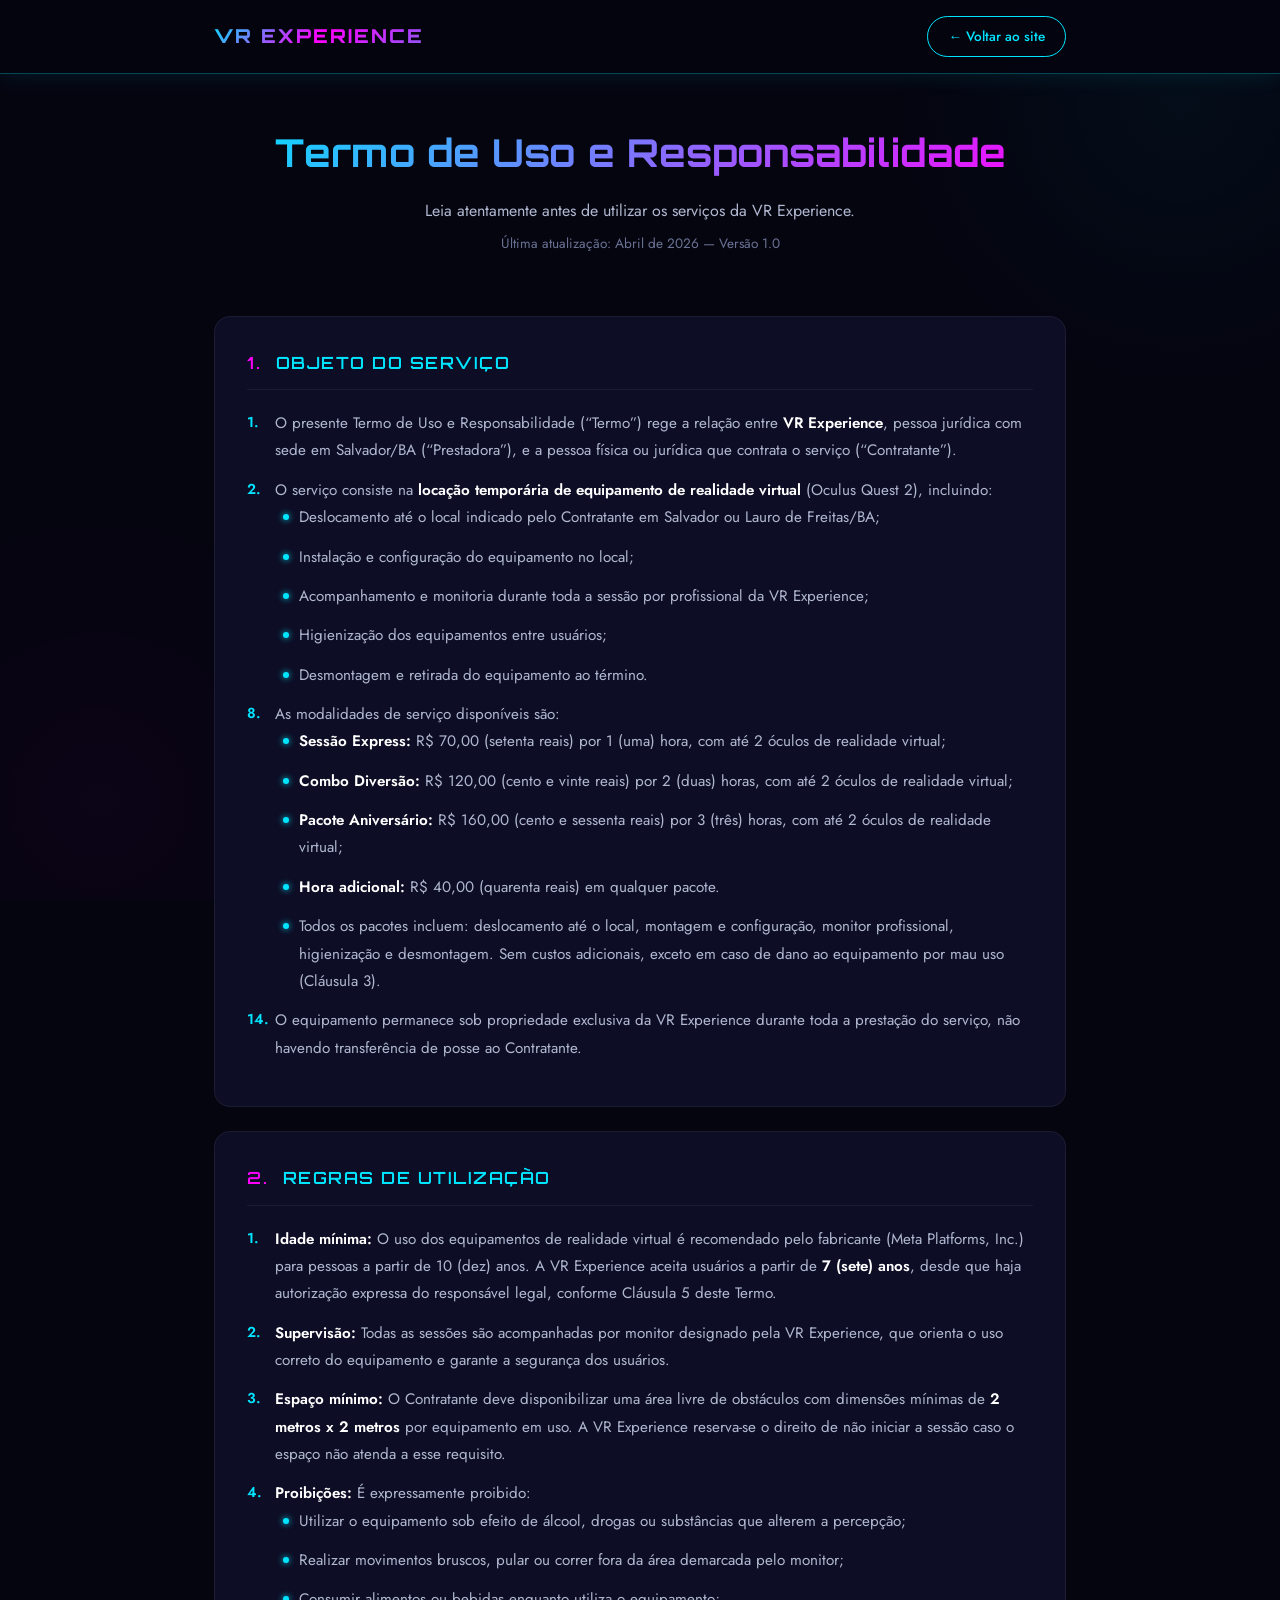
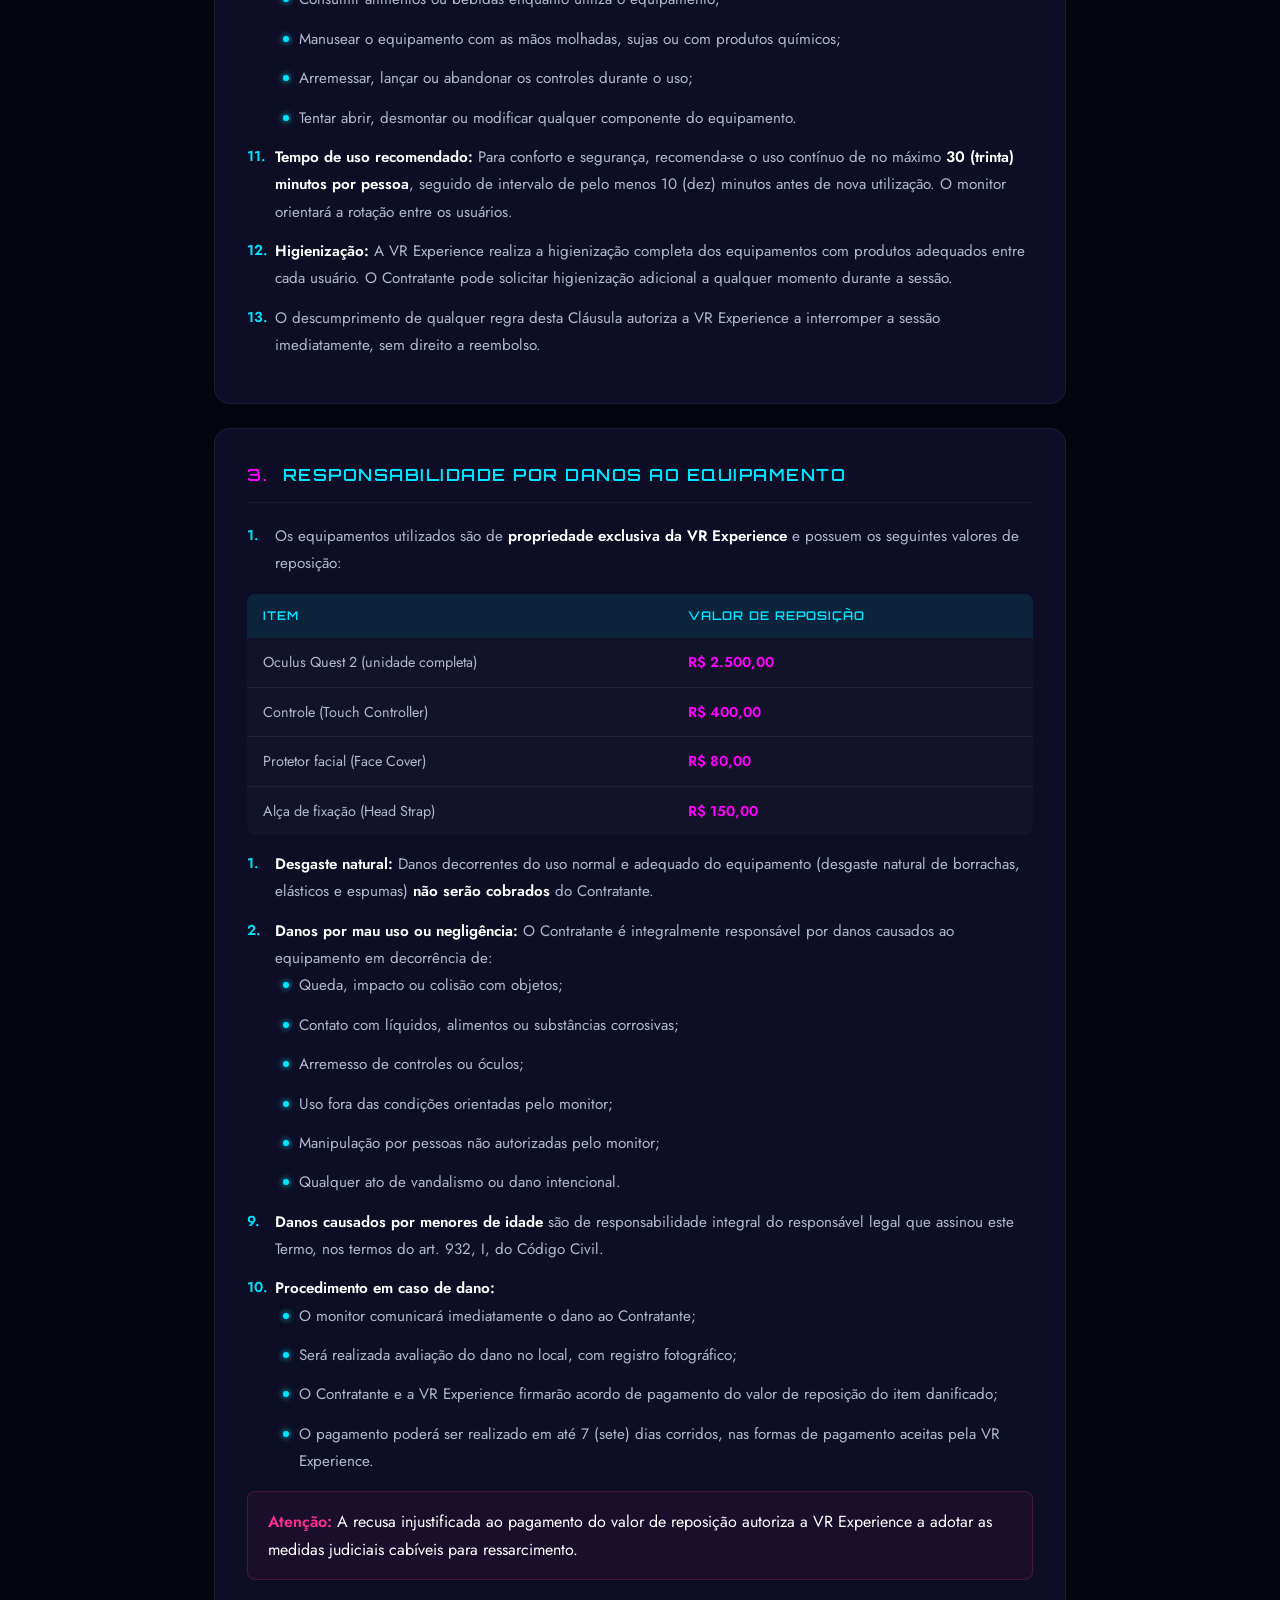
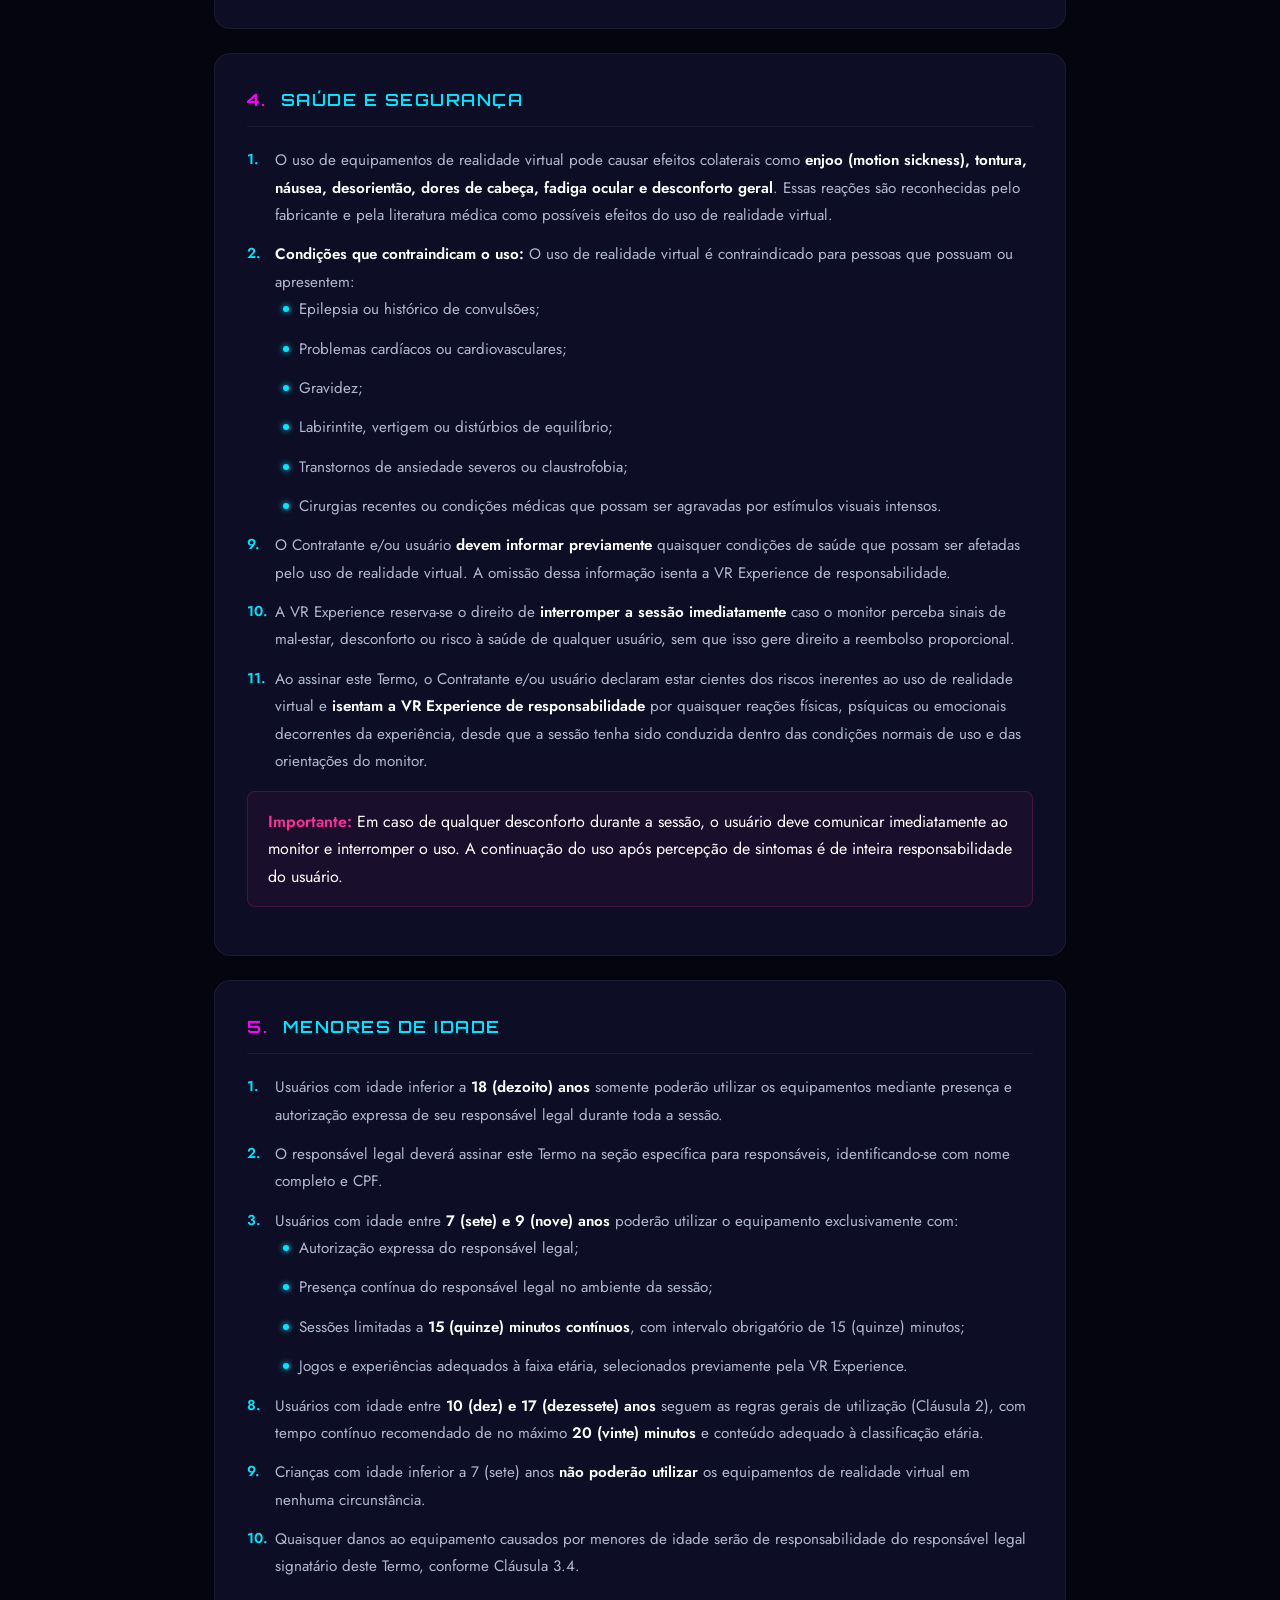
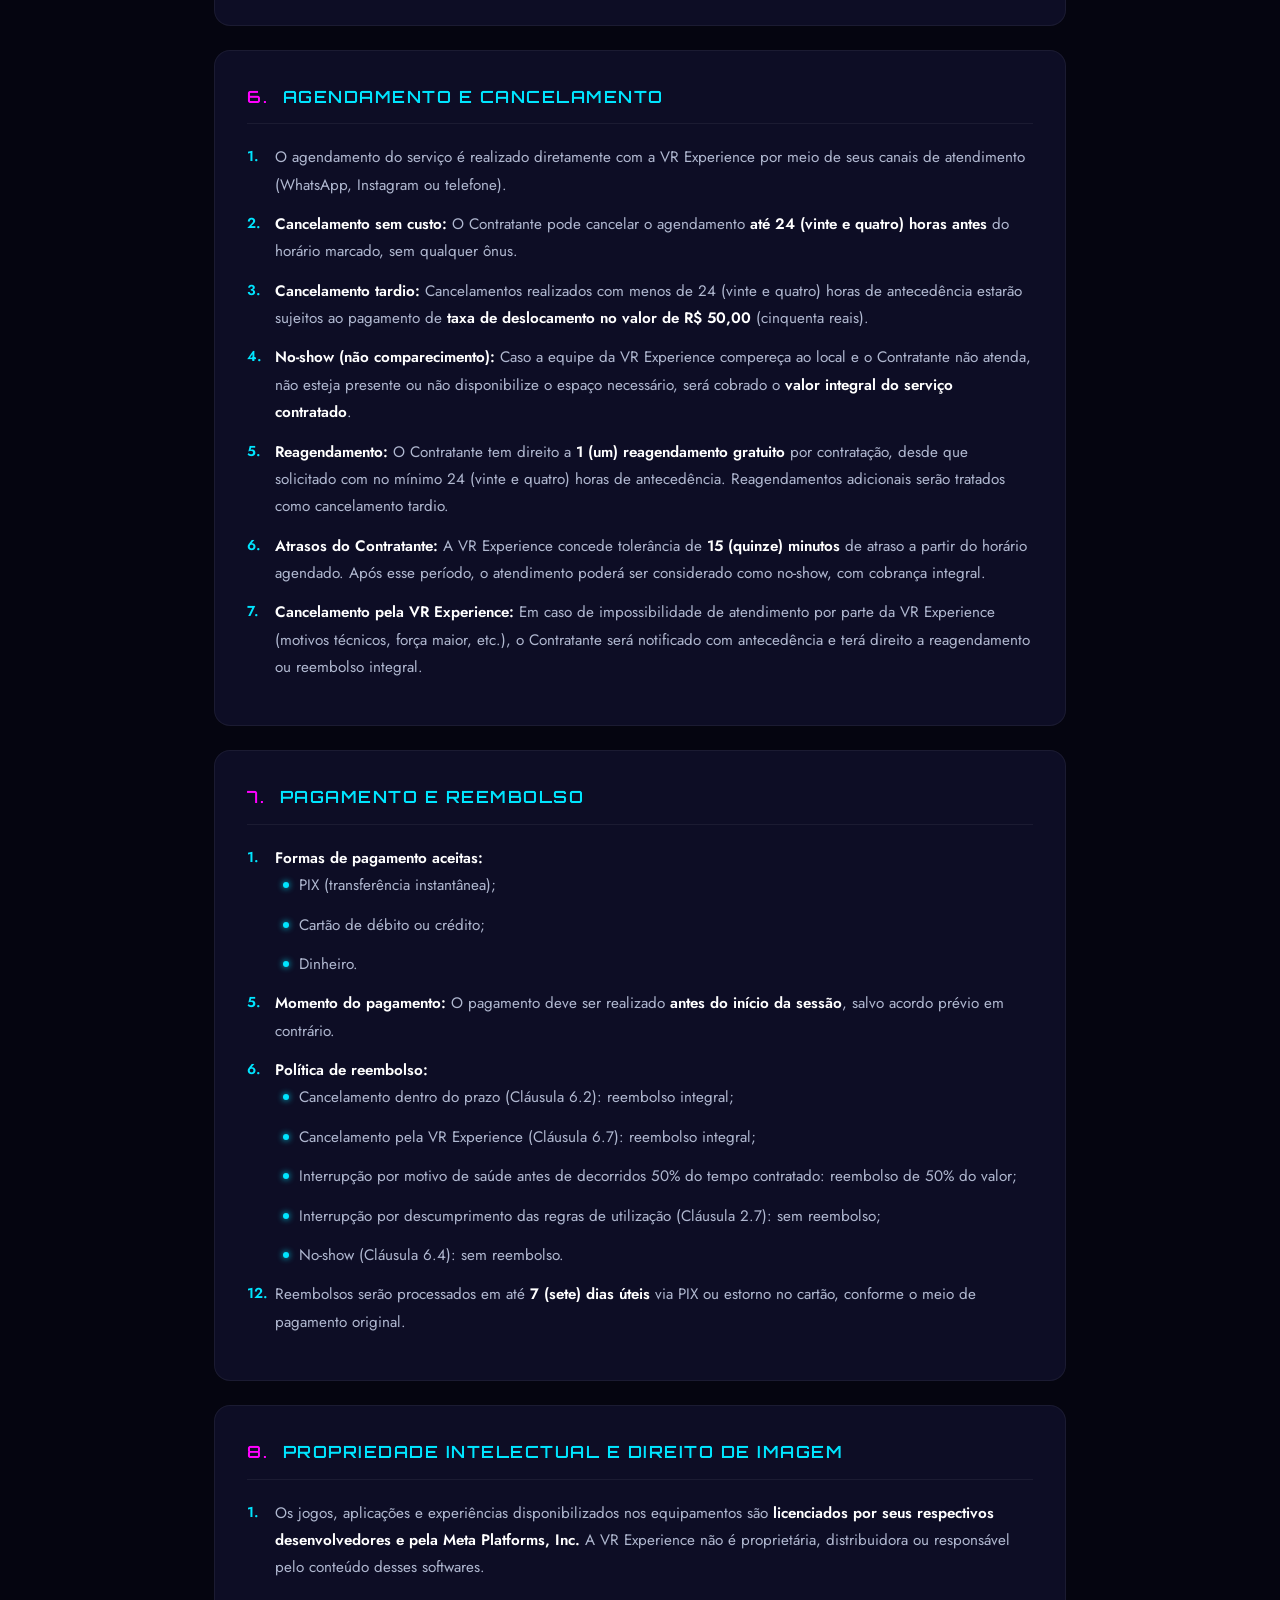
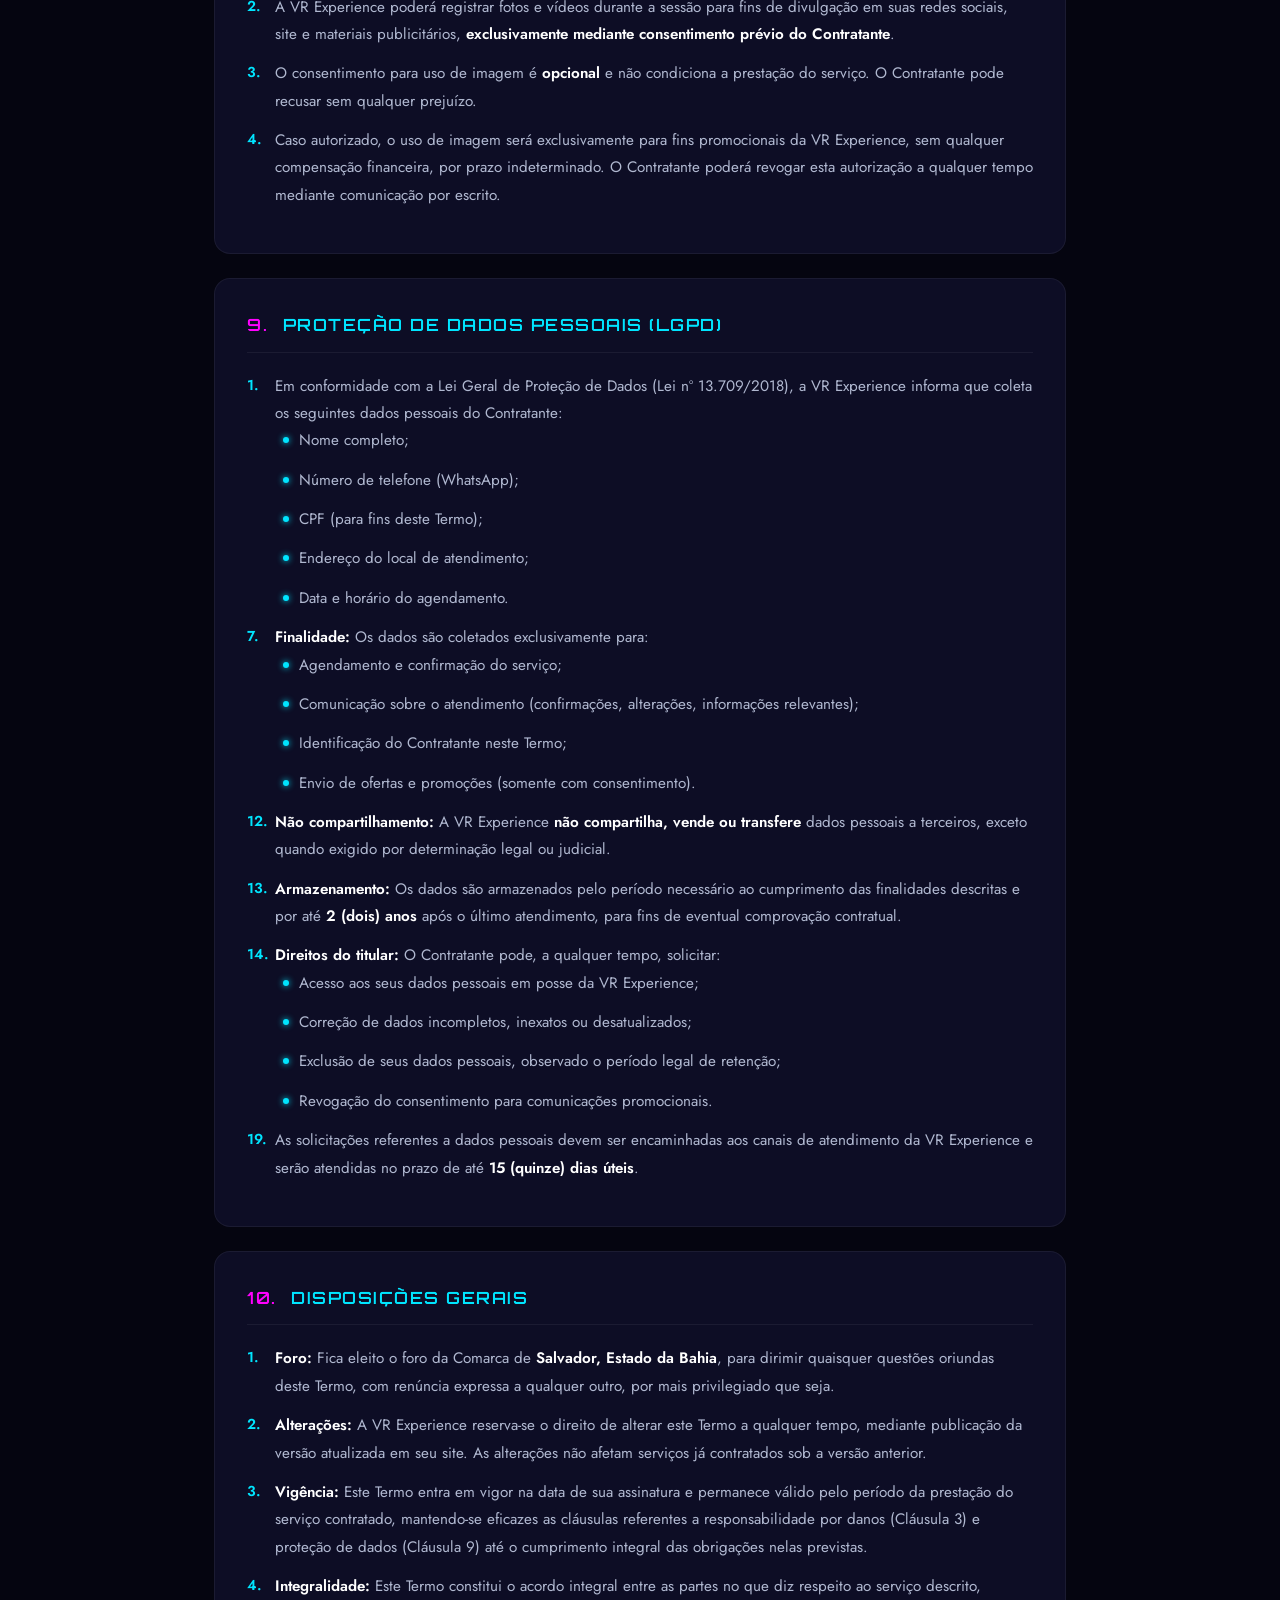
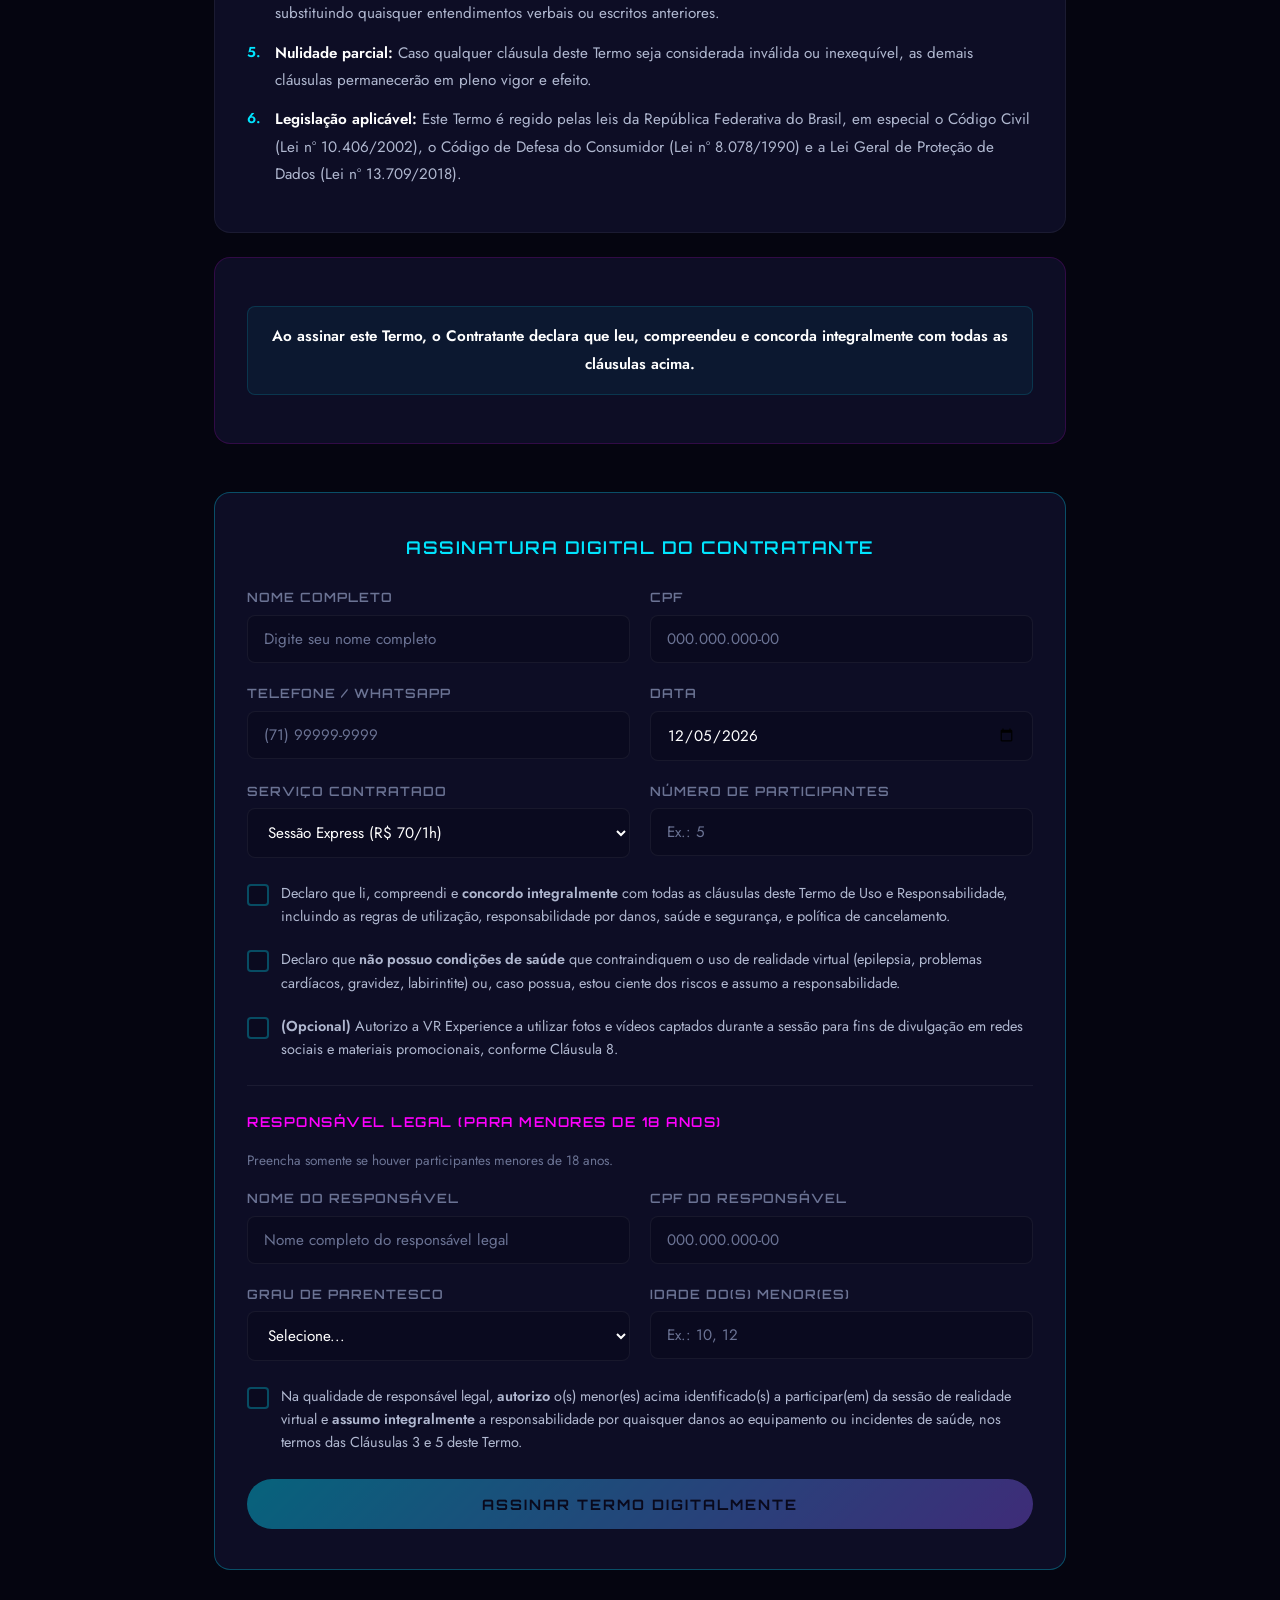
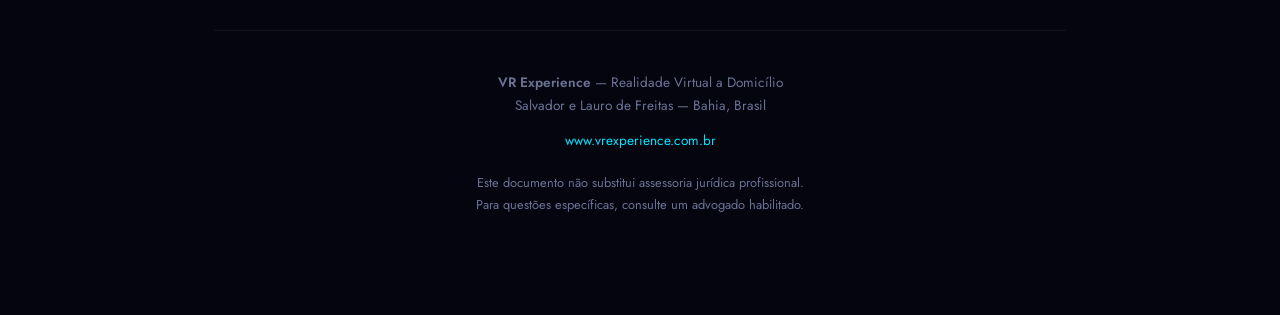
<file: termos.html>
<!DOCTYPE html>
<html lang="pt-BR">
<head>
  <meta charset="UTF-8">
  <meta name="viewport" content="width=device-width, initial-scale=1.0">
  <title>Termos de Uso e Responsabilidade | VR Experience</title>
  <meta name="description" content="Termo de Uso e Responsabilidade para o servi&ccedil;o de aluguel de &oacute;culos de realidade virtual a domic&iacute;lio da VR Experience em Salvador e Lauro de Freitas.">
  <meta name="robots" content="index, follow">
  <meta name="theme-color" content="#050510">
  <link rel="icon" type="image/svg+xml" href="data:image/svg+xml,<svg xmlns='http://www.w3.org/2000/svg' viewBox='0 0 100 100'><text y='.9em' font-size='90'>&#x1F97D;</text></svg>">

  <style>
    @font-face { font-family: 'Jost'; font-style: normal; font-weight: 400; font-display: swap; src: url('fonts/jost-400.ttf') format('truetype'); }
    @font-face { font-family: 'Jost'; font-style: normal; font-weight: 500; font-display: swap; src: url('fonts/jost-500.ttf') format('truetype'); }
    @font-face { font-family: 'Jost'; font-style: normal; font-weight: 600; font-display: swap; src: url('fonts/jost-600.ttf') format('truetype'); }
    @font-face { font-family: 'Orbitron'; font-style: normal; font-weight: 400; font-display: swap; src: url('fonts/orbitron-400.ttf') format('truetype'); }
    @font-face { font-family: 'Orbitron'; font-style: normal; font-weight: 500; font-display: swap; src: url('fonts/orbitron-500.ttf') format('truetype'); }
    @font-face { font-family: 'Orbitron'; font-style: normal; font-weight: 600; font-display: swap; src: url('fonts/orbitron-600.ttf') format('truetype'); }
    @font-face { font-family: 'Orbitron'; font-style: normal; font-weight: 700; font-display: swap; src: url('fonts/orbitron-700.ttf') format('truetype'); }
    @font-face { font-family: 'Orbitron'; font-style: normal; font-weight: 800; font-display: swap; src: url('fonts/orbitron-800.ttf') format('truetype'); }
    @font-face { font-family: 'Orbitron'; font-style: normal; font-weight: 900; font-display: swap; src: url('fonts/orbitron-900.ttf') format('truetype'); }
  </style>
  <style>
    /* ===== RESET & BASE ===== */
    *, *::before, *::after { margin: 0; padding: 0; box-sizing: border-box; }

    :root {
      --bg-primary: #050510;
      --bg-secondary: #0a0a1f;
      --bg-card: #0d0d25;
      --bg-card-hover: #14143a;
      --neon-cyan: #00e5ff;
      --neon-magenta: #ff00ff;
      --neon-purple: #8b5cf6;
      --neon-green: #39ff14;
      --neon-pink: #ff2d95;
      --neon-orange: #ff6b00;
      --text-primary: #ffffff;
      --text-secondary: #b0b8d0;
      --text-muted: #6b7394;
      --border-subtle: rgba(255, 255, 255, 0.06);
      --border-neon: rgba(0, 229, 255, 0.3);
      --font-display: 'Orbitron', sans-serif;
      --font-body: 'Jost', sans-serif;
      --radius: 16px;
      --radius-sm: 8px;
      --transition: 0.3s cubic-bezier(0.4, 0, 0.2, 1);
      --glow-cyan: 0 0 10px rgba(0, 229, 255, 0.5), 0 0 20px rgba(0, 229, 255, 0.3), 0 0 40px rgba(0, 229, 255, 0.15);
      --glow-magenta: 0 0 10px rgba(255, 0, 255, 0.5), 0 0 20px rgba(255, 0, 255, 0.3), 0 0 40px rgba(255, 0, 255, 0.15);
    }

    html { scroll-behavior: smooth; }

    body {
      font-family: var(--font-body);
      background: var(--bg-primary);
      color: var(--text-primary);
      overflow-x: hidden;
      line-height: 1.7;
    }

    a { text-decoration: none; color: inherit; }

    /* ===== SCROLLBAR ===== */
    ::-webkit-scrollbar { width: 6px; }
    ::-webkit-scrollbar-track { background: var(--bg-primary); }
    ::-webkit-scrollbar-thumb { background: var(--neon-cyan); border-radius: 3px; }

    /* ===== TOP BAR ===== */
    .top-bar {
      position: fixed;
      top: 0;
      left: 0;
      right: 0;
      z-index: 1000;
      padding: 16px 0;
      background: rgba(5, 5, 16, 0.95);
      backdrop-filter: blur(20px);
      border-bottom: 1px solid var(--border-neon);
      box-shadow: 0 2px 20px rgba(0, 229, 255, 0.1);
    }

    .top-bar .container {
      max-width: 900px;
      margin: 0 auto;
      padding: 0 24px;
      display: flex;
      align-items: center;
      justify-content: space-between;
    }

    .nav-logo {
      font-family: var(--font-display);
      font-size: 1.2rem;
      font-weight: 800;
      background: linear-gradient(135deg, var(--neon-cyan), var(--neon-magenta), var(--neon-purple));
      -webkit-background-clip: text;
      -webkit-text-fill-color: transparent;
      background-clip: text;
      letter-spacing: 2px;
    }

    .back-btn {
      display: inline-flex;
      align-items: center;
      gap: 8px;
      padding: 8px 20px;
      background: transparent;
      border: 1px solid var(--neon-cyan);
      border-radius: 50px;
      color: var(--neon-cyan);
      font-family: var(--font-body);
      font-size: 0.85rem;
      font-weight: 500;
      cursor: pointer;
      transition: var(--transition);
      text-decoration: none;
    }

    .back-btn:hover {
      background: var(--neon-cyan);
      color: var(--bg-primary);
      box-shadow: var(--glow-cyan);
    }

    /* ===== MAIN CONTENT ===== */
    .terms-wrapper {
      max-width: 900px;
      margin: 0 auto;
      padding: 120px 24px 60px;
    }

    /* ===== HEADER ===== */
    .terms-header {
      text-align: center;
      margin-bottom: 60px;
    }

    .terms-header h1 {
      font-family: var(--font-display);
      font-size: clamp(1.6rem, 4vw, 2.4rem);
      font-weight: 700;
      background: linear-gradient(135deg, var(--neon-cyan), var(--neon-magenta));
      -webkit-background-clip: text;
      -webkit-text-fill-color: transparent;
      background-clip: text;
      margin-bottom: 12px;
    }

    .terms-header .subtitle {
      color: var(--text-secondary);
      font-size: 1rem;
    }

    .terms-header .version {
      color: var(--text-muted);
      font-size: 0.85rem;
      margin-top: 8px;
    }

    /* ===== CLAUSES ===== */
    .clause {
      background: var(--bg-card);
      border: 1px solid var(--border-subtle);
      border-radius: var(--radius);
      padding: 32px;
      margin-bottom: 24px;
      transition: var(--transition);
    }

    .clause:hover {
      border-color: var(--border-neon);
      box-shadow: 0 0 30px rgba(0, 229, 255, 0.05);
    }

    .clause h2 {
      font-family: var(--font-display);
      font-size: 1.05rem;
      font-weight: 600;
      color: var(--neon-cyan);
      text-transform: uppercase;
      letter-spacing: 1.5px;
      margin-bottom: 20px;
      padding-bottom: 12px;
      border-bottom: 1px solid var(--border-subtle);
    }

    .clause h2 .clause-number {
      color: var(--neon-magenta);
      margin-right: 8px;
    }

    .clause p,
    .clause li {
      color: var(--text-secondary);
      font-size: 0.95rem;
      line-height: 1.8;
      margin-bottom: 12px;
    }

    .clause ol {
      list-style: none;
      counter-reset: sub-clause;
      padding-left: 0;
    }

    .clause ol li {
      counter-increment: sub-clause;
      padding-left: 28px;
      position: relative;
    }

    .clause ol li::before {
      content: counter(sub-clause) ".";
      position: absolute;
      left: 0;
      color: var(--neon-cyan);
      font-weight: 600;
      font-size: 0.9rem;
    }

    .clause ul {
      list-style: none;
      padding-left: 0;
    }

    .clause ul li {
      padding-left: 24px;
      position: relative;
    }

    .clause ul li::before {
      content: "";
      position: absolute;
      left: 8px;
      top: 10px;
      width: 6px;
      height: 6px;
      border-radius: 50%;
      background: var(--neon-cyan);
      box-shadow: 0 0 6px var(--neon-cyan);
    }

    .clause strong {
      color: var(--text-primary);
      font-weight: 600;
    }

    .clause .highlight-box {
      background: rgba(0, 229, 255, 0.05);
      border: 1px solid rgba(0, 229, 255, 0.15);
      border-radius: var(--radius-sm);
      padding: 16px 20px;
      margin: 16px 0;
    }

    .clause .warning-box {
      background: rgba(255, 45, 149, 0.05);
      border: 1px solid rgba(255, 45, 149, 0.2);
      border-radius: var(--radius-sm);
      padding: 16px 20px;
      margin: 16px 0;
    }

    .clause .warning-box strong {
      color: var(--neon-pink);
    }

    /* ===== TABLE ===== */
    .values-table {
      width: 100%;
      border-collapse: separate;
      border-spacing: 0;
      margin: 16px 0;
      border-radius: var(--radius-sm);
      overflow: hidden;
    }

    .values-table th,
    .values-table td {
      padding: 12px 16px;
      text-align: left;
      font-size: 0.9rem;
    }

    .values-table th {
      background: rgba(0, 229, 255, 0.1);
      color: var(--neon-cyan);
      font-family: var(--font-display);
      font-size: 0.75rem;
      font-weight: 600;
      letter-spacing: 1px;
      text-transform: uppercase;
    }

    .values-table td {
      background: rgba(255, 255, 255, 0.02);
      color: var(--text-secondary);
      border-bottom: 1px solid var(--border-subtle);
    }

    .values-table tr:last-child td {
      border-bottom: none;
    }

    .values-table .value {
      color: var(--neon-magenta);
      font-weight: 600;
    }

    /* ===== SIGNATURE SECTION ===== */
    .signature-section {
      background: var(--bg-card);
      border: 1px solid var(--border-neon);
      border-radius: var(--radius);
      padding: 40px 32px;
      margin-top: 48px;
    }

    .signature-section h2 {
      font-family: var(--font-display);
      font-size: 1.1rem;
      font-weight: 600;
      color: var(--neon-cyan);
      text-transform: uppercase;
      letter-spacing: 1.5px;
      margin-bottom: 24px;
      text-align: center;
    }

    .form-grid {
      display: grid;
      grid-template-columns: 1fr 1fr;
      gap: 20px;
      margin-bottom: 24px;
    }

    .form-group {
      display: flex;
      flex-direction: column;
      gap: 6px;
    }

    .form-group.full-width {
      grid-column: 1 / -1;
    }

    .form-group label {
      font-size: 0.8rem;
      font-weight: 600;
      color: var(--text-muted);
      text-transform: uppercase;
      letter-spacing: 1px;
      font-family: var(--font-display);
    }

    .form-group input,
    .form-group select {
      padding: 12px 16px;
      background: var(--bg-secondary);
      border: 1px solid var(--border-subtle);
      border-radius: var(--radius-sm);
      color: var(--text-primary);
      font-family: var(--font-body);
      font-size: 0.95rem;
      transition: var(--transition);
      outline: none;
    }

    .form-group input:focus,
    .form-group select:focus {
      border-color: var(--neon-cyan);
      box-shadow: 0 0 10px rgba(0, 229, 255, 0.15);
    }

    .form-group input::placeholder {
      color: var(--text-muted);
    }

    .checkbox-group {
      display: flex;
      align-items: flex-start;
      gap: 12px;
      margin: 20px 0;
      cursor: pointer;
    }

    .checkbox-group input[type="checkbox"] {
      appearance: none;
      -webkit-appearance: none;
      width: 22px;
      height: 22px;
      min-width: 22px;
      border: 2px solid var(--border-neon);
      border-radius: 4px;
      background: var(--bg-secondary);
      cursor: pointer;
      position: relative;
      margin-top: 2px;
      transition: var(--transition);
    }

    .checkbox-group input[type="checkbox"]:checked {
      background: var(--neon-cyan);
      border-color: var(--neon-cyan);
      box-shadow: var(--glow-cyan);
    }

    .checkbox-group input[type="checkbox"]:checked::after {
      content: "\2713";
      position: absolute;
      top: 50%;
      left: 50%;
      transform: translate(-50%, -50%);
      color: var(--bg-primary);
      font-size: 14px;
      font-weight: 700;
    }

    .checkbox-group label {
      color: var(--text-secondary);
      font-size: 0.9rem;
      line-height: 1.6;
      cursor: pointer;
    }

    .submit-btn {
      display: block;
      width: 100%;
      padding: 16px 32px;
      background: linear-gradient(135deg, var(--neon-cyan), var(--neon-purple));
      border: none;
      border-radius: 50px;
      color: var(--bg-primary);
      font-family: var(--font-display);
      font-size: 0.9rem;
      font-weight: 700;
      letter-spacing: 2px;
      text-transform: uppercase;
      cursor: pointer;
      transition: var(--transition);
      margin-top: 24px;
    }

    .submit-btn:hover {
      box-shadow: var(--glow-cyan);
      transform: translateY(-2px);
    }

    .submit-btn:disabled {
      opacity: 0.4;
      cursor: not-allowed;
      transform: none;
      box-shadow: none;
    }

    /* ===== MINOR SECTION ===== */
    .minor-section {
      border-top: 1px solid var(--border-subtle);
      margin-top: 24px;
      padding-top: 24px;
    }

    .minor-section h3 {
      font-family: var(--font-display);
      font-size: 0.85rem;
      font-weight: 600;
      color: var(--neon-magenta);
      text-transform: uppercase;
      letter-spacing: 1.5px;
      margin-bottom: 16px;
    }

    /* ===== FOOTER ===== */
    .terms-footer {
      text-align: center;
      padding: 40px 24px;
      color: var(--text-muted);
      font-size: 0.85rem;
      border-top: 1px solid var(--border-subtle);
      margin-top: 60px;
    }

    .terms-footer a {
      color: var(--neon-cyan);
      transition: var(--transition);
    }

    .terms-footer a:hover {
      text-shadow: 0 0 10px var(--neon-cyan);
    }

    /* ===== PRINT ===== */
    @media print {
      body { background: #fff; color: #000; }
      .top-bar { display: none; }
      .terms-wrapper { padding-top: 20px; }
      .clause { background: #fff; border: 1px solid #ddd; box-shadow: none; }
      .clause:hover { border-color: #ddd; box-shadow: none; }
      .clause h2 { color: #333; }
      .clause h2 .clause-number { color: #666; }
      .clause p, .clause li { color: #333; }
      .clause strong { color: #000; }
      .terms-header h1 { background: none; -webkit-text-fill-color: #000; color: #000; }
      .terms-header .subtitle { color: #333; }
      .highlight-box { background: #f5f5f5; border-color: #ccc; }
      .warning-box { background: #fff5f5; border-color: #e0a0a0; }
      .warning-box strong { color: #c00; }
      .values-table th { background: #f0f0f0; color: #333; }
      .values-table td { color: #333; }
      .values-table .value { color: #c00; }
      .signature-section { border-color: #333; background: #fff; }
      .signature-section h2 { color: #333; }
      .submit-btn { display: none; }
      .back-btn { display: none; }
      .nav-logo { background: none; -webkit-text-fill-color: #000; }
    }

    /* ===== RESPONSIVE ===== */
    @media (max-width: 640px) {
      .clause { padding: 24px 20px; }
      .form-grid { grid-template-columns: 1fr; }
      .signature-section { padding: 28px 20px; }
      .top-bar .container { flex-direction: column; gap: 12px; }
    }

    /* ===== BACKGROUND EFFECT ===== */
    .bg-glow {
      position: fixed;
      top: 0;
      left: 0;
      right: 0;
      bottom: 0;
      z-index: -1;
      pointer-events: none;
      overflow: hidden;
    }

    .bg-glow::before {
      content: '';
      position: absolute;
      top: -200px;
      right: -200px;
      width: 600px;
      height: 600px;
      background: radial-gradient(circle, rgba(0, 229, 255, 0.04), transparent 70%);
      border-radius: 50%;
    }

    .bg-glow::after {
      content: '';
      position: absolute;
      bottom: -200px;
      left: -200px;
      width: 600px;
      height: 600px;
      background: radial-gradient(circle, rgba(255, 0, 255, 0.03), transparent 70%);
      border-radius: 50%;
    }
  </style>
</head>
<body>
  <div class="bg-glow"></div>

  <!-- TOP BAR -->
  <div class="top-bar">
    <div class="container">
      <a href="index.html" class="nav-logo">VR EXPERIENCE</a>
      <a href="index.html" class="back-btn">&#8592; Voltar ao site</a>
    </div>
  </div>

  <!-- MAIN CONTENT -->
  <div class="terms-wrapper">

    <!-- HEADER -->
    <div class="terms-header">
      <h1>Termo de Uso e Responsabilidade</h1>
      <p class="subtitle">Leia atentamente antes de utilizar os servi&ccedil;os da VR Experience.</p>
      <p class="version">&Uacute;ltima atualiza&ccedil;&atilde;o: Abril de 2026 &mdash; Vers&atilde;o 1.0</p>
    </div>

    <!-- CLAUSULA 1 -->
    <div class="clause">
      <h2><span class="clause-number">1.</span> Objeto do Servi&ccedil;o</h2>
      <ol>
        <li>O presente Termo de Uso e Responsabilidade (&ldquo;Termo&rdquo;) rege a rela&ccedil;&atilde;o entre <strong>VR Experience</strong>, pessoa jur&iacute;dica com sede em Salvador/BA (&ldquo;Prestadora&rdquo;), e a pessoa f&iacute;sica ou jur&iacute;dica que contrata o servi&ccedil;o (&ldquo;Contratante&rdquo;).</li>
        <li>O servi&ccedil;o consiste na <strong>loca&ccedil;&atilde;o tempor&aacute;ria de equipamento de realidade virtual</strong> (Oculus Quest 2), incluindo:
          <ul>
            <li>Deslocamento at&eacute; o local indicado pelo Contratante em Salvador ou Lauro de Freitas/BA;</li>
            <li>Instala&ccedil;&atilde;o e configura&ccedil;&atilde;o do equipamento no local;</li>
            <li>Acompanhamento e monitoria durante toda a sess&atilde;o por profissional da VR Experience;</li>
            <li>Higieniza&ccedil;&atilde;o dos equipamentos entre usu&aacute;rios;</li>
            <li>Desmontagem e retirada do equipamento ao t&eacute;rmino.</li>
          </ul>
        </li>
        <li>As modalidades de servi&ccedil;o dispon&iacute;veis s&atilde;o:
          <ul>
            <li><strong>Sess&atilde;o Express:</strong> R$ 70,00 (setenta reais) por 1 (uma) hora, com at&eacute; 2 &oacute;culos de realidade virtual;</li>
            <li><strong>Combo Divers&atilde;o:</strong> R$ 120,00 (cento e vinte reais) por 2 (duas) horas, com at&eacute; 2 &oacute;culos de realidade virtual;</li>
            <li><strong>Pacote Anivers&aacute;rio:</strong> R$ 160,00 (cento e sessenta reais) por 3 (tr&ecirc;s) horas, com at&eacute; 2 &oacute;culos de realidade virtual;</li>
            <li><strong>Hora adicional:</strong> R$ 40,00 (quarenta reais) em qualquer pacote.</li>
            <li>Todos os pacotes incluem: deslocamento at&eacute; o local, montagem e configura&ccedil;&atilde;o, monitor profissional, higieniza&ccedil;&atilde;o e desmontagem. Sem custos adicionais, exceto em caso de dano ao equipamento por mau uso (Cl&aacute;usula 3).</li>
          </ul>
        </li>
        <li>O equipamento permanece sob propriedade exclusiva da VR Experience durante toda a presta&ccedil;&atilde;o do servi&ccedil;o, n&atilde;o havendo transfer&ecirc;ncia de posse ao Contratante.</li>
      </ol>
    </div>

    <!-- CLAUSULA 2 -->
    <div class="clause">
      <h2><span class="clause-number">2.</span> Regras de Utiliza&ccedil;&atilde;o</h2>
      <ol>
        <li><strong>Idade m&iacute;nima:</strong> O uso dos equipamentos de realidade virtual &eacute; recomendado pelo fabricante (Meta Platforms, Inc.) para pessoas a partir de 10 (dez) anos. A VR Experience aceita usu&aacute;rios a partir de <strong>7 (sete) anos</strong>, desde que haja autoriza&ccedil;&atilde;o expressa do respons&aacute;vel legal, conforme Cl&aacute;usula 5 deste Termo.</li>
        <li><strong>Supervis&atilde;o:</strong> Todas as sess&otilde;es s&atilde;o acompanhadas por monitor designado pela VR Experience, que orienta o uso correto do equipamento e garante a seguran&ccedil;a dos usu&aacute;rios.</li>
        <li><strong>Espa&ccedil;o m&iacute;nimo:</strong> O Contratante deve disponibilizar uma &aacute;rea livre de obst&aacute;culos com dimens&otilde;es m&iacute;nimas de <strong>2 metros x 2 metros</strong> por equipamento em uso. A VR Experience reserva-se o direito de n&atilde;o iniciar a sess&atilde;o caso o espa&ccedil;o n&atilde;o atenda a esse requisito.</li>
        <li><strong>Proibi&ccedil;&otilde;es:</strong> &Eacute; expressamente proibido:
          <ul>
            <li>Utilizar o equipamento sob efeito de &aacute;lcool, drogas ou subst&acirc;ncias que alterem a percep&ccedil;&atilde;o;</li>
            <li>Realizar movimentos bruscos, pular ou correr fora da &aacute;rea demarcada pelo monitor;</li>
            <li>Consumir alimentos ou bebidas enquanto utiliza o equipamento;</li>
            <li>Manusear o equipamento com as m&atilde;os molhadas, sujas ou com produtos qu&iacute;micos;</li>
            <li>Arremessar, lan&ccedil;ar ou abandonar os controles durante o uso;</li>
            <li>Tentar abrir, desmontar ou modificar qualquer componente do equipamento.</li>
          </ul>
        </li>
        <li><strong>Tempo de uso recomendado:</strong> Para conforto e seguran&ccedil;a, recomenda-se o uso cont&iacute;nuo de no m&aacute;ximo <strong>30 (trinta) minutos por pessoa</strong>, seguido de intervalo de pelo menos 10 (dez) minutos antes de nova utiliza&ccedil;&atilde;o. O monitor orientar&aacute; a rota&ccedil;&atilde;o entre os usu&aacute;rios.</li>
        <li><strong>Higieniza&ccedil;&atilde;o:</strong> A VR Experience realiza a higieniza&ccedil;&atilde;o completa dos equipamentos com produtos adequados entre cada usu&aacute;rio. O Contratante pode solicitar higieniza&ccedil;&atilde;o adicional a qualquer momento durante a sess&atilde;o.</li>
        <li>O descumprimento de qualquer regra desta Cl&aacute;usula autoriza a VR Experience a interromper a sess&atilde;o imediatamente, sem direito a reembolso.</li>
      </ol>
    </div>

    <!-- CLAUSULA 3 -->
    <div class="clause">
      <h2><span class="clause-number">3.</span> Responsabilidade por Danos ao Equipamento</h2>
      <ol>
        <li>Os equipamentos utilizados s&atilde;o de <strong>propriedade exclusiva da VR Experience</strong> e possuem os seguintes valores de reposi&ccedil;&atilde;o:</li>
      </ol>

      <table class="values-table">
        <thead>
          <tr>
            <th>Item</th>
            <th>Valor de Reposi&ccedil;&atilde;o</th>
          </tr>
        </thead>
        <tbody>
          <tr>
            <td>Oculus Quest 2 (unidade completa)</td>
            <td class="value">R$ 2.500,00</td>
          </tr>
          <tr>
            <td>Controle (Touch Controller)</td>
            <td class="value">R$ 400,00</td>
          </tr>
          <tr>
            <td>Protetor facial (Face Cover)</td>
            <td class="value">R$ 80,00</td>
          </tr>
          <tr>
            <td>Al&ccedil;a de fixa&ccedil;&atilde;o (Head Strap)</td>
            <td class="value">R$ 150,00</td>
          </tr>
        </tbody>
      </table>

      <ol start="2">
        <li><strong>Desgaste natural:</strong> Danos decorrentes do uso normal e adequado do equipamento (desgaste natural de borrachas, el&aacute;sticos e espumas) <strong>n&atilde;o ser&atilde;o cobrados</strong> do Contratante.</li>
        <li><strong>Danos por mau uso ou neglig&ecirc;ncia:</strong> O Contratante &eacute; integralmente respons&aacute;vel por danos causados ao equipamento em decorr&ecirc;ncia de:
          <ul>
            <li>Queda, impacto ou colis&atilde;o com objetos;</li>
            <li>Contato com l&iacute;quidos, alimentos ou subst&acirc;ncias corrosivas;</li>
            <li>Arremesso de controles ou &oacute;culos;</li>
            <li>Uso fora das condi&ccedil;&otilde;es orientadas pelo monitor;</li>
            <li>Manipula&ccedil;&atilde;o por pessoas n&atilde;o autorizadas pelo monitor;</li>
            <li>Qualquer ato de vandalismo ou dano intencional.</li>
          </ul>
        </li>
        <li><strong>Danos causados por menores de idade</strong> s&atilde;o de responsabilidade integral do respons&aacute;vel legal que assinou este Termo, nos termos do art. 932, I, do C&oacute;digo Civil.</li>
        <li><strong>Procedimento em caso de dano:</strong>
          <ul>
            <li>O monitor comunicar&aacute; imediatamente o dano ao Contratante;</li>
            <li>Ser&aacute; realizada avalia&ccedil;&atilde;o do dano no local, com registro fotogr&aacute;fico;</li>
            <li>O Contratante e a VR Experience firmar&atilde;o acordo de pagamento do valor de reposi&ccedil;&atilde;o do item danificado;</li>
            <li>O pagamento poder&aacute; ser realizado em at&eacute; 7 (sete) dias corridos, nas formas de pagamento aceitas pela VR Experience.</li>
          </ul>
        </li>
      </ol>

      <div class="warning-box">
        <strong>Aten&ccedil;&atilde;o:</strong> A recusa injustificada ao pagamento do valor de reposi&ccedil;&atilde;o autoriza a VR Experience a adotar as medidas judiciais cab&iacute;veis para ressarcimento.
      </div>
    </div>

    <!-- CLAUSULA 4 -->
    <div class="clause">
      <h2><span class="clause-number">4.</span> Sa&uacute;de e Seguran&ccedil;a</h2>
      <ol>
        <li>O uso de equipamentos de realidade virtual pode causar efeitos colaterais como <strong>enjoo (motion sickness), tontura, n&aacute;usea, desorient&atilde;o, dores de cabe&ccedil;a, fadiga ocular e desconforto geral</strong>. Essas rea&ccedil;&otilde;es s&atilde;o reconhecidas pelo fabricante e pela literatura m&eacute;dica como poss&iacute;veis efeitos do uso de realidade virtual.</li>
        <li><strong>Condi&ccedil;&otilde;es que contraindicam o uso:</strong> O uso de realidade virtual &eacute; contraindicado para pessoas que possuam ou apresentem:
          <ul>
            <li>Epilepsia ou hist&oacute;rico de convuls&otilde;es;</li>
            <li>Problemas card&iacute;acos ou cardiovasculares;</li>
            <li>Gravidez;</li>
            <li>Labirintite, vertigem ou dist&uacute;rbios de equil&iacute;brio;</li>
            <li>Transtornos de ansiedade severos ou claustrofobia;</li>
            <li>Cirurgias recentes ou condi&ccedil;&otilde;es m&eacute;dicas que possam ser agravadas por est&iacute;mulos visuais intensos.</li>
          </ul>
        </li>
        <li>O Contratante e/ou usu&aacute;rio <strong>devem informar previamente</strong> quaisquer condi&ccedil;&otilde;es de sa&uacute;de que possam ser afetadas pelo uso de realidade virtual. A omiss&atilde;o dessa informa&ccedil;&atilde;o isenta a VR Experience de responsabilidade.</li>
        <li>A VR Experience reserva-se o direito de <strong>interromper a sess&atilde;o imediatamente</strong> caso o monitor perceba sinais de mal-estar, desconforto ou risco &agrave; sa&uacute;de de qualquer usu&aacute;rio, sem que isso gere direito a reembolso proporcional.</li>
        <li>Ao assinar este Termo, o Contratante e/ou usu&aacute;rio declaram estar cientes dos riscos inerentes ao uso de realidade virtual e <strong>isentam a VR Experience de responsabilidade</strong> por quaisquer rea&ccedil;&otilde;es f&iacute;sicas, ps&iacute;quicas ou emocionais decorrentes da experi&ecirc;ncia, desde que a sess&atilde;o tenha sido conduzida dentro das condi&ccedil;&otilde;es normais de uso e das orienta&ccedil;&otilde;es do monitor.</li>
      </ol>

      <div class="warning-box">
        <strong>Importante:</strong> Em caso de qualquer desconforto durante a sess&atilde;o, o usu&aacute;rio deve comunicar imediatamente ao monitor e interromper o uso. A continua&ccedil;&atilde;o do uso ap&oacute;s percep&ccedil;&atilde;o de sintomas &eacute; de inteira responsabilidade do usu&aacute;rio.
      </div>
    </div>

    <!-- CLAUSULA 5 -->
    <div class="clause">
      <h2><span class="clause-number">5.</span> Menores de Idade</h2>
      <ol>
        <li>Usu&aacute;rios com idade inferior a <strong>18 (dezoito) anos</strong> somente poder&atilde;o utilizar os equipamentos mediante presen&ccedil;a e autoriza&ccedil;&atilde;o expressa de seu respons&aacute;vel legal durante toda a sess&atilde;o.</li>
        <li>O respons&aacute;vel legal dever&aacute; assinar este Termo na se&ccedil;&atilde;o espec&iacute;fica para respons&aacute;veis, identificando-se com nome completo e CPF.</li>
        <li>Usu&aacute;rios com idade entre <strong>7 (sete) e 9 (nove) anos</strong> poder&atilde;o utilizar o equipamento exclusivamente com:
          <ul>
            <li>Autoriza&ccedil;&atilde;o expressa do respons&aacute;vel legal;</li>
            <li>Presen&ccedil;a cont&iacute;nua do respons&aacute;vel legal no ambiente da sess&atilde;o;</li>
            <li>Sess&otilde;es limitadas a <strong>15 (quinze) minutos cont&iacute;nuos</strong>, com intervalo obrigat&oacute;rio de 15 (quinze) minutos;</li>
            <li>Jogos e experi&ecirc;ncias adequados &agrave; faixa et&aacute;ria, selecionados previamente pela VR Experience.</li>
          </ul>
        </li>
        <li>Usu&aacute;rios com idade entre <strong>10 (dez) e 17 (dezessete) anos</strong> seguem as regras gerais de utiliza&ccedil;&atilde;o (Cl&aacute;usula 2), com tempo cont&iacute;nuo recomendado de no m&aacute;ximo <strong>20 (vinte) minutos</strong> e conte&uacute;do adequado &agrave; classifica&ccedil;&atilde;o et&aacute;ria.</li>
        <li>Crian&ccedil;as com idade inferior a 7 (sete) anos <strong>n&atilde;o poder&atilde;o utilizar</strong> os equipamentos de realidade virtual em nenhuma circunst&acirc;ncia.</li>
        <li>Quaisquer danos ao equipamento causados por menores de idade ser&atilde;o de responsabilidade do respons&aacute;vel legal signat&aacute;rio deste Termo, conforme Cl&aacute;usula 3.4.</li>
      </ol>
    </div>

    <!-- CLAUSULA 6 -->
    <div class="clause">
      <h2><span class="clause-number">6.</span> Agendamento e Cancelamento</h2>
      <ol>
        <li>O agendamento do servi&ccedil;o &eacute; realizado diretamente com a VR Experience por meio de seus canais de atendimento (WhatsApp, Instagram ou telefone).</li>
        <li><strong>Cancelamento sem custo:</strong> O Contratante pode cancelar o agendamento <strong>at&eacute; 24 (vinte e quatro) horas antes</strong> do hor&aacute;rio marcado, sem qualquer &ocirc;nus.</li>
        <li><strong>Cancelamento tardio:</strong> Cancelamentos realizados com menos de 24 (vinte e quatro) horas de anteced&ecirc;ncia estar&atilde;o sujeitos ao pagamento de <strong>taxa de deslocamento no valor de R$ 50,00</strong> (cinquenta reais).</li>
        <li><strong>No-show (n&atilde;o comparecimento):</strong> Caso a equipe da VR Experience compere&ccedil;a ao local e o Contratante n&atilde;o atenda, n&atilde;o esteja presente ou n&atilde;o disponibilize o espa&ccedil;o necess&aacute;rio, ser&aacute; cobrado o <strong>valor integral do servi&ccedil;o contratado</strong>.</li>
        <li><strong>Reagendamento:</strong> O Contratante tem direito a <strong>1 (um) reagendamento gratuito</strong> por contrata&ccedil;&atilde;o, desde que solicitado com no m&iacute;nimo 24 (vinte e quatro) horas de anteced&ecirc;ncia. Reagendamentos adicionais ser&atilde;o tratados como cancelamento tardio.</li>
        <li><strong>Atrasos do Contratante:</strong> A VR Experience concede toler&acirc;ncia de <strong>15 (quinze) minutos</strong> de atraso a partir do hor&aacute;rio agendado. Ap&oacute;s esse per&iacute;odo, o atendimento poder&aacute; ser considerado como no-show, com cobran&ccedil;a integral.</li>
        <li><strong>Cancelamento pela VR Experience:</strong> Em caso de impossibilidade de atendimento por parte da VR Experience (motivos t&eacute;cnicos, for&ccedil;a maior, etc.), o Contratante ser&aacute; notificado com anteced&ecirc;ncia e ter&aacute; direito a reagendamento ou reembolso integral.</li>
      </ol>
    </div>

    <!-- CLAUSULA 7 -->
    <div class="clause">
      <h2><span class="clause-number">7.</span> Pagamento e Reembolso</h2>
      <ol>
        <li><strong>Formas de pagamento aceitas:</strong>
          <ul>
            <li>PIX (transfer&ecirc;ncia instant&acirc;nea);</li>
            <li>Cart&atilde;o de d&eacute;bito ou cr&eacute;dito;</li>
            <li>Dinheiro.</li>
          </ul>
        </li>
        <li><strong>Momento do pagamento:</strong> O pagamento deve ser realizado <strong>antes do in&iacute;cio da sess&atilde;o</strong>, salvo acordo pr&eacute;vio em contr&aacute;rio.</li>
        <li><strong>Pol&iacute;tica de reembolso:</strong>
          <ul>
            <li>Cancelamento dentro do prazo (Cl&aacute;usula 6.2): reembolso integral;</li>
            <li>Cancelamento pela VR Experience (Cl&aacute;usula 6.7): reembolso integral;</li>
            <li>Interrup&ccedil;&atilde;o por motivo de sa&uacute;de antes de decorridos 50% do tempo contratado: reembolso de 50% do valor;</li>
            <li>Interrup&ccedil;&atilde;o por descumprimento das regras de utiliza&ccedil;&atilde;o (Cl&aacute;usula 2.7): sem reembolso;</li>
            <li>No-show (Cl&aacute;usula 6.4): sem reembolso.</li>
          </ul>
        </li>
        <li>Reembolsos ser&atilde;o processados em at&eacute; <strong>7 (sete) dias &uacute;teis</strong> via PIX ou estorno no cart&atilde;o, conforme o meio de pagamento original.</li>
      </ol>
    </div>

    <!-- CLAUSULA 8 -->
    <div class="clause">
      <h2><span class="clause-number">8.</span> Propriedade Intelectual e Direito de Imagem</h2>
      <ol>
        <li>Os jogos, aplica&ccedil;&otilde;es e experi&ecirc;ncias disponibilizados nos equipamentos s&atilde;o <strong>licenciados por seus respectivos desenvolvedores e pela Meta Platforms, Inc.</strong> A VR Experience n&atilde;o &eacute; propriet&aacute;ria, distribuidora ou respons&aacute;vel pelo conte&uacute;do desses softwares.</li>
        <li>A VR Experience poder&aacute; registrar fotos e v&iacute;deos durante a sess&atilde;o para fins de divulga&ccedil;&atilde;o em suas redes sociais, site e materiais publicit&aacute;rios, <strong>exclusivamente mediante consentimento pr&eacute;vio do Contratante</strong>.</li>
        <li>O consentimento para uso de imagem &eacute; <strong>opcional</strong> e n&atilde;o condiciona a presta&ccedil;&atilde;o do servi&ccedil;o. O Contratante pode recusar sem qualquer preju&iacute;zo.</li>
        <li>Caso autorizado, o uso de imagem ser&aacute; exclusivamente para fins promocionais da VR Experience, sem qualquer compensa&ccedil;&atilde;o financeira, por prazo indeterminado. O Contratante poder&aacute; revogar esta autoriza&ccedil;&atilde;o a qualquer tempo mediante comunica&ccedil;&atilde;o por escrito.</li>
      </ol>
    </div>

    <!-- CLAUSULA 9 -->
    <div class="clause">
      <h2><span class="clause-number">9.</span> Prote&ccedil;&atilde;o de Dados Pessoais (LGPD)</h2>
      <ol>
        <li>Em conformidade com a Lei Geral de Prote&ccedil;&atilde;o de Dados (Lei n&ordm; 13.709/2018), a VR Experience informa que coleta os seguintes dados pessoais do Contratante:
          <ul>
            <li>Nome completo;</li>
            <li>N&uacute;mero de telefone (WhatsApp);</li>
            <li>CPF (para fins deste Termo);</li>
            <li>Endere&ccedil;o do local de atendimento;</li>
            <li>Data e hor&aacute;rio do agendamento.</li>
          </ul>
        </li>
        <li><strong>Finalidade:</strong> Os dados s&atilde;o coletados exclusivamente para:
          <ul>
            <li>Agendamento e confirma&ccedil;&atilde;o do servi&ccedil;o;</li>
            <li>Comunica&ccedil;&atilde;o sobre o atendimento (confirma&ccedil;&otilde;es, altera&ccedil;&otilde;es, informa&ccedil;&otilde;es relevantes);</li>
            <li>Identifica&ccedil;&atilde;o do Contratante neste Termo;</li>
            <li>Envio de ofertas e promo&ccedil;&otilde;es (somente com consentimento).</li>
          </ul>
        </li>
        <li><strong>N&atilde;o compartilhamento:</strong> A VR Experience <strong>n&atilde;o compartilha, vende ou transfere</strong> dados pessoais a terceiros, exceto quando exigido por determina&ccedil;&atilde;o legal ou judicial.</li>
        <li><strong>Armazenamento:</strong> Os dados s&atilde;o armazenados pelo per&iacute;odo necess&aacute;rio ao cumprimento das finalidades descritas e por at&eacute; <strong>2 (dois) anos</strong> ap&oacute;s o &uacute;ltimo atendimento, para fins de eventual comprova&ccedil;&atilde;o contratual.</li>
        <li><strong>Direitos do titular:</strong> O Contratante pode, a qualquer tempo, solicitar:
          <ul>
            <li>Acesso aos seus dados pessoais em posse da VR Experience;</li>
            <li>Corre&ccedil;&atilde;o de dados incompletos, inexatos ou desatualizados;</li>
            <li>Exclus&atilde;o de seus dados pessoais, observado o per&iacute;odo legal de reten&ccedil;&atilde;o;</li>
            <li>Revoga&ccedil;&atilde;o do consentimento para comunica&ccedil;&otilde;es promocionais.</li>
          </ul>
        </li>
        <li>As solicita&ccedil;&otilde;es referentes a dados pessoais devem ser encaminhadas aos canais de atendimento da VR Experience e ser&atilde;o atendidas no prazo de at&eacute; <strong>15 (quinze) dias &uacute;teis</strong>.</li>
      </ol>
    </div>

    <!-- CLAUSULA 10 -->
    <div class="clause">
      <h2><span class="clause-number">10.</span> Disposi&ccedil;&otilde;es Gerais</h2>
      <ol>
        <li><strong>Foro:</strong> Fica eleito o foro da Comarca de <strong>Salvador, Estado da Bahia</strong>, para dirimir quaisquer quest&otilde;es oriundas deste Termo, com ren&uacute;ncia expressa a qualquer outro, por mais privilegiado que seja.</li>
        <li><strong>Altera&ccedil;&otilde;es:</strong> A VR Experience reserva-se o direito de alterar este Termo a qualquer tempo, mediante publica&ccedil;&atilde;o da vers&atilde;o atualizada em seu site. As altera&ccedil;&otilde;es n&atilde;o afetam servi&ccedil;os j&aacute; contratados sob a vers&atilde;o anterior.</li>
        <li><strong>Vig&ecirc;ncia:</strong> Este Termo entra em vigor na data de sua assinatura e permanece v&aacute;lido pelo per&iacute;odo da presta&ccedil;&atilde;o do servi&ccedil;o contratado, mantendo-se eficazes as cl&aacute;usulas referentes a responsabilidade por danos (Cl&aacute;usula 3) e prote&ccedil;&atilde;o de dados (Cl&aacute;usula 9) at&eacute; o cumprimento integral das obriga&ccedil;&otilde;es nelas previstas.</li>
        <li><strong>Integralidade:</strong> Este Termo constitui o acordo integral entre as partes no que diz respeito ao servi&ccedil;o descrito, substituindo quaisquer entendimentos verbais ou escritos anteriores.</li>
        <li><strong>Nulidade parcial:</strong> Caso qualquer cl&aacute;usula deste Termo seja considerada inv&aacute;lida ou inexequ&iacute;vel, as demais cl&aacute;usulas permanecer&atilde;o em pleno vigor e efeito.</li>
        <li><strong>Legisla&ccedil;&atilde;o aplic&aacute;vel:</strong> Este Termo &eacute; regido pelas leis da Rep&uacute;blica Federativa do Brasil, em especial o C&oacute;digo Civil (Lei n&ordm; 10.406/2002), o C&oacute;digo de Defesa do Consumidor (Lei n&ordm; 8.078/1990) e a Lei Geral de Prote&ccedil;&atilde;o de Dados (Lei n&ordm; 13.709/2018).</li>
      </ol>
    </div>

    <!-- DISCLAIMER -->
    <div class="clause" style="border-color: rgba(255, 0, 255, 0.15);">
      <div class="highlight-box">
        <p style="text-align: center; margin: 0;"><strong>Ao assinar este Termo, o Contratante declara que leu, compreendeu e concorda integralmente com todas as cl&aacute;usulas acima.</strong></p>
      </div>
    </div>

    <!-- SIGNATURE SECTION -->
    <div class="signature-section" id="assinatura">
      <h2>Assinatura Digital do Contratante</h2>

      <div class="form-grid">
        <div class="form-group">
          <label for="nome">Nome Completo</label>
          <input type="text" id="nome" placeholder="Digite seu nome completo" required>
        </div>
        <div class="form-group">
          <label for="cpf">CPF</label>
          <input type="text" id="cpf" placeholder="000.000.000-00" maxlength="14" required>
        </div>
        <div class="form-group">
          <label for="telefone">Telefone / WhatsApp</label>
          <input type="text" id="telefone" placeholder="(71) 99999-9999" maxlength="15">
        </div>
        <div class="form-group">
          <label for="data">Data</label>
          <input type="date" id="data" required>
        </div>
        <div class="form-group">
          <label for="servico">Servi&ccedil;o Contratado</label>
          <select id="servico">
            <option value="express">Sess&atilde;o Express (R$ 70/1h)</option>
            <option value="combo">Combo Divers&atilde;o (R$ 120/2h)</option>
            <option value="aniversario">Pacote Anivers&aacute;rio (R$ 160/3h)</option>
          </select>
        </div>
        <div class="form-group">
          <label for="participantes">N&uacute;mero de Participantes</label>
          <input type="number" id="participantes" min="1" max="30" placeholder="Ex.: 5">
        </div>
      </div>

      <div class="checkbox-group">
        <input type="checkbox" id="aceite-termos">
        <label for="aceite-termos">Declaro que li, compreendi e <strong>concordo integralmente</strong> com todas as cl&aacute;usulas deste Termo de Uso e Responsabilidade, incluindo as regras de utiliza&ccedil;&atilde;o, responsabilidade por danos, sa&uacute;de e seguran&ccedil;a, e pol&iacute;tica de cancelamento.</label>
      </div>

      <div class="checkbox-group">
        <input type="checkbox" id="aceite-saude">
        <label for="aceite-saude">Declaro que <strong>n&atilde;o possuo condi&ccedil;&otilde;es de sa&uacute;de</strong> que contraindiquem o uso de realidade virtual (epilepsia, problemas card&iacute;acos, gravidez, labirintite) ou, caso possua, estou ciente dos riscos e assumo a responsabilidade.</label>
      </div>

      <div class="checkbox-group">
        <input type="checkbox" id="aceite-imagem">
        <label for="aceite-imagem"><strong>(Opcional)</strong> Autorizo a VR Experience a utilizar fotos e v&iacute;deos captados durante a sess&atilde;o para fins de divulga&ccedil;&atilde;o em redes sociais e materiais promocionais, conforme Cl&aacute;usula 8.</label>
      </div>

      <!-- MINOR SECTION -->
      <div class="minor-section">
        <h3>Respons&aacute;vel Legal (para menores de 18 anos)</h3>
        <p style="color: var(--text-muted); font-size: 0.85rem; margin-bottom: 16px;">Preencha somente se houver participantes menores de 18 anos.</p>

        <div class="form-grid">
          <div class="form-group">
            <label for="resp-nome">Nome do Respons&aacute;vel</label>
            <input type="text" id="resp-nome" placeholder="Nome completo do respons&aacute;vel legal">
          </div>
          <div class="form-group">
            <label for="resp-cpf">CPF do Respons&aacute;vel</label>
            <input type="text" id="resp-cpf" placeholder="000.000.000-00" maxlength="14">
          </div>
          <div class="form-group">
            <label for="resp-parentesco">Grau de Parentesco</label>
            <select id="resp-parentesco">
              <option value="">Selecione...</option>
              <option value="pai">Pai</option>
              <option value="mae">M&atilde;e</option>
              <option value="avo">Av&oacute;/Av&oacute;</option>
              <option value="tio">Tio/Tia</option>
              <option value="tutor">Tutor Legal</option>
              <option value="outro">Outro</option>
            </select>
          </div>
          <div class="form-group">
            <label for="menor-idade">Idade do(s) Menor(es)</label>
            <input type="text" id="menor-idade" placeholder="Ex.: 10, 12">
          </div>
        </div>

        <div class="checkbox-group">
          <input type="checkbox" id="aceite-responsavel">
          <label for="aceite-responsavel">Na qualidade de respons&aacute;vel legal, <strong>autorizo</strong> o(s) menor(es) acima identificado(s) a participar(em) da sess&atilde;o de realidade virtual e <strong>assumo integralmente</strong> a responsabilidade por quaisquer danos ao equipamento ou incidentes de sa&uacute;de, nos termos das Cl&aacute;usulas 3 e 5 deste Termo.</label>
        </div>
      </div>

      <button class="submit-btn" id="btn-assinar" disabled>Assinar Termo Digitalmente</button>
    </div>

    <!-- FOOTER -->
    <div class="terms-footer">
      <p><strong>VR Experience</strong> &mdash; Realidade Virtual a Domic&iacute;lio</p>
      <p>Salvador e Lauro de Freitas &mdash; Bahia, Brasil</p>
      <p style="margin-top: 12px;"><a href="index.html">www.vrexperience.com.br</a></p>
      <p style="margin-top: 20px; font-size: 0.8rem; color: var(--text-muted);">
        Este documento n&atilde;o substitui assessoria jur&iacute;dica profissional.<br>
        Para quest&otilde;es espec&iacute;ficas, consulte um advogado habilitado.
      </p>
    </div>

  </div>

  <script>
    // ===== CPF MASK =====
    function maskCPF(input) {
      input.addEventListener('input', function() {
        let v = this.value.replace(/\D/g, '');
        if (v.length > 11) v = v.slice(0, 11);
        if (v.length > 9) {
          v = v.replace(/(\d{3})(\d{3})(\d{3})(\d{1,2})/, '$1.$2.$3-$4');
        } else if (v.length > 6) {
          v = v.replace(/(\d{3})(\d{3})(\d{1,3})/, '$1.$2.$3');
        } else if (v.length > 3) {
          v = v.replace(/(\d{3})(\d{1,3})/, '$1.$2');
        }
        this.value = v;
      });
    }

    // ===== PHONE MASK =====
    function maskPhone(input) {
      input.addEventListener('input', function() {
        let v = this.value.replace(/\D/g, '');
        if (v.length > 11) v = v.slice(0, 11);
        if (v.length > 6) {
          v = v.replace(/(\d{2})(\d{5})(\d{1,4})/, '($1) $2-$3');
        } else if (v.length > 2) {
          v = v.replace(/(\d{2})(\d{1,5})/, '($1) $2');
        }
        this.value = v;
      });
    }

    // ===== SET TODAY'S DATE =====
    document.getElementById('data').valueAsDate = new Date();

    // ===== APPLY MASKS =====
    maskCPF(document.getElementById('cpf'));
    maskCPF(document.getElementById('resp-cpf'));
    maskPhone(document.getElementById('telefone'));

    // ===== ENABLE/DISABLE BUTTON =====
    const checkboxTermos = document.getElementById('aceite-termos');
    const checkboxSaude = document.getElementById('aceite-saude');
    const btnAssinar = document.getElementById('btn-assinar');

    function updateButton() {
      btnAssinar.disabled = !(checkboxTermos.checked && checkboxSaude.checked);
    }

    checkboxTermos.addEventListener('change', updateButton);
    checkboxSaude.addEventListener('change', updateButton);

    // ===== SIGN ACTION =====
    btnAssinar.addEventListener('click', function() {
      const nome = document.getElementById('nome').value.trim();
      const cpf = document.getElementById('cpf').value.trim();
      const data = document.getElementById('data').value;

      if (!nome) {
        alert('Por favor, preencha seu nome completo.');
        document.getElementById('nome').focus();
        return;
      }

      if (cpf.length < 14) {
        alert('Por favor, preencha um CPF v\u00e1lido.');
        document.getElementById('cpf').focus();
        return;
      }

      if (!data) {
        alert('Por favor, selecione a data.');
        document.getElementById('data').focus();
        return;
      }

      // Build summary
      const servico = document.getElementById('servico');
      const servicoText = servico.options[servico.selectedIndex].text;
      const participantes = document.getElementById('participantes').value || 'N\u00e3o informado';
      const autorizaImagem = document.getElementById('aceite-imagem').checked ? 'Sim' : 'N\u00e3o';

      let resumo = `TERMO DE USO E RESPONSABILIDADE - VR EXPERIENCE\n`;
      resumo += `================================================\n\n`;
      resumo += `Contratante: ${nome}\n`;
      resumo += `CPF: ${cpf}\n`;
      resumo += `Data: ${data}\n`;
      resumo += `Servi\u00e7o: ${servicoText}\n`;
      resumo += `Participantes: ${participantes}\n`;
      resumo += `Autoriza uso de imagem: ${autorizaImagem}\n`;

      // Check for minor
      const respNome = document.getElementById('resp-nome').value.trim();
      const respCpf = document.getElementById('resp-cpf').value.trim();
      const aceiteResp = document.getElementById('aceite-responsavel').checked;

      if (respNome && respCpf) {
        const parentesco = document.getElementById('resp-parentesco');
        const parentescoText = parentesco.options[parentesco.selectedIndex].text;
        const menorIdade = document.getElementById('menor-idade').value || 'N\u00e3o informado';

        resumo += `\nRESPONS\u00c1VEL POR MENOR(ES):\n`;
        resumo += `Respons\u00e1vel: ${respNome}\n`;
        resumo += `CPF Respons\u00e1vel: ${respCpf}\n`;
        resumo += `Parentesco: ${parentescoText}\n`;
        resumo += `Idade(s) do(s) menor(es): ${menorIdade}\n`;
        resumo += `Autoriza\u00e7\u00e3o: ${aceiteResp ? 'Sim' : 'N\u00e3o'}\n`;
      }

      resumo += `\n================================================\n`;
      resumo += `Assinado digitalmente em ${new Date().toLocaleString('pt-BR')}\n`;

      // Show confirmation
      const confirma = confirm(
        `Confirma a assinatura digital do Termo?\n\n` +
        `Nome: ${nome}\n` +
        `CPF: ${cpf}\n` +
        `Servi\u00e7o: ${servicoText}\n\n` +
        `Ao confirmar, voc\u00ea declara ci\u00eancia e aceita\u00e7\u00e3o integral dos termos.`
      );

      if (confirma) {
        // Disable form
        btnAssinar.textContent = 'Termo Assinado com Sucesso';
        btnAssinar.style.background = 'linear-gradient(135deg, #39ff14, #00e5ff)';
        btnAssinar.disabled = true;
        checkboxTermos.disabled = true;
        checkboxSaude.disabled = true;
        checkboxTermos.parentElement.style.opacity = '0.6';
        checkboxSaude.parentElement.style.opacity = '0.6';

        // Disable inputs
        document.querySelectorAll('.signature-section input, .signature-section select').forEach(function(el) {
          el.disabled = true;
          el.style.opacity = '0.7';
        });

        // Scroll to top
        window.scrollTo({ top: 0, behavior: 'smooth' });

        // Log (in production, send to backend)
        console.log('Termo assinado:', resumo);

        alert(
          'Termo assinado com sucesso!\n\n' +
          'Obrigado por confiar na VR Experience.\n' +
          'Nos vemos na sua sess\u00e3o!'
        );
      }
    });
  </script>
</body>
</html>
</file>
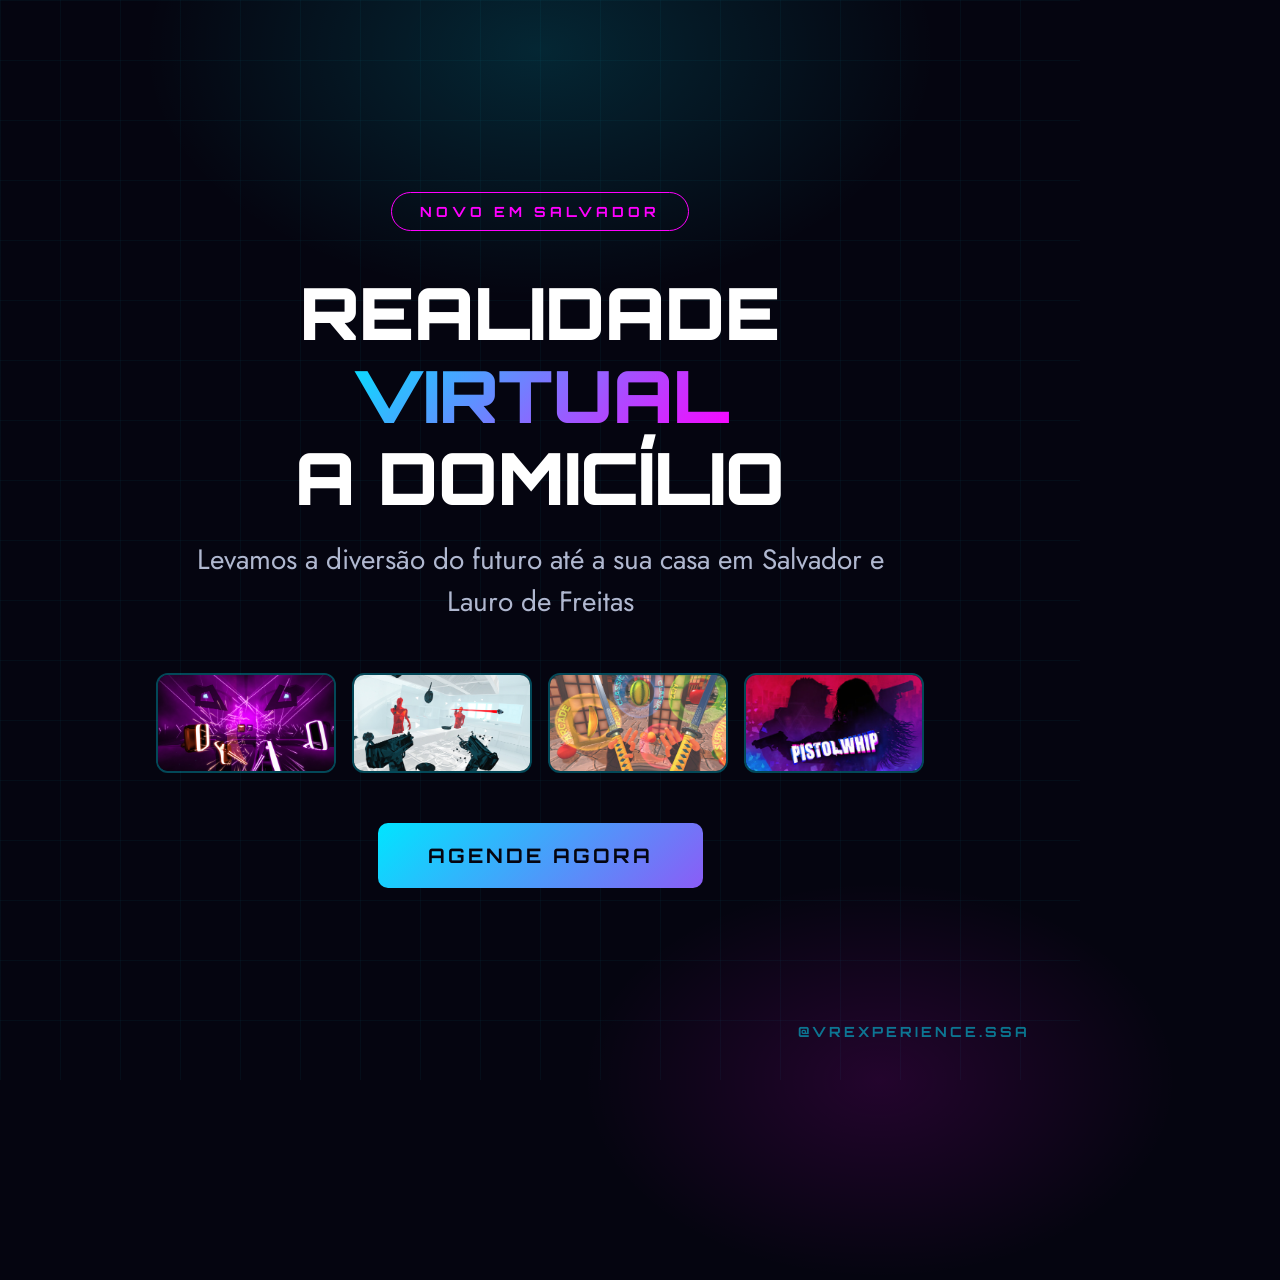
<file: instagram/post1.html>
<!DOCTYPE html>
<html><head><meta charset="UTF-8">
<style>
  @font-face { font-family: 'Orbitron'; font-weight: 700; src: url('../fonts/orbitron-700.ttf') format('truetype'); }
  @font-face { font-family: 'Orbitron'; font-weight: 900; src: url('../fonts/orbitron-900.ttf') format('truetype'); }
  @font-face { font-family: 'Jost'; font-weight: 400; src: url('../fonts/jost-400.ttf') format('truetype'); }
  @font-face { font-family: 'Jost'; font-weight: 600; src: url('../fonts/jost-600.ttf') format('truetype'); }
  * { margin: 0; padding: 0; box-sizing: border-box; }
  body {
    width: 1080px; height: 1080px;
    background: #050510;
    font-family: 'Jost', sans-serif;
    color: #fff;
    overflow: hidden;
    position: relative;
  }
  .bg-grid {
    position: absolute; top: 0; left: 0; right: 0; bottom: 0;
    background-image:
      linear-gradient(rgba(0,229,255,0.04) 1px, transparent 1px),
      linear-gradient(90deg, rgba(0,229,255,0.04) 1px, transparent 1px);
    background-size: 60px 60px;
  }
  .glow-top {
    position: absolute; top: -200px; left: 50%; transform: translateX(-50%);
    width: 800px; height: 500px;
    background: radial-gradient(ellipse, rgba(0,229,255,0.15) 0%, transparent 70%);
  }
  .glow-bottom {
    position: absolute; bottom: -200px; right: -100px;
    width: 600px; height: 400px;
    background: radial-gradient(ellipse, rgba(255,0,255,0.12) 0%, transparent 70%);
  }
  .content { position: relative; z-index: 2; height: 100%; display: flex; flex-direction: column; align-items: center; justify-content: center; padding: 60px; }
  .badge {
    display: inline-block;
    border: 1px solid #ff00ff;
    border-radius: 50px;
    padding: 10px 28px;
    font-family: 'Orbitron', sans-serif;
    font-size: 14px;
    letter-spacing: 4px;
    text-transform: uppercase;
    color: #ff00ff;
    margin-bottom: 40px;
  }
  .title {
    font-family: 'Orbitron', sans-serif;
    font-size: 72px;
    font-weight: 900;
    text-align: center;
    line-height: 1.15;
    margin-bottom: 20px;
  }
  .title .gradient {
    background: linear-gradient(135deg, #00e5ff, #ff00ff);
    -webkit-background-clip: text;
    -webkit-text-fill-color: transparent;
  }
  .subtitle {
    font-size: 28px;
    color: #b0b8d0;
    text-align: center;
    margin-bottom: 50px;
    max-width: 700px;
    line-height: 1.5;
  }
  .games-row {
    display: flex;
    gap: 16px;
    margin-bottom: 50px;
  }
  .game-thumb {
    width: 180px; height: 100px;
    border-radius: 12px;
    overflow: hidden;
    border: 2px solid rgba(0,229,255,0.3);
  }
  .game-thumb img { width: 100%; height: 100%; object-fit: cover; }
  .cta {
    padding: 20px 50px;
    background: linear-gradient(135deg, #00e5ff, #8b5cf6);
    border-radius: 10px;
    font-family: 'Orbitron', sans-serif;
    font-size: 20px;
    font-weight: 700;
    letter-spacing: 3px;
    color: #050510;
    text-transform: uppercase;
  }
  .logo {
    position: absolute;
    bottom: 40px;
    right: 50px;
    opacity: 0.5;
    font-family: 'Orbitron', sans-serif;
    font-size: 14px;
    letter-spacing: 3px;
    color: #00e5ff;
  }
</style></head><body>
  <div class="bg-grid"></div>
  <div class="glow-top"></div>
  <div class="glow-bottom"></div>
  <div class="content">
    <div class="badge">Novo em Salvador</div>
    <h1 class="title">REALIDADE<br><span class="gradient">VIRTUAL</span><br>A DOMICÍLIO</h1>
    <p class="subtitle">Levamos a diversão do futuro até a sua casa em Salvador e Lauro de Freitas</p>
    <div class="games-row">
      <div class="game-thumb"><img src="../img/beat-saber.jpg"></div>
      <div class="game-thumb"><img src="../img/superhot.jpg"></div>
      <div class="game-thumb"><img src="../img/fruit-ninja.jpg"></div>
      <div class="game-thumb"><img src="../img/pistol-whip.jpg"></div>
    </div>
    <div class="cta">AGENDE AGORA</div>
  </div>
  <div class="logo">@VREXPERIENCE.SSA</div>
</body></html>
</file>
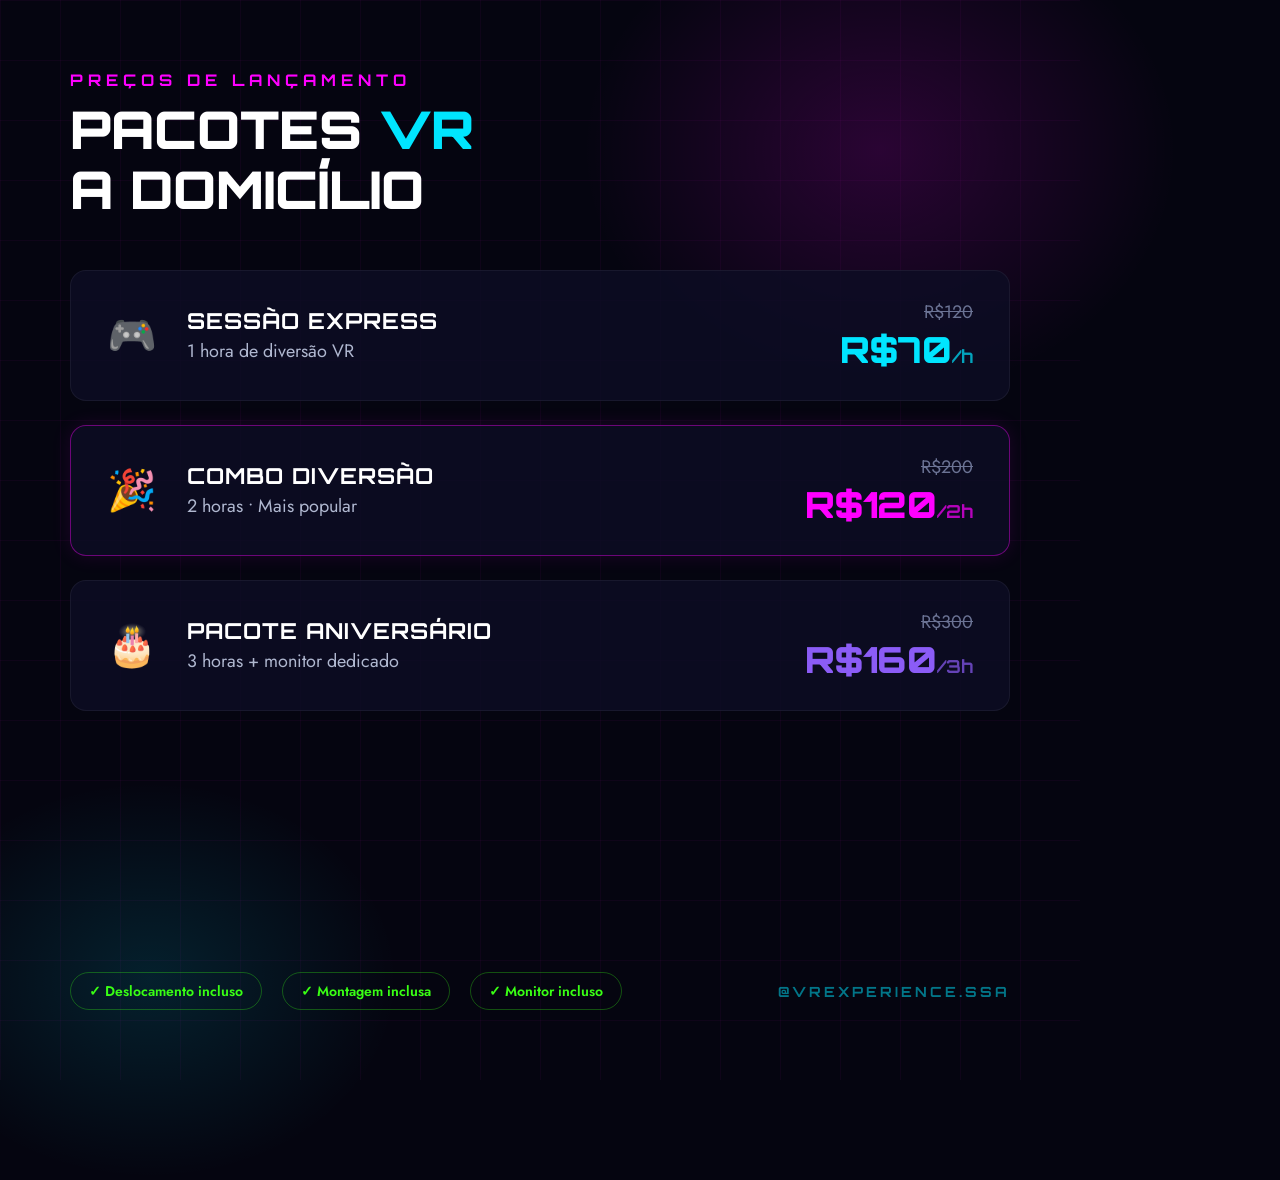
<file: instagram/post2.html>
<!DOCTYPE html>
<html><head><meta charset="UTF-8">
<style>
  @font-face { font-family: 'Orbitron'; font-weight: 700; src: url('../fonts/orbitron-700.ttf') format('truetype'); }
  @font-face { font-family: 'Orbitron'; font-weight: 900; src: url('../fonts/orbitron-900.ttf') format('truetype'); }
  @font-face { font-family: 'Jost'; font-weight: 400; src: url('../fonts/jost-400.ttf') format('truetype'); }
  @font-face { font-family: 'Jost'; font-weight: 600; src: url('../fonts/jost-600.ttf') format('truetype'); }
  * { margin: 0; padding: 0; box-sizing: border-box; }
  body {
    width: 1080px; height: 1080px;
    background: #050510;
    font-family: 'Jost', sans-serif;
    color: #fff;
    overflow: hidden;
    position: relative;
  }
  .bg-grid {
    position: absolute; top: 0; left: 0; right: 0; bottom: 0;
    background-image:
      linear-gradient(rgba(255,0,255,0.04) 1px, transparent 1px),
      linear-gradient(90deg, rgba(255,0,255,0.04) 1px, transparent 1px);
    background-size: 60px 60px;
  }
  .glow1 {
    position: absolute; top: -100px; right: -100px;
    width: 600px; height: 500px;
    background: radial-gradient(ellipse, rgba(255,0,255,0.15) 0%, transparent 70%);
  }
  .glow2 {
    position: absolute; bottom: -100px; left: -100px;
    width: 500px; height: 400px;
    background: radial-gradient(ellipse, rgba(0,229,255,0.12) 0%, transparent 70%);
  }
  .content { position: relative; z-index: 2; height: 100%; display: flex; flex-direction: column; padding: 70px; }
  .top-label {
    font-family: 'Orbitron', sans-serif;
    font-size: 16px;
    letter-spacing: 5px;
    color: #ff00ff;
    text-transform: uppercase;
    margin-bottom: 10px;
  }
  .main-title {
    font-family: 'Orbitron', sans-serif;
    font-size: 52px;
    font-weight: 900;
    line-height: 1.15;
    margin-bottom: 50px;
  }
  .main-title .cyan { color: #00e5ff; }
  .packages { display: flex; flex-direction: column; gap: 24px; flex: 1; }
  .pkg {
    display: flex;
    align-items: center;
    gap: 30px;
    background: rgba(13,13,37,0.8);
    border: 1px solid rgba(255,255,255,0.06);
    border-radius: 16px;
    padding: 28px 36px;
  }
  .pkg.featured { border-color: rgba(255,0,255,0.4); box-shadow: 0 0 20px rgba(255,0,255,0.1); }
  .pkg-icon { font-size: 40px; }
  .pkg-info { flex: 1; }
  .pkg-name {
    font-family: 'Orbitron', sans-serif;
    font-size: 22px;
    font-weight: 700;
    letter-spacing: 1px;
    margin-bottom: 4px;
  }
  .pkg-detail { color: #b0b8d0; font-size: 18px; }
  .pkg-price {
    text-align: right;
  }
  .pkg-old {
    font-size: 18px;
    color: #6b7394;
    text-decoration: line-through;
    margin-bottom: 2px;
  }
  .pkg-value {
    font-family: 'Orbitron', sans-serif;
    font-size: 36px;
    font-weight: 900;
  }
  .pkg:nth-child(1) .pkg-value { color: #00e5ff; }
  .pkg:nth-child(2) .pkg-value { color: #ff00ff; }
  .pkg:nth-child(3) .pkg-value { color: #8b5cf6; }
  .pkg-value small { font-size: 18px; font-weight: 400; opacity: 0.7; }
  .bottom-bar {
    display: flex;
    justify-content: space-between;
    align-items: center;
    margin-top: 40px;
  }
  .incluso {
    display: flex;
    gap: 20px;
  }
  .incluso-tag {
    padding: 8px 18px;
    border: 1px solid rgba(57,255,20,0.3);
    border-radius: 50px;
    font-size: 14px;
    color: #39ff14;
    font-weight: 600;
  }
  .logo {
    font-family: 'Orbitron', sans-serif;
    font-size: 14px;
    letter-spacing: 3px;
    color: #00e5ff;
    opacity: 0.5;
  }
</style></head><body>
  <div class="bg-grid"></div>
  <div class="glow1"></div>
  <div class="glow2"></div>
  <div class="content">
    <div class="top-label">Preços de Lançamento</div>
    <h1 class="main-title">PACOTES <span class="cyan">VR</span><br>A DOMICÍLIO</h1>
    <div class="packages">
      <div class="pkg">
        <div class="pkg-icon">🎮</div>
        <div class="pkg-info">
          <div class="pkg-name">SESSÃO EXPRESS</div>
          <div class="pkg-detail">1 hora de diversão VR</div>
        </div>
        <div class="pkg-price">
          <div class="pkg-old">R$120</div>
          <div class="pkg-value">R$70<small>/h</small></div>
        </div>
      </div>
      <div class="pkg featured">
        <div class="pkg-icon">🎉</div>
        <div class="pkg-info">
          <div class="pkg-name">COMBO DIVERSÃO</div>
          <div class="pkg-detail">2 horas • Mais popular</div>
        </div>
        <div class="pkg-price">
          <div class="pkg-old">R$200</div>
          <div class="pkg-value">R$120<small>/2h</small></div>
        </div>
      </div>
      <div class="pkg">
        <div class="pkg-icon">🎂</div>
        <div class="pkg-info">
          <div class="pkg-name">PACOTE ANIVERSÁRIO</div>
          <div class="pkg-detail">3 horas + monitor dedicado</div>
        </div>
        <div class="pkg-price">
          <div class="pkg-old">R$300</div>
          <div class="pkg-value">R$160<small>/3h</small></div>
        </div>
      </div>
    </div>
    <div class="bottom-bar">
      <div class="incluso">
        <div class="incluso-tag">✓ Deslocamento incluso</div>
        <div class="incluso-tag">✓ Montagem inclusa</div>
        <div class="incluso-tag">✓ Monitor incluso</div>
      </div>
      <div class="logo">@VREXPERIENCE.SSA</div>
    </div>
  </div>
</body></html>
</file>
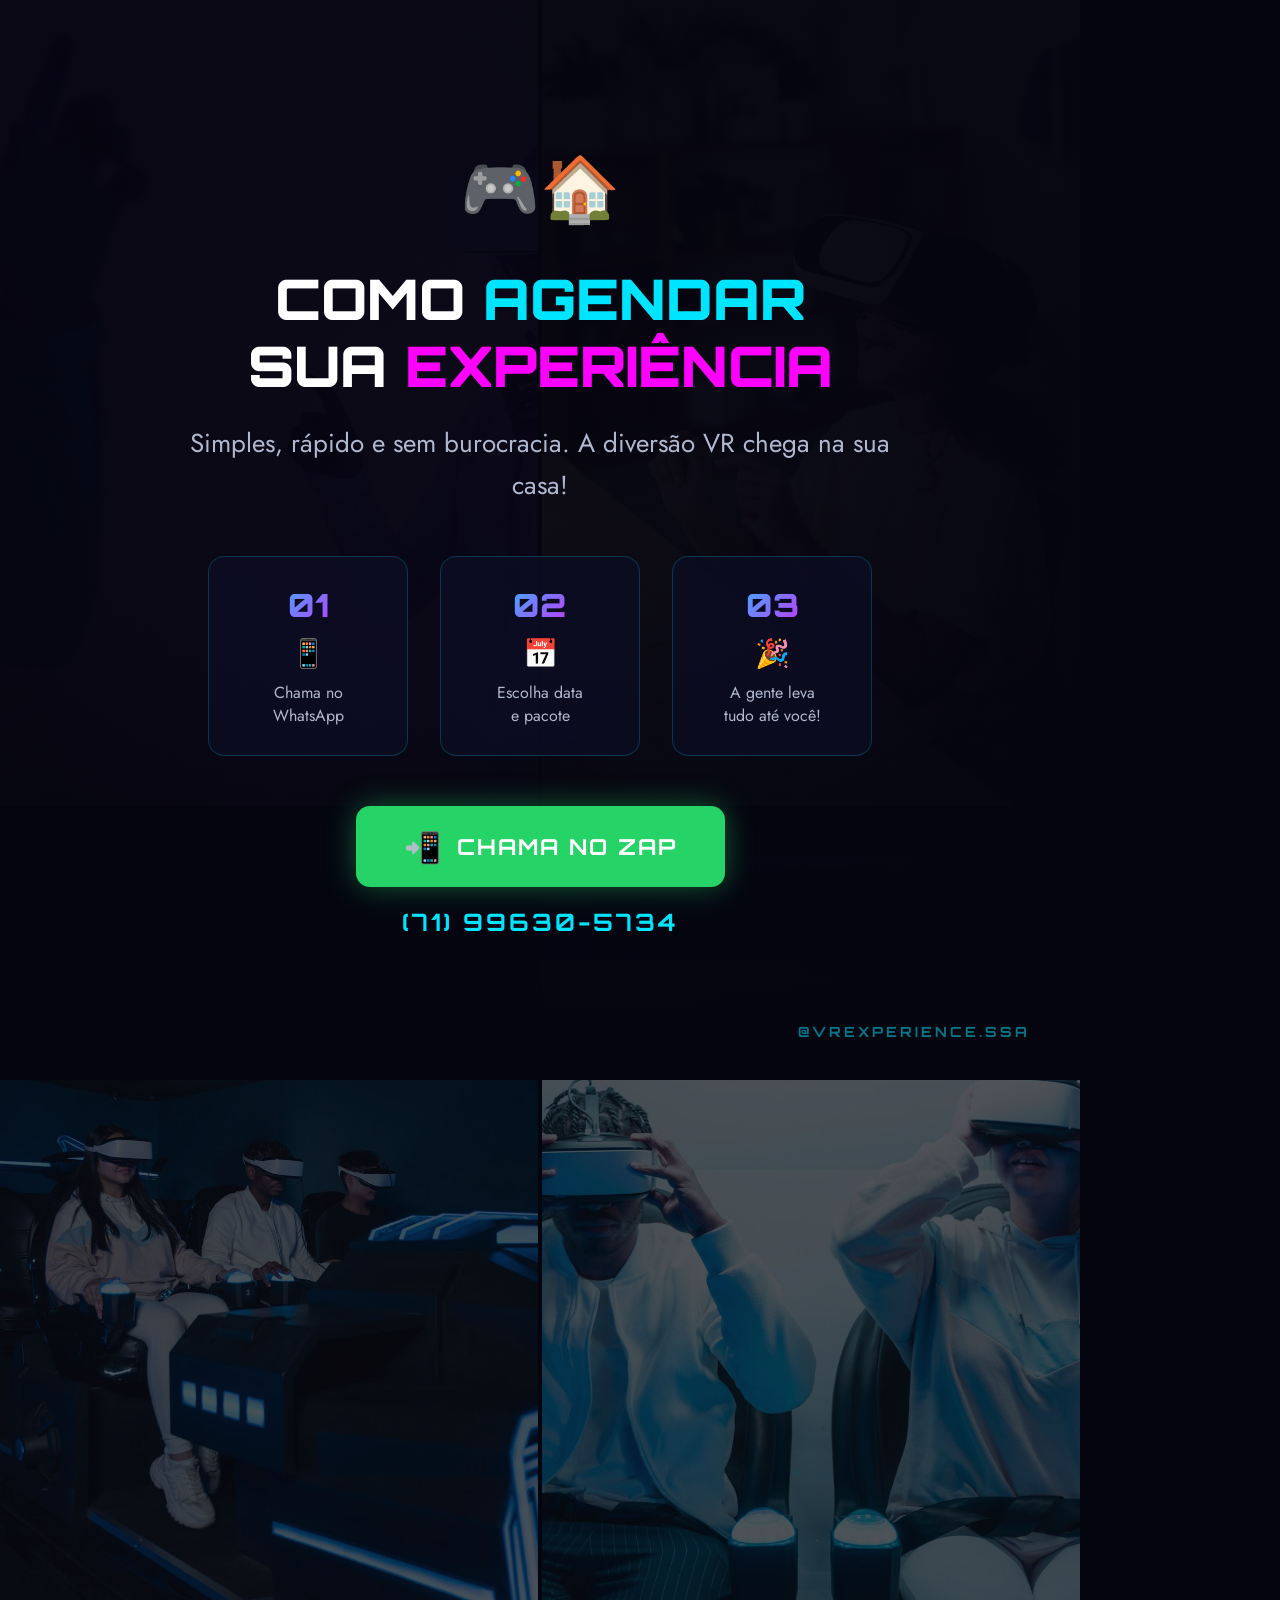
<file: instagram/post3.html>
<!DOCTYPE html>
<html><head><meta charset="UTF-8">
<style>
  @font-face { font-family: 'Orbitron'; font-weight: 700; src: url('../fonts/orbitron-700.ttf') format('truetype'); }
  @font-face { font-family: 'Orbitron'; font-weight: 900; src: url('../fonts/orbitron-900.ttf') format('truetype'); }
  @font-face { font-family: 'Jost'; font-weight: 400; src: url('../fonts/jost-400.ttf') format('truetype'); }
  @font-face { font-family: 'Jost'; font-weight: 600; src: url('../fonts/jost-600.ttf') format('truetype'); }
  * { margin: 0; padding: 0; box-sizing: border-box; }
  body {
    width: 1080px; height: 1080px;
    background: #050510;
    font-family: 'Jost', sans-serif;
    color: #fff;
    overflow: hidden;
    position: relative;
  }
  .photo-grid {
    position: absolute; top: 0; left: 0; right: 0; bottom: 0;
    display: grid;
    grid-template-columns: 1fr 1fr;
    grid-template-rows: 1fr 1fr;
    gap: 4px;
  }
  .photo-grid img {
    width: 100%; height: 100%; object-fit: cover;
    opacity: 0.35;
  }
  .overlay {
    position: absolute; top: 0; left: 0; right: 0; bottom: 0;
    background:
      radial-gradient(ellipse at center, rgba(5,5,16,0.7) 0%, rgba(5,5,16,0.9) 70%),
      linear-gradient(180deg, rgba(5,5,16,0.3) 0%, rgba(5,5,16,0.95) 100%);
  }
  .content {
    position: relative; z-index: 2;
    height: 100%;
    display: flex; flex-direction: column;
    align-items: center; justify-content: center;
    padding: 70px;
    text-align: center;
  }
  .emoji-top { font-size: 64px; margin-bottom: 30px; }
  .title {
    font-family: 'Orbitron', sans-serif;
    font-size: 56px;
    font-weight: 900;
    line-height: 1.2;
    margin-bottom: 24px;
  }
  .title .magenta { color: #ff00ff; }
  .title .cyan { color: #00e5ff; }
  .desc {
    font-size: 26px;
    color: #b0b8d0;
    line-height: 1.6;
    max-width: 700px;
    margin-bottom: 50px;
  }
  .steps {
    display: flex;
    gap: 32px;
    margin-bottom: 50px;
  }
  .step {
    background: rgba(13,13,37,0.8);
    border: 1px solid rgba(0,229,255,0.2);
    border-radius: 16px;
    padding: 28px 24px;
    width: 200px;
    text-align: center;
  }
  .step-num {
    font-family: 'Orbitron', sans-serif;
    font-size: 32px;
    font-weight: 900;
    background: linear-gradient(135deg, #00e5ff, #ff00ff);
    -webkit-background-clip: text;
    -webkit-text-fill-color: transparent;
    margin-bottom: 8px;
  }
  .step-icon { font-size: 28px; margin-bottom: 8px; }
  .step-text {
    font-size: 16px;
    color: #b0b8d0;
    line-height: 1.4;
  }
  .whatsapp-btn {
    display: inline-flex;
    align-items: center;
    gap: 14px;
    padding: 22px 48px;
    background: #25d366;
    border-radius: 14px;
    font-family: 'Orbitron', sans-serif;
    font-size: 22px;
    font-weight: 700;
    letter-spacing: 2px;
    color: #fff;
    text-transform: uppercase;
    box-shadow: 0 0 30px rgba(37,211,102,0.4);
  }
  .whatsapp-btn .wa-icon { font-size: 30px; }
  .phone {
    margin-top: 20px;
    font-family: 'Orbitron', sans-serif;
    font-size: 24px;
    color: #00e5ff;
    letter-spacing: 3px;
  }
  .logo {
    position: absolute;
    bottom: 40px;
    right: 50px;
    font-family: 'Orbitron', sans-serif;
    font-size: 14px;
    letter-spacing: 3px;
    color: #00e5ff;
    opacity: 0.5;
  }
</style></head><body>
  <div class="photo-grid">
    <img src="../img/people-vr-party.jpg">
    <img src="../img/people-vr-kid.jpg">
    <img src="../img/people-vr-family.jpg">
    <img src="../img/people-vr-reaction.jpg">
  </div>
  <div class="overlay"></div>
  <div class="content">
    <div class="emoji-top">🎮🏠</div>
    <h1 class="title">COMO <span class="cyan">AGENDAR</span><br>SUA <span class="magenta">EXPERIÊNCIA</span></h1>
    <p class="desc">Simples, rápido e sem burocracia. A diversão VR chega na sua casa!</p>
    <div class="steps">
      <div class="step">
        <div class="step-num">01</div>
        <div class="step-icon">📱</div>
        <div class="step-text">Chama no<br>WhatsApp</div>
      </div>
      <div class="step">
        <div class="step-num">02</div>
        <div class="step-icon">📅</div>
        <div class="step-text">Escolha data<br>e pacote</div>
      </div>
      <div class="step">
        <div class="step-num">03</div>
        <div class="step-icon">🎉</div>
        <div class="step-text">A gente leva<br>tudo até você!</div>
      </div>
    </div>
    <div class="whatsapp-btn">
      <span class="wa-icon">📲</span> CHAMA NO ZAP
    </div>
    <div class="phone">(71) 99630-5734</div>
  </div>
  <div class="logo">@VREXPERIENCE.SSA</div>
</body></html>
</file>
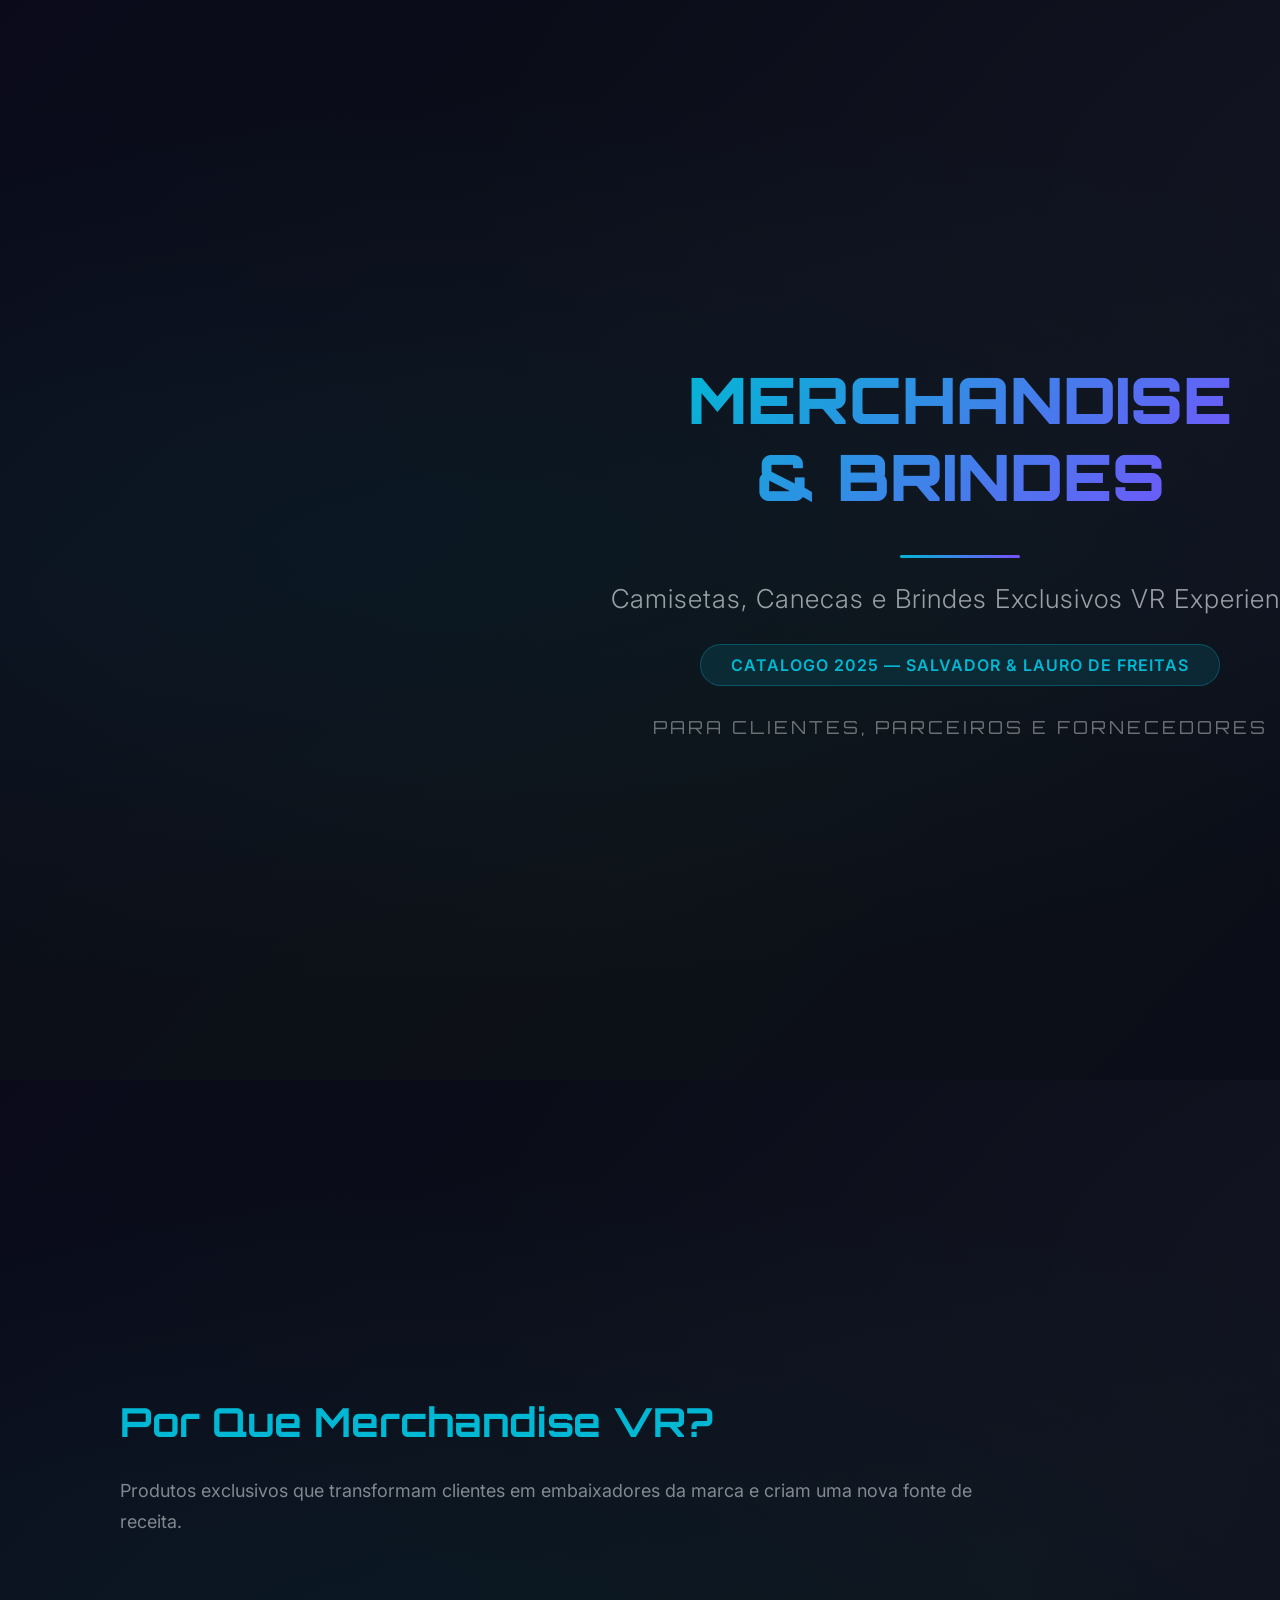
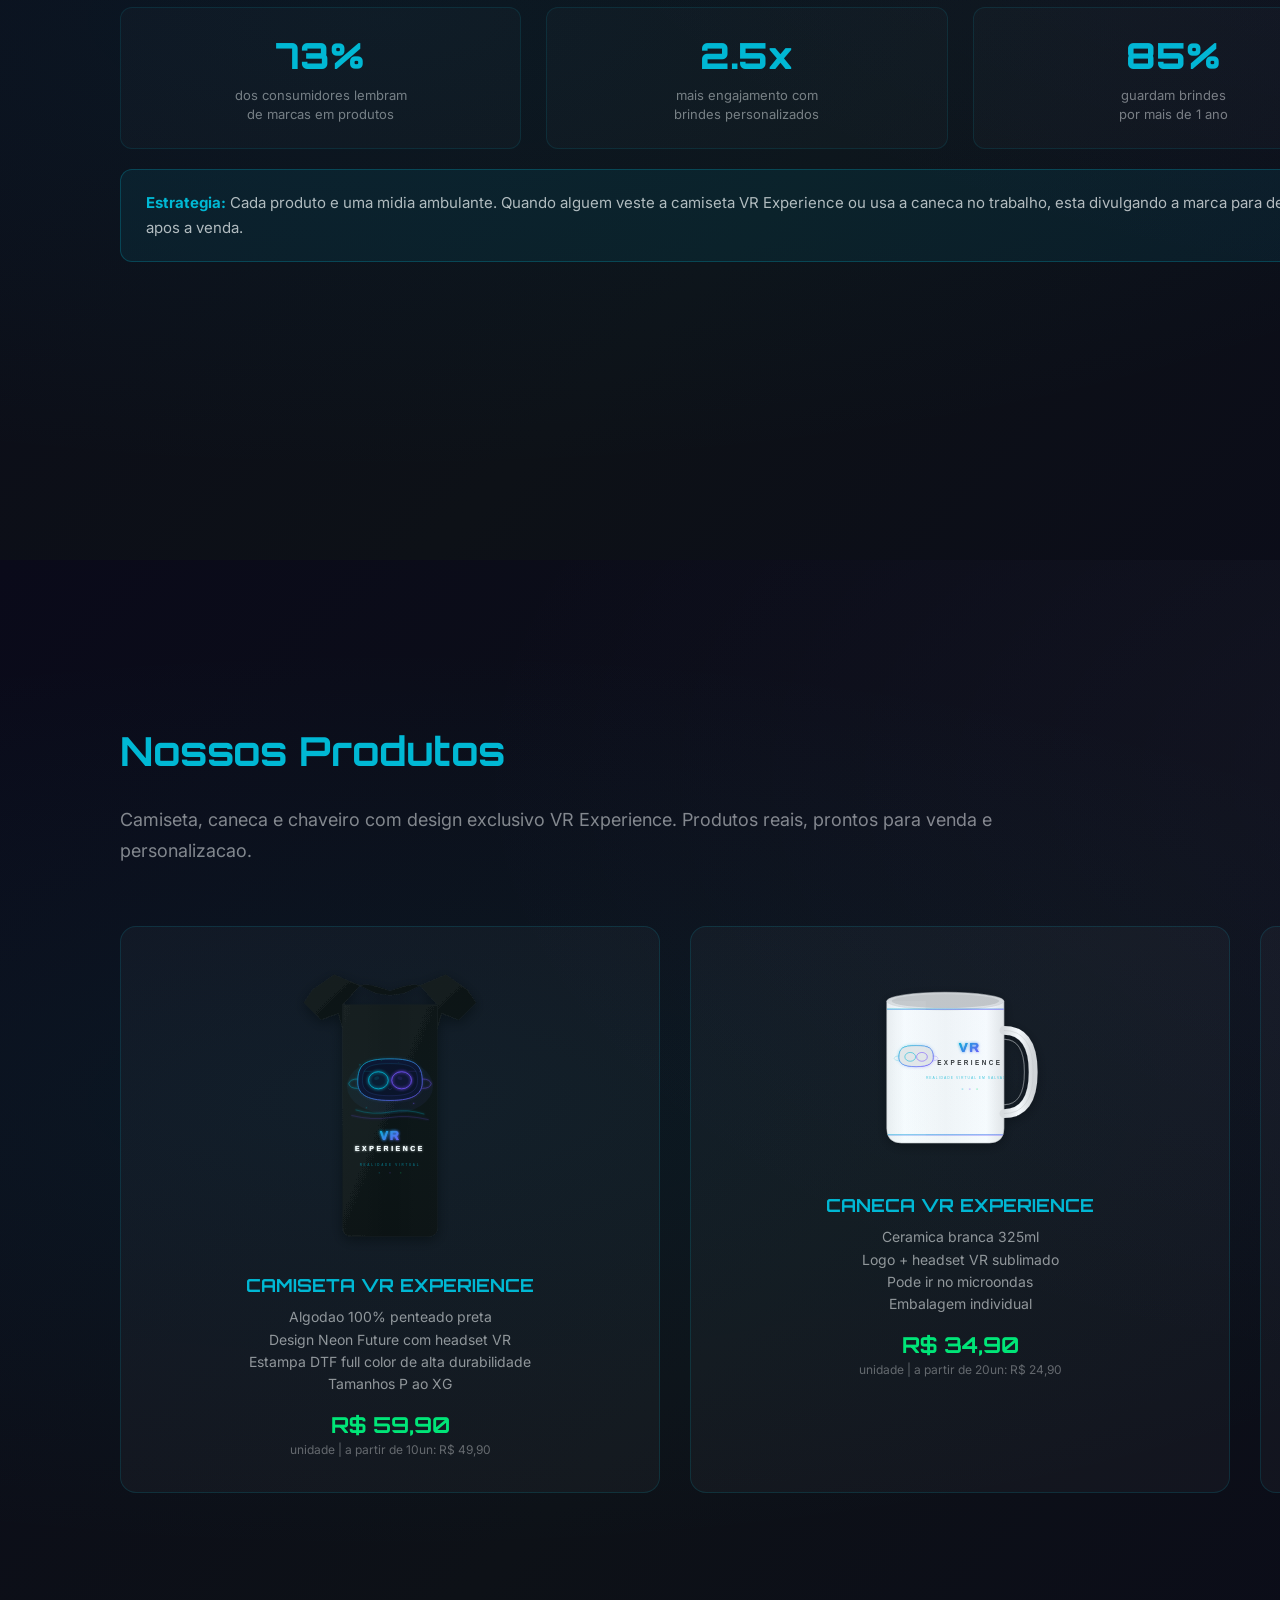
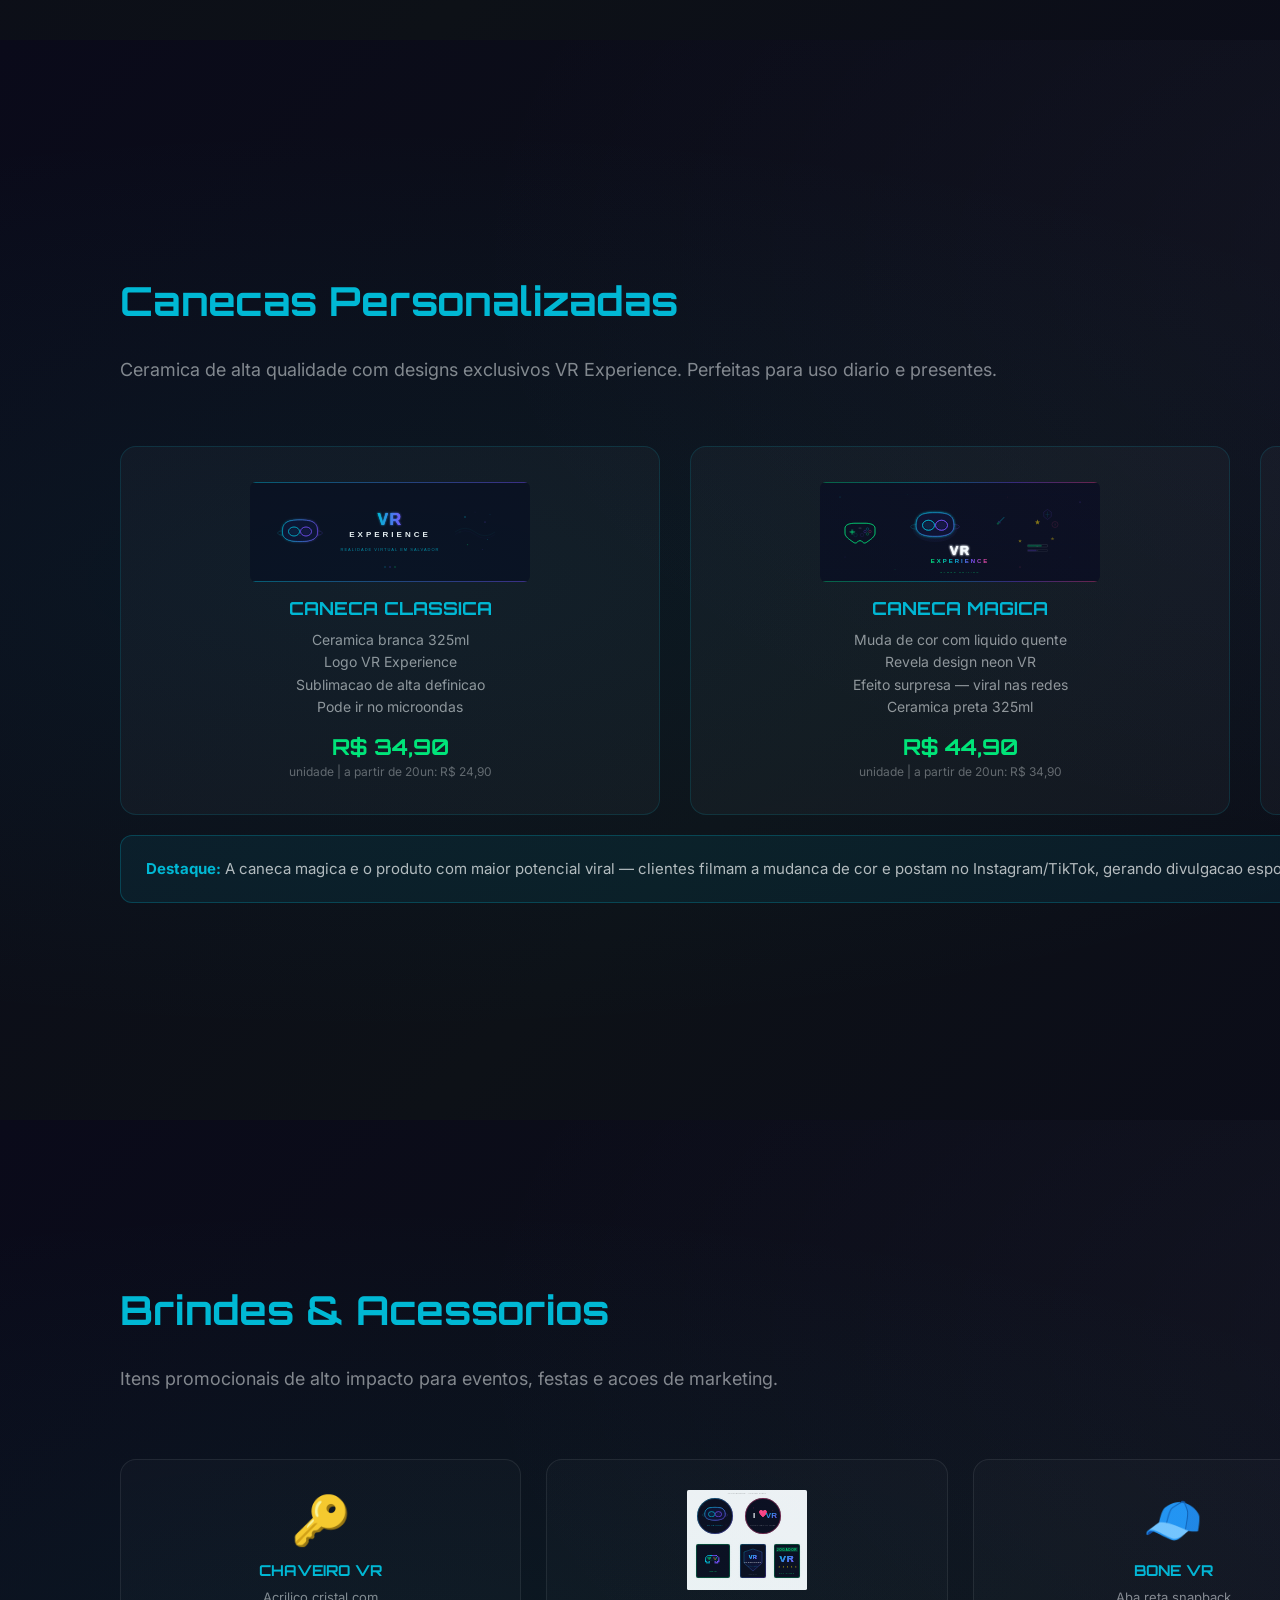
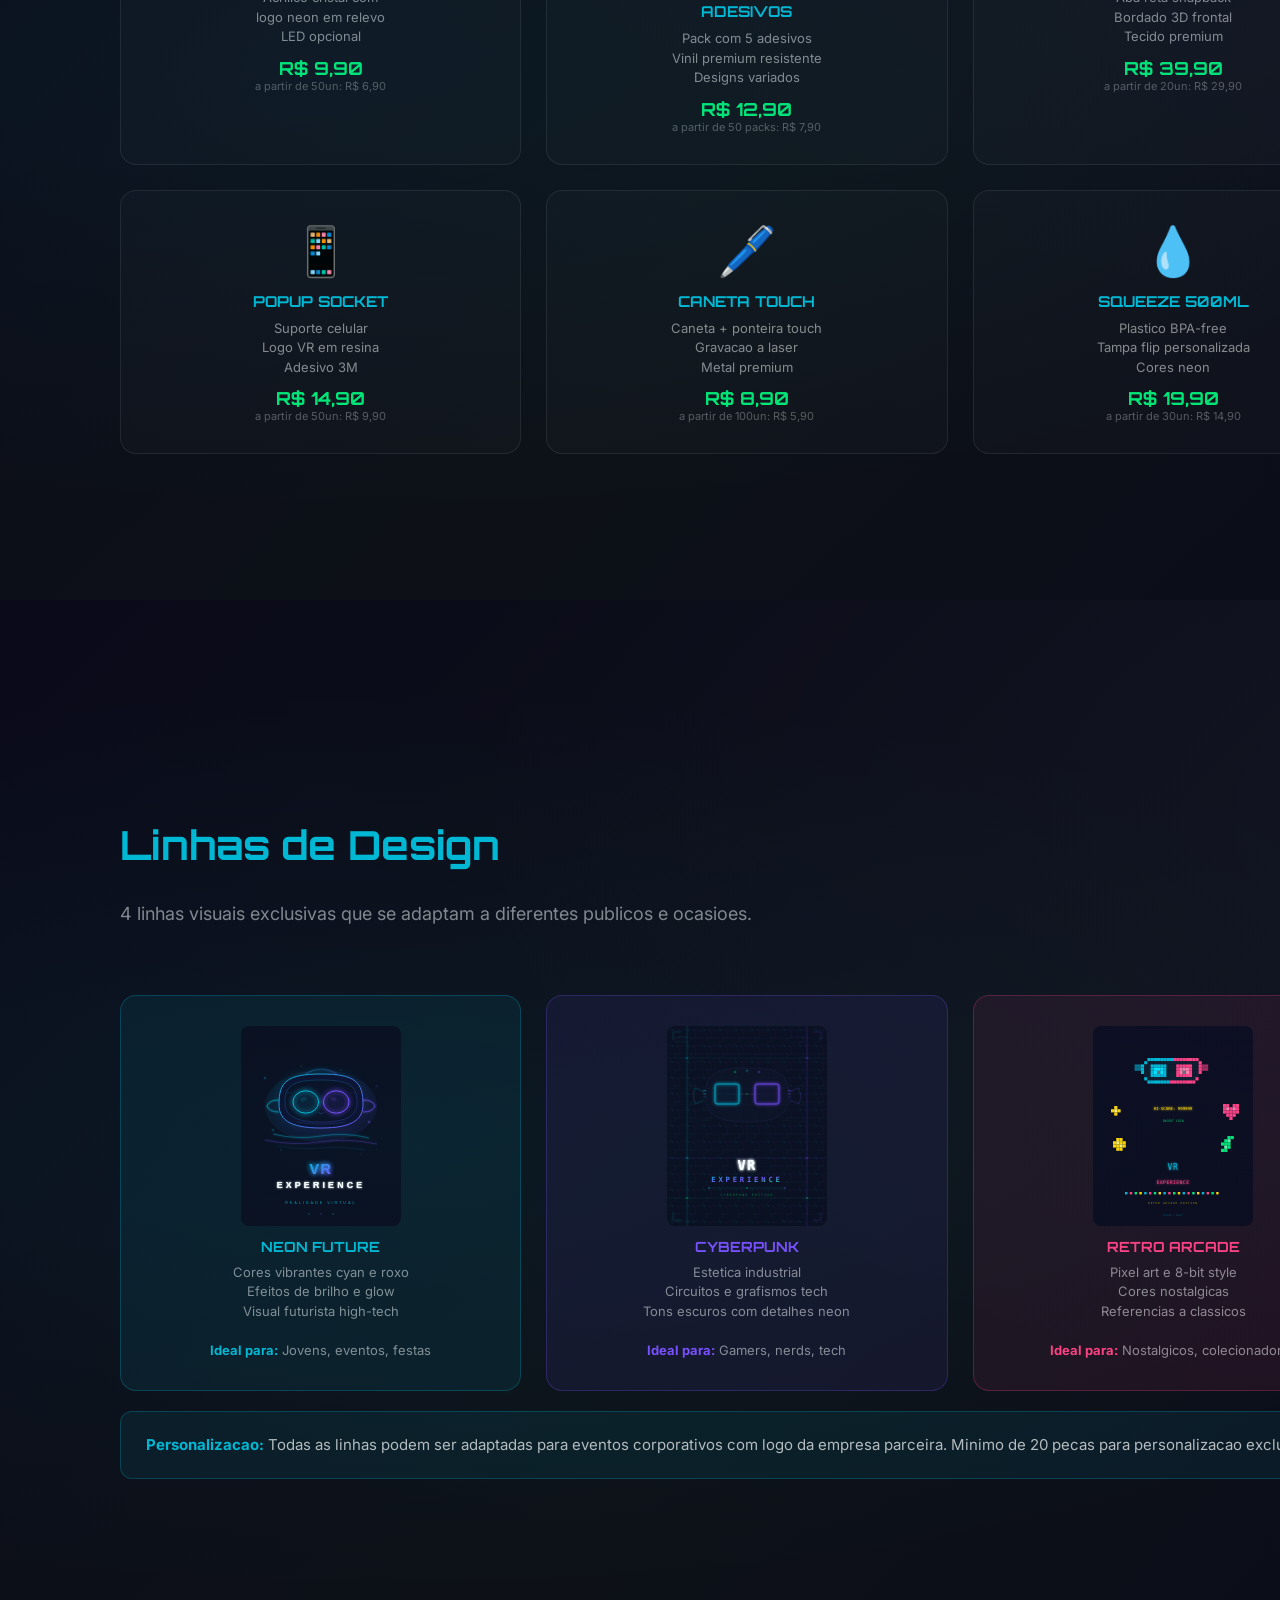
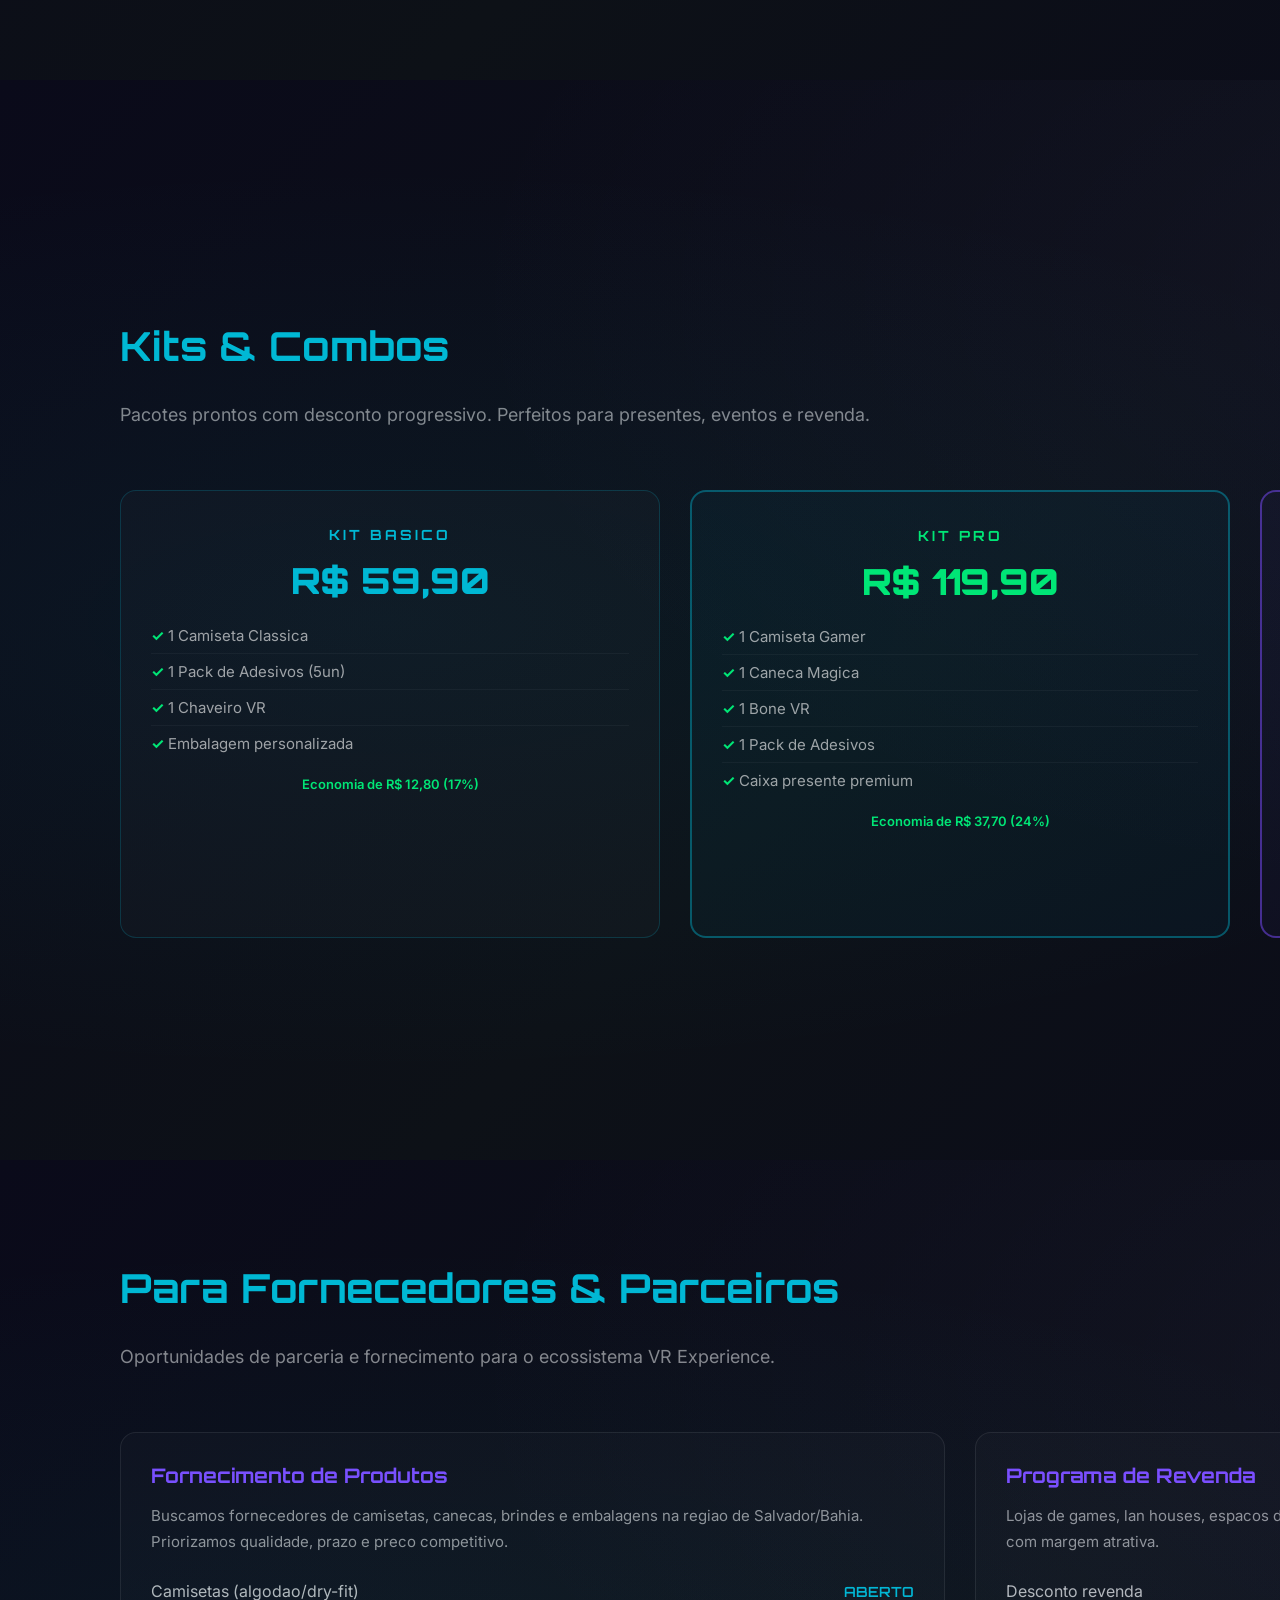
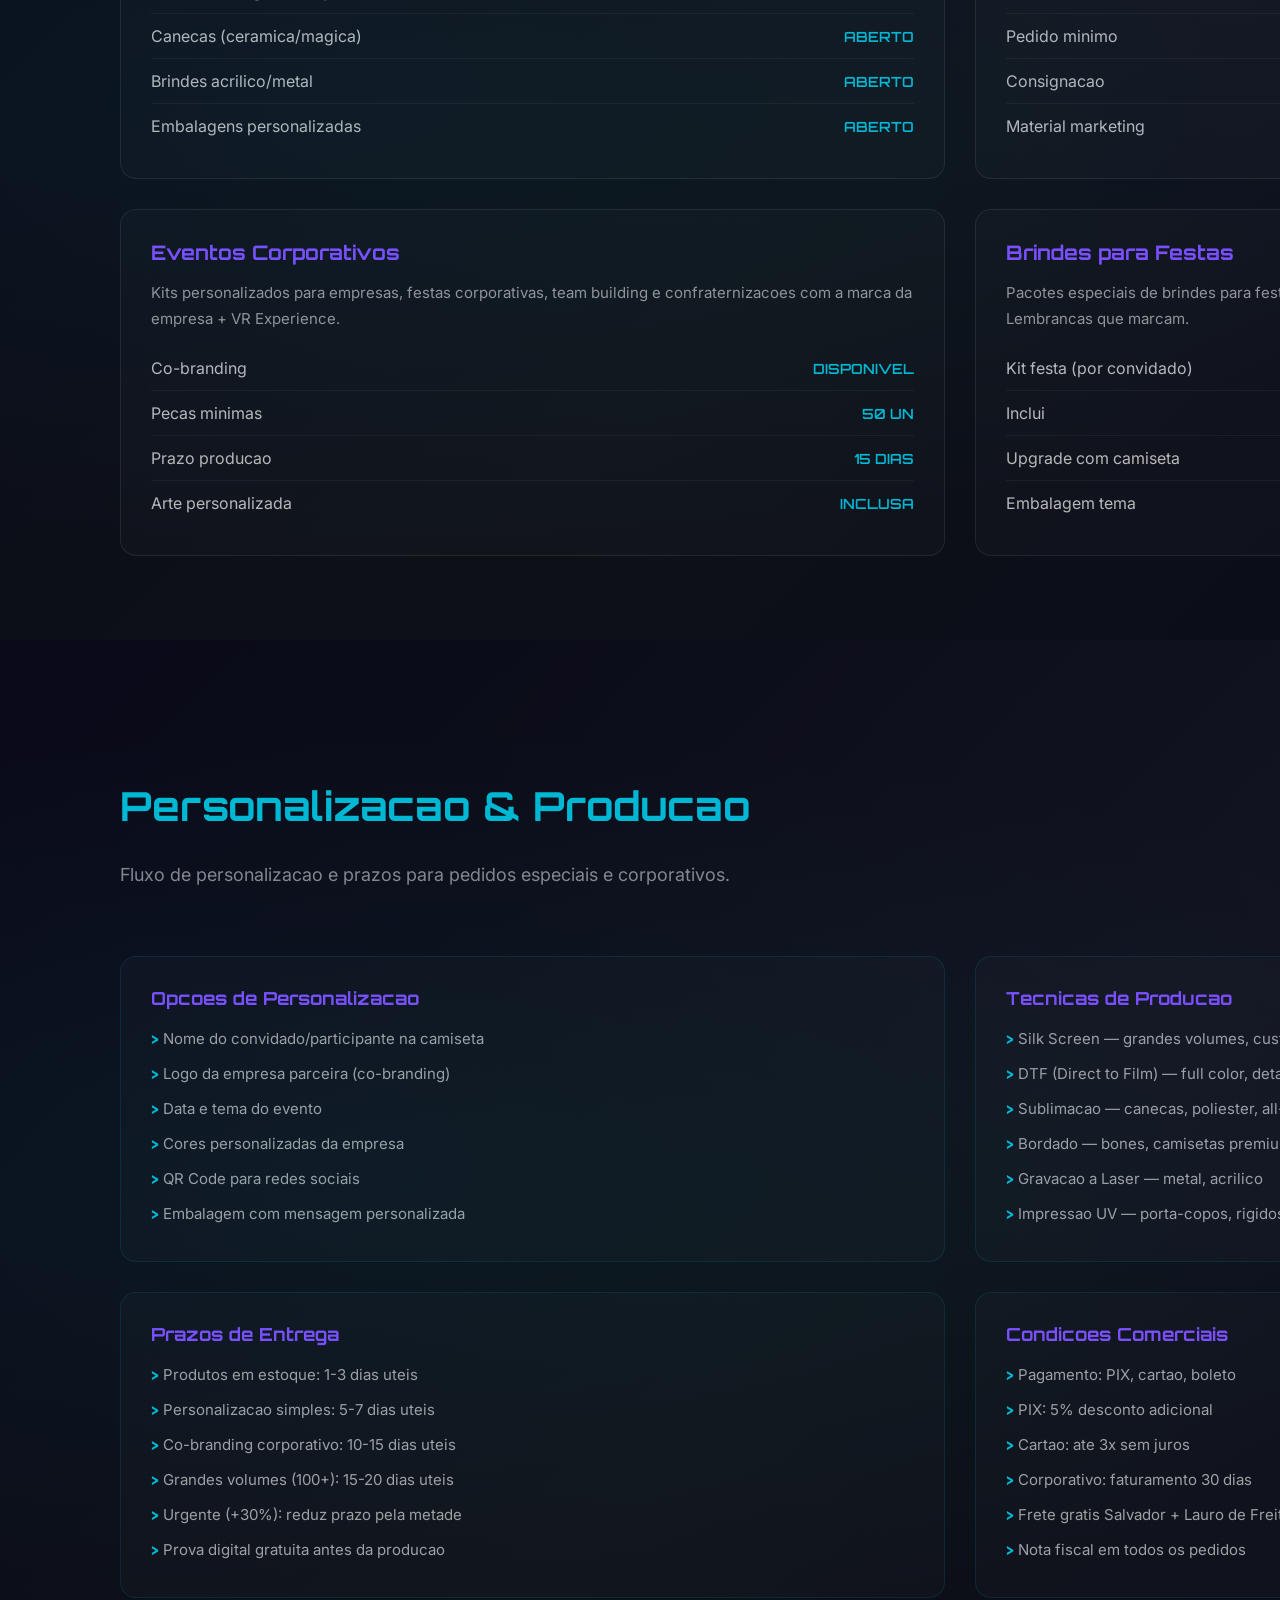
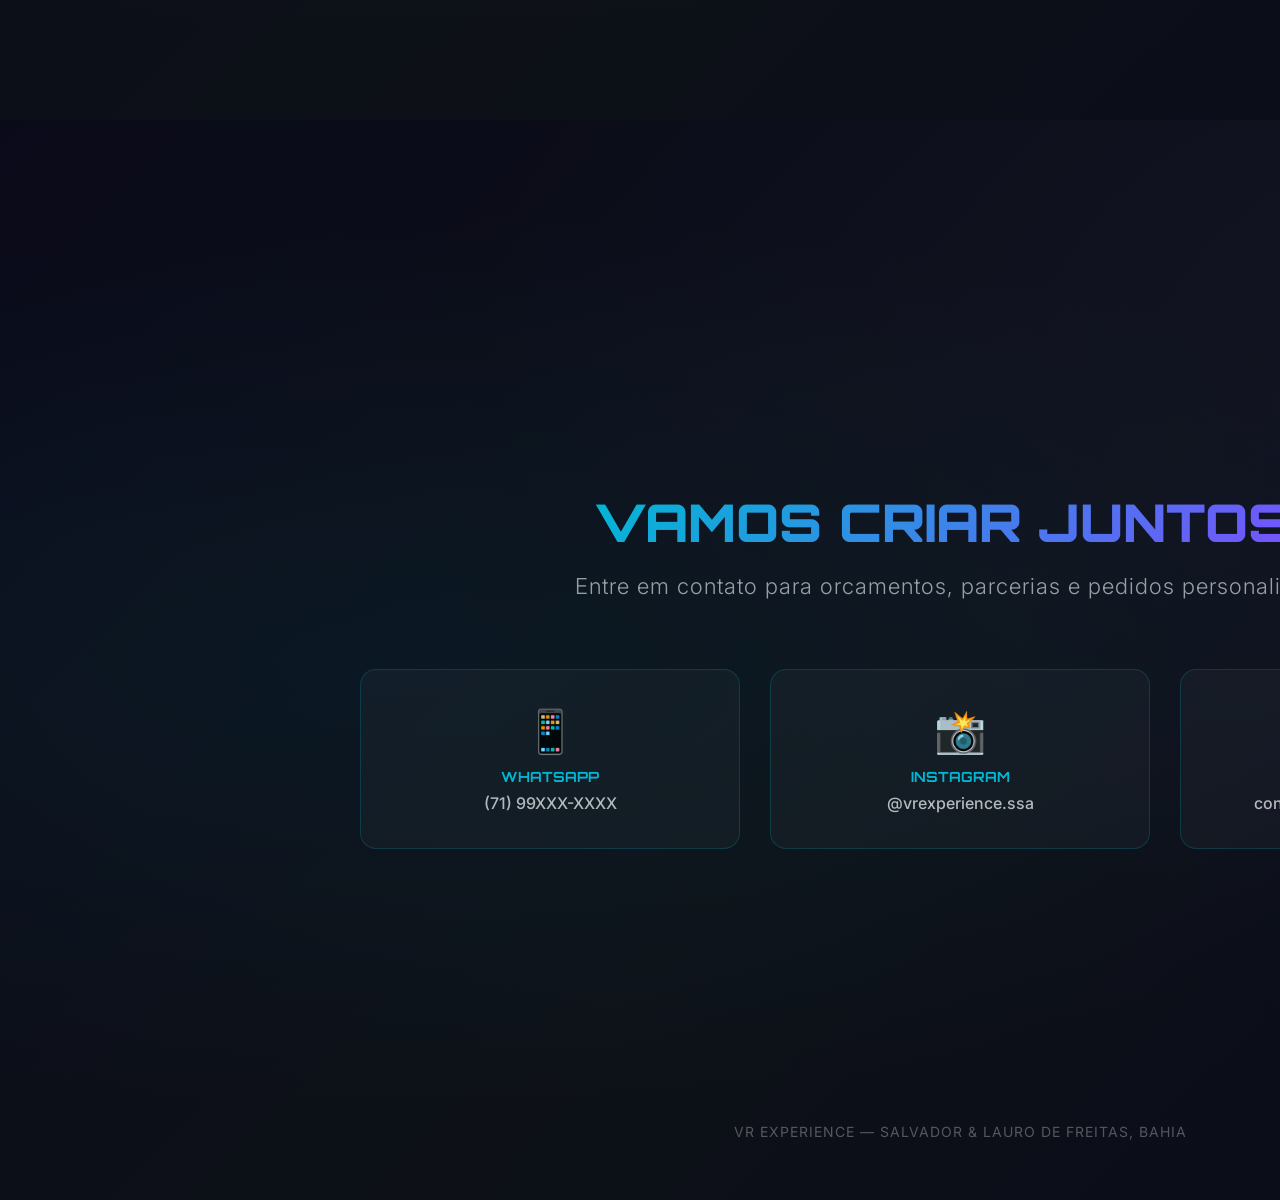
<file: presentations/catalogo-brindes.html>
<!DOCTYPE html>
<html lang="pt-BR">
<head>
<meta charset="UTF-8">
<meta name="viewport" content="width=1920">
<title>VR Experience — Catalogo de Brindes & Merchandise</title>
<style>
  @import url('https://fonts.googleapis.com/css2?family=Orbitron:wght@400;700;900&family=Inter:wght@300;400;500;600;700&display=swap');

  *, *::before, *::after { margin: 0; padding: 0; box-sizing: border-box; }

  body {
    font-family: 'Inter', sans-serif;
    background: #0a0a0f;
    color: #e0e0e0;
    width: 1920px;
  }

  .slide {
    width: 1920px;
    height: 1080px;
    position: relative;
    overflow: hidden;
    display: flex;
    flex-direction: column;
    justify-content: center;
    padding: 100px 120px 80px;
    page-break-after: always;
    background: linear-gradient(135deg, #0a0a1a 0%, #0d1117 50%, #0a0a1a 100%);
  }

  .slide::before {
    content: '';
    position: absolute;
    top: 0; left: 0; right: 0; bottom: 0;
    background:
      radial-gradient(ellipse at 20% 50%, rgba(0, 184, 212, 0.06) 0%, transparent 60%),
      radial-gradient(ellipse at 80% 20%, rgba(124, 77, 255, 0.05) 0%, transparent 50%);
    pointer-events: none;
  }

  .logo-top {
    position: absolute;
    top: 30px;
    right: 60px;
    font-family: 'Orbitron', monospace;
    font-size: 13px;
    font-weight: 700;
    color: rgba(0, 184, 212, 0.5);
    letter-spacing: 3px;
    z-index: 10;
  }

  .slide-number {
    position: absolute;
    bottom: 30px;
    right: 60px;
    font-family: 'Orbitron', monospace;
    font-size: 12px;
    color: rgba(255,255,255,0.25);
    letter-spacing: 2px;
  }

  h1 {
    font-family: 'Orbitron', monospace;
    font-size: 52px;
    font-weight: 900;
    background: linear-gradient(135deg, #00b8d4, #7c4dff);
    -webkit-background-clip: text;
    -webkit-text-fill-color: transparent;
    margin-bottom: 20px;
    line-height: 1.2;
  }

  h2 {
    font-family: 'Orbitron', monospace;
    font-size: 40px;
    font-weight: 700;
    color: #00b8d4;
    margin-bottom: 30px;
    line-height: 1.2;
  }

  h3 {
    font-family: 'Orbitron', monospace;
    font-size: 24px;
    font-weight: 700;
    color: #7c4dff;
    margin-bottom: 15px;
  }

  .tagline {
    font-size: 22px;
    color: rgba(255,255,255,0.6);
    margin-bottom: 40px;
    font-weight: 300;
    letter-spacing: 1px;
  }

  .subtitle {
    font-size: 18px;
    color: rgba(255,255,255,0.5);
    margin-bottom: 40px;
    max-width: 900px;
    line-height: 1.7;
  }

  /* Cover */
  .cover { text-align: center; align-items: center; }
  .cover h1 { font-size: 64px; margin-bottom: 15px; }
  .cover .tagline { font-size: 26px; margin-bottom: 10px; }
  .cover .sub { font-size: 18px; color: rgba(255,255,255,0.4); margin-top: 30px; letter-spacing: 3px; font-family: 'Orbitron', monospace; }
  .cover .divider {
    width: 120px; height: 3px;
    background: linear-gradient(90deg, #00b8d4, #7c4dff);
    margin: 25px auto;
    border-radius: 2px;
  }
  .cover .badge {
    display: inline-block;
    background: rgba(0,184,212,0.12);
    border: 1px solid rgba(0,184,212,0.3);
    color: #00b8d4;
    padding: 10px 30px;
    border-radius: 50px;
    font-size: 16px;
    font-weight: 600;
    margin-top: 20px;
    letter-spacing: 1px;
  }

  /* Product grid */
  .product-grid {
    display: grid;
    grid-template-columns: repeat(3, 1fr);
    gap: 30px;
    margin-top: 20px;
  }

  .product-card {
    background: rgba(255,255,255,0.03);
    border: 1px solid rgba(0,184,212,0.15);
    border-radius: 16px;
    padding: 35px 30px;
    text-align: center;
    transition: all 0.3s;
  }

  .product-card .icon {
    font-size: 56px;
    margin-bottom: 18px;
    display: block;
  }

  .product-card .art-preview {
    width: 180px;
    height: 220px;
    object-fit: contain;
    margin: 0 auto 15px;
    display: block;
    border-radius: 8px;
  }

  .product-card .art-preview-mug {
    width: 280px;
    height: 100px;
    object-fit: contain;
    margin: 0 auto 15px;
    display: block;
    border-radius: 6px;
  }

  .design-card .art-preview-design {
    width: 160px;
    height: 200px;
    object-fit: contain;
    margin: 0 auto 12px;
    display: block;
    border-radius: 8px;
  }

  .sticker-preview {
    width: 100%;
    max-width: 500px;
    height: auto;
    margin: 0 auto;
    display: block;
    border-radius: 8px;
  }

  .product-card .name {
    font-family: 'Orbitron', monospace;
    font-size: 18px;
    color: #00b8d4;
    margin-bottom: 10px;
    font-weight: 700;
  }

  .product-card .desc {
    font-size: 14px;
    color: rgba(255,255,255,0.55);
    line-height: 1.6;
    margin-bottom: 15px;
  }

  .product-card .price {
    font-family: 'Orbitron', monospace;
    font-size: 22px;
    font-weight: 700;
    color: #00e676;
  }

  .product-card .price-note {
    font-size: 12px;
    color: rgba(255,255,255,0.35);
    margin-top: 4px;
  }

  /* Two column */
  .two-col {
    display: grid;
    grid-template-columns: 1fr 1fr;
    gap: 50px;
    margin-top: 20px;
  }

  .col-box {
    background: rgba(255,255,255,0.02);
    border: 1px solid rgba(124,77,255,0.15);
    border-radius: 16px;
    padding: 35px;
  }

  .col-box h3 {
    margin-bottom: 20px;
  }

  /* List items */
  .item-list {
    list-style: none;
    padding: 0;
  }

  .item-list li {
    padding: 12px 0;
    border-bottom: 1px solid rgba(255,255,255,0.05);
    display: flex;
    justify-content: space-between;
    align-items: center;
    font-size: 16px;
  }

  .item-list li:last-child { border-bottom: none; }

  .item-list .label { color: rgba(255,255,255,0.7); }
  .item-list .value {
    font-weight: 600;
    color: #00b8d4;
    font-family: 'Orbitron', monospace;
    font-size: 14px;
  }

  /* Shirt sizes table */
  .size-grid {
    display: grid;
    grid-template-columns: repeat(5, 1fr);
    gap: 15px;
    margin-top: 20px;
  }

  .size-box {
    background: rgba(0,184,212,0.06);
    border: 1px solid rgba(0,184,212,0.2);
    border-radius: 12px;
    padding: 20px 15px;
    text-align: center;
  }

  .size-box .size {
    font-family: 'Orbitron', monospace;
    font-size: 28px;
    font-weight: 900;
    color: #00b8d4;
    margin-bottom: 8px;
  }

  .size-box .measure {
    font-size: 12px;
    color: rgba(255,255,255,0.4);
    line-height: 1.5;
  }

  /* Kit cards */
  .kit-grid {
    display: grid;
    grid-template-columns: repeat(3, 1fr);
    gap: 30px;
    margin-top: 20px;
  }

  .kit-card {
    background: rgba(255,255,255,0.02);
    border-radius: 16px;
    padding: 35px 30px;
    text-align: center;
    position: relative;
    overflow: hidden;
  }

  .kit-card.kit-basic {
    border: 1px solid rgba(0,184,212,0.2);
  }
  .kit-card.kit-pro {
    border: 2px solid rgba(0,184,212,0.4);
    background: rgba(0,184,212,0.04);
  }
  .kit-card.kit-vip {
    border: 2px solid rgba(124,77,255,0.5);
    background: rgba(124,77,255,0.04);
  }

  .kit-card .kit-label {
    font-family: 'Orbitron', monospace;
    font-size: 14px;
    font-weight: 700;
    letter-spacing: 3px;
    margin-bottom: 8px;
  }

  .kit-card.kit-basic .kit-label { color: #00b8d4; }
  .kit-card.kit-pro .kit-label { color: #00e676; }
  .kit-card.kit-vip .kit-label { color: #7c4dff; }

  .kit-card .kit-price {
    font-family: 'Orbitron', monospace;
    font-size: 36px;
    font-weight: 900;
    margin: 15px 0;
  }

  .kit-card.kit-basic .kit-price { color: #00b8d4; }
  .kit-card.kit-pro .kit-price { color: #00e676; }
  .kit-card.kit-vip .kit-price { color: #7c4dff; }

  .kit-card .kit-items {
    list-style: none;
    padding: 0;
    text-align: left;
  }

  .kit-card .kit-items li {
    padding: 8px 0;
    font-size: 15px;
    color: rgba(255,255,255,0.6);
    border-bottom: 1px solid rgba(255,255,255,0.04);
  }

  .kit-card .kit-items li::before {
    content: '✓ ';
    color: #00e676;
    font-weight: 700;
  }

  .kit-card .kit-items li:last-child { border-bottom: none; }

  .kit-card .kit-savings {
    margin-top: 15px;
    font-size: 13px;
    color: #00e676;
    font-weight: 600;
  }

  /* Supplier section */
  .supplier-grid {
    display: grid;
    grid-template-columns: repeat(2, 1fr);
    gap: 30px;
    margin-top: 20px;
  }

  .supplier-card {
    background: rgba(255,255,255,0.02);
    border: 1px solid rgba(255,255,255,0.08);
    border-radius: 16px;
    padding: 30px;
  }

  .supplier-card h3 {
    font-size: 20px;
    margin-bottom: 15px;
  }

  .supplier-card p {
    font-size: 15px;
    color: rgba(255,255,255,0.55);
    line-height: 1.7;
  }

  .highlight-box {
    background: rgba(0,184,212,0.08);
    border: 1px solid rgba(0,184,212,0.25);
    border-radius: 12px;
    padding: 20px 25px;
    margin-top: 20px;
    font-size: 15px;
    color: rgba(255,255,255,0.7);
    line-height: 1.7;
  }

  .highlight-box strong { color: #00b8d4; }

  /* Stats row */
  .stats-row {
    display: grid;
    grid-template-columns: repeat(4, 1fr);
    gap: 25px;
    margin-top: 30px;
  }

  .stat-box {
    text-align: center;
    background: rgba(255,255,255,0.02);
    border: 1px solid rgba(0,184,212,0.12);
    border-radius: 12px;
    padding: 25px 15px;
  }

  .stat-box .num {
    font-family: 'Orbitron', monospace;
    font-size: 36px;
    font-weight: 900;
    color: #00b8d4;
  }

  .stat-box .lbl {
    font-size: 13px;
    color: rgba(255,255,255,0.45);
    margin-top: 8px;
    line-height: 1.4;
  }

  /* Design showcase */
  .design-grid {
    display: grid;
    grid-template-columns: repeat(4, 1fr);
    gap: 25px;
    margin-top: 25px;
  }

  .design-card {
    border-radius: 16px;
    padding: 30px 20px;
    text-align: center;
  }

  .design-card .design-icon { font-size: 48px; margin-bottom: 12px; display: block; }
  .design-card .design-name {
    font-family: 'Orbitron', monospace;
    font-size: 14px;
    font-weight: 700;
    margin-bottom: 8px;
  }
  .design-card .design-desc {
    font-size: 13px;
    color: rgba(255,255,255,0.5);
    line-height: 1.5;
  }

  .d-neon {
    background: rgba(0,184,212,0.08);
    border: 1px solid rgba(0,184,212,0.25);
  }
  .d-neon .design-name { color: #00b8d4; }

  .d-cyber {
    background: rgba(124,77,255,0.08);
    border: 1px solid rgba(124,77,255,0.25);
  }
  .d-cyber .design-name { color: #7c4dff; }

  .d-retro {
    background: rgba(255,64,129,0.08);
    border: 1px solid rgba(255,64,129,0.25);
  }
  .d-retro .design-name { color: #ff4081; }

  .d-minimal {
    background: rgba(255,255,255,0.04);
    border: 1px solid rgba(255,255,255,0.15);
  }
  .d-minimal .design-name { color: #e0e0e0; }

  /* CTA slide */
  .cta-slide { text-align: center; align-items: center; }
  .cta-slide h1 { font-size: 52px; }

  .cta-channels {
    display: grid;
    grid-template-columns: repeat(3, 1fr);
    gap: 30px;
    margin-top: 30px;
    width: 100%;
    max-width: 1200px;
  }

  .cta-channel {
    background: rgba(255,255,255,0.03);
    border: 1px solid rgba(0,184,212,0.2);
    border-radius: 16px;
    padding: 35px 25px;
    text-align: center;
  }

  .cta-channel .ch-icon { font-size: 42px; margin-bottom: 12px; display: block; }
  .cta-channel .ch-label {
    font-family: 'Orbitron', monospace;
    font-size: 14px;
    color: #00b8d4;
    font-weight: 700;
    margin-bottom: 8px;
  }
  .cta-channel .ch-value {
    font-size: 16px;
    color: rgba(255,255,255,0.7);
    font-weight: 500;
  }

  .bottom-note {
    position: absolute;
    bottom: 60px;
    left: 0; right: 0;
    text-align: center;
    font-size: 14px;
    color: rgba(255,255,255,0.3);
    letter-spacing: 1px;
  }

  /* Brinde row */
  .brinde-grid {
    display: grid;
    grid-template-columns: repeat(4, 1fr);
    gap: 25px;
    margin-top: 25px;
  }

  .brinde-card {
    background: rgba(255,255,255,0.02);
    border: 1px solid rgba(255,255,255,0.08);
    border-radius: 16px;
    padding: 30px 20px;
    text-align: center;
  }

  .brinde-card .b-icon { font-size: 48px; margin-bottom: 12px; display: block; }
  .brinde-card .b-name {
    font-family: 'Orbitron', monospace;
    font-size: 15px;
    color: #00b8d4;
    font-weight: 700;
    margin-bottom: 8px;
  }
  .brinde-card .b-desc {
    font-size: 13px;
    color: rgba(255,255,255,0.5);
    line-height: 1.5;
    margin-bottom: 10px;
  }
  .brinde-card .b-price {
    font-family: 'Orbitron', monospace;
    font-size: 18px;
    font-weight: 700;
    color: #00e676;
  }
  .brinde-card .b-unit {
    font-size: 11px;
    color: rgba(255,255,255,0.3);
  }

  /* Personalization */
  .custom-options {
    display: grid;
    grid-template-columns: repeat(2, 1fr);
    gap: 30px;
    margin-top: 25px;
  }

  .custom-card {
    background: rgba(255,255,255,0.02);
    border: 1px solid rgba(0,184,212,0.12);
    border-radius: 16px;
    padding: 30px;
  }

  .custom-card h3 { font-size: 18px; margin-bottom: 12px; }

  .custom-card ul {
    list-style: none;
    padding: 0;
  }

  .custom-card ul li {
    padding: 8px 0;
    font-size: 15px;
    color: rgba(255,255,255,0.6);
  }

  .custom-card ul li::before {
    content: '> ';
    color: #00b8d4;
    font-family: 'Orbitron', monospace;
    font-weight: 700;
  }
</style>
</head>
<body>

<!-- SLIDE 1: COVER -->
<div class="slide cover">
  <div class="logo-top">VR EXPERIENCE</div>
  <h1>MERCHANDISE<br>& BRINDES</h1>
  <div class="divider"></div>
  <p class="tagline">Camisetas, Canecas e Brindes Exclusivos VR Experience</p>
  <p class="badge">CATALOGO 2025 — SALVADOR & LAURO DE FREITAS</p>
  <p class="sub">PARA CLIENTES, PARCEIROS E FORNECEDORES</p>
  <div class="slide-number">01/10</div>
</div>

<!-- SLIDE 2: POR QUE MERCHANDISE -->
<div class="slide">
  <div class="logo-top">VR EXPERIENCE</div>
  <h2>Por Que Merchandise VR?</h2>
  <p class="subtitle">Produtos exclusivos que transformam clientes em embaixadores da marca e criam uma nova fonte de receita.</p>

  <div class="stats-row">
    <div class="stat-box">
      <div class="num">73%</div>
      <div class="lbl">dos consumidores lembram<br>de marcas em produtos</div>
    </div>
    <div class="stat-box">
      <div class="num">2.5x</div>
      <div class="lbl">mais engajamento com<br>brindes personalizados</div>
    </div>
    <div class="stat-box">
      <div class="num">85%</div>
      <div class="lbl">guardam brindes<br>por mais de 1 ano</div>
    </div>
    <div class="stat-box">
      <div class="num">+40%</div>
      <div class="lbl">receita adicional<br>por evento</div>
    </div>
  </div>

  <div class="highlight-box">
    <strong>Estrategia:</strong> Cada produto e uma midia ambulante. Quando alguem veste a camiseta VR Experience ou usa a caneca no trabalho, esta divulgando a marca para dezenas de pessoas por dia — marketing organico com custo zero apos a venda.
  </div>

  <div class="slide-number">02/10</div>
</div>

<!-- SLIDE 3: CAMISETAS -->
<div class="slide">
  <div class="logo-top">VR EXPERIENCE</div>
  <h2>Nossos Produtos</h2>
  <p class="subtitle">Camiseta, caneca e chaveiro com design exclusivo VR Experience. Produtos reais, prontos para venda e personalizacao.</p>

  <div class="product-grid">
    <div class="product-card" style="display:flex;flex-direction:column;align-items:center;">
      <img src="artes/mockup-camiseta.svg" style="width:260px;height:300px;object-fit:contain;margin-bottom:12px;" alt="Camiseta VR Experience">
      <div class="name">CAMISETA VR EXPERIENCE</div>
      <div class="desc">Algodao 100% penteado preta<br>Design Neon Future com headset VR<br>Estampa DTF full color de alta durabilidade<br>Tamanhos P ao XG</div>
      <div class="price">R$ 59,90</div>
      <div class="price-note">unidade | a partir de 10un: R$ 49,90</div>
    </div>
    <div class="product-card" style="display:flex;flex-direction:column;align-items:center;">
      <img src="artes/mockup-caneca-classica.svg" style="width:260px;height:220px;object-fit:contain;margin-bottom:12px;" alt="Caneca VR Experience">
      <div class="name">CANECA VR EXPERIENCE</div>
      <div class="desc">Ceramica branca 325ml<br>Logo + headset VR sublimado<br>Pode ir no microondas<br>Embalagem individual</div>
      <div class="price">R$ 34,90</div>
      <div class="price-note">unidade | a partir de 20un: R$ 24,90</div>
    </div>
    <div class="product-card" style="display:flex;flex-direction:column;align-items:center;">
      <img src="artes/mockup-chaveiro.svg" style="width:180px;height:280px;object-fit:contain;margin-bottom:12px;" alt="Chaveiro VR Experience">
      <div class="name">CHAVEIRO VR EXPERIENCE</div>
      <div class="desc">Acrilico cristal com design neon<br>Argola metalica reforçada<br>Logo VR em relevo<br>Compacto e resistente</div>
      <div class="price">R$ 14,90</div>
      <div class="price-note">unidade | a partir de 50un: R$ 9,90</div>
    </div>
  </div>


  <div class="slide-number">03/10</div>
</div>

<!-- SLIDE 4: CANECAS -->
<div class="slide">
  <div class="logo-top">VR EXPERIENCE</div>
  <h2>Canecas Personalizadas</h2>
  <p class="subtitle">Ceramica de alta qualidade com designs exclusivos VR Experience. Perfeitas para uso diario e presentes.</p>

  <div class="product-grid">
    <div class="product-card">
      <img src="artes/mug-classic.svg" class="art-preview-mug" alt="Caneca Classica VR">
      <div class="name">CANECA CLASSICA</div>
      <div class="desc">Ceramica branca 325ml<br>Logo VR Experience<br>Sublimacao de alta definicao<br>Pode ir no microondas</div>
      <div class="price">R$ 34,90</div>
      <div class="price-note">unidade | a partir de 20un: R$ 24,90</div>
    </div>
    <div class="product-card">
      <img src="artes/mug-gamer.svg" class="art-preview-mug" alt="Caneca Magica VR">
      <div class="name">CANECA MAGICA</div>
      <div class="desc">Muda de cor com liquido quente<br>Revela design neon VR<br>Efeito surpresa — viral nas redes<br>Ceramica preta 325ml</div>
      <div class="price">R$ 44,90</div>
      <div class="price-note">unidade | a partir de 20un: R$ 34,90</div>
    </div>
    <div class="product-card">
      <img src="artes/mug-gamer.svg" class="art-preview-mug" alt="Caneca Gamer VR">
      <div class="name">CANECA GAMER</div>
      <div class="desc">Formato especial com tampa<br>Design 360° com arte gamer<br>Embalagem premium para presente<br>Ceramica preta fosca 400ml</div>
      <div class="price">R$ 54,90</div>
      <div class="price-note">unidade | a partir de 20un: R$ 44,90</div>
    </div>
  </div>

  <div class="highlight-box">
    <strong>Destaque:</strong> A caneca magica e o produto com maior potencial viral — clientes filmam a mudanca de cor e postam no Instagram/TikTok, gerando divulgacao espontanea. Ideal como brinde em eventos corporativos e festas.
  </div>

  <div class="slide-number">04/10</div>
</div>

<!-- SLIDE 5: BRINDES -->
<div class="slide">
  <div class="logo-top">VR EXPERIENCE</div>
  <h2>Brindes & Acessorios</h2>
  <p class="subtitle">Itens promocionais de alto impacto para eventos, festas e acoes de marketing.</p>

  <div class="brinde-grid">
    <div class="brinde-card">
      <span class="b-icon">🔑</span>
      <div class="b-name">CHAVEIRO VR</div>
      <div class="b-desc">Acrilico cristal com<br>logo neon em relevo<br>LED opcional</div>
      <div class="b-price">R$ 9,90</div>
      <div class="b-unit">a partir de 50un: R$ 6,90</div>
    </div>
    <div class="brinde-card">
      <img src="artes/sticker-sheet.svg" style="width:120px;height:100px;object-fit:contain;margin-bottom:8px;" alt="Adesivos VR">
      <div class="b-name">ADESIVOS</div>
      <div class="b-desc">Pack com 5 adesivos<br>Vinil premium resistente<br>Designs variados</div>
      <div class="b-price">R$ 12,90</div>
      <div class="b-unit">a partir de 50 packs: R$ 7,90</div>
    </div>
    <div class="brinde-card">
      <span class="b-icon">🧢</span>
      <div class="b-name">BONE VR</div>
      <div class="b-desc">Aba reta snapback<br>Bordado 3D frontal<br>Tecido premium</div>
      <div class="b-price">R$ 39,90</div>
      <div class="b-unit">a partir de 20un: R$ 29,90</div>
    </div>
    <div class="brinde-card">
      <span class="b-icon">🎒</span>
      <div class="b-name">SACOLA VR</div>
      <div class="b-desc">Ecobag algodao cru<br>Estampa silk screen<br>Reutilizavel e sustentavel</div>
      <div class="b-price">R$ 14,90</div>
      <div class="b-unit">a partir de 50un: R$ 9,90</div>
    </div>
  </div>

  <div class="brinde-grid" style="margin-top: 25px;">
    <div class="brinde-card">
      <span class="b-icon">📱</span>
      <div class="b-name">POPUP SOCKET</div>
      <div class="b-desc">Suporte celular<br>Logo VR em resina<br>Adesivo 3M</div>
      <div class="b-price">R$ 14,90</div>
      <div class="b-unit">a partir de 50un: R$ 9,90</div>
    </div>
    <div class="brinde-card">
      <span class="b-icon">🖊️</span>
      <div class="b-name">CANETA TOUCH</div>
      <div class="b-desc">Caneta + ponteira touch<br>Gravacao a laser<br>Metal premium</div>
      <div class="b-price">R$ 8,90</div>
      <div class="b-unit">a partir de 100un: R$ 5,90</div>
    </div>
    <div class="brinde-card">
      <span class="b-icon">💧</span>
      <div class="b-name">SQUEEZE 500ML</div>
      <div class="b-desc">Plastico BPA-free<br>Tampa flip personalizada<br>Cores neon</div>
      <div class="b-price">R$ 19,90</div>
      <div class="b-unit">a partir de 30un: R$ 14,90</div>
    </div>
    <div class="brinde-card">
      <span class="b-icon">🃏</span>
      <div class="b-name">PORTA-COPOS</div>
      <div class="b-desc">Set com 4 unidades<br>Cortica + impressao UV<br>Designs VR variados</div>
      <div class="b-price">R$ 24,90</div>
      <div class="b-unit">a partir de 20 sets: R$ 17,90</div>
    </div>
  </div>

  <div class="slide-number">05/10</div>
</div>

<!-- SLIDE 6: DESIGNS -->
<div class="slide">
  <div class="logo-top">VR EXPERIENCE</div>
  <h2>Linhas de Design</h2>
  <p class="subtitle">4 linhas visuais exclusivas que se adaptam a diferentes publicos e ocasioes.</p>

  <div class="design-grid">
    <div class="design-card d-neon">
      <img src="artes/tshirt-neon-future.svg" class="art-preview-design" alt="Design Neon Future">
      <div class="design-name">NEON FUTURE</div>
      <div class="design-desc">Cores vibrantes cyan e roxo<br>Efeitos de brilho e glow<br>Visual futurista high-tech<br><br><strong style="color:#00b8d4">Ideal para:</strong> Jovens, eventos, festas</div>
    </div>
    <div class="design-card d-cyber">
      <img src="artes/tshirt-cyberpunk.svg" class="art-preview-design" alt="Design Cyberpunk">
      <div class="design-name">CYBERPUNK</div>
      <div class="design-desc">Estetica industrial<br>Circuitos e grafismos tech<br>Tons escuros com detalhes neon<br><br><strong style="color:#7c4dff">Ideal para:</strong> Gamers, nerds, tech</div>
    </div>
    <div class="design-card d-retro">
      <img src="artes/tshirt-retro-arcade.svg" class="art-preview-design" alt="Design Retro Arcade">
      <div class="design-name">RETRO ARCADE</div>
      <div class="design-desc">Pixel art e 8-bit style<br>Cores nostalgicas<br>Referencias a classicos<br><br><strong style="color:#ff4081">Ideal para:</strong> Nostalgicos, colecionadores</div>
    </div>
    <div class="design-card d-minimal">
      <img src="artes/tshirt-minimal-vr.svg" class="art-preview-design" alt="Design Minimal VR">
      <div class="design-name">MINIMAL VR</div>
      <div class="design-desc">Design limpo e elegante<br>Logo minimalista<br>Cores neutras e sofisticadas<br><br><strong style="color:#e0e0e0">Ideal para:</strong> Corporativo, presentes</div>
    </div>
  </div>

  <div class="highlight-box">
    <strong>Personalizacao:</strong> Todas as linhas podem ser adaptadas para eventos corporativos com logo da empresa parceira. Minimo de 20 pecas para personalizacao exclusiva. Prazo de producao: 7-15 dias uteis.
  </div>

  <div class="slide-number">06/10</div>
</div>

<!-- SLIDE 7: KITS -->
<div class="slide">
  <div class="logo-top">VR EXPERIENCE</div>
  <h2>Kits & Combos</h2>
  <p class="subtitle">Pacotes prontos com desconto progressivo. Perfeitos para presentes, eventos e revenda.</p>

  <div class="kit-grid">
    <div class="kit-card kit-basic">
      <div class="kit-label">KIT BASICO</div>
      <div class="kit-price">R$ 59,90</div>
      <ul class="kit-items">
        <li>1 Camiseta Classica</li>
        <li>1 Pack de Adesivos (5un)</li>
        <li>1 Chaveiro VR</li>
        <li>Embalagem personalizada</li>
      </ul>
      <div class="kit-savings">Economia de R$ 12,80 (17%)</div>
    </div>
    <div class="kit-card kit-pro">
      <div class="kit-label">KIT PRO</div>
      <div class="kit-price">R$ 119,90</div>
      <ul class="kit-items">
        <li>1 Camiseta Gamer</li>
        <li>1 Caneca Magica</li>
        <li>1 Bone VR</li>
        <li>1 Pack de Adesivos</li>
        <li>Caixa presente premium</li>
      </ul>
      <div class="kit-savings">Economia de R$ 37,70 (24%)</div>
    </div>
    <div class="kit-card kit-vip">
      <div class="kit-label">KIT VIP</div>
      <div class="kit-price">R$ 199,90</div>
      <ul class="kit-items">
        <li>1 Camiseta Premium</li>
        <li>1 Caneca Gamer</li>
        <li>1 Bone VR</li>
        <li>1 Squeeze 500ml</li>
        <li>1 Set Porta-Copos</li>
        <li>1 Sacola Ecobag</li>
        <li>Caixa VIP com fita</li>
      </ul>
      <div class="kit-savings">Economia de R$ 49,50 (20%)</div>
    </div>
  </div>

  <div class="slide-number">07/10</div>
</div>

<!-- SLIDE 8: PARA FORNECEDORES -->
<div class="slide">
  <div class="logo-top">VR EXPERIENCE</div>
  <h2>Para Fornecedores & Parceiros</h2>
  <p class="subtitle">Oportunidades de parceria e fornecimento para o ecossistema VR Experience.</p>

  <div class="supplier-grid">
    <div class="supplier-card">
      <h3>Fornecimento de Produtos</h3>
      <p>Buscamos fornecedores de camisetas, canecas, brindes e embalagens na regiao de Salvador/Bahia. Priorizamos qualidade, prazo e preco competitivo.</p>
      <ul class="item-list" style="margin-top:15px">
        <li><span class="label">Camisetas (algodao/dry-fit)</span><span class="value">ABERTO</span></li>
        <li><span class="label">Canecas (ceramica/magica)</span><span class="value">ABERTO</span></li>
        <li><span class="label">Brindes acrilico/metal</span><span class="value">ABERTO</span></li>
        <li><span class="label">Embalagens personalizadas</span><span class="value">ABERTO</span></li>
      </ul>
    </div>
    <div class="supplier-card">
      <h3>Programa de Revenda</h3>
      <p>Lojas de games, lan houses, espacos de eventos e influencers podem revender produtos VR Experience com margem atrativa.</p>
      <ul class="item-list" style="margin-top:15px">
        <li><span class="label">Desconto revenda</span><span class="value">30-40%</span></li>
        <li><span class="label">Pedido minimo</span><span class="value">20 PECAS</span></li>
        <li><span class="label">Consignacao</span><span class="value">DISPONIVEL</span></li>
        <li><span class="label">Material marketing</span><span class="value">INCLUSO</span></li>
      </ul>
    </div>
    <div class="supplier-card">
      <h3>Eventos Corporativos</h3>
      <p>Kits personalizados para empresas, festas corporativas, team building e confraternizacoes com a marca da empresa + VR Experience.</p>
      <ul class="item-list" style="margin-top:15px">
        <li><span class="label">Co-branding</span><span class="value">DISPONIVEL</span></li>
        <li><span class="label">Pecas minimas</span><span class="value">50 UN</span></li>
        <li><span class="label">Prazo producao</span><span class="value">15 DIAS</span></li>
        <li><span class="label">Arte personalizada</span><span class="value">INCLUSA</span></li>
      </ul>
    </div>
    <div class="supplier-card">
      <h3>Brindes para Festas</h3>
      <p>Pacotes especiais de brindes para festas infantis e de aniversario onde a VR Experience e contratada. Lembrancas que marcam.</p>
      <ul class="item-list" style="margin-top:15px">
        <li><span class="label">Kit festa (por convidado)</span><span class="value">R$ 15-25</span></li>
        <li><span class="label">Inclui</span><span class="value">ADESIVOS + CHAVEIRO</span></li>
        <li><span class="label">Upgrade com camiseta</span><span class="value">+R$ 35</span></li>
        <li><span class="label">Embalagem tema</span><span class="value">INCLUSA</span></li>
      </ul>
    </div>
  </div>

  <div class="slide-number">08/10</div>
</div>

<!-- SLIDE 9: PERSONALIZACAO -->
<div class="slide">
  <div class="logo-top">VR EXPERIENCE</div>
  <h2>Personalizacao & Producao</h2>
  <p class="subtitle">Fluxo de personalizacao e prazos para pedidos especiais e corporativos.</p>

  <div class="custom-options">
    <div class="custom-card">
      <h3>Opcoes de Personalizacao</h3>
      <ul>
        <li>Nome do convidado/participante na camiseta</li>
        <li>Logo da empresa parceira (co-branding)</li>
        <li>Data e tema do evento</li>
        <li>Cores personalizadas da empresa</li>
        <li>QR Code para redes sociais</li>
        <li>Embalagem com mensagem personalizada</li>
      </ul>
    </div>
    <div class="custom-card">
      <h3>Tecnicas de Producao</h3>
      <ul>
        <li>Silk Screen — grandes volumes, custo baixo</li>
        <li>DTF (Direct to Film) — full color, detalhes</li>
        <li>Sublimacao — canecas, poliester, all-over</li>
        <li>Bordado — bones, camisetas premium</li>
        <li>Gravacao a Laser — metal, acrilico</li>
        <li>Impressao UV — porta-copos, rigidos</li>
      </ul>
    </div>
    <div class="custom-card">
      <h3>Prazos de Entrega</h3>
      <ul>
        <li>Produtos em estoque: 1-3 dias uteis</li>
        <li>Personalizacao simples: 5-7 dias uteis</li>
        <li>Co-branding corporativo: 10-15 dias uteis</li>
        <li>Grandes volumes (100+): 15-20 dias uteis</li>
        <li>Urgente (+30%): reduz prazo pela metade</li>
        <li>Prova digital gratuita antes da producao</li>
      </ul>
    </div>
    <div class="custom-card">
      <h3>Condicoes Comerciais</h3>
      <ul>
        <li>Pagamento: PIX, cartao, boleto</li>
        <li>PIX: 5% desconto adicional</li>
        <li>Cartao: ate 3x sem juros</li>
        <li>Corporativo: faturamento 30 dias</li>
        <li>Frete gratis Salvador + Lauro de Freitas</li>
        <li>Nota fiscal em todos os pedidos</li>
      </ul>
    </div>
  </div>

  <div class="slide-number">09/10</div>
</div>

<!-- SLIDE 10: CTA -->
<div class="slide cta-slide">
  <div class="logo-top">VR EXPERIENCE</div>
  <h1>VAMOS CRIAR JUNTOS?</h1>
  <p class="tagline">Entre em contato para orcamentos, parcerias e pedidos personalizados</p>

  <div class="cta-channels">
    <div class="cta-channel">
      <span class="ch-icon">📱</span>
      <div class="ch-label">WHATSAPP</div>
      <div class="ch-value">(71) 99XXX-XXXX</div>
    </div>
    <div class="cta-channel">
      <span class="ch-icon">📸</span>
      <div class="ch-label">INSTAGRAM</div>
      <div class="ch-value">@vrexperience.ssa</div>
    </div>
    <div class="cta-channel">
      <span class="ch-icon">📧</span>
      <div class="ch-label">E-MAIL</div>
      <div class="ch-value">contato@vrexperience.com.br</div>
    </div>
  </div>

  <div class="bottom-note">VR EXPERIENCE — SALVADOR & LAURO DE FREITAS, BAHIA</div>
  <div class="slide-number">10/10</div>
</div>

</body>
</html>
</file>
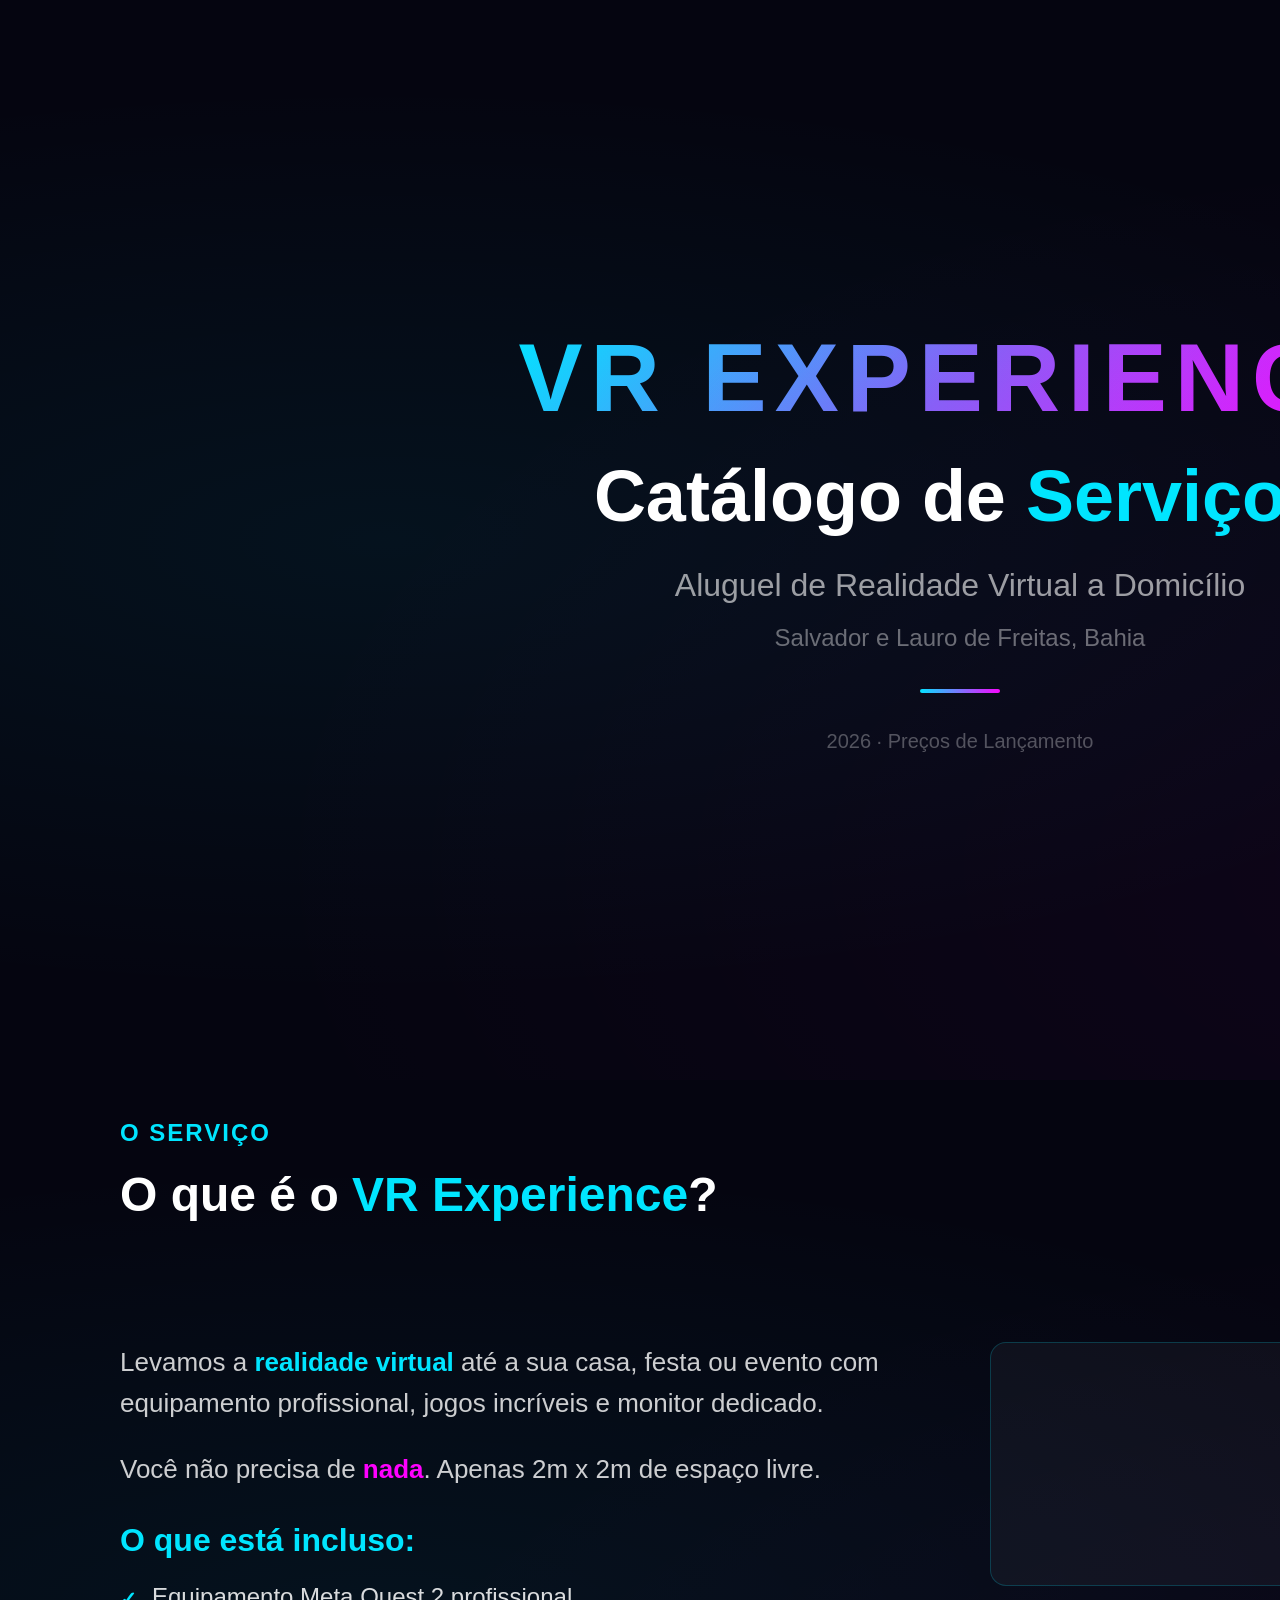
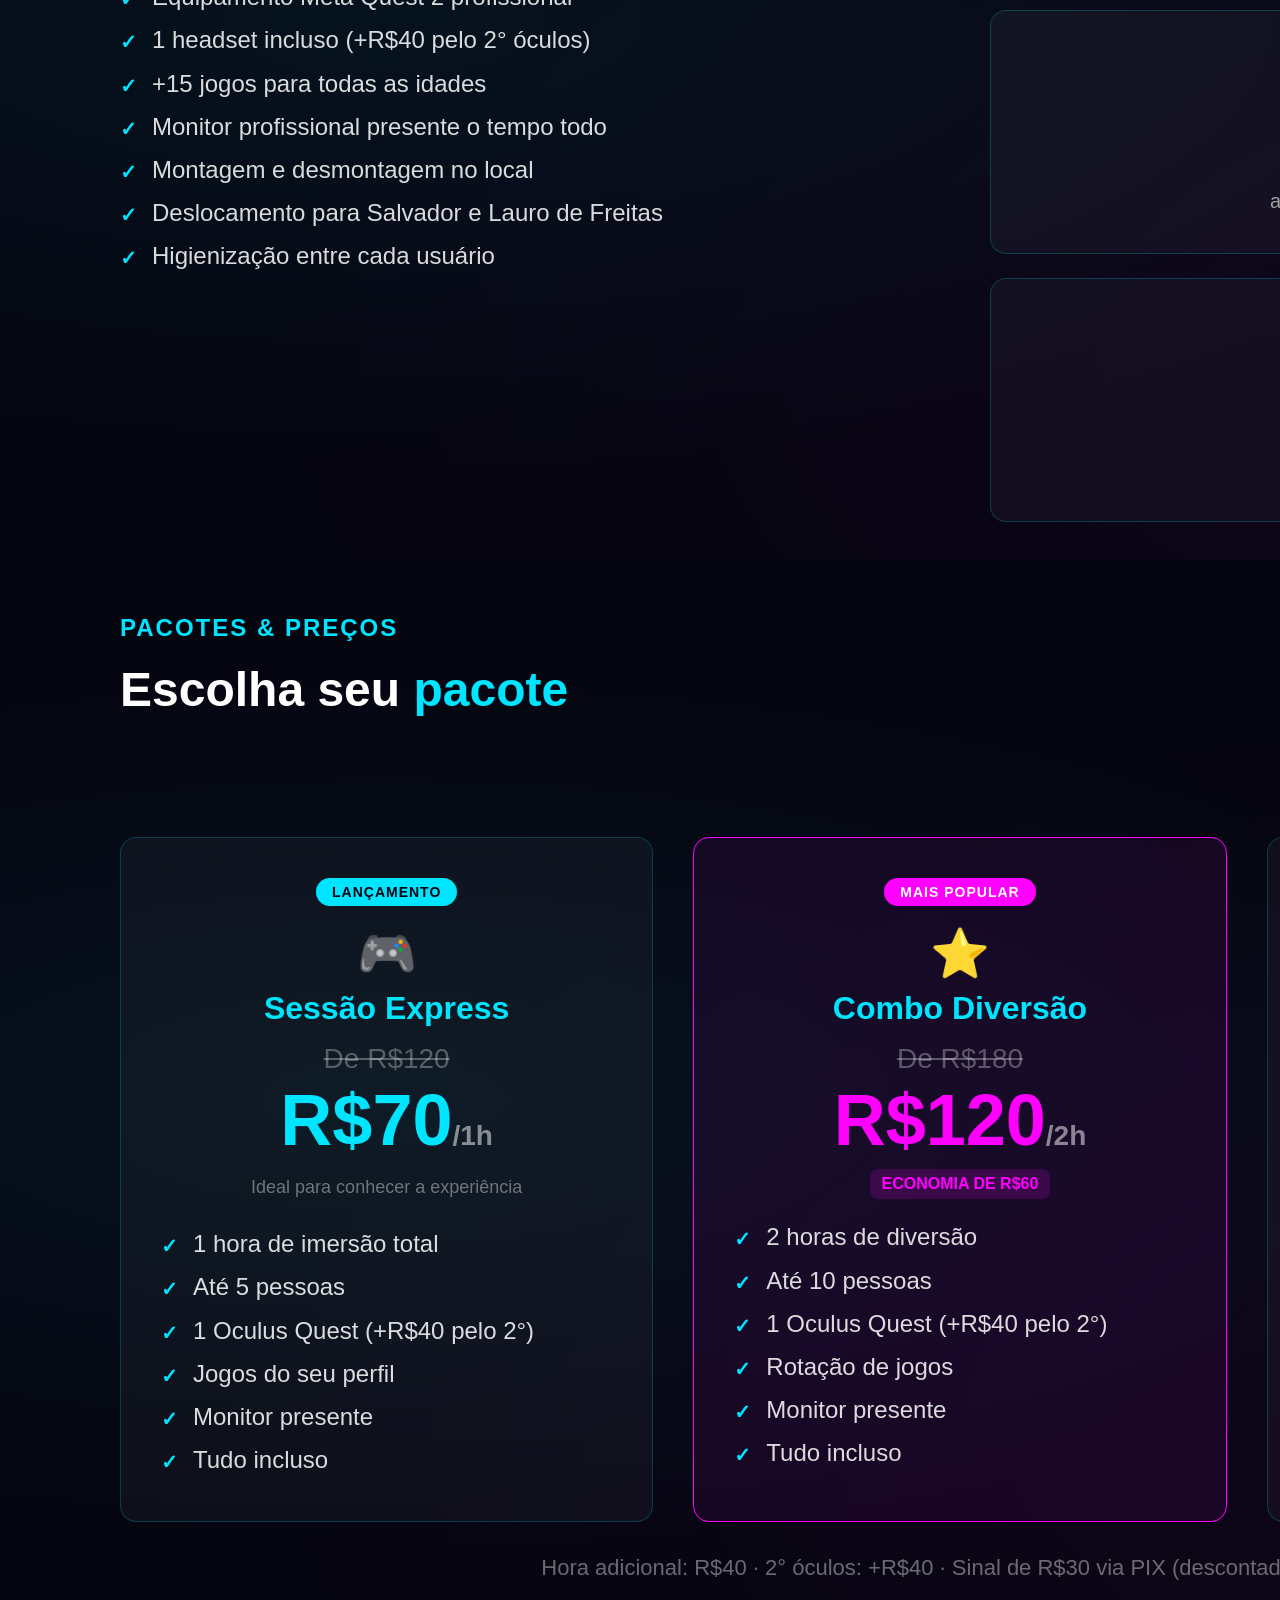
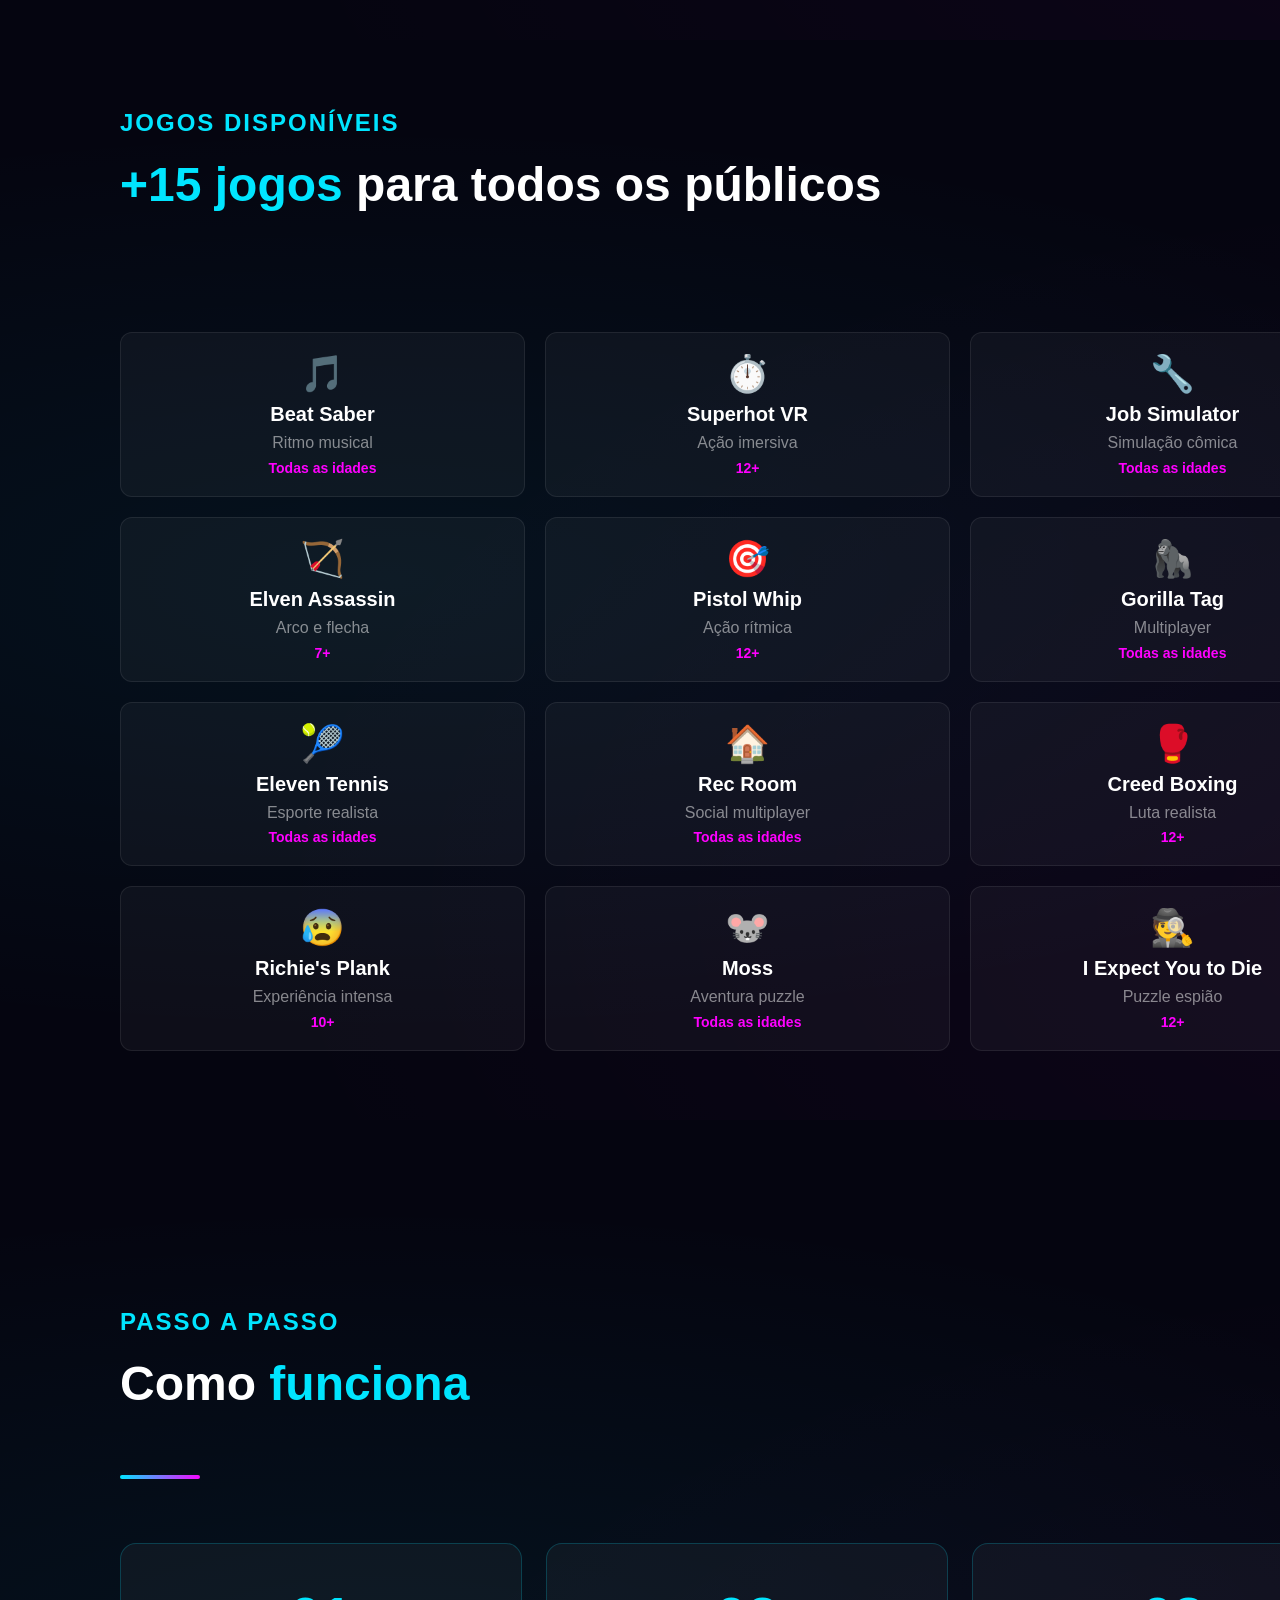
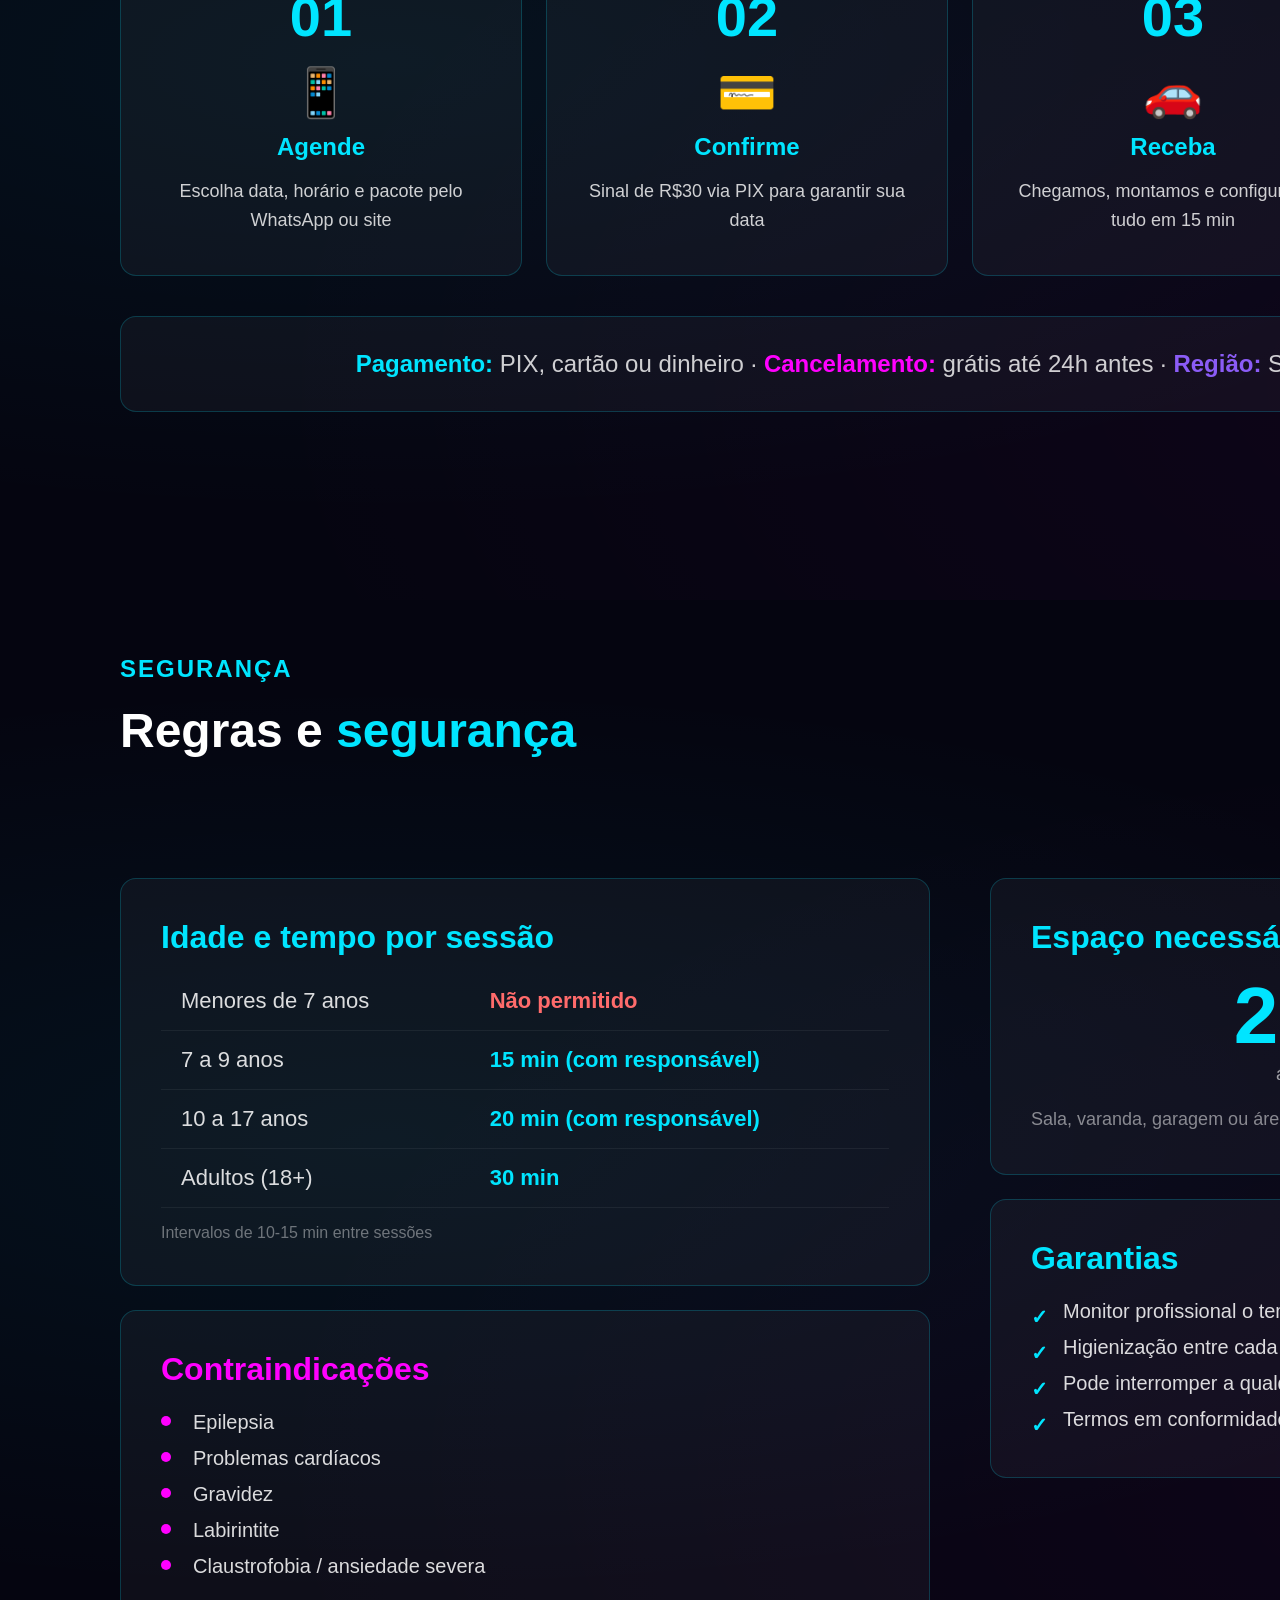
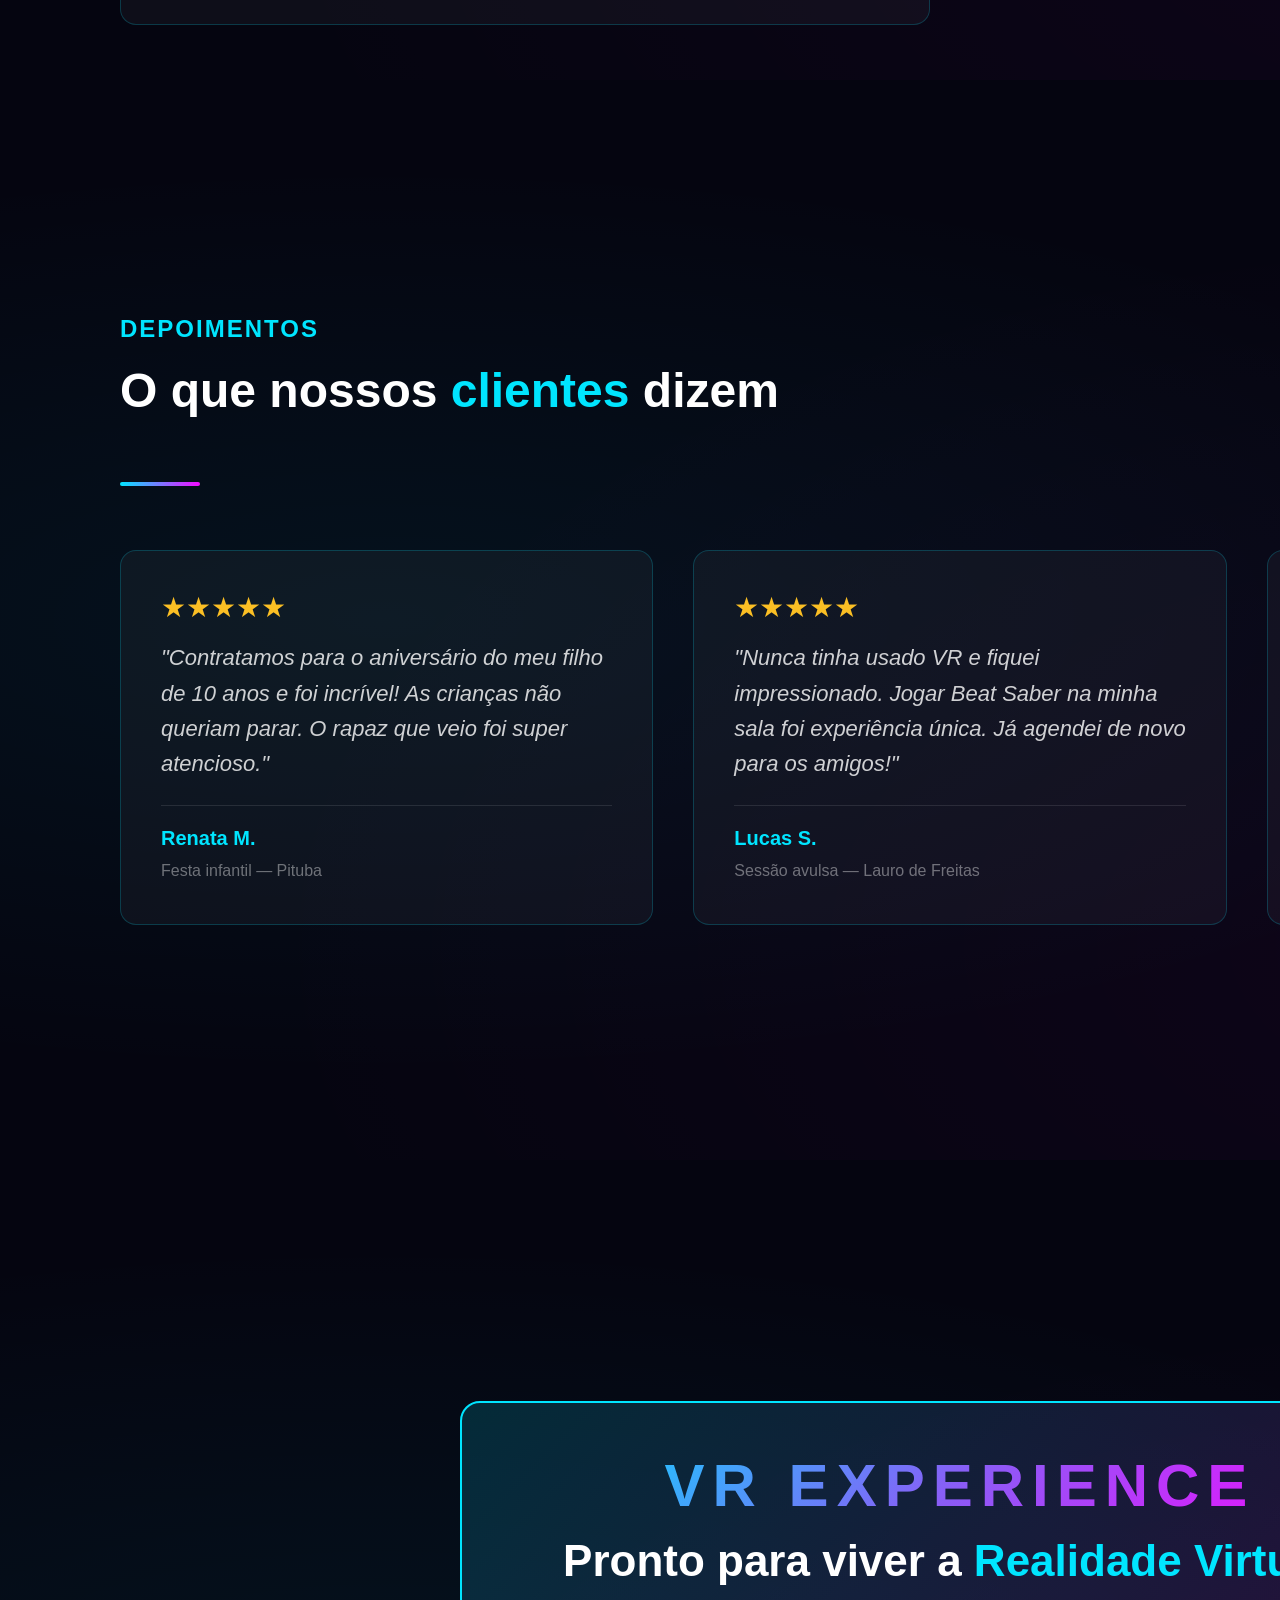
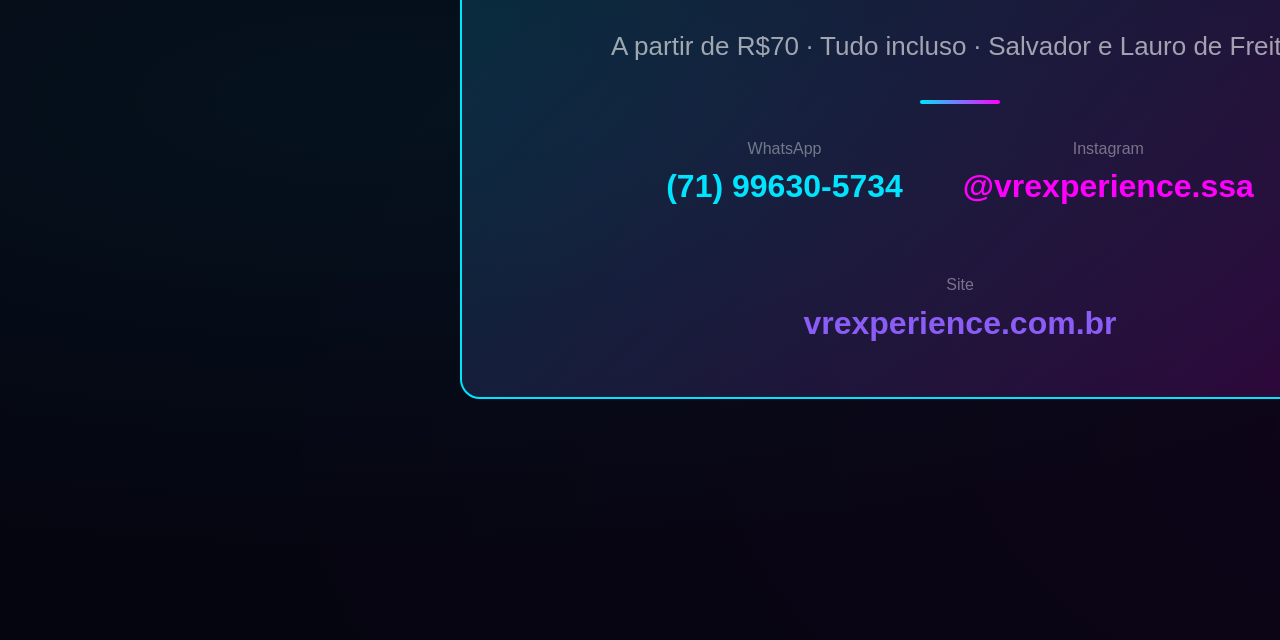
<file: presentations/catalogo-servicos.html>
<!DOCTYPE html>
<html lang="pt-BR">
<head>
<meta charset="UTF-8">
<title>VR Experience - Catálogo de Serviços</title>
<style>
  @page { size: 1920px 1080px; margin: 0; }
  * { margin: 0; padding: 0; box-sizing: border-box; }
  body { font-family: 'Segoe UI', Arial, sans-serif; background: #050510; color: #fff; }
  .slide {
    width: 1920px; height: 1080px;
    padding: 100px 120px;
    display: flex; flex-direction: column; justify-content: center;
    position: relative; overflow: hidden;
    page-break-after: always;
    background: #050510;
  }
  .slide::before {
    content: '';
    position: absolute; inset: 0;
    background: radial-gradient(ellipse at 20% 50%, rgba(0,229,255,0.06) 0%, transparent 60%),
                radial-gradient(ellipse at 80% 80%, rgba(255,0,255,0.04) 0%, transparent 60%);
    pointer-events: none;
  }
  .slide-number { position: absolute; bottom: 40px; right: 60px; font-size: 14px; color: rgba(255,255,255,0.3); font-weight: 600; letter-spacing: 2px; }
  .logo-top { position: absolute; top: 36px; right: 60px; font-size: 13px; font-weight: 800; letter-spacing: 3px; background: linear-gradient(135deg, #00e5ff, #ff00ff); -webkit-background-clip: text; -webkit-text-fill-color: transparent; opacity: 0.5; }
  h1 { font-size: 72px; font-weight: 800; line-height: 1.1; margin-bottom: 24px; position: relative; z-index: 1; }
  h1 .accent { color: #00e5ff; }
  h1 .accent-mag { color: #ff00ff; }
  h2 { font-size: 48px; font-weight: 700; margin-bottom: 40px; position: relative; z-index: 1; }
  h2 .accent { color: #00e5ff; }
  h3 { font-size: 32px; font-weight: 600; margin-bottom: 16px; color: #00e5ff; }
  p { font-size: 28px; line-height: 1.6; color: rgba(255,255,255,0.8); position: relative; z-index: 1; }
  .tagline { font-size: 24px; color: #00e5ff; font-weight: 600; letter-spacing: 2px; margin-bottom: 20px; text-transform: uppercase; }
  .grid-2 { display: grid; grid-template-columns: 1fr 1fr; gap: 60px; position: relative; z-index: 1; }
  .grid-3 { display: grid; grid-template-columns: 1fr 1fr 1fr; gap: 40px; position: relative; z-index: 1; }
  .grid-4 { display: grid; grid-template-columns: 1fr 1fr 1fr 1fr; gap: 24px; position: relative; z-index: 1; }
  .card { background: rgba(255,255,255,0.04); border: 1px solid rgba(0,229,255,0.2); border-radius: 16px; padding: 40px; }
  .card.highlight { border-color: #ff00ff; background: rgba(255,0,255,0.06); }
  .stat { font-size: 64px; font-weight: 800; color: #00e5ff; line-height: 1; }
  .stat-label { font-size: 20px; color: rgba(255,255,255,0.6); margin-top: 8px; }
  ul { list-style: none; position: relative; z-index: 1; }
  ul li { font-size: 24px; line-height: 1.8; color: rgba(255,255,255,0.85); padding-left: 32px; position: relative; }
  ul li::before { content: ''; position: absolute; left: 0; top: 12px; width: 10px; height: 10px; border-radius: 50%; background: #00e5ff; }
  ul.mag li::before { background: #ff00ff; }
  .cover-center { text-align: center; display: flex; flex-direction: column; align-items: center; justify-content: center; }
  .cover-logo { font-size: 96px; font-weight: 800; letter-spacing: 8px; background: linear-gradient(135deg, #00e5ff, #8b5cf6, #ff00ff); -webkit-background-clip: text; -webkit-text-fill-color: transparent; margin-bottom: 24px; }
  .divider { width: 80px; height: 4px; background: linear-gradient(90deg, #00e5ff, #ff00ff); border-radius: 2px; margin: 24px 0; }
  .price-big { font-size: 72px; font-weight: 800; color: #00e5ff; }
  .price-big small { font-size: 28px; color: rgba(255,255,255,0.5); }
  .price-old { font-size: 28px; color: rgba(255,255,255,0.3); text-decoration: line-through; margin-bottom: 4px; }
  .badge { display: inline-block; background: #ff00ff; color: #fff; font-size: 14px; font-weight: 700; padding: 6px 16px; border-radius: 20px; letter-spacing: 1px; margin-bottom: 12px; }
  .badge-cyan { background: #00e5ff; color: #050510; }
  .check-list li::before { content: '✓'; background: none; color: #00e5ff; font-weight: 800; font-size: 20px; top: 6px; left: 0; width: auto; height: auto; border-radius: 0; }
  .game-grid { display: grid; grid-template-columns: repeat(4, 1fr); gap: 20px; position: relative; z-index: 1; }
  .game-card { background: rgba(255,255,255,0.04); border: 1px solid rgba(255,255,255,0.08); border-radius: 12px; padding: 20px; text-align: center; }
  .game-card .age { font-size: 14px; color: #ff00ff; font-weight: 600; margin-top: 4px; }
  .game-card h4 { font-size: 20px; font-weight: 600; color: #fff; margin-bottom: 4px; }
  .game-card p { font-size: 16px; color: rgba(255,255,255,0.5); }
  .cta-box { background: linear-gradient(135deg, rgba(0,229,255,0.15), rgba(255,0,255,0.15)); border: 2px solid #00e5ff; border-radius: 20px; padding: 48px; text-align: center; position: relative; z-index: 1; }
  table { width: 100%; border-collapse: collapse; position: relative; z-index: 1; }
  th { text-align: left; font-size: 18px; color: #00e5ff; text-transform: uppercase; letter-spacing: 2px; padding: 16px 20px; border-bottom: 2px solid rgba(0,229,255,0.3); }
  td { font-size: 22px; padding: 16px 20px; border-bottom: 1px solid rgba(255,255,255,0.06); color: rgba(255,255,255,0.85); }
  td.val { color: #00e5ff; font-weight: 700; }
</style>
</head>
<body>

<!-- Slide 1: Cover -->
<div class="slide cover-center">
  <div class="cover-logo">VR EXPERIENCE</div>
  <h1>Catálogo de <span class="accent">Serviços</span></h1>
  <p style="font-size:32px; color:rgba(255,255,255,0.6);">Aluguel de Realidade Virtual a Domicílio</p>
  <p style="font-size:24px; color:rgba(255,255,255,0.4); margin-top:8px;">Salvador e Lauro de Freitas, Bahia</p>
  <div class="divider" style="margin:32px auto"></div>
  <p style="font-size:20px; color:rgba(255,255,255,0.3);">2026 · Preços de Lançamento</p>
  <div class="slide-number">01 / 08</div>
</div>

<!-- Slide 2: O que é -->
<div class="slide">
  <div class="logo-top">VR EXPERIENCE</div>
  <div class="tagline">O serviço</div>
  <h2>O que é o <span class="accent">VR Experience</span>?</h2>
  <div class="divider"></div>
  <div class="grid-2" style="margin-top:32px">
    <div>
      <p style="font-size:26px; margin-bottom:24px;">Levamos a <strong style="color:#00e5ff;">realidade virtual</strong> até a sua casa, festa ou evento com equipamento profissional, jogos incríveis e monitor dedicado.</p>
      <p style="font-size:26px; margin-bottom:32px;">Você não precisa de <strong style="color:#ff00ff;">nada</strong>. Apenas 2m x 2m de espaço livre.</p>
      <h3>O que está incluso:</h3>
      <ul class="check-list" style="margin-top:16px;">
        <li>Equipamento Meta Quest 2 profissional</li>
        <li>1 headset incluso (+R$40 pelo 2° óculos)</li>
        <li>+15 jogos para todas as idades</li>
        <li>Monitor profissional presente o tempo todo</li>
        <li>Montagem e desmontagem no local</li>
        <li>Deslocamento para Salvador e Lauro de Freitas</li>
        <li>Higienização entre cada usuário</li>
      </ul>
    </div>
    <div style="display:flex; flex-direction:column; gap:24px;">
      <div class="card" style="text-align:center;">
        <div style="font-size:64px; margin-bottom:8px;">🎮</div>
        <div class="stat" style="font-size:48px;">+15</div>
        <div class="stat-label">jogos disponíveis</div>
      </div>
      <div class="card" style="text-align:center;">
        <div style="font-size:64px; margin-bottom:8px;">👥</div>
        <div class="stat" style="font-size:48px;">7-70</div>
        <div class="stat-label">anos — diversão para todos</div>
      </div>
      <div class="card" style="text-align:center;">
        <div style="font-size:64px; margin-bottom:8px;">⭐</div>
        <div class="stat" style="font-size:48px;">5.0</div>
        <div class="stat-label">avaliação dos clientes</div>
      </div>
    </div>
  </div>
  <div class="slide-number">02 / 08</div>
</div>

<!-- Slide 3: Pacotes -->
<div class="slide">
  <div class="logo-top">VR EXPERIENCE</div>
  <div class="tagline">Pacotes & Preços</div>
  <h2>Escolha seu <span class="accent">pacote</span></h2>
  <div class="divider"></div>
  <div class="grid-3" style="margin-top:32px">
    <div class="card" style="text-align:center;">
      <span class="badge-cyan badge">LANÇAMENTO</span>
      <div style="font-size:48px; margin:8px 0;">🎮</div>
      <h3>Sessão Express</h3>
      <div class="price-old">De R$120</div>
      <div class="price-big">R$70<small>/1h</small></div>
      <p style="font-size:18px; color:rgba(255,255,255,0.4); margin:12px 0 20px;">Ideal para conhecer a experiência</p>
      <ul class="check-list" style="text-align:left;">
        <li>1 hora de imersão total</li>
        <li>Até 5 pessoas</li>
        <li>1 Oculus Quest (+R$40 pelo 2°)</li>
        <li>Jogos do seu perfil</li>
        <li>Monitor presente</li>
        <li>Tudo incluso</li>
      </ul>
    </div>
    <div class="card highlight" style="text-align:center;">
      <span class="badge">MAIS POPULAR</span>
      <div style="font-size:48px; margin:8px 0;">⭐</div>
      <h3>Combo Diversão</h3>
      <div class="price-old">De R$180</div>
      <div class="price-big" style="color:#ff00ff;">R$120<small>/2h</small></div>
      <div style="background:rgba(255,0,255,0.15); border-radius:8px; padding:6px 12px; display:inline-block; margin:8px 0 16px; font-size:16px; color:#ff00ff; font-weight:700;">ECONOMIA DE R$60</div>
      <ul class="check-list" style="text-align:left;">
        <li>2 horas de diversão</li>
        <li>Até 10 pessoas</li>
        <li>1 Oculus Quest (+R$40 pelo 2°)</li>
        <li>Rotação de jogos</li>
        <li>Monitor presente</li>
        <li>Tudo incluso</li>
      </ul>
    </div>
    <div class="card" style="text-align:center;">
      <span class="badge-cyan badge">LANÇAMENTO</span>
      <div style="font-size:48px; margin:8px 0;">🎂</div>
      <h3>Pacote Aniversário</h3>
      <div class="price-old">De R$250</div>
      <div class="price-big">R$160<small>/3h</small></div>
      <div style="background:rgba(0,229,255,0.15); border-radius:8px; padding:6px 12px; display:inline-block; margin:8px 0 16px; font-size:16px; color:#00e5ff; font-weight:700;">ECONOMIA DE R$90</div>
      <ul class="check-list" style="text-align:left;">
        <li>3 horas de festa VR</li>
        <li>Até 15 pessoas</li>
        <li>1 Oculus Quest (+R$40 pelo 2°)</li>
        <li>Monitor dedicado</li>
        <li>Coordena com sua festa</li>
        <li>Tudo incluso</li>
      </ul>
    </div>
  </div>
  <p style="text-align:center; margin-top:28px; font-size:22px; color:rgba(255,255,255,0.4);">Hora adicional: R$40 · 2° óculos: +R$40 · Sinal de R$30 via PIX (descontado do total)</p>
  <div class="slide-number">03 / 08</div>
</div>

<!-- Slide 4: Jogos -->
<div class="slide">
  <div class="logo-top">VR EXPERIENCE</div>
  <div class="tagline">Jogos disponíveis</div>
  <h2><span class="accent">+15 jogos</span> para todos os públicos</h2>
  <div class="divider"></div>
  <div class="game-grid" style="margin-top:32px">
    <div class="game-card">
      <div style="font-size:36px; margin-bottom:8px;">🎵</div>
      <h4>Beat Saber</h4>
      <p>Ritmo musical</p>
      <div class="age">Todas as idades</div>
    </div>
    <div class="game-card">
      <div style="font-size:36px; margin-bottom:8px;">⏱️</div>
      <h4>Superhot VR</h4>
      <p>Ação imersiva</p>
      <div class="age">12+</div>
    </div>
    <div class="game-card">
      <div style="font-size:36px; margin-bottom:8px;">🔧</div>
      <h4>Job Simulator</h4>
      <p>Simulação cômica</p>
      <div class="age">Todas as idades</div>
    </div>
    <div class="game-card">
      <div style="font-size:36px; margin-bottom:8px;">🍉</div>
      <h4>Fruit Ninja VR</h4>
      <p>Casual divertido</p>
      <div class="age">Todas as idades</div>
    </div>
    <div class="game-card">
      <div style="font-size:36px; margin-bottom:8px;">🏹</div>
      <h4>Elven Assassin</h4>
      <p>Arco e flecha</p>
      <div class="age">7+</div>
    </div>
    <div class="game-card">
      <div style="font-size:36px; margin-bottom:8px;">🎯</div>
      <h4>Pistol Whip</h4>
      <p>Ação rítmica</p>
      <div class="age">12+</div>
    </div>
    <div class="game-card">
      <div style="font-size:36px; margin-bottom:8px;">🦍</div>
      <h4>Gorilla Tag</h4>
      <p>Multiplayer</p>
      <div class="age">Todas as idades</div>
    </div>
    <div class="game-card">
      <div style="font-size:36px; margin-bottom:8px;">⛳</div>
      <h4>Mini Golf VR</h4>
      <p>Esporte casual</p>
      <div class="age">Todas as idades</div>
    </div>
    <div class="game-card">
      <div style="font-size:36px; margin-bottom:8px;">🎾</div>
      <h4>Eleven Tennis</h4>
      <p>Esporte realista</p>
      <div class="age">Todas as idades</div>
    </div>
    <div class="game-card">
      <div style="font-size:36px; margin-bottom:8px;">🏠</div>
      <h4>Rec Room</h4>
      <p>Social multiplayer</p>
      <div class="age">Todas as idades</div>
    </div>
    <div class="game-card">
      <div style="font-size:36px; margin-bottom:8px;">🥊</div>
      <h4>Creed Boxing</h4>
      <p>Luta realista</p>
      <div class="age">12+</div>
    </div>
    <div class="game-card">
      <div style="font-size:36px; margin-bottom:8px;">🎸</div>
      <h4>Ragnarock</h4>
      <p>Ritmo viking</p>
      <div class="age">Todas as idades</div>
    </div>
    <div class="game-card">
      <div style="font-size:36px; margin-bottom:8px;">😰</div>
      <h4>Richie's Plank</h4>
      <p>Experiência intensa</p>
      <div class="age">10+</div>
    </div>
    <div class="game-card">
      <div style="font-size:36px; margin-bottom:8px;">🐭</div>
      <h4>Moss</h4>
      <p>Aventura puzzle</p>
      <div class="age">Todas as idades</div>
    </div>
    <div class="game-card">
      <div style="font-size:36px; margin-bottom:8px;">🕵️</div>
      <h4>I Expect You to Die</h4>
      <p>Puzzle espião</p>
      <div class="age">12+</div>
    </div>
    <div class="game-card">
      <div style="font-size:36px; margin-bottom:8px;">🌐</div>
      <h4>+ outros</h4>
      <p>Catálogo em expansão</p>
      <div class="age">Todas as idades</div>
    </div>
  </div>
  <div class="slide-number">04 / 08</div>
</div>

<!-- Slide 5: Como Funciona -->
<div class="slide">
  <div class="logo-top">VR EXPERIENCE</div>
  <div class="tagline">Passo a passo</div>
  <h2>Como <span class="accent">funciona</span></h2>
  <div class="divider"></div>
  <div class="grid-4" style="margin-top:40px">
    <div class="card" style="text-align:center;">
      <div style="font-size:56px; font-weight:800; color:#00e5ff; margin-bottom:16px;">01</div>
      <div style="font-size:48px; margin-bottom:12px;">📱</div>
      <h3 style="font-size:24px;">Agende</h3>
      <p style="font-size:18px;">Escolha data, horário e pacote pelo WhatsApp ou site</p>
    </div>
    <div class="card" style="text-align:center;">
      <div style="font-size:56px; font-weight:800; color:#00e5ff; margin-bottom:16px;">02</div>
      <div style="font-size:48px; margin-bottom:12px;">💳</div>
      <h3 style="font-size:24px;">Confirme</h3>
      <p style="font-size:18px;">Sinal de R$30 via PIX para garantir sua data</p>
    </div>
    <div class="card" style="text-align:center;">
      <div style="font-size:56px; font-weight:800; color:#00e5ff; margin-bottom:16px;">03</div>
      <div style="font-size:48px; margin-bottom:12px;">🚗</div>
      <h3 style="font-size:24px;">Receba</h3>
      <p style="font-size:18px;">Chegamos, montamos e configuramos tudo em 15 min</p>
    </div>
    <div class="card" style="text-align:center;">
      <div style="font-size:56px; font-weight:800; color:#00e5ff; margin-bottom:16px;">04</div>
      <div style="font-size:48px; margin-bottom:12px;">🎉</div>
      <h3 style="font-size:24px;">Divirta-se!</h3>
      <p style="font-size:18px;">Monitor acompanha tudo, você só curte</p>
    </div>
  </div>
  <div class="card" style="margin-top:40px; text-align:center; padding:28px;">
    <p style="font-size:24px; margin:0;">
      <strong style="color:#00e5ff;">Pagamento:</strong> PIX, cartão ou dinheiro ·
      <strong style="color:#ff00ff;">Cancelamento:</strong> grátis até 24h antes ·
      <strong style="color:#8b5cf6;">Região:</strong> Salvador e Lauro de Freitas
    </p>
  </div>
  <div class="slide-number">05 / 08</div>
</div>

<!-- Slide 6: Regras e Segurança -->
<div class="slide">
  <div class="logo-top">VR EXPERIENCE</div>
  <div class="tagline">Segurança</div>
  <h2>Regras e <span class="accent">segurança</span></h2>
  <div class="divider"></div>
  <div class="grid-2" style="margin-top:32px">
    <div>
      <div class="card" style="margin-bottom:24px;">
        <h3>Idade e tempo por sessão</h3>
        <table style="margin-top:12px;">
          <tr><td>Menores de 7 anos</td><td class="val" style="color:#ff6b6b;">Não permitido</td></tr>
          <tr><td>7 a 9 anos</td><td class="val">15 min (com responsável)</td></tr>
          <tr><td>10 a 17 anos</td><td class="val">20 min (com responsável)</td></tr>
          <tr><td>Adultos (18+)</td><td class="val">30 min</td></tr>
        </table>
        <p style="font-size:16px; color:rgba(255,255,255,0.4); margin-top:12px;">Intervalos de 10-15 min entre sessões</p>
      </div>
      <div class="card">
        <h3 style="color:#ff00ff;">Contraindicações</h3>
        <ul class="mag" style="margin-top:12px;">
          <li style="font-size:20px;">Epilepsia</li>
          <li style="font-size:20px;">Problemas cardíacos</li>
          <li style="font-size:20px;">Gravidez</li>
          <li style="font-size:20px;">Labirintite</li>
          <li style="font-size:20px;">Claustrofobia / ansiedade severa</li>
        </ul>
      </div>
    </div>
    <div>
      <div class="card" style="margin-bottom:24px;">
        <h3>Espaço necessário</h3>
        <div style="text-align:center; margin:20px 0;">
          <div class="stat" style="font-size:80px;">2m × 2m</div>
          <div class="stat-label" style="font-size:18px;">área livre mínima por headset</div>
        </div>
        <p style="font-size:18px; color:rgba(255,255,255,0.5);">Sala, varanda, garagem ou área aberta. Nossa equipe ajuda a organizar!</p>
      </div>
      <div class="card">
        <h3>Garantias</h3>
        <ul class="check-list" style="margin-top:12px;">
          <li style="font-size:20px;">Monitor profissional o tempo todo</li>
          <li style="font-size:20px;">Higienização entre cada usuário</li>
          <li style="font-size:20px;">Pode interromper a qualquer momento</li>
          <li style="font-size:20px;">Termos em conformidade legal</li>
        </ul>
      </div>
    </div>
  </div>
  <div class="slide-number">06 / 08</div>
</div>

<!-- Slide 7: Depoimentos -->
<div class="slide">
  <div class="logo-top">VR EXPERIENCE</div>
  <div class="tagline">Depoimentos</div>
  <h2>O que nossos <span class="accent">clientes</span> dizem</h2>
  <div class="divider"></div>
  <div class="grid-3" style="margin-top:40px">
    <div class="card">
      <div style="font-size:28px; color:#fbbf24; margin-bottom:16px;">★★★★★</div>
      <p style="font-size:22px; font-style:italic; margin-bottom:24px;">"Contratamos para o aniversário do meu filho de 10 anos e foi incrível! As crianças não queriam parar. O rapaz que veio foi super atencioso."</p>
      <div style="border-top:1px solid rgba(255,255,255,0.1); padding-top:16px;">
        <p style="font-size:20px; color:#00e5ff; font-weight:600; margin:0;">Renata M.</p>
        <p style="font-size:16px; color:rgba(255,255,255,0.4); margin:4px 0 0;">Festa infantil — Pituba</p>
      </div>
    </div>
    <div class="card">
      <div style="font-size:28px; color:#fbbf24; margin-bottom:16px;">★★★★★</div>
      <p style="font-size:22px; font-style:italic; margin-bottom:24px;">"Nunca tinha usado VR e fiquei impressionado. Jogar Beat Saber na minha sala foi experiência única. Já agendei de novo para os amigos!"</p>
      <div style="border-top:1px solid rgba(255,255,255,0.1); padding-top:16px;">
        <p style="font-size:20px; color:#00e5ff; font-weight:600; margin:0;">Lucas S.</p>
        <p style="font-size:16px; color:rgba(255,255,255,0.4); margin:4px 0 0;">Sessão avulsa — Lauro de Freitas</p>
      </div>
    </div>
    <div class="card">
      <div style="font-size:28px; color:#fbbf24; margin-bottom:16px;">★★★★★</div>
      <p style="font-size:22px; font-style:italic; margin-bottom:24px;">"Fizemos na confraternização da empresa e foi o ponto alto da noite. Todo mundo participou, até quem tinha medo!"</p>
      <div style="border-top:1px solid rgba(255,255,255,0.1); padding-top:16px;">
        <p style="font-size:20px; color:#00e5ff; font-weight:600; margin:0;">Carla F.</p>
        <p style="font-size:16px; color:rgba(255,255,255,0.4); margin:4px 0 0;">Corporativo — Caminho das Árvores</p>
      </div>
    </div>
  </div>
  <div class="slide-number">07 / 08</div>
</div>

<!-- Slide 8: Contato -->
<div class="slide cover-center">
  <div class="cta-box" style="max-width:1000px;">
    <div class="cover-logo" style="font-size:60px; margin-bottom:16px;">VR EXPERIENCE</div>
    <h2 style="font-size:44px;">Pronto para viver a <span class="accent">Realidade Virtual</span>?</h2>
    <p style="font-size:26px; color:rgba(255,255,255,0.6); margin:16px 0 32px;">A partir de R$70 · Tudo incluso · Salvador e Lauro de Freitas</p>
    <div class="divider" style="margin:0 auto 32px"></div>
    <div style="display:flex; gap:60px; justify-content:center; flex-wrap:wrap;">
      <div>
        <p style="font-size:16px; color:rgba(255,255,255,0.4);">WhatsApp</p>
        <p style="font-size:32px; font-weight:700; color:#00e5ff;">(71) 99630-5734</p>
      </div>
      <div>
        <p style="font-size:16px; color:rgba(255,255,255,0.4);">Instagram</p>
        <p style="font-size:32px; font-weight:700; color:#ff00ff;">@vrexperience.ssa</p>
      </div>
      <div>
        <p style="font-size:16px; color:rgba(255,255,255,0.4);">Site</p>
        <p style="font-size:32px; font-weight:700; color:#8b5cf6;">vrexperience.com.br</p>
      </div>
    </div>
  </div>
  <div class="slide-number">08 / 08</div>
</div>

</body>
</html>
</file>
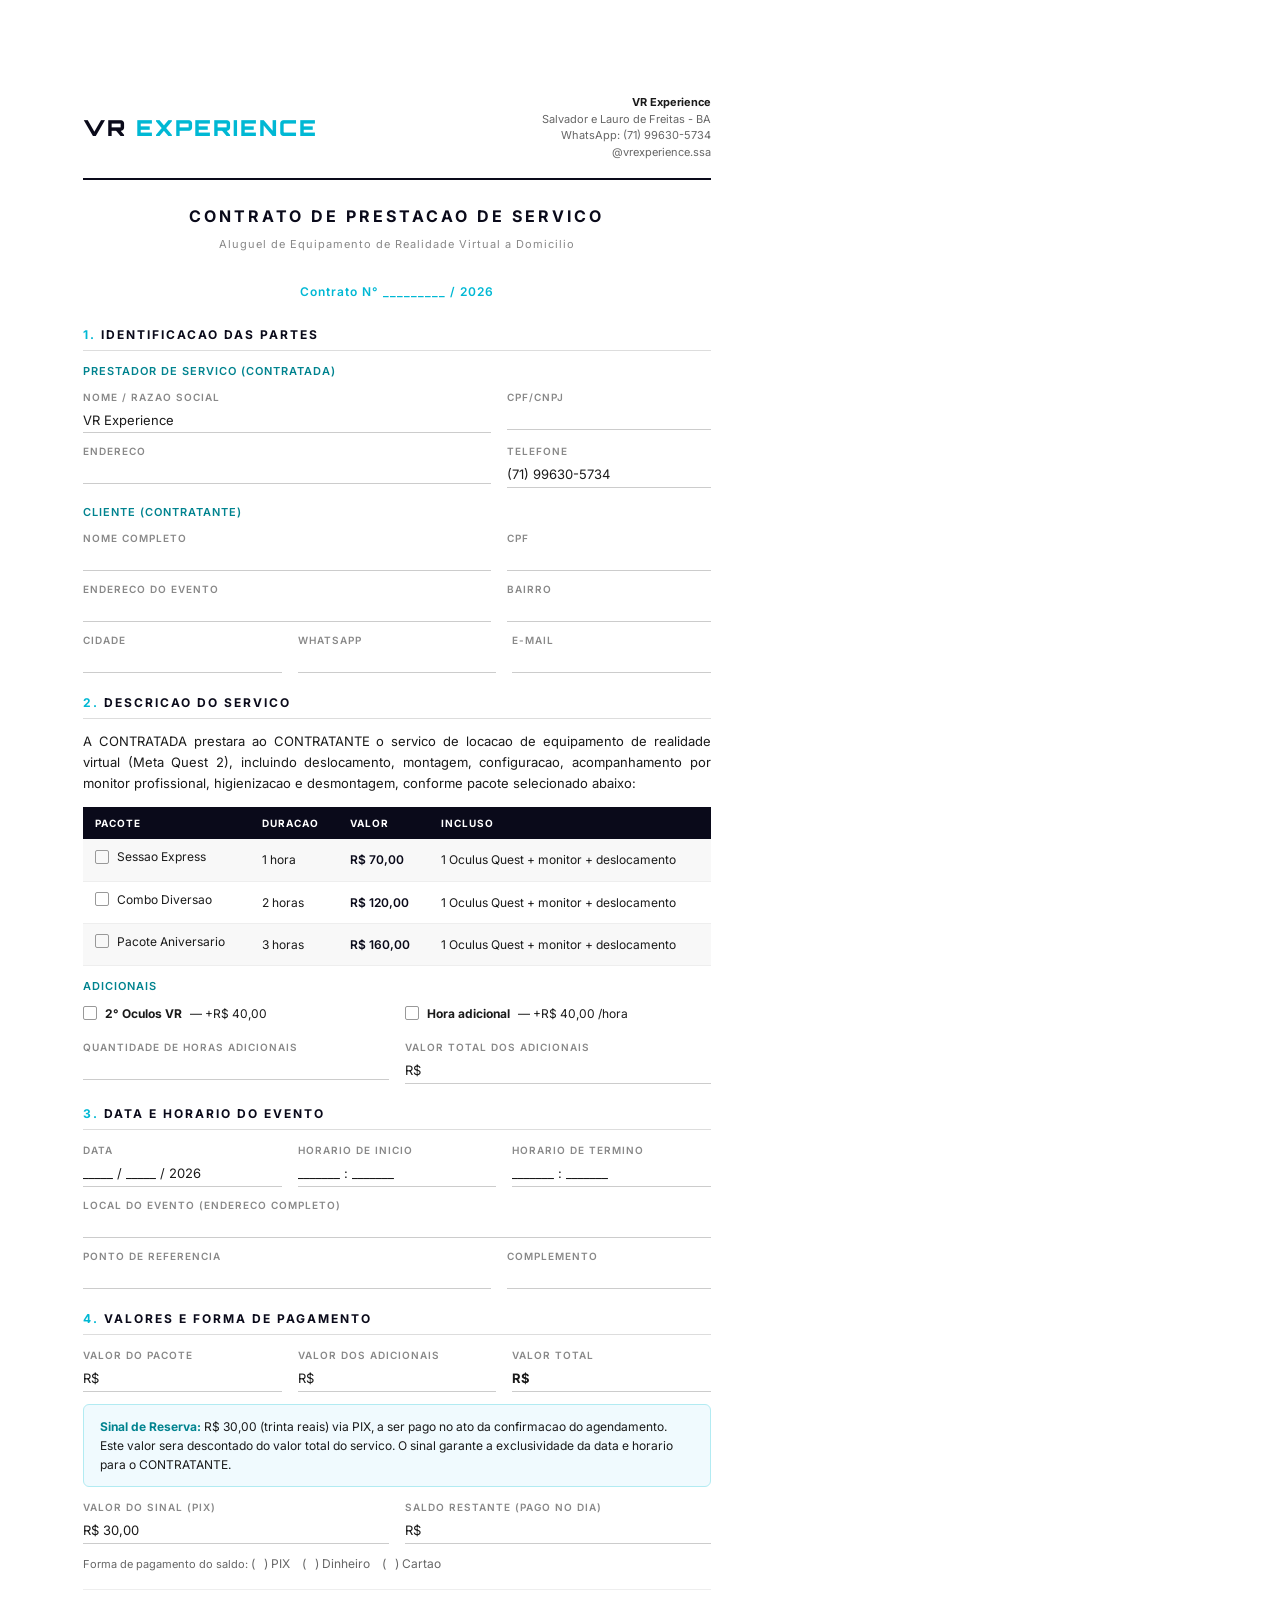
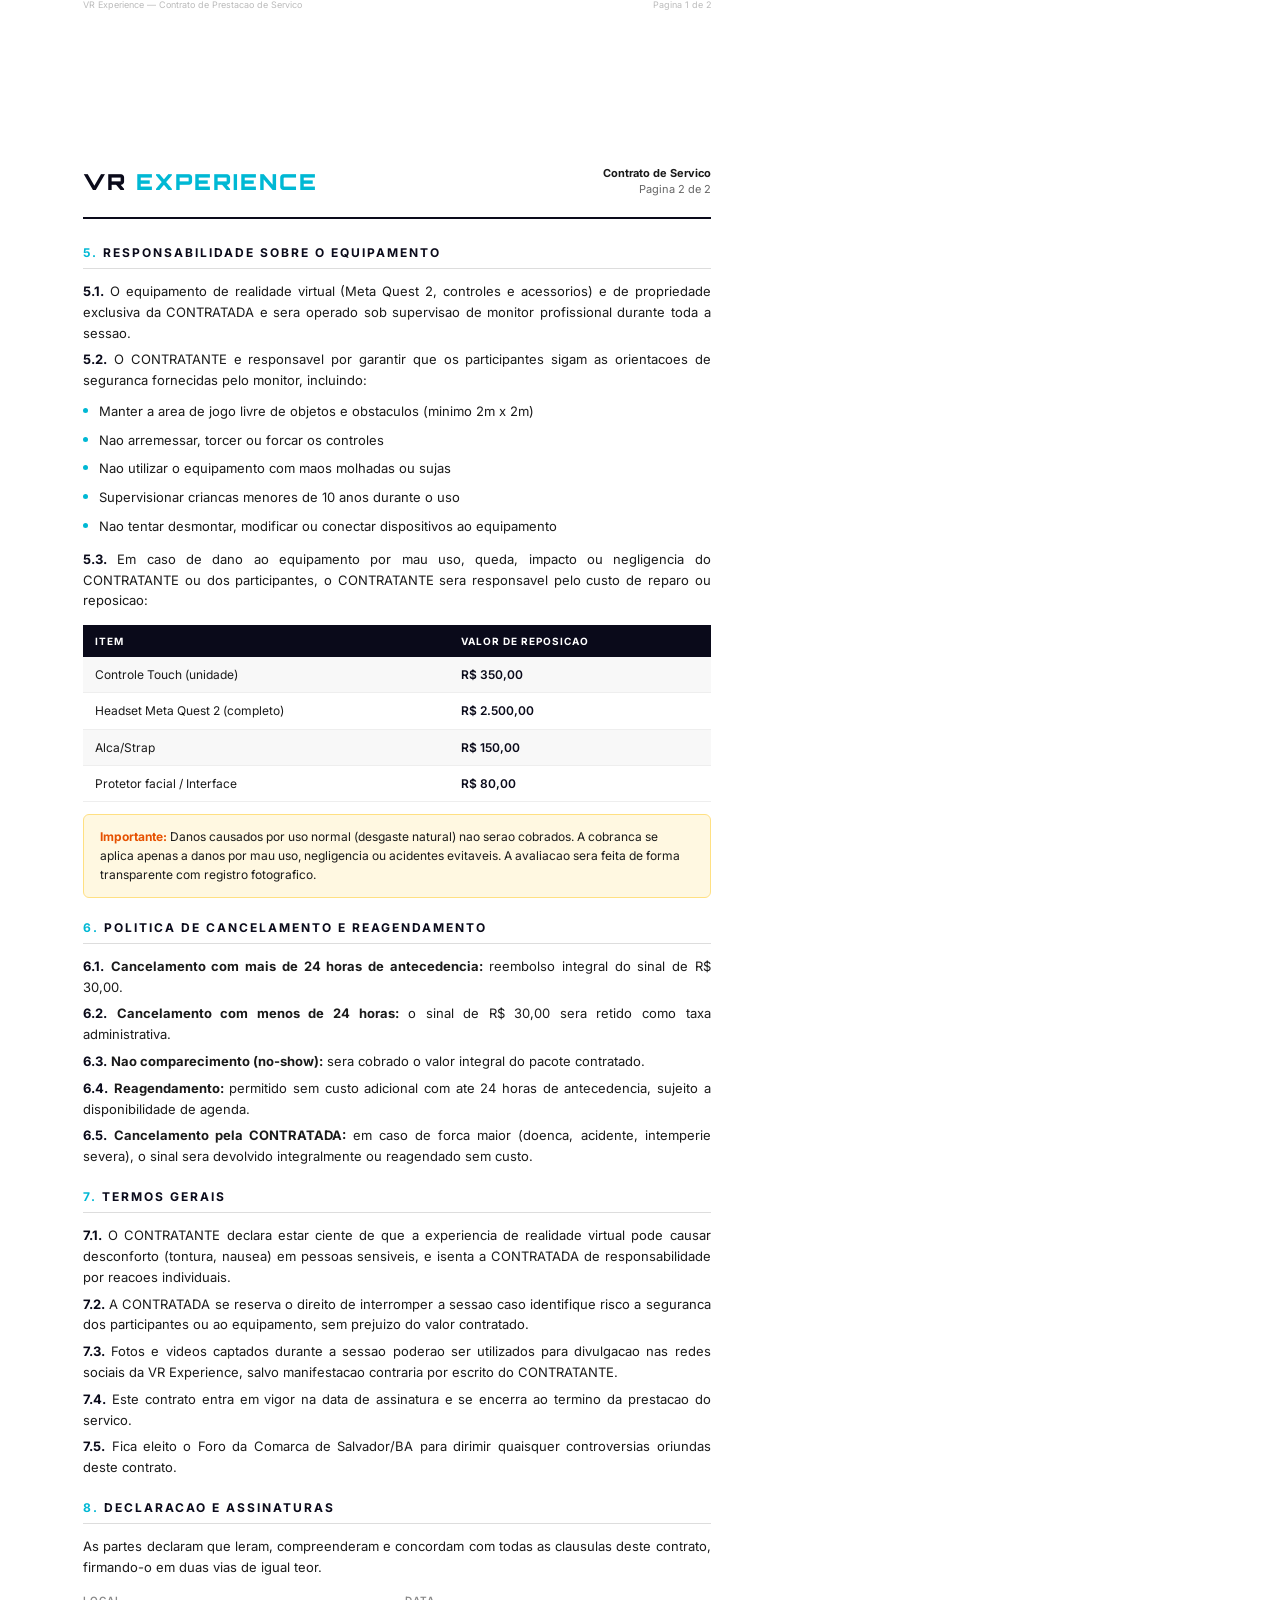
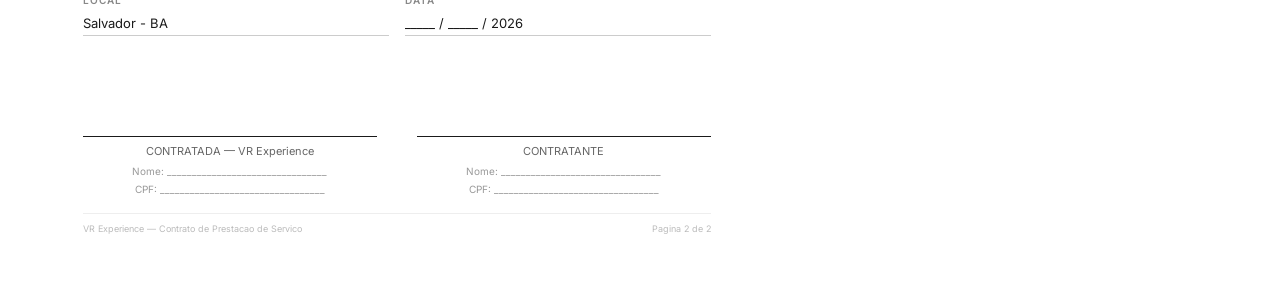
<file: presentations/contrato-servico.html>
<!DOCTYPE html>
<html lang="pt-BR">
<head>
<meta charset="UTF-8">
<title>Contrato de Prestação de Serviço — VR Experience</title>
<style>
  @import url('https://fonts.googleapis.com/css2?family=Inter:wght@300;400;500;600;700&family=Orbitron:wght@700;900&display=swap');

  *, *::before, *::after { margin: 0; padding: 0; box-sizing: border-box; }

  @page {
    size: A4;
    margin: 0;
  }

  body {
    font-family: 'Inter', sans-serif;
    font-size: 13px;
    color: #1a1a1a;
    background: #fff;
    line-height: 1.6;
    width: 210mm;
  }

  .page {
    width: 210mm;
    min-height: 297mm;
    padding: 25mm 22mm 20mm;
    position: relative;
    page-break-after: always;
    background: #fff;
  }

  .page:last-child { page-break-after: avoid; }

  /* Header */
  .header {
    display: flex;
    justify-content: space-between;
    align-items: center;
    padding-bottom: 18px;
    border-bottom: 2px solid #0a0a1a;
    margin-bottom: 24px;
  }

  .header-brand {
    font-family: 'Orbitron', monospace;
    font-weight: 900;
    font-size: 22px;
    color: #0a0a1a;
    letter-spacing: 2px;
  }

  .header-brand span {
    color: #00b8d4;
  }

  .header-info {
    text-align: right;
    font-size: 11px;
    color: #666;
    line-height: 1.5;
  }

  .header-info strong {
    color: #1a1a1a;
  }

  /* Title */
  .doc-title {
    text-align: center;
    font-size: 16px;
    font-weight: 700;
    text-transform: uppercase;
    letter-spacing: 3px;
    color: #0a0a1a;
    margin-bottom: 6px;
  }

  .doc-subtitle {
    text-align: center;
    font-size: 11px;
    color: #888;
    margin-bottom: 28px;
    letter-spacing: 1px;
  }

  /* Contract number */
  .contract-number {
    text-align: center;
    font-size: 12px;
    color: #00b8d4;
    font-weight: 600;
    margin-bottom: 24px;
    letter-spacing: 1px;
  }

  /* Sections */
  .section {
    margin-bottom: 20px;
  }

  .section-title {
    font-size: 12px;
    font-weight: 700;
    text-transform: uppercase;
    letter-spacing: 2px;
    color: #0a0a1a;
    border-bottom: 1px solid #ddd;
    padding-bottom: 6px;
    margin-bottom: 12px;
  }

  .section-title .num {
    color: #00b8d4;
    font-weight: 700;
  }

  /* Field rows */
  .field-row {
    display: flex;
    gap: 16px;
    margin-bottom: 10px;
  }

  .field {
    flex: 1;
  }

  .field label {
    display: block;
    font-size: 10px;
    font-weight: 600;
    text-transform: uppercase;
    letter-spacing: 1px;
    color: #888;
    margin-bottom: 3px;
  }

  .field-line {
    border-bottom: 1px solid #ccc;
    min-height: 22px;
    font-size: 13px;
    padding: 2px 0;
  }

  .field-sm { flex: 0.5; }
  .field-lg { flex: 2; }

  /* Clauses */
  .clause {
    margin-bottom: 14px;
    text-align: justify;
  }

  .clause-num {
    font-weight: 700;
    color: #0a0a1a;
  }

  .clause p {
    margin-bottom: 6px;
  }

  .sub-clause {
    margin-left: 20px;
    margin-bottom: 4px;
  }

  .sub-clause::before {
    content: '';
    display: inline-block;
    width: 4px;
    height: 4px;
    background: #00b8d4;
    border-radius: 50%;
    margin-right: 8px;
    vertical-align: middle;
  }

  /* Package table */
  .pkg-table {
    width: 100%;
    border-collapse: collapse;
    margin: 12px 0;
    font-size: 12px;
  }

  .pkg-table th {
    background: #0a0a1a;
    color: #fff;
    padding: 8px 12px;
    text-align: left;
    font-size: 10px;
    text-transform: uppercase;
    letter-spacing: 1px;
  }

  .pkg-table td {
    padding: 8px 12px;
    border-bottom: 1px solid #eee;
  }

  .pkg-table tr:nth-child(even) td {
    background: #f8f8f8;
  }

  .pkg-table .val {
    font-weight: 600;
    color: #0a0a1a;
  }

  /* Checkbox field */
  .check-field {
    display: flex;
    align-items: center;
    gap: 8px;
    margin-bottom: 6px;
    font-size: 12px;
  }

  .check-box {
    width: 14px;
    height: 14px;
    border: 1.5px solid #999;
    border-radius: 2px;
    display: inline-block;
    flex-shrink: 0;
  }

  /* Signature area */
  .signatures {
    display: flex;
    gap: 40px;
    margin-top: 40px;
  }

  .sig-block {
    flex: 1;
    text-align: center;
  }

  .sig-line {
    border-top: 1px solid #1a1a1a;
    margin-top: 60px;
    padding-top: 6px;
    font-size: 11px;
    color: #666;
  }

  .sig-label {
    font-size: 10px;
    color: #999;
    margin-top: 2px;
  }

  /* Footer */
  .page-footer {
    position: absolute;
    bottom: 15mm;
    left: 22mm;
    right: 22mm;
    display: flex;
    justify-content: space-between;
    font-size: 9px;
    color: #bbb;
    border-top: 1px solid #eee;
    padding-top: 8px;
  }

  /* Highlight box */
  .highlight-box {
    background: #f0fafe;
    border: 1px solid #b2ebf2;
    border-radius: 6px;
    padding: 12px 16px;
    margin: 12px 0;
    font-size: 12px;
  }

  .highlight-box strong {
    color: #00838f;
  }

  /* Warning box */
  .warning-box {
    background: #fff8e1;
    border: 1px solid #ffe082;
    border-radius: 6px;
    padding: 12px 16px;
    margin: 12px 0;
    font-size: 12px;
  }

  .warning-box strong {
    color: #e65100;
  }

  /* Terms list */
  .terms-list {
    list-style: none;
    padding: 0;
  }

  .terms-list li {
    padding: 4px 0;
    padding-left: 16px;
    position: relative;
  }

  .terms-list li::before {
    content: '';
    position: absolute;
    left: 0;
    top: 11px;
    width: 5px;
    height: 5px;
    background: #00b8d4;
    border-radius: 50%;
  }
</style>
</head>
<body>

<!-- ==================== PAGE 1 ==================== -->
<div class="page">
  <div class="header">
    <div class="header-brand">VR <span>EXPERIENCE</span></div>
    <div class="header-info">
      <strong>VR Experience</strong><br>
      Salvador e Lauro de Freitas - BA<br>
      WhatsApp: (71) 99630-5734<br>
      @vrexperience.ssa
    </div>
  </div>

  <div class="doc-title">Contrato de Prestacao de Servico</div>
  <div class="doc-subtitle">Aluguel de Equipamento de Realidade Virtual a Domicilio</div>
  <div class="contract-number">Contrato N° _________ / 2026</div>

  <!-- PARTES -->
  <div class="section">
    <div class="section-title"><span class="num">1.</span> Identificacao das Partes</div>

    <p style="font-weight:600; margin-bottom:8px; font-size:11px; color:#00838f; text-transform:uppercase; letter-spacing:1px;">Prestador de Servico (CONTRATADA)</p>
    <div class="field-row">
      <div class="field field-lg"><label>Nome / Razao Social</label><div class="field-line">VR Experience</div></div>
      <div class="field"><label>CPF/CNPJ</label><div class="field-line"></div></div>
    </div>
    <div class="field-row">
      <div class="field field-lg"><label>Endereco</label><div class="field-line"></div></div>
      <div class="field"><label>Telefone</label><div class="field-line">(71) 99630-5734</div></div>
    </div>

    <p style="font-weight:600; margin-bottom:8px; margin-top:16px; font-size:11px; color:#00838f; text-transform:uppercase; letter-spacing:1px;">Cliente (CONTRATANTE)</p>
    <div class="field-row">
      <div class="field field-lg"><label>Nome Completo</label><div class="field-line"></div></div>
      <div class="field"><label>CPF</label><div class="field-line"></div></div>
    </div>
    <div class="field-row">
      <div class="field field-lg"><label>Endereco do Evento</label><div class="field-line"></div></div>
      <div class="field"><label>Bairro</label><div class="field-line"></div></div>
    </div>
    <div class="field-row">
      <div class="field"><label>Cidade</label><div class="field-line"></div></div>
      <div class="field"><label>WhatsApp</label><div class="field-line"></div></div>
      <div class="field"><label>E-mail</label><div class="field-line"></div></div>
    </div>
  </div>

  <!-- SERVICO -->
  <div class="section">
    <div class="section-title"><span class="num">2.</span> Descricao do Servico</div>
    <p class="clause">A CONTRATADA prestara ao CONTRATANTE o servico de locacao de equipamento de realidade virtual (Meta Quest 2), incluindo deslocamento, montagem, configuracao, acompanhamento por monitor profissional, higienizacao e desmontagem, conforme pacote selecionado abaixo:</p>

    <table class="pkg-table">
      <tr>
        <th>Pacote</th>
        <th>Duracao</th>
        <th>Valor</th>
        <th>Incluso</th>
      </tr>
      <tr>
        <td><div class="check-field"><span class="check-box"></span> Sessao Express</div></td>
        <td>1 hora</td>
        <td class="val">R$ 70,00</td>
        <td>1 Oculus Quest + monitor + deslocamento</td>
      </tr>
      <tr>
        <td><div class="check-field"><span class="check-box"></span> Combo Diversao</div></td>
        <td>2 horas</td>
        <td class="val">R$ 120,00</td>
        <td>1 Oculus Quest + monitor + deslocamento</td>
      </tr>
      <tr>
        <td><div class="check-field"><span class="check-box"></span> Pacote Aniversario</div></td>
        <td>3 horas</td>
        <td class="val">R$ 160,00</td>
        <td>1 Oculus Quest + monitor + deslocamento</td>
      </tr>
    </table>

    <p style="font-weight:600; margin:12px 0 8px; font-size:11px; color:#00838f; text-transform:uppercase; letter-spacing:1px;">Adicionais</p>
    <div class="field-row">
      <div class="field">
        <div class="check-field"><span class="check-box"></span> <strong>2° Oculos VR</strong> — +R$ 40,00</div>
      </div>
      <div class="field">
        <div class="check-field"><span class="check-box"></span> <strong>Hora adicional</strong> — +R$ 40,00 /hora</div>
      </div>
    </div>
    <div class="field-row" style="margin-top:4px;">
      <div class="field"><label>Quantidade de horas adicionais</label><div class="field-line"></div></div>
      <div class="field"><label>Valor total dos adicionais</label><div class="field-line">R$</div></div>
    </div>
  </div>

  <!-- DATA E HORARIO -->
  <div class="section">
    <div class="section-title"><span class="num">3.</span> Data e Horario do Evento</div>
    <div class="field-row">
      <div class="field"><label>Data</label><div class="field-line">_____ / _____ / 2026</div></div>
      <div class="field"><label>Horario de inicio</label><div class="field-line">_______ : _______</div></div>
      <div class="field"><label>Horario de termino</label><div class="field-line">_______ : _______</div></div>
    </div>
    <div class="field-row">
      <div class="field field-lg"><label>Local do evento (endereco completo)</label><div class="field-line"></div></div>
    </div>
    <div class="field-row">
      <div class="field"><label>Ponto de referencia</label><div class="field-line"></div></div>
      <div class="field field-sm"><label>Complemento</label><div class="field-line"></div></div>
    </div>
  </div>

  <!-- VALORES -->
  <div class="section">
    <div class="section-title"><span class="num">4.</span> Valores e Forma de Pagamento</div>

    <div class="field-row">
      <div class="field"><label>Valor do pacote</label><div class="field-line">R$</div></div>
      <div class="field"><label>Valor dos adicionais</label><div class="field-line">R$</div></div>
      <div class="field"><label>Valor total</label><div class="field-line" style="font-weight:700;">R$</div></div>
    </div>

    <div class="highlight-box">
      <strong>Sinal de Reserva:</strong> R$ 30,00 (trinta reais) via PIX, a ser pago no ato da confirmacao do agendamento. Este valor sera descontado do valor total do servico. O sinal garante a exclusividade da data e horario para o CONTRATANTE.
    </div>

    <div class="field-row" style="margin-top:10px;">
      <div class="field"><label>Valor do sinal (PIX)</label><div class="field-line">R$ 30,00</div></div>
      <div class="field"><label>Saldo restante (pago no dia)</label><div class="field-line">R$</div></div>
    </div>

    <p style="font-size:11px; margin-top:8px; color:#666;">Forma de pagamento do saldo: <span style="font-size:12px;">( &nbsp; ) PIX &nbsp;&nbsp; ( &nbsp; ) Dinheiro &nbsp;&nbsp; ( &nbsp; ) Cartao</span></p>
  </div>

  <div class="page-footer">
    <span>VR Experience — Contrato de Prestacao de Servico</span>
    <span>Pagina 1 de 2</span>
  </div>
</div>

<!-- ==================== PAGE 2 ==================== -->
<div class="page">
  <div class="header">
    <div class="header-brand">VR <span>EXPERIENCE</span></div>
    <div class="header-info">
      <strong>Contrato de Servico</strong><br>
      Pagina 2 de 2
    </div>
  </div>

  <!-- RESPONSABILIDADE EQUIPAMENTO -->
  <div class="section">
    <div class="section-title"><span class="num">5.</span> Responsabilidade sobre o Equipamento</div>
    <div class="clause">
      <p><span class="clause-num">5.1.</span> O equipamento de realidade virtual (Meta Quest 2, controles e acessorios) e de propriedade exclusiva da CONTRATADA e sera operado sob supervisao de monitor profissional durante toda a sessao.</p>
      <p><span class="clause-num">5.2.</span> O CONTRATANTE e responsavel por garantir que os participantes sigam as orientacoes de seguranca fornecidas pelo monitor, incluindo:</p>
      <ul class="terms-list">
        <li>Manter a area de jogo livre de objetos e obstaculos (minimo 2m x 2m)</li>
        <li>Nao arremessar, torcer ou forcar os controles</li>
        <li>Nao utilizar o equipamento com maos molhadas ou sujas</li>
        <li>Supervisionar criancas menores de 10 anos durante o uso</li>
        <li>Nao tentar desmontar, modificar ou conectar dispositivos ao equipamento</li>
      </ul>
      <p style="margin-top:8px;"><span class="clause-num">5.3.</span> Em caso de dano ao equipamento por mau uso, queda, impacto ou negligencia do CONTRATANTE ou dos participantes, o CONTRATANTE sera responsavel pelo custo de reparo ou reposicao:</p>
    </div>

    <table class="pkg-table">
      <tr>
        <th>Item</th>
        <th>Valor de Reposicao</th>
      </tr>
      <tr>
        <td>Controle Touch (unidade)</td>
        <td class="val">R$ 350,00</td>
      </tr>
      <tr>
        <td>Headset Meta Quest 2 (completo)</td>
        <td class="val">R$ 2.500,00</td>
      </tr>
      <tr>
        <td>Alca/Strap</td>
        <td class="val">R$ 150,00</td>
      </tr>
      <tr>
        <td>Protetor facial / Interface</td>
        <td class="val">R$ 80,00</td>
      </tr>
    </table>

    <div class="warning-box">
      <strong>Importante:</strong> Danos causados por uso normal (desgaste natural) nao serao cobrados. A cobranca se aplica apenas a danos por mau uso, negligencia ou acidentes evitaveis. A avaliacao sera feita de forma transparente com registro fotografico.
    </div>
  </div>

  <!-- CANCELAMENTO -->
  <div class="section">
    <div class="section-title"><span class="num">6.</span> Politica de Cancelamento e Reagendamento</div>
    <div class="clause">
      <p><span class="clause-num">6.1.</span> <strong>Cancelamento com mais de 24 horas de antecedencia:</strong> reembolso integral do sinal de R$ 30,00.</p>
      <p><span class="clause-num">6.2.</span> <strong>Cancelamento com menos de 24 horas:</strong> o sinal de R$ 30,00 sera retido como taxa administrativa.</p>
      <p><span class="clause-num">6.3.</span> <strong>Nao comparecimento (no-show):</strong> sera cobrado o valor integral do pacote contratado.</p>
      <p><span class="clause-num">6.4.</span> <strong>Reagendamento:</strong> permitido sem custo adicional com ate 24 horas de antecedencia, sujeito a disponibilidade de agenda.</p>
      <p><span class="clause-num">6.5.</span> <strong>Cancelamento pela CONTRATADA:</strong> em caso de forca maior (doenca, acidente, intemperie severa), o sinal sera devolvido integralmente ou reagendado sem custo.</p>
    </div>
  </div>

  <!-- TERMOS GERAIS -->
  <div class="section">
    <div class="section-title"><span class="num">7.</span> Termos Gerais</div>
    <div class="clause">
      <p><span class="clause-num">7.1.</span> O CONTRATANTE declara estar ciente de que a experiencia de realidade virtual pode causar desconforto (tontura, nausea) em pessoas sensiveis, e isenta a CONTRATADA de responsabilidade por reacoes individuais.</p>
      <p><span class="clause-num">7.2.</span> A CONTRATADA se reserva o direito de interromper a sessao caso identifique risco a seguranca dos participantes ou ao equipamento, sem prejuizo do valor contratado.</p>
      <p><span class="clause-num">7.3.</span> Fotos e videos captados durante a sessao poderao ser utilizados para divulgacao nas redes sociais da VR Experience, salvo manifestacao contraria por escrito do CONTRATANTE.</p>
      <p><span class="clause-num">7.4.</span> Este contrato entra em vigor na data de assinatura e se encerra ao termino da prestacao do servico.</p>
      <p><span class="clause-num">7.5.</span> Fica eleito o Foro da Comarca de Salvador/BA para dirimir quaisquer controversias oriundas deste contrato.</p>
    </div>
  </div>

  <!-- ACEITE -->
  <div class="section">
    <div class="section-title"><span class="num">8.</span> Declaracao e Assinaturas</div>
    <p class="clause">As partes declaram que leram, compreenderam e concordam com todas as clausulas deste contrato, firmando-o em duas vias de igual teor.</p>

    <div class="field-row" style="margin-top:8px;">
      <div class="field"><label>Local</label><div class="field-line">Salvador - BA</div></div>
      <div class="field"><label>Data</label><div class="field-line">_____ / _____ / 2026</div></div>
    </div>

    <div class="signatures">
      <div class="sig-block">
        <div class="sig-line">CONTRATADA — VR Experience</div>
        <div class="sig-label">Nome: ________________________________</div>
        <div class="sig-label">CPF: _________________________________</div>
      </div>
      <div class="sig-block">
        <div class="sig-line">CONTRATANTE</div>
        <div class="sig-label">Nome: ________________________________</div>
        <div class="sig-label">CPF: _________________________________</div>
      </div>
    </div>
  </div>

  <div class="page-footer">
    <span>VR Experience — Contrato de Prestacao de Servico</span>
    <span>Pagina 2 de 2</span>
  </div>
</div>

</body>
</html>
</file>
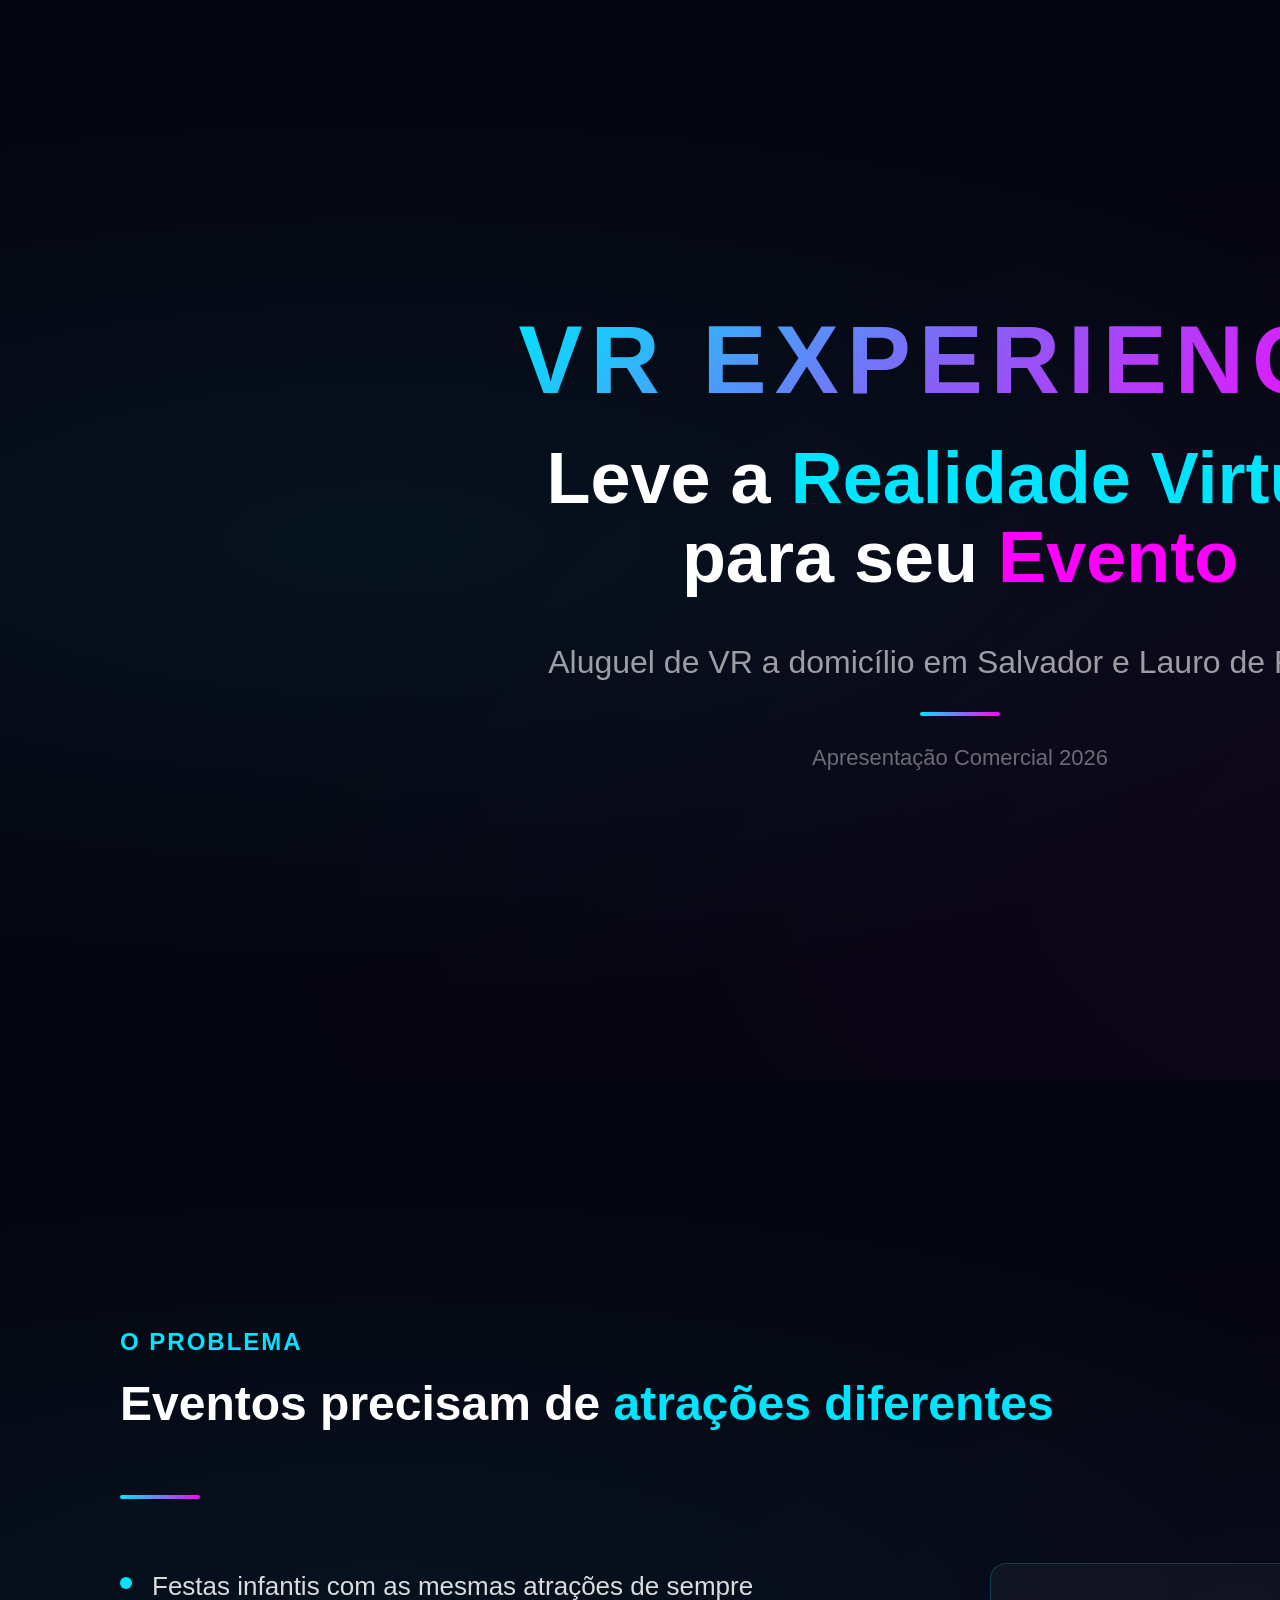
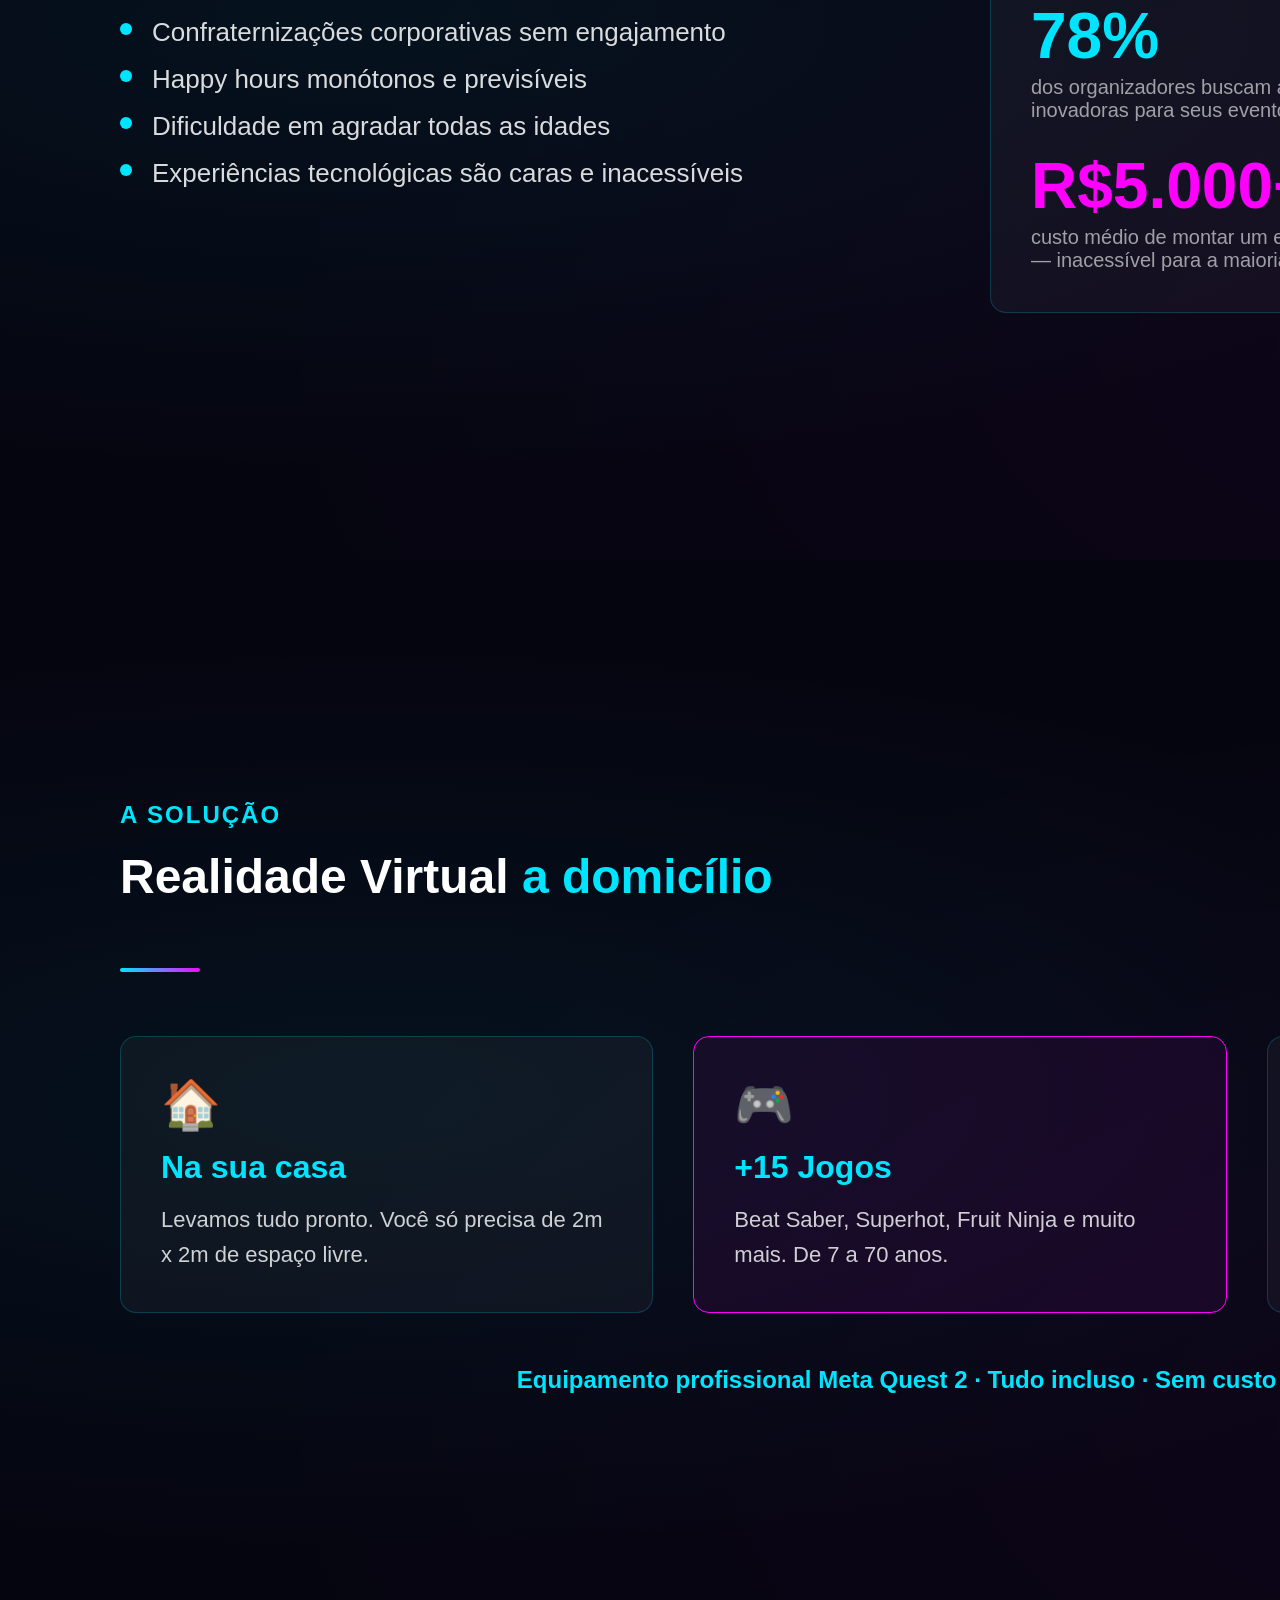
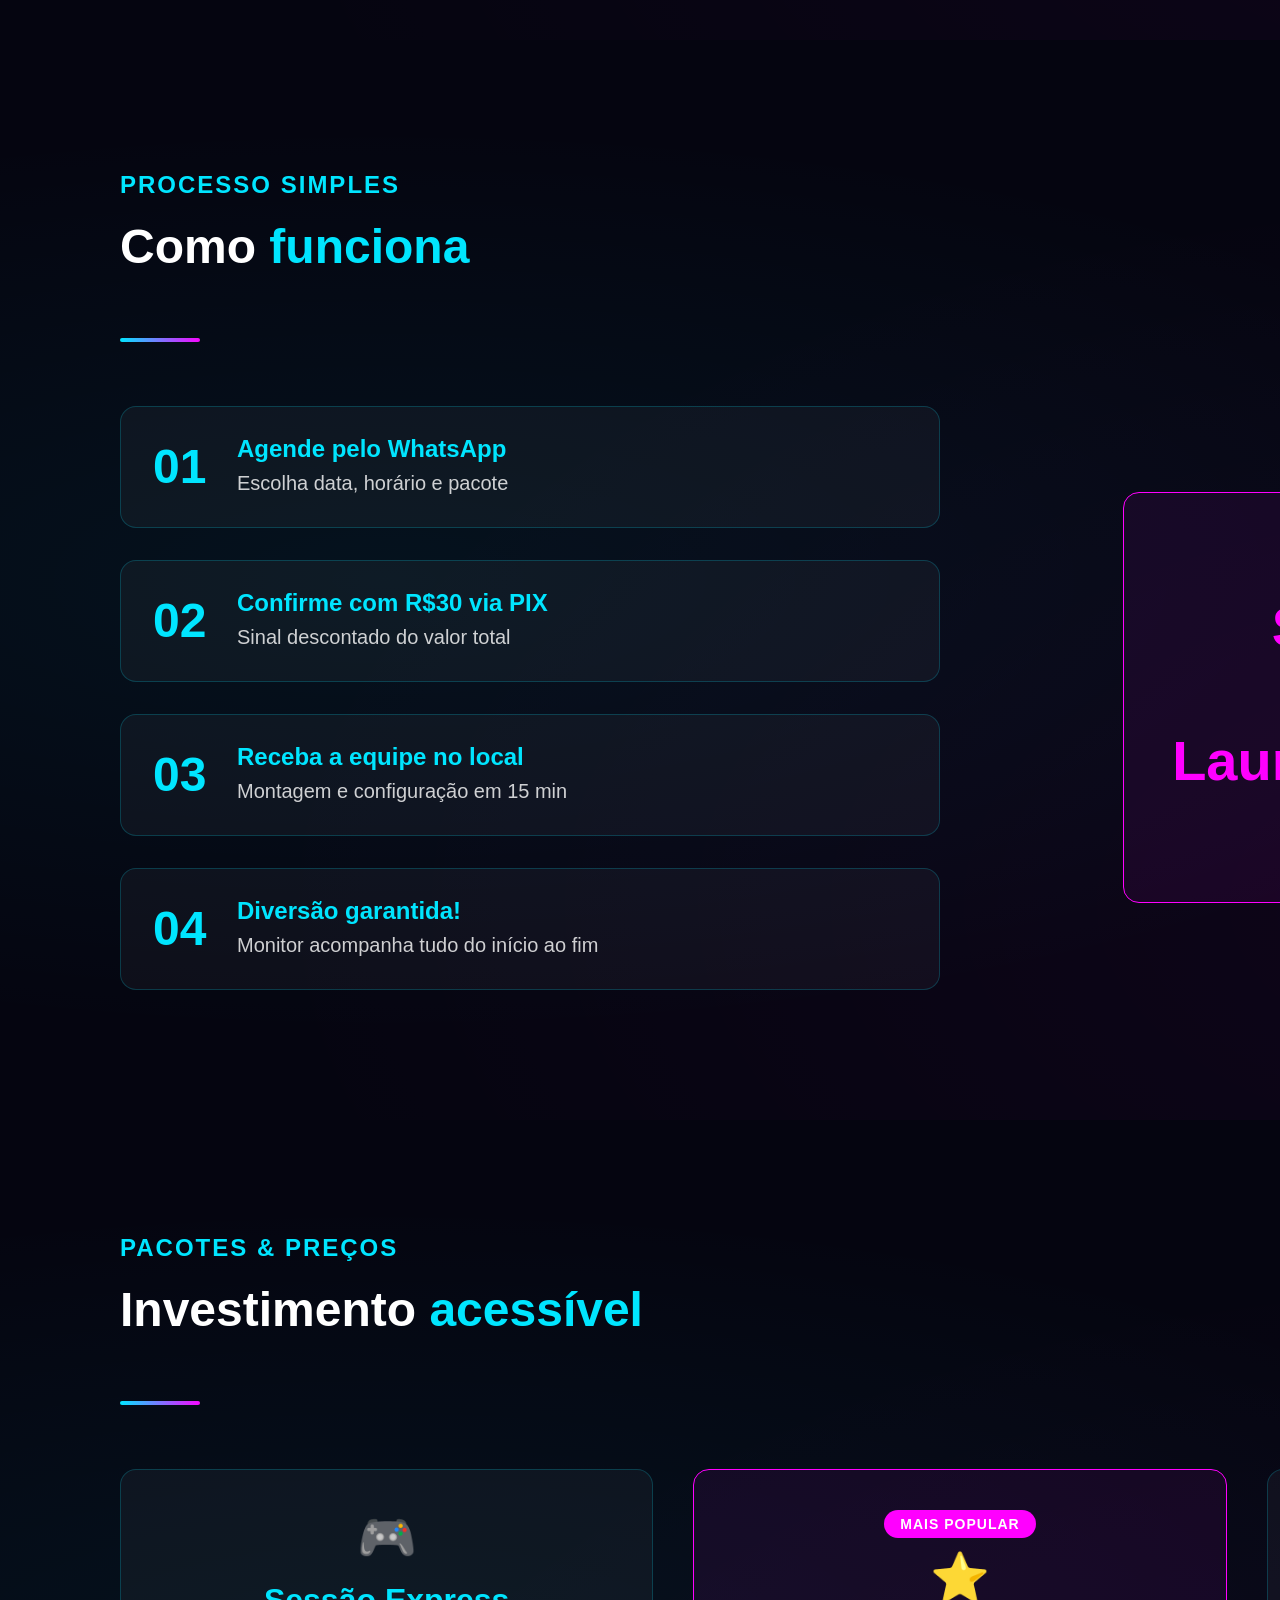
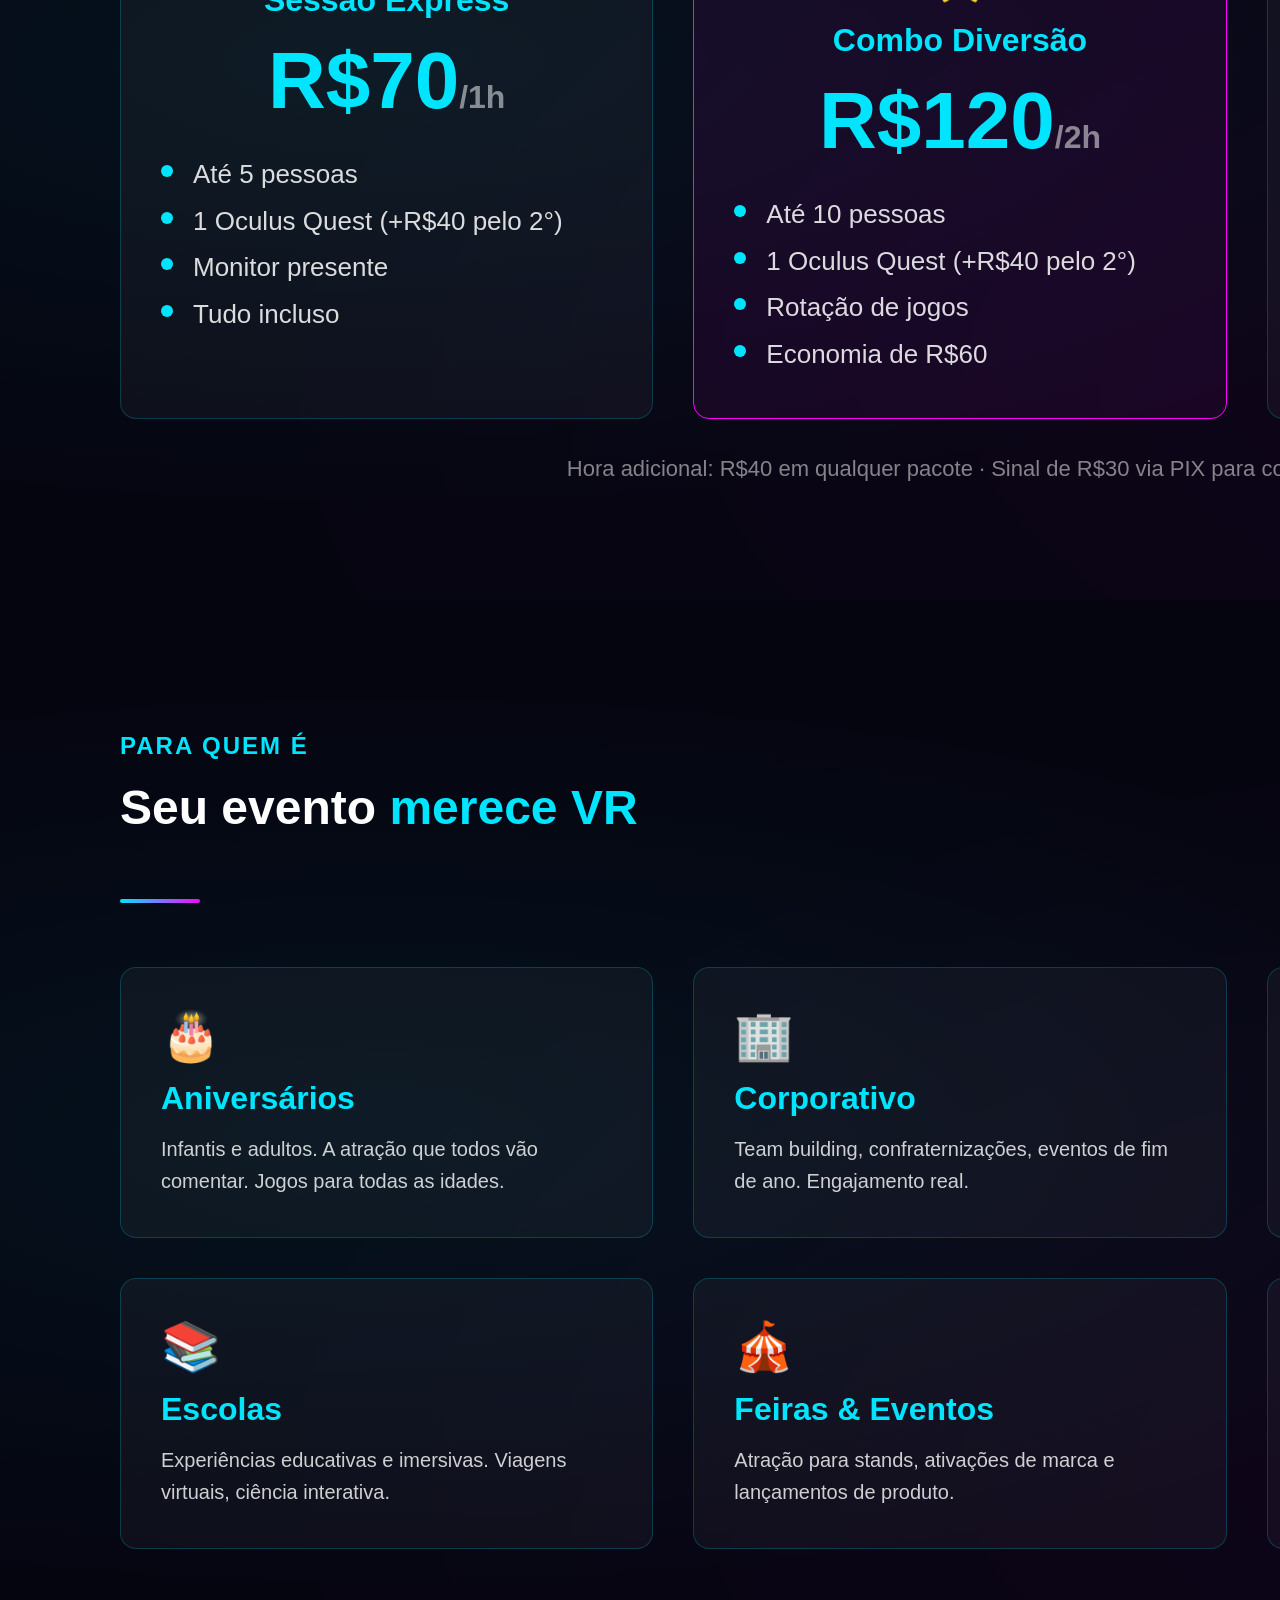
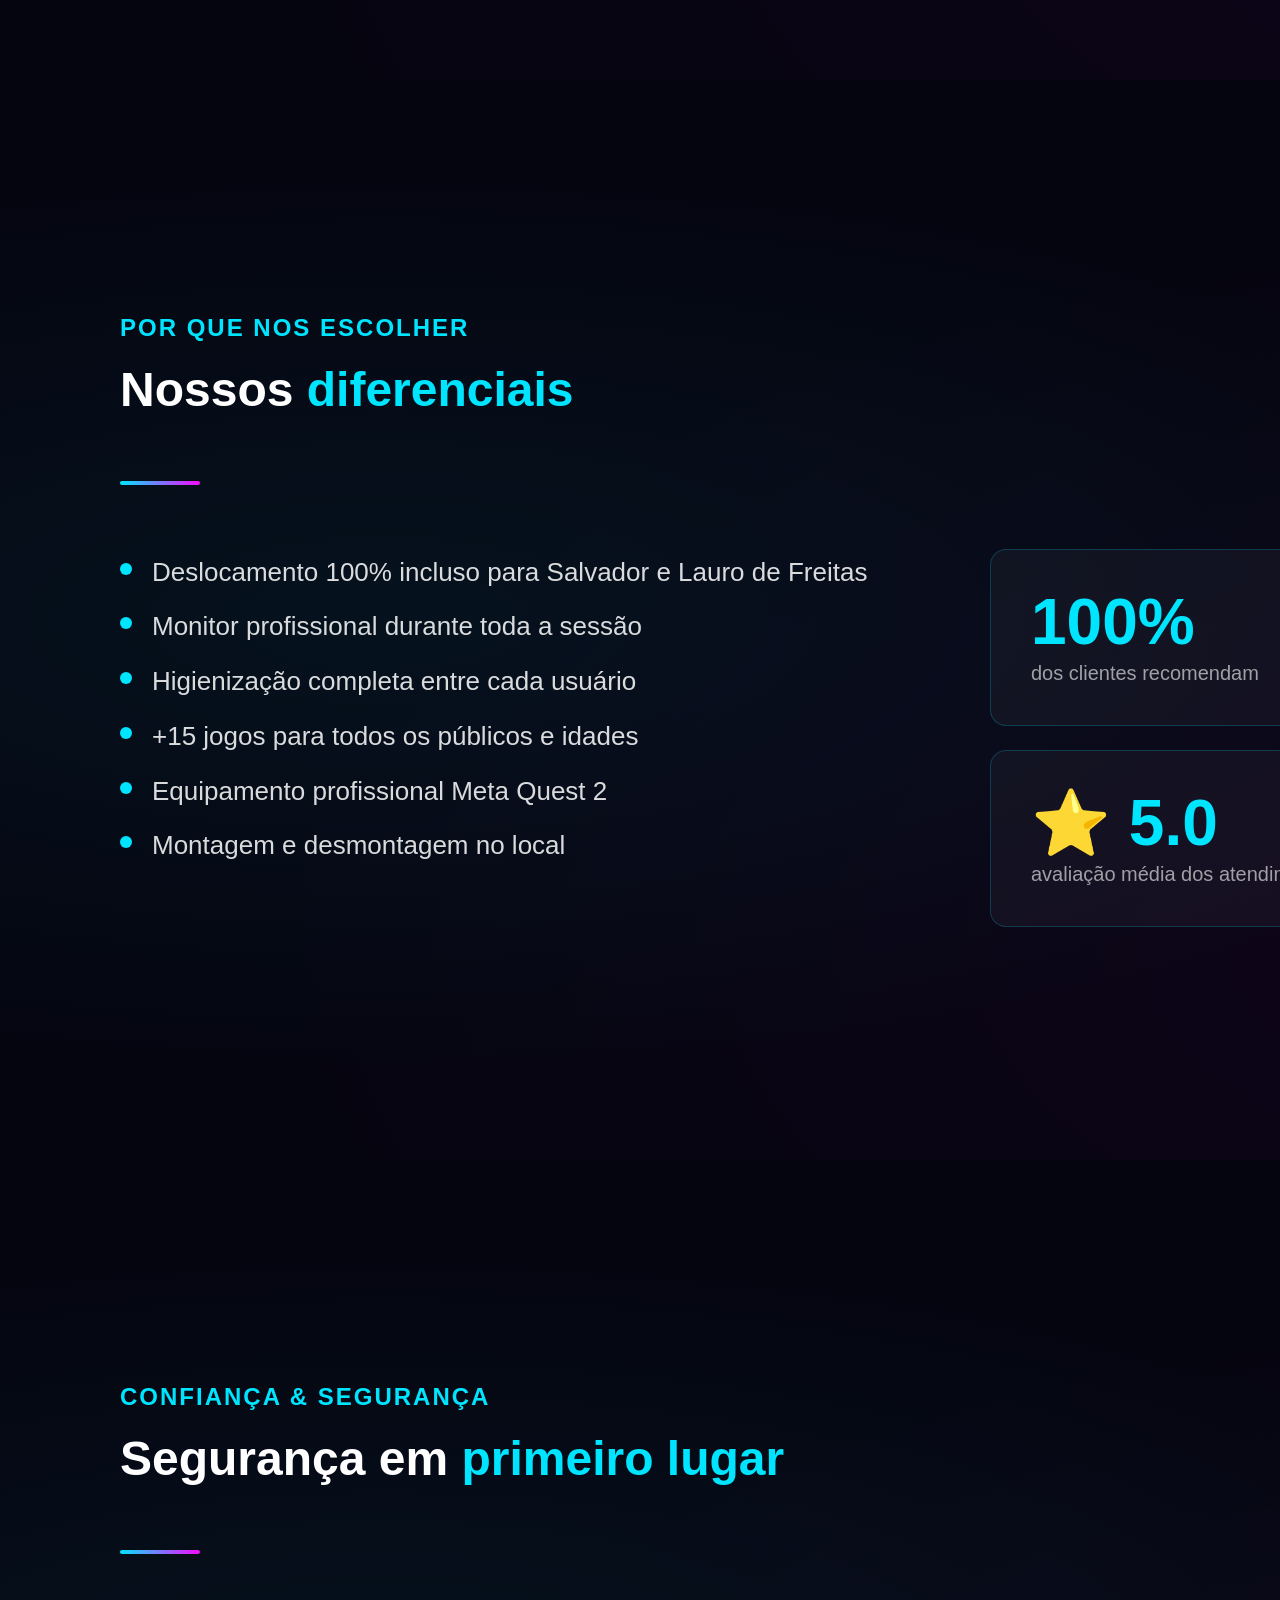
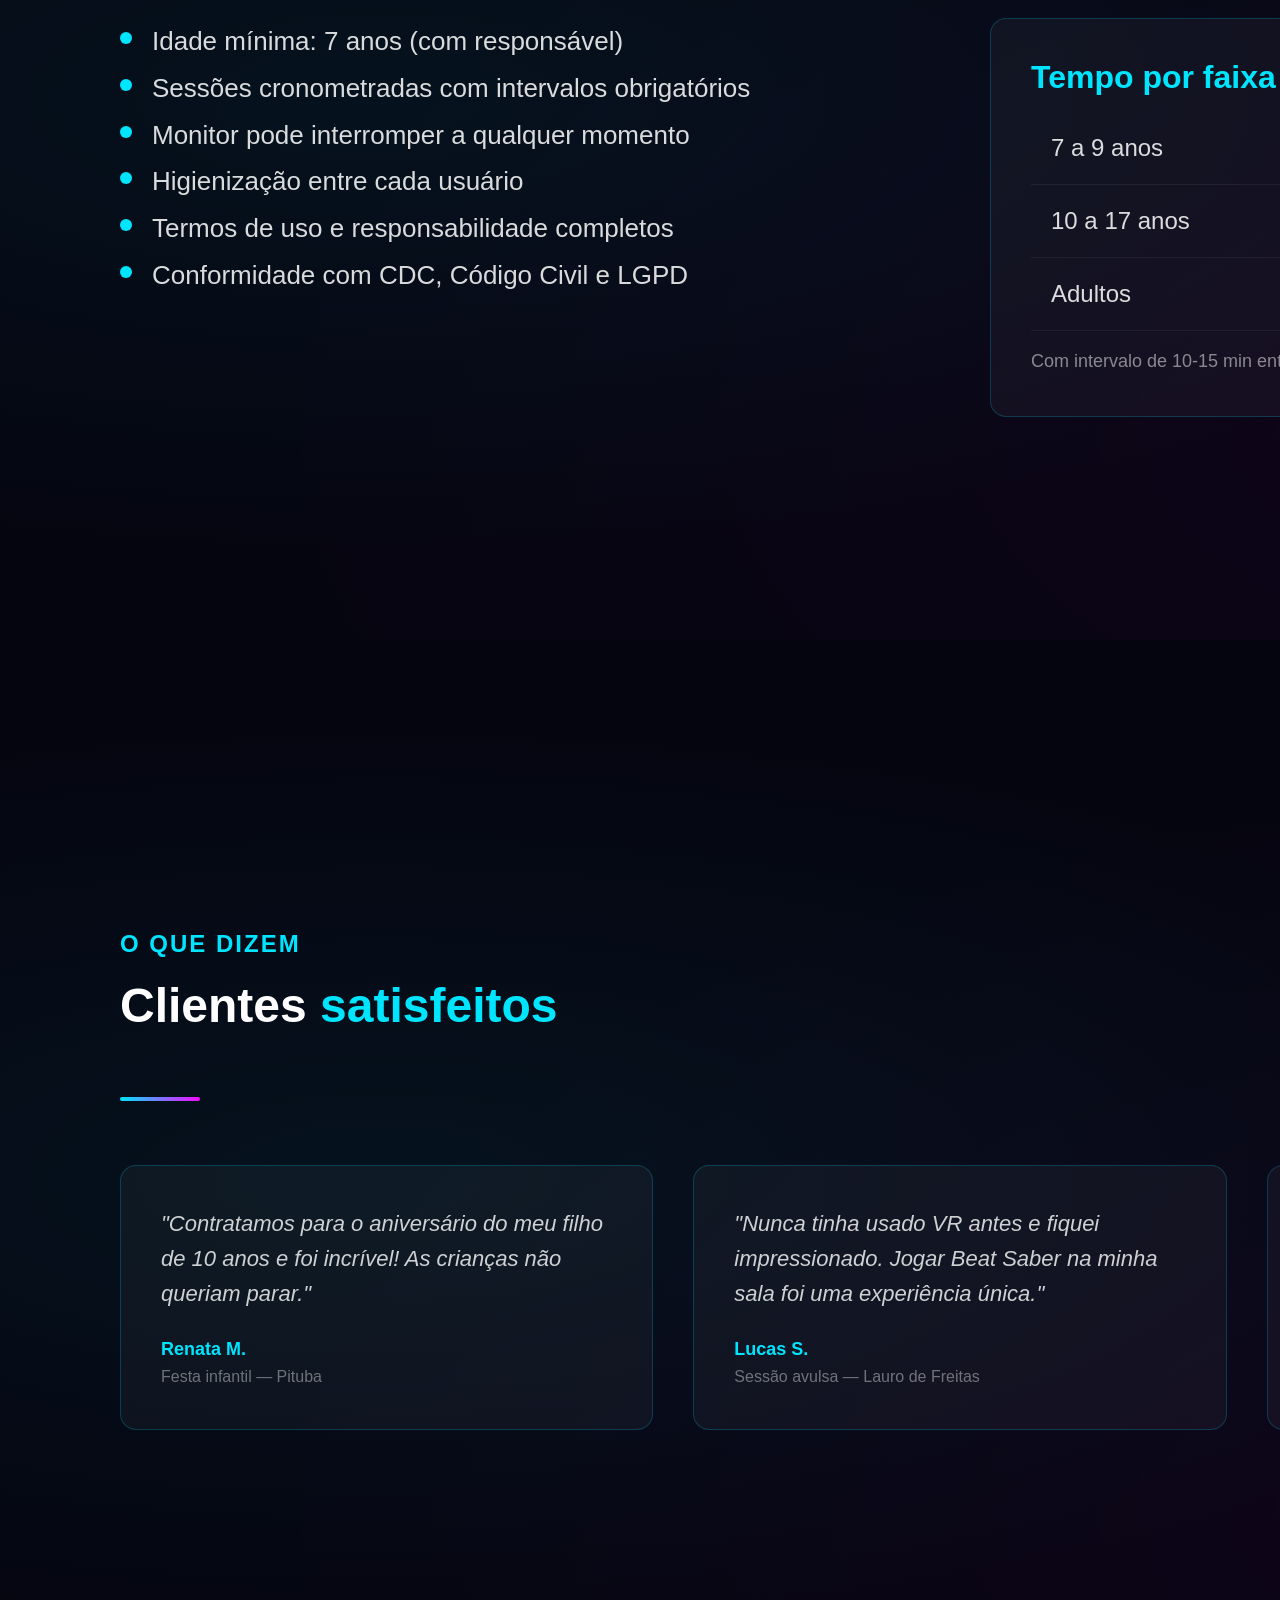
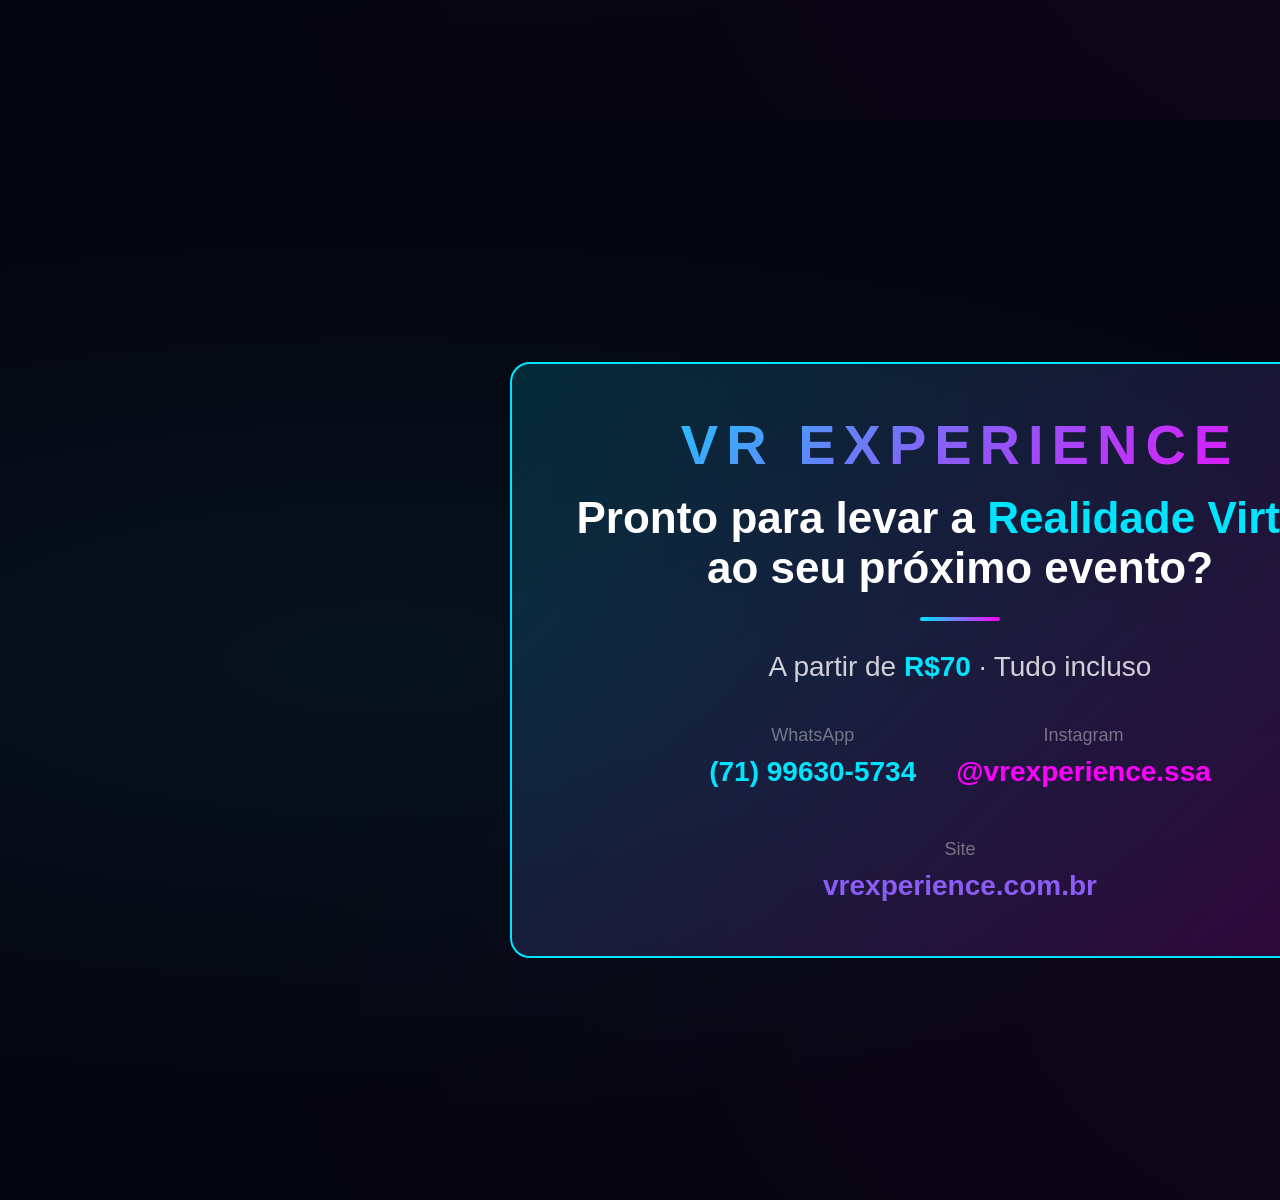
<file: presentations/pitch-comercial.html>
<!DOCTYPE html>
<html lang="pt-BR">
<head>
<meta charset="UTF-8">
<title>VR Experience - Pitch Comercial</title>
<style>
  @page { size: 1920px 1080px; margin: 0; }
  * { margin: 0; padding: 0; box-sizing: border-box; }
  body { font-family: 'Segoe UI', Arial, sans-serif; background: #050510; color: #fff; }
  .slide {
    width: 1920px; height: 1080px;
    padding: 100px 120px;
    display: flex; flex-direction: column; justify-content: center;
    position: relative; overflow: hidden;
    page-break-after: always;
    background: #050510;
  }
  .slide::before {
    content: '';
    position: absolute; inset: 0;
    background: radial-gradient(ellipse at 20% 50%, rgba(0,229,255,0.06) 0%, transparent 60%),
                radial-gradient(ellipse at 80% 80%, rgba(255,0,255,0.04) 0%, transparent 60%);
    pointer-events: none;
  }
  .slide-number {
    position: absolute; bottom: 40px; right: 60px;
    font-size: 14px; color: rgba(255,255,255,0.3);
    font-weight: 600; letter-spacing: 2px;
  }
  .logo-top {
    position: absolute; top: 36px; right: 60px;
    font-size: 13px; font-weight: 800; letter-spacing: 3px;
    background: linear-gradient(135deg, #00e5ff, #ff00ff);
    -webkit-background-clip: text; -webkit-text-fill-color: transparent;
    opacity: 0.5;
  }
  h1 {
    font-size: 72px; font-weight: 800; line-height: 1.1;
    margin-bottom: 24px; position: relative; z-index: 1;
  }
  h1 .accent { color: #00e5ff; }
  h1 .accent-mag { color: #ff00ff; }
  h2 {
    font-size: 48px; font-weight: 700; margin-bottom: 40px;
    position: relative; z-index: 1;
  }
  h2 .accent { color: #00e5ff; }
  h3 { font-size: 32px; font-weight: 600; margin-bottom: 16px; color: #00e5ff; }
  p { font-size: 28px; line-height: 1.6; color: rgba(255,255,255,0.8); position: relative; z-index: 1; }
  .subtitle { font-size: 32px; color: rgba(255,255,255,0.6); margin-top: 16px; }
  .tagline { font-size: 24px; color: #00e5ff; font-weight: 600; letter-spacing: 2px; margin-bottom: 20px; text-transform: uppercase; }
  .grid-2 { display: grid; grid-template-columns: 1fr 1fr; gap: 60px; position: relative; z-index: 1; }
  .grid-3 { display: grid; grid-template-columns: 1fr 1fr 1fr; gap: 40px; position: relative; z-index: 1; }
  .card {
    background: rgba(255,255,255,0.04);
    border: 1px solid rgba(0,229,255,0.2);
    border-radius: 16px;
    padding: 40px;
  }
  .card.highlight {
    border-color: #ff00ff;
    background: rgba(255,0,255,0.06);
  }
  .card-icon { font-size: 48px; margin-bottom: 16px; }
  .stat { font-size: 64px; font-weight: 800; color: #00e5ff; line-height: 1; }
  .stat-label { font-size: 20px; color: rgba(255,255,255,0.6); margin-top: 8px; }
  .stat-mag { color: #ff00ff; }
  ul { list-style: none; position: relative; z-index: 1; }
  ul li {
    font-size: 26px; line-height: 1.8; color: rgba(255,255,255,0.85);
    padding-left: 32px; position: relative;
  }
  ul li::before {
    content: ''; position: absolute; left: 0; top: 14px;
    width: 12px; height: 12px; border-radius: 50%;
    background: #00e5ff;
  }
  .price-big { font-size: 80px; font-weight: 800; color: #00e5ff; }
  .price-big small { font-size: 32px; color: rgba(255,255,255,0.5); }
  .cta-box {
    background: linear-gradient(135deg, rgba(0,229,255,0.15), rgba(255,0,255,0.15));
    border: 2px solid #00e5ff;
    border-radius: 20px;
    padding: 48px;
    text-align: center;
    position: relative; z-index: 1;
  }
  .cta-box h2 { margin-bottom: 16px; }
  .divider {
    width: 80px; height: 4px;
    background: linear-gradient(90deg, #00e5ff, #ff00ff);
    border-radius: 2px;
    margin: 24px 0;
  }
  .cover-center {
    text-align: center;
    display: flex; flex-direction: column; align-items: center; justify-content: center;
  }
  .cover-logo {
    font-size: 96px; font-weight: 800; letter-spacing: 8px;
    background: linear-gradient(135deg, #00e5ff, #8b5cf6, #ff00ff);
    -webkit-background-clip: text; -webkit-text-fill-color: transparent;
    margin-bottom: 24px;
  }
  table { width: 100%; border-collapse: collapse; position: relative; z-index: 1; }
  th { text-align: left; font-size: 18px; color: #00e5ff; text-transform: uppercase; letter-spacing: 2px; padding: 16px 20px; border-bottom: 2px solid rgba(0,229,255,0.3); }
  td { font-size: 24px; padding: 20px; border-bottom: 1px solid rgba(255,255,255,0.06); color: rgba(255,255,255,0.85); }
  td.val { color: #00e5ff; font-weight: 700; font-size: 28px; }
</style>
</head>
<body>

<!-- Slide 1: Cover -->
<div class="slide cover-center">
  <div class="cover-logo">VR EXPERIENCE</div>
  <h1>Leve a <span class="accent">Realidade Virtual</span><br>para seu <span class="accent-mag">Evento</span></h1>
  <p class="subtitle">Aluguel de VR a domicílio em Salvador e Lauro de Freitas</p>
  <div class="divider" style="margin:24px auto"></div>
  <p style="font-size:22px; color:rgba(255,255,255,0.4);">Apresentação Comercial 2026</p>
  <div class="slide-number">01 / 10</div>
</div>

<!-- Slide 2: Problema -->
<div class="slide">
  <div class="logo-top">VR EXPERIENCE</div>
  <div class="tagline">O problema</div>
  <h2>Eventos precisam de <span class="accent">atrações diferentes</span></h2>
  <div class="divider"></div>
  <div class="grid-2" style="margin-top:40px">
    <div>
      <ul>
        <li>Festas infantis com as mesmas atrações de sempre</li>
        <li>Confraternizações corporativas sem engajamento</li>
        <li>Happy hours monótonos e previsíveis</li>
        <li>Dificuldade em agradar todas as idades</li>
        <li>Experiências tecnológicas são caras e inacessíveis</li>
      </ul>
    </div>
    <div>
      <div class="card">
        <div class="stat">78%</div>
        <div class="stat-label">dos organizadores buscam atrações<br>inovadoras para seus eventos</div>
        <div style="margin-top:32px">
          <div class="stat stat-mag">R$5.000+</div>
          <div class="stat-label">custo médio de montar um espaço VR<br>— inacessível para a maioria</div>
        </div>
      </div>
    </div>
  </div>
  <div class="slide-number">02 / 10</div>
</div>

<!-- Slide 3: Solução -->
<div class="slide">
  <div class="logo-top">VR EXPERIENCE</div>
  <div class="tagline">A solução</div>
  <h2>Realidade Virtual <span class="accent">a domicílio</span></h2>
  <div class="divider"></div>
  <div class="grid-3" style="margin-top:40px">
    <div class="card">
      <div class="card-icon">🏠</div>
      <h3>Na sua casa</h3>
      <p style="font-size:22px">Levamos tudo pronto. Você só precisa de 2m x 2m de espaço livre.</p>
    </div>
    <div class="card highlight">
      <div class="card-icon">🎮</div>
      <h3>+15 Jogos</h3>
      <p style="font-size:22px">Beat Saber, Superhot, Fruit Ninja e muito mais. De 7 a 70 anos.</p>
    </div>
    <div class="card">
      <div class="card-icon">👨‍💼</div>
      <h3>Monitor incluso</h3>
      <p style="font-size:22px">Profissional acompanha toda a sessão, auxilia e garante a diversão.</p>
    </div>
  </div>
  <p style="text-align:center; margin-top:48px; font-size:24px; color:#00e5ff; font-weight:600;">
    Equipamento profissional Meta Quest 2 · Tudo incluso · Sem custo escondido
  </p>
  <div class="slide-number">03 / 10</div>
</div>

<!-- Slide 4: Como Funciona -->
<div class="slide">
  <div class="logo-top">VR EXPERIENCE</div>
  <div class="tagline">Processo simples</div>
  <h2>Como <span class="accent">funciona</span></h2>
  <div class="divider"></div>
  <div class="grid-2" style="margin-top:40px; gap:40px">
    <div style="display:flex; flex-direction:column; gap:32px;">
      <div class="card" style="display:flex; align-items:center; gap:24px; padding:28px 32px;">
        <div style="font-size:48px; font-weight:800; color:#00e5ff; min-width:60px;">01</div>
        <div><h3 style="font-size:24px; margin-bottom:4px;">Agende pelo WhatsApp</h3><p style="font-size:20px">Escolha data, horário e pacote</p></div>
      </div>
      <div class="card" style="display:flex; align-items:center; gap:24px; padding:28px 32px;">
        <div style="font-size:48px; font-weight:800; color:#00e5ff; min-width:60px;">02</div>
        <div><h3 style="font-size:24px; margin-bottom:4px;">Confirme com R$30 via PIX</h3><p style="font-size:20px">Sinal descontado do valor total</p></div>
      </div>
      <div class="card" style="display:flex; align-items:center; gap:24px; padding:28px 32px;">
        <div style="font-size:48px; font-weight:800; color:#00e5ff; min-width:60px;">03</div>
        <div><h3 style="font-size:24px; margin-bottom:4px;">Receba a equipe no local</h3><p style="font-size:20px">Montagem e configuração em 15 min</p></div>
      </div>
      <div class="card" style="display:flex; align-items:center; gap:24px; padding:28px 32px;">
        <div style="font-size:48px; font-weight:800; color:#00e5ff; min-width:60px;">04</div>
        <div><h3 style="font-size:24px; margin-bottom:4px;">Diversão garantida!</h3><p style="font-size:20px">Monitor acompanha tudo do início ao fim</p></div>
      </div>
    </div>
    <div style="display:flex; align-items:center; justify-content:center;">
      <div class="card highlight" style="text-align:center; padding:60px 48px;">
        <p style="font-size:20px; color:rgba(255,255,255,0.5); margin-bottom:8px;">ATENDEMOS</p>
        <div style="font-size:56px; font-weight:800; color:#ff00ff; line-height:1.2;">Salvador<br>&<br>Lauro de Freitas</div>
        <p style="font-size:20px; color:rgba(255,255,255,0.5); margin-top:16px;">Deslocamento incluso</p>
      </div>
    </div>
  </div>
  <div class="slide-number">04 / 10</div>
</div>

<!-- Slide 5: Pacotes -->
<div class="slide">
  <div class="logo-top">VR EXPERIENCE</div>
  <div class="tagline">Pacotes & Preços</div>
  <h2>Investimento <span class="accent">acessível</span></h2>
  <div class="divider"></div>
  <div class="grid-3" style="margin-top:40px">
    <div class="card" style="text-align:center;">
      <div class="card-icon">🎮</div>
      <h3>Sessão Express</h3>
      <div class="price-big">R$70<small>/1h</small></div>
      <ul style="margin-top:24px; text-align:left;">
        <li>Até 5 pessoas</li>
        <li>1 Oculus Quest (+R$40 pelo 2°)</li>
        <li>Monitor presente</li>
        <li>Tudo incluso</li>
      </ul>
    </div>
    <div class="card highlight" style="text-align:center;">
      <div style="background:#ff00ff; color:#fff; font-size:14px; font-weight:700; padding:6px 16px; border-radius:20px; display:inline-block; margin-bottom:12px; letter-spacing:1px;">MAIS POPULAR</div>
      <div class="card-icon">⭐</div>
      <h3>Combo Diversão</h3>
      <div class="price-big">R$120<small>/2h</small></div>
      <ul style="margin-top:24px; text-align:left;">
        <li>Até 10 pessoas</li>
        <li>1 Oculus Quest (+R$40 pelo 2°)</li>
        <li>Rotação de jogos</li>
        <li>Economia de R$60</li>
      </ul>
    </div>
    <div class="card" style="text-align:center;">
      <div class="card-icon">🎂</div>
      <h3>Pacote Aniversário</h3>
      <div class="price-big">R$160<small>/3h</small></div>
      <ul style="margin-top:24px; text-align:left;">
        <li>Até 15 pessoas</li>
        <li>1 Oculus Quest (+R$40 pelo 2°)</li>
        <li>Monitor dedicado</li>
        <li>Economia de R$90</li>
      </ul>
    </div>
  </div>
  <p style="text-align:center; margin-top:32px; font-size:22px; color:rgba(255,255,255,0.5);">Hora adicional: R$40 em qualquer pacote · Sinal de R$30 via PIX para confirmar</p>
  <div class="slide-number">05 / 10</div>
</div>

<!-- Slide 6: Público-Alvo -->
<div class="slide">
  <div class="logo-top">VR EXPERIENCE</div>
  <div class="tagline">Para quem é</div>
  <h2>Seu evento <span class="accent">merece VR</span></h2>
  <div class="divider"></div>
  <div class="grid-3" style="margin-top:40px">
    <div class="card">
      <div class="card-icon">🎂</div>
      <h3>Aniversários</h3>
      <p style="font-size:20px">Infantis e adultos. A atração que todos vão comentar. Jogos para todas as idades.</p>
    </div>
    <div class="card">
      <div class="card-icon">🏢</div>
      <h3>Corporativo</h3>
      <p style="font-size:20px">Team building, confraternizações, eventos de fim de ano. Engajamento real.</p>
    </div>
    <div class="card">
      <div class="card-icon">🍕</div>
      <h3>Happy Hours</h3>
      <p style="font-size:20px">Transforme reuniões entre amigos em experiências inesquecíveis.</p>
    </div>
    <div class="card">
      <div class="card-icon">📚</div>
      <h3>Escolas</h3>
      <p style="font-size:20px">Experiências educativas e imersivas. Viagens virtuais, ciência interativa.</p>
    </div>
    <div class="card">
      <div class="card-icon">🎪</div>
      <h3>Feiras & Eventos</h3>
      <p style="font-size:20px">Atração para stands, ativações de marca e lançamentos de produto.</p>
    </div>
    <div class="card">
      <div class="card-icon">👨‍👩‍👧‍👦</div>
      <h3>Família</h3>
      <p style="font-size:20px">Final de semana diferente. Diversão garantida para toda a família em casa.</p>
    </div>
  </div>
  <div class="slide-number">06 / 10</div>
</div>

<!-- Slide 7: Diferenciais -->
<div class="slide">
  <div class="logo-top">VR EXPERIENCE</div>
  <div class="tagline">Por que nos escolher</div>
  <h2>Nossos <span class="accent">diferenciais</span></h2>
  <div class="divider"></div>
  <div class="grid-2" style="margin-top:40px">
    <ul style="display:flex; flex-direction:column; gap:8px;">
      <li>Deslocamento 100% incluso para Salvador e Lauro de Freitas</li>
      <li>Monitor profissional durante toda a sessão</li>
      <li>Higienização completa entre cada usuário</li>
      <li>+15 jogos para todos os públicos e idades</li>
      <li>Equipamento profissional Meta Quest 2</li>
      <li>Montagem e desmontagem no local</li>
    </ul>
    <div>
      <div class="card" style="margin-bottom:24px;">
        <div class="stat">100%</div>
        <div class="stat-label">dos clientes recomendam</div>
      </div>
      <div class="card">
        <div class="stat">⭐ 5.0</div>
        <div class="stat-label">avaliação média dos atendimentos</div>
      </div>
    </div>
  </div>
  <div class="slide-number">07 / 10</div>
</div>

<!-- Slide 8: Segurança -->
<div class="slide">
  <div class="logo-top">VR EXPERIENCE</div>
  <div class="tagline">Confiança & Segurança</div>
  <h2>Segurança em <span class="accent">primeiro lugar</span></h2>
  <div class="divider"></div>
  <div class="grid-2" style="margin-top:40px">
    <div>
      <ul>
        <li>Idade mínima: 7 anos (com responsável)</li>
        <li>Sessões cronometradas com intervalos obrigatórios</li>
        <li>Monitor pode interromper a qualquer momento</li>
        <li>Higienização entre cada usuário</li>
        <li>Termos de uso e responsabilidade completos</li>
        <li>Conformidade com CDC, Código Civil e LGPD</li>
      </ul>
    </div>
    <div>
      <div class="card">
        <h3>Tempo por faixa etária</h3>
        <table style="margin-top:16px;">
          <tr><td>7 a 9 anos</td><td class="val">15 min</td></tr>
          <tr><td>10 a 17 anos</td><td class="val">20 min</td></tr>
          <tr><td>Adultos</td><td class="val">30 min</td></tr>
        </table>
        <p style="font-size:18px; margin-top:16px; color:rgba(255,255,255,0.5);">Com intervalo de 10-15 min entre sessões</p>
      </div>
    </div>
  </div>
  <div class="slide-number">08 / 10</div>
</div>

<!-- Slide 9: Depoimentos -->
<div class="slide">
  <div class="logo-top">VR EXPERIENCE</div>
  <div class="tagline">O que dizem</div>
  <h2>Clientes <span class="accent">satisfeitos</span></h2>
  <div class="divider"></div>
  <div class="grid-3" style="margin-top:40px">
    <div class="card">
      <p style="font-size:22px; font-style:italic; margin-bottom:24px;">"Contratamos para o aniversário do meu filho de 10 anos e foi incrível! As crianças não queriam parar."</p>
      <p style="font-size:18px; color:#00e5ff; font-weight:600;">Renata M.</p>
      <p style="font-size:16px; color:rgba(255,255,255,0.4);">Festa infantil — Pituba</p>
    </div>
    <div class="card">
      <p style="font-size:22px; font-style:italic; margin-bottom:24px;">"Nunca tinha usado VR antes e fiquei impressionado. Jogar Beat Saber na minha sala foi uma experiência única."</p>
      <p style="font-size:18px; color:#00e5ff; font-weight:600;">Lucas S.</p>
      <p style="font-size:16px; color:rgba(255,255,255,0.4);">Sessão avulsa — Lauro de Freitas</p>
    </div>
    <div class="card">
      <p style="font-size:22px; font-style:italic; margin-bottom:24px;">"Fizemos na confraternização da empresa e foi o ponto alto. Todo mundo participou, até quem tinha medo!"</p>
      <p style="font-size:18px; color:#00e5ff; font-weight:600;">Carla F.</p>
      <p style="font-size:16px; color:rgba(255,255,255,0.4);">Evento corporativo — Caminho das Árvores</p>
    </div>
  </div>
  <div class="slide-number">09 / 10</div>
</div>

<!-- Slide 10: CTA -->
<div class="slide cover-center">
  <div class="cta-box" style="max-width:900px;">
    <div class="cover-logo" style="font-size:56px; margin-bottom:16px;">VR EXPERIENCE</div>
    <h2 style="font-size:44px;">Pronto para levar a <span class="accent">Realidade Virtual</span><br>ao seu próximo evento?</h2>
    <div class="divider" style="margin:24px auto"></div>
    <p style="font-size:28px; margin-bottom:32px;">A partir de <span style="color:#00e5ff; font-weight:800;">R$70</span> · Tudo incluso</p>
    <div style="display:flex; gap:40px; justify-content:center; flex-wrap:wrap;">
      <div>
        <p style="font-size:18px; color:rgba(255,255,255,0.4);">WhatsApp</p>
        <p style="font-size:28px; font-weight:700; color:#00e5ff;">(71) 99630-5734</p>
      </div>
      <div>
        <p style="font-size:18px; color:rgba(255,255,255,0.4);">Instagram</p>
        <p style="font-size:28px; font-weight:700; color:#ff00ff;">@vrexperience.ssa</p>
      </div>
      <div>
        <p style="font-size:18px; color:rgba(255,255,255,0.4);">Site</p>
        <p style="font-size:28px; font-weight:700; color:#8b5cf6;">vrexperience.com.br</p>
      </div>
    </div>
  </div>
  <div class="slide-number">10 / 10</div>
</div>

</body>
</html>
</file>
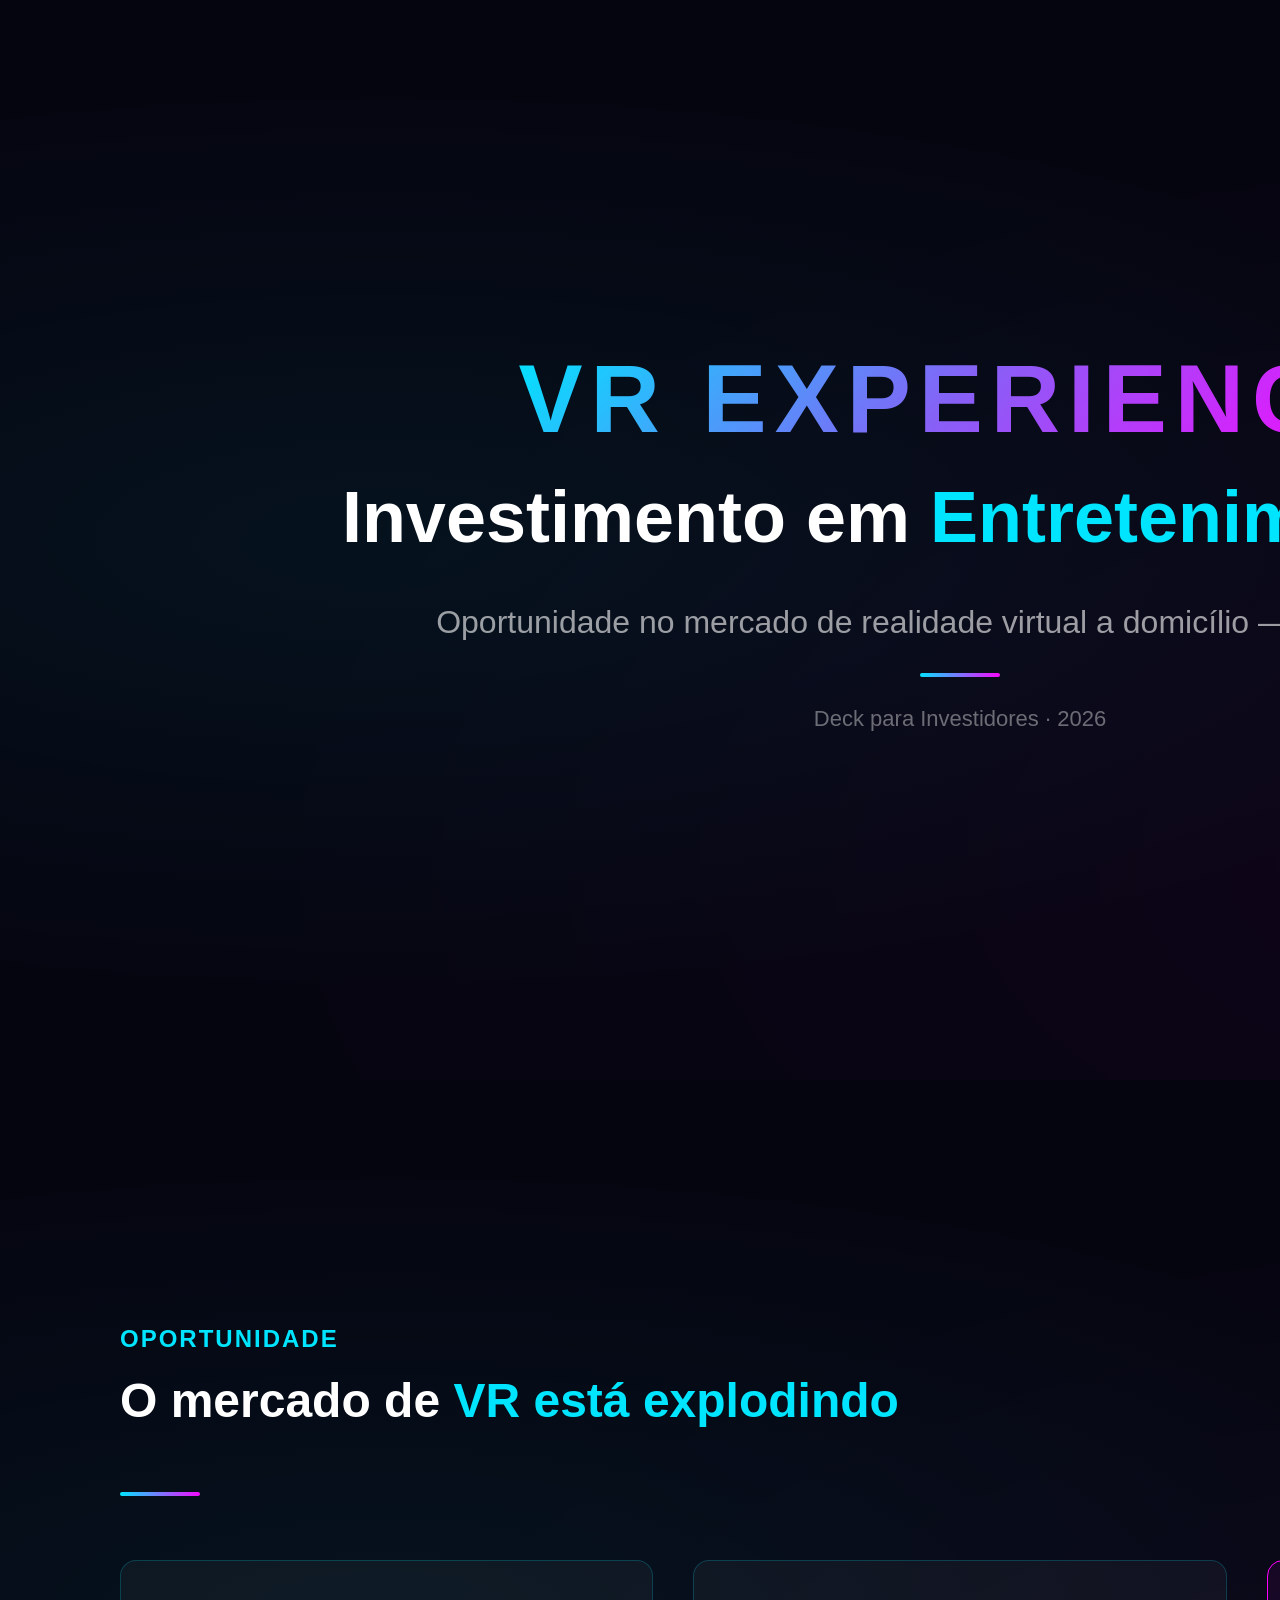
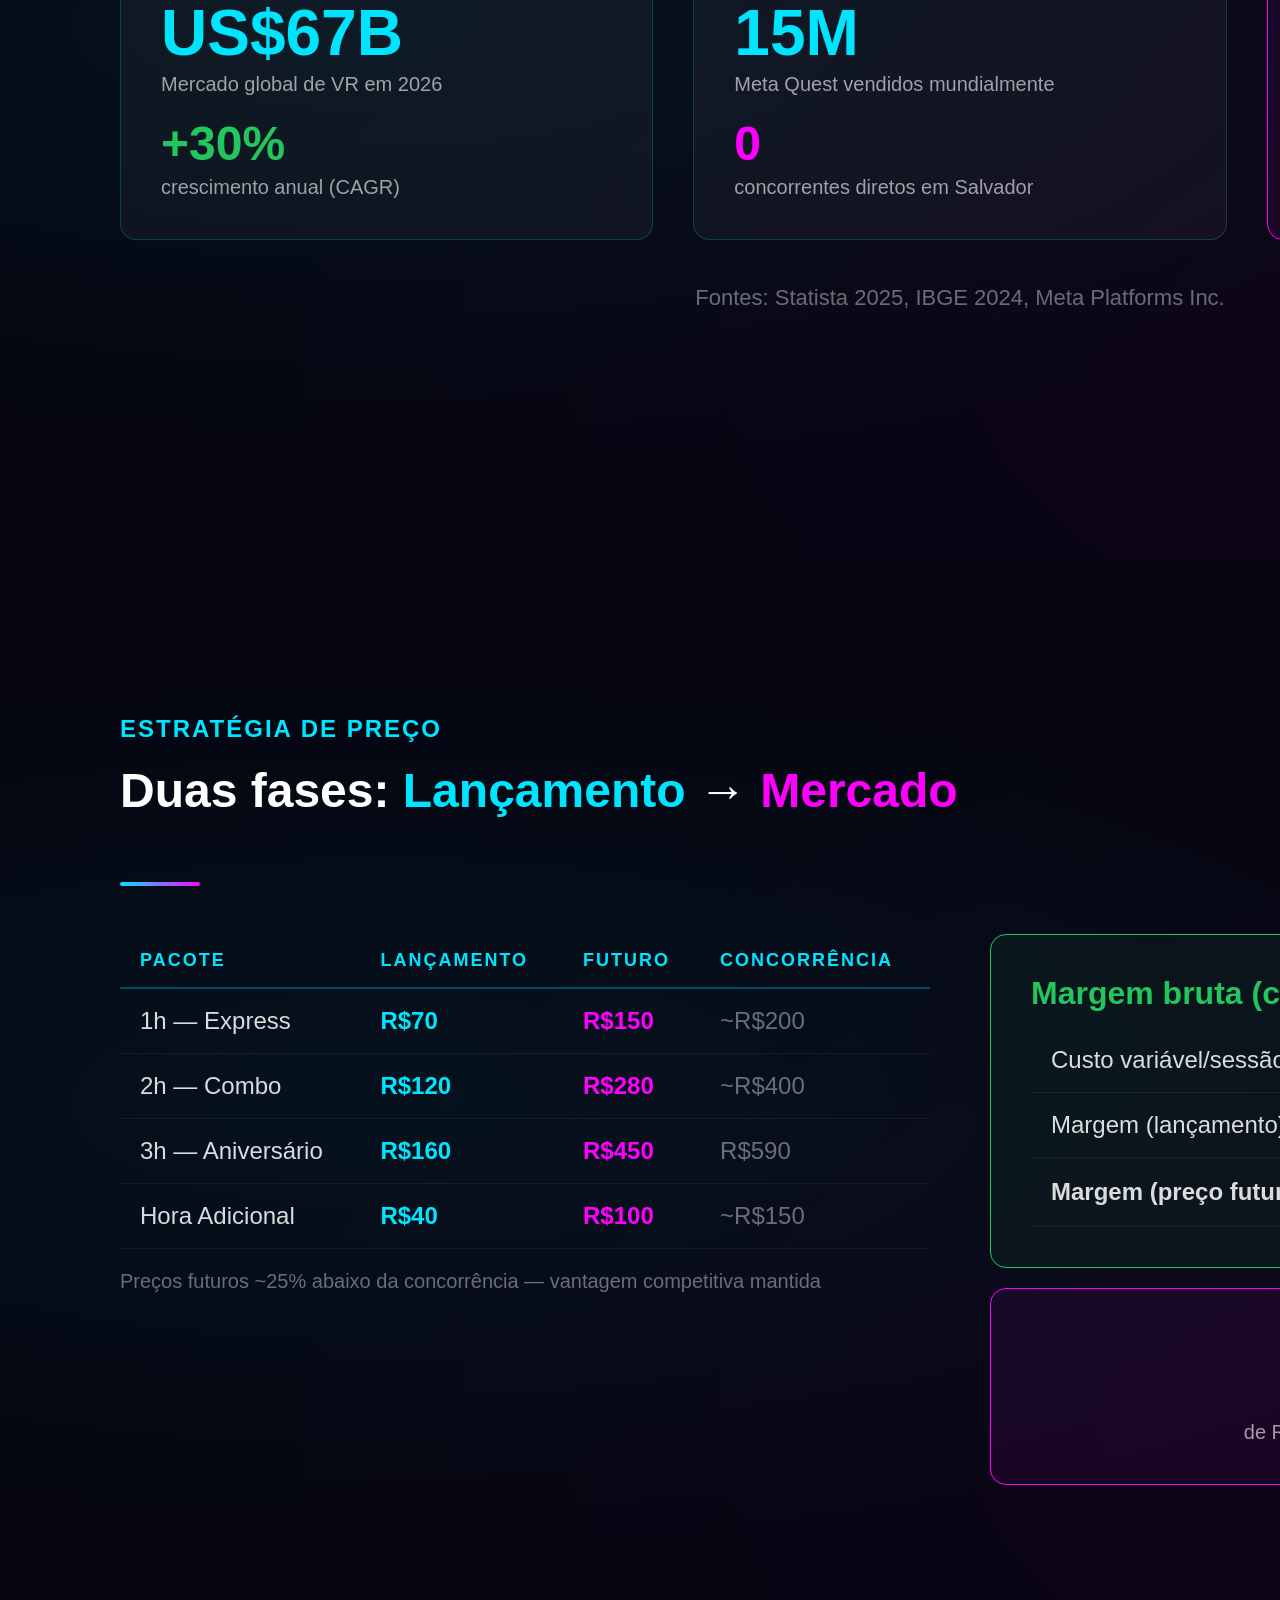
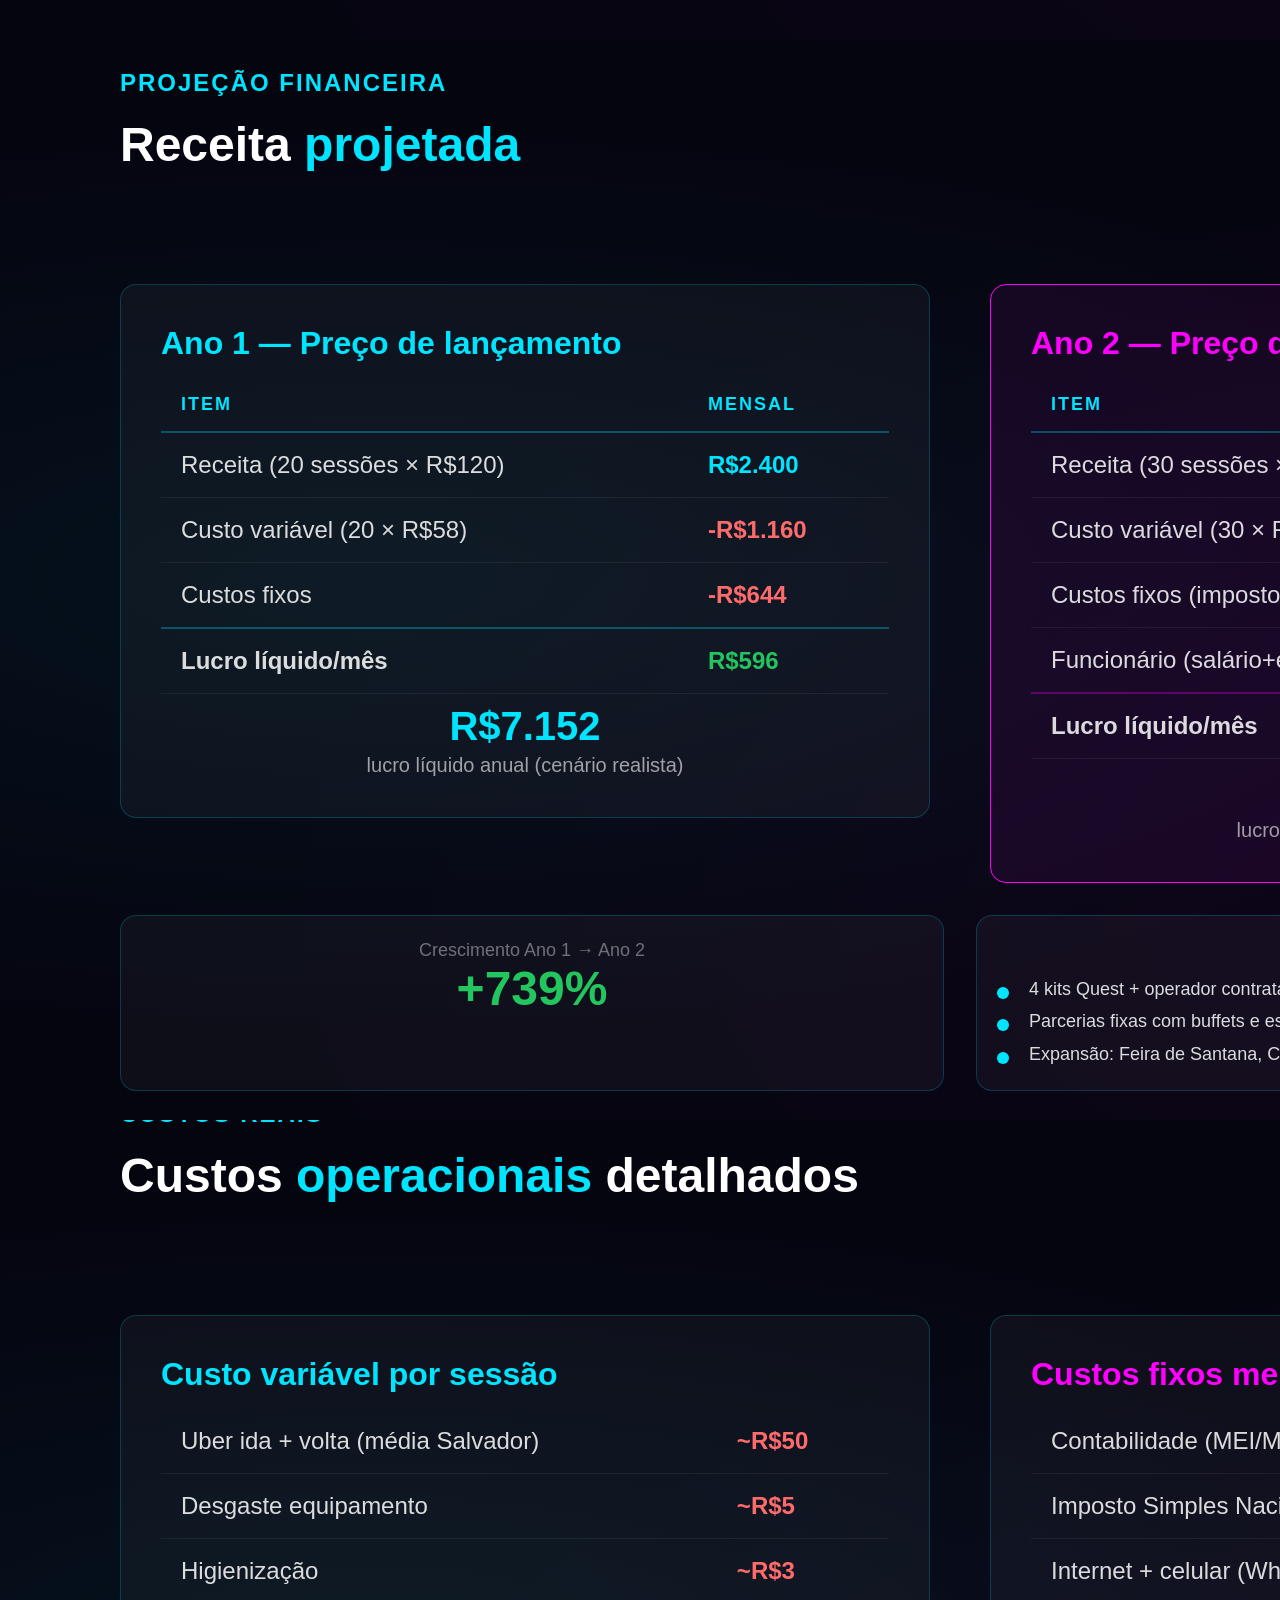
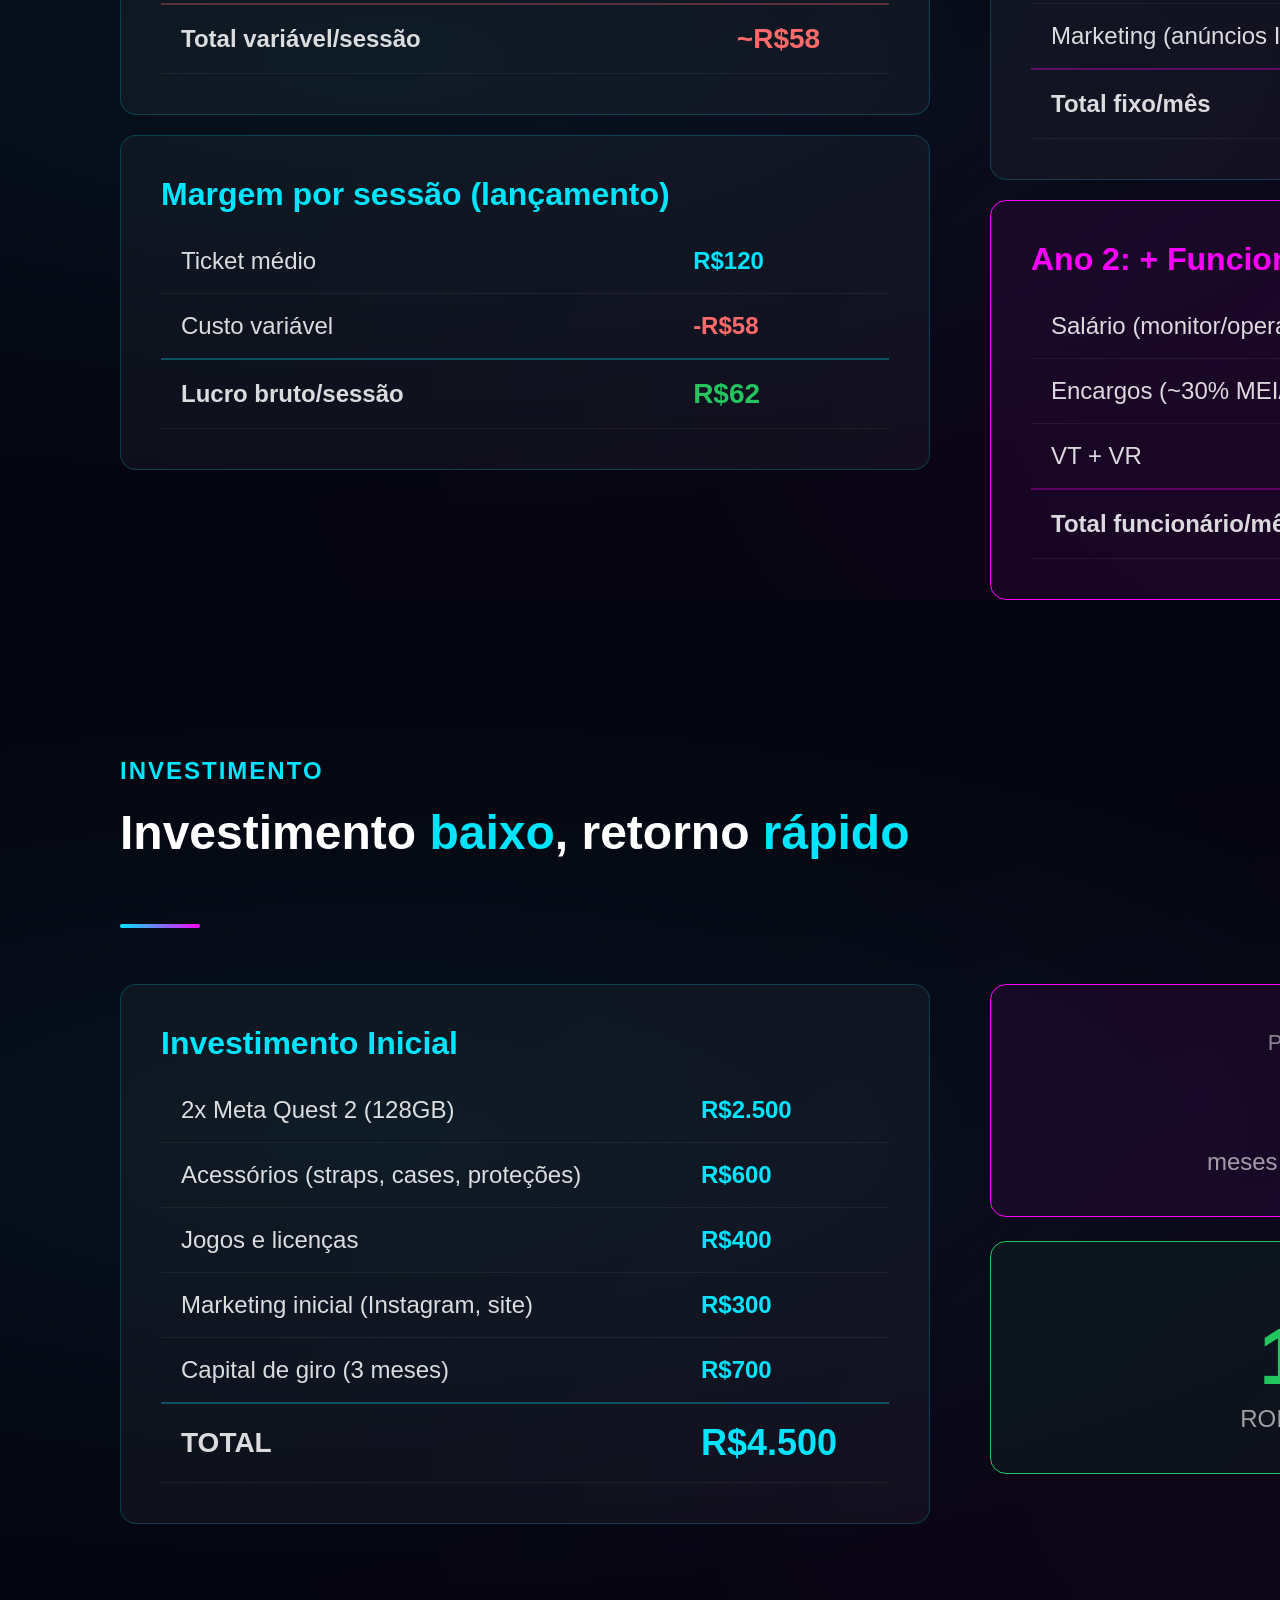
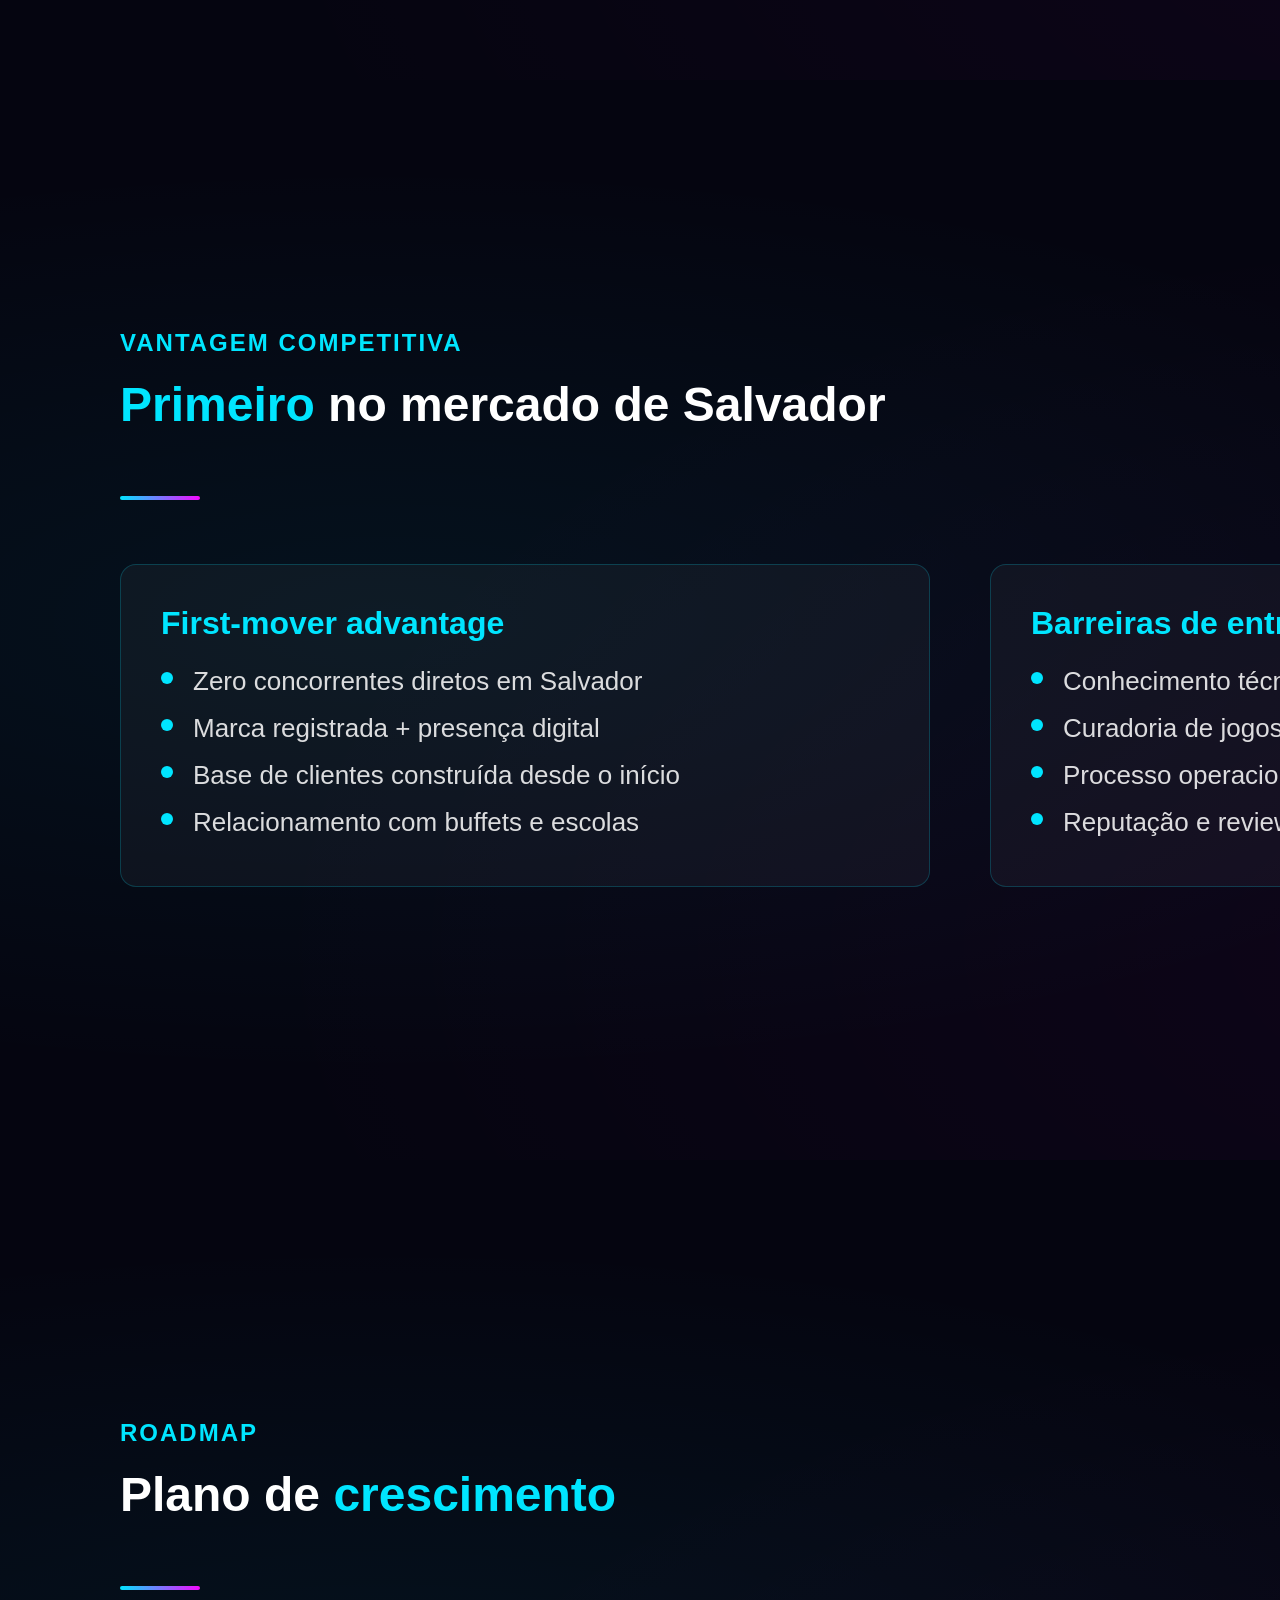
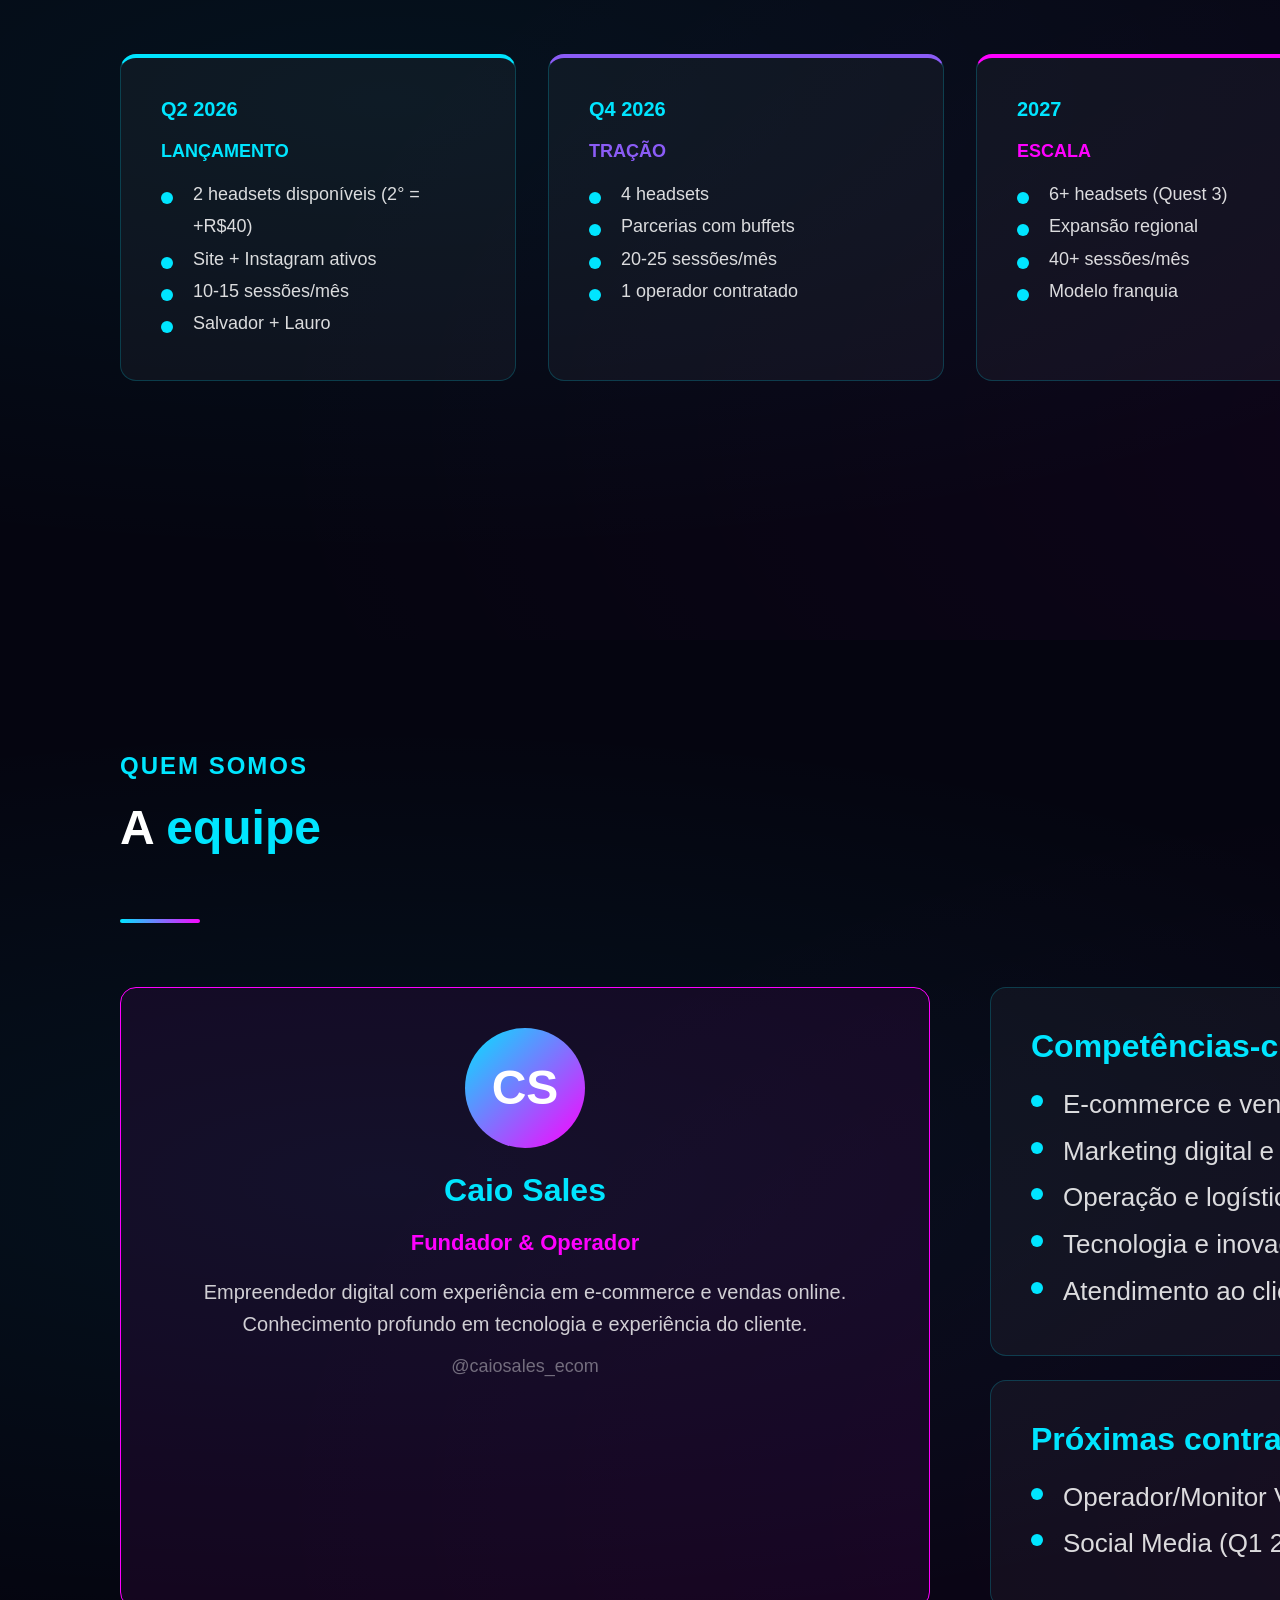
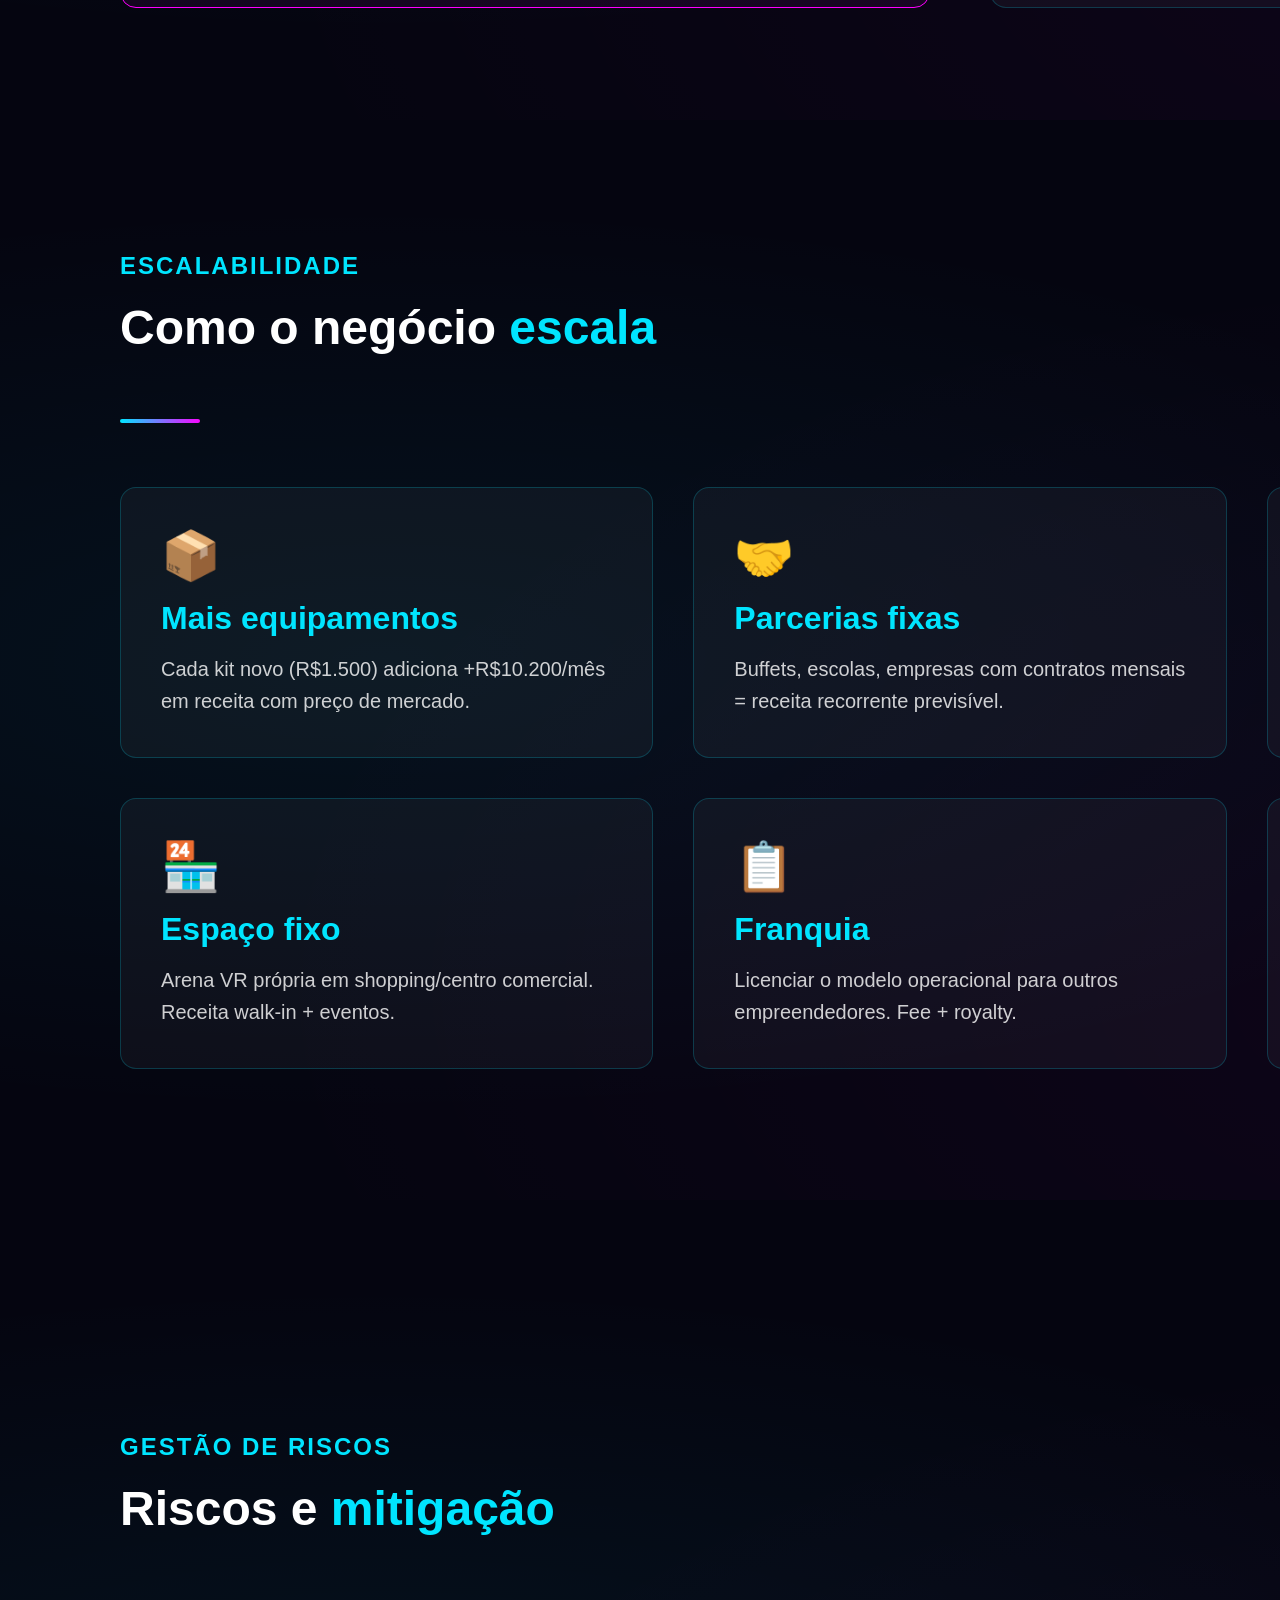
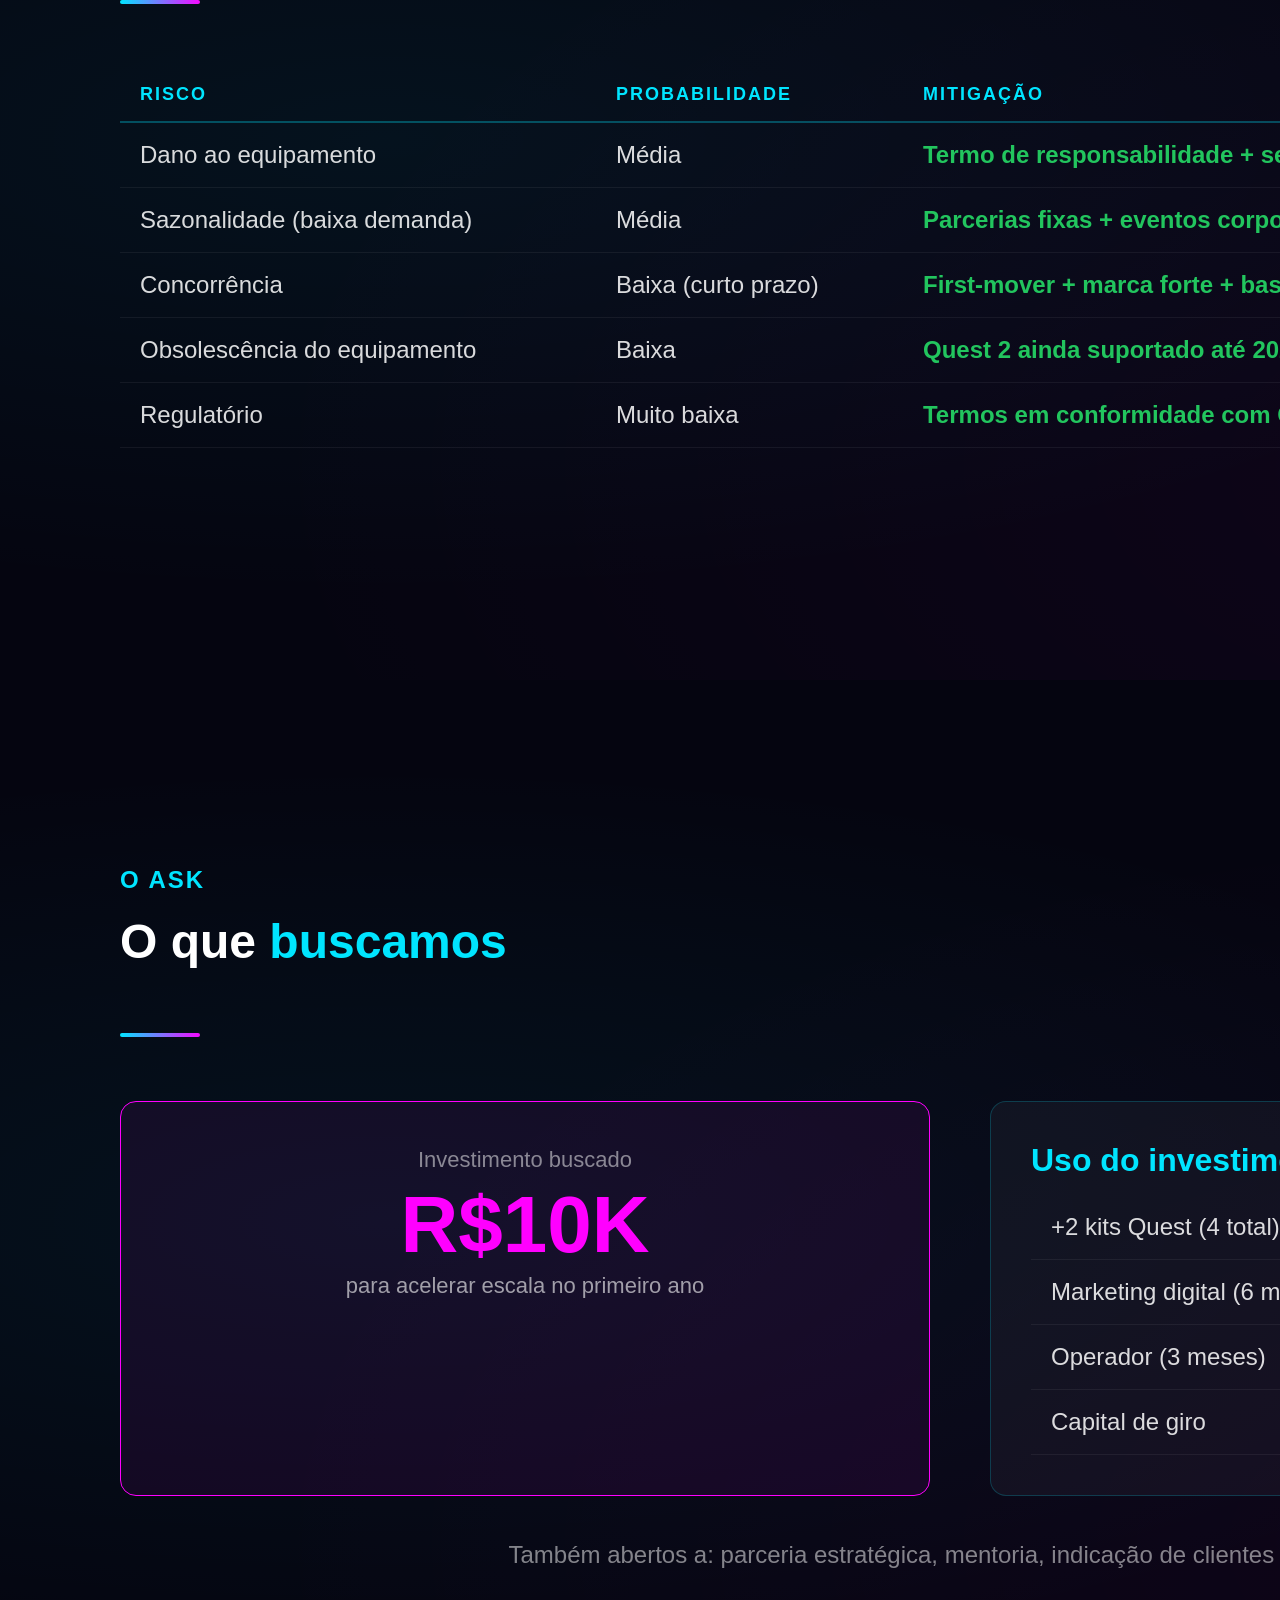
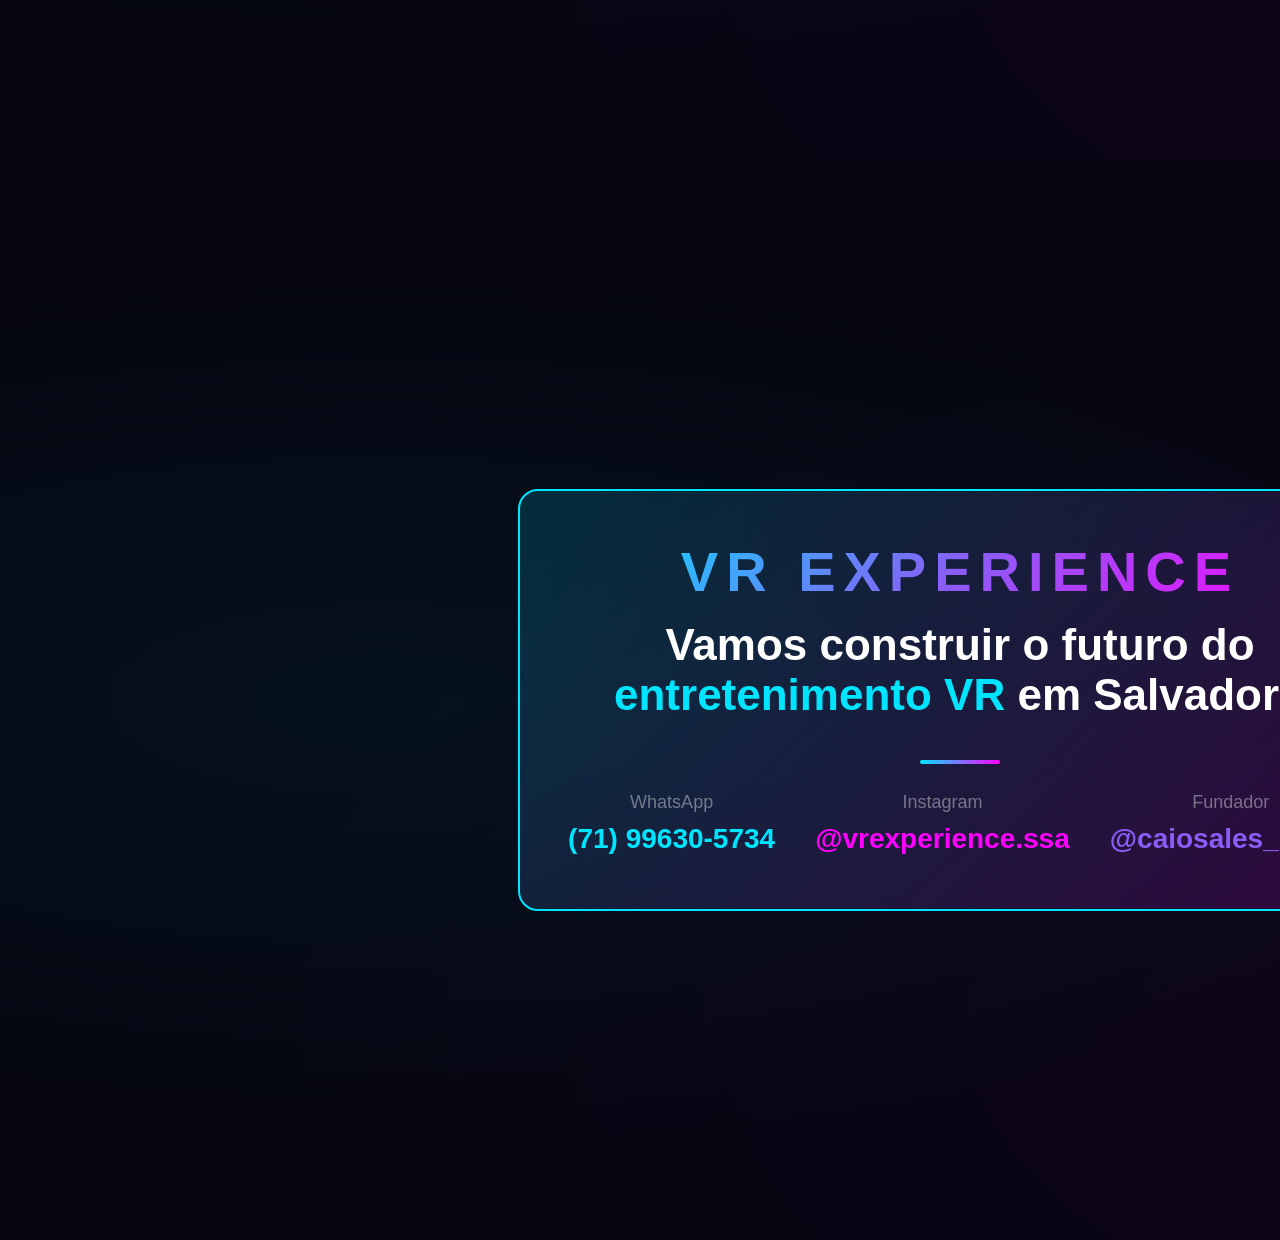
<file: presentations/pitch-investidor.html>
<!DOCTYPE html>
<html lang="pt-BR">
<head>
<meta charset="UTF-8">
<title>VR Experience - Pitch Investidor</title>
<style>
  @page { size: 1920px 1080px; margin: 0; }
  * { margin: 0; padding: 0; box-sizing: border-box; }
  body { font-family: 'Segoe UI', Arial, sans-serif; background: #050510; color: #fff; }
  .slide {
    width: 1920px; height: 1080px;
    padding: 100px 120px;
    display: flex; flex-direction: column; justify-content: center;
    position: relative; overflow: hidden;
    page-break-after: always;
    background: #050510;
  }
  .slide::before {
    content: '';
    position: absolute; inset: 0;
    background: radial-gradient(ellipse at 20% 50%, rgba(0,229,255,0.06) 0%, transparent 60%),
                radial-gradient(ellipse at 80% 80%, rgba(255,0,255,0.04) 0%, transparent 60%);
    pointer-events: none;
  }
  .slide-number { position: absolute; bottom: 40px; right: 60px; font-size: 14px; color: rgba(255,255,255,0.3); font-weight: 600; letter-spacing: 2px; }
  .logo-top { position: absolute; top: 36px; right: 60px; font-size: 13px; font-weight: 800; letter-spacing: 3px; background: linear-gradient(135deg, #00e5ff, #ff00ff); -webkit-background-clip: text; -webkit-text-fill-color: transparent; opacity: 0.5; }
  h1 { font-size: 72px; font-weight: 800; line-height: 1.1; margin-bottom: 24px; position: relative; z-index: 1; }
  h1 .accent { color: #00e5ff; }
  h1 .accent-mag { color: #ff00ff; }
  h2 { font-size: 48px; font-weight: 700; margin-bottom: 40px; position: relative; z-index: 1; }
  h2 .accent { color: #00e5ff; }
  h3 { font-size: 32px; font-weight: 600; margin-bottom: 16px; color: #00e5ff; }
  p { font-size: 28px; line-height: 1.6; color: rgba(255,255,255,0.8); position: relative; z-index: 1; }
  .subtitle { font-size: 32px; color: rgba(255,255,255,0.6); margin-top: 16px; }
  .tagline { font-size: 24px; color: #00e5ff; font-weight: 600; letter-spacing: 2px; margin-bottom: 20px; text-transform: uppercase; }
  .grid-2 { display: grid; grid-template-columns: 1fr 1fr; gap: 60px; position: relative; z-index: 1; }
  .grid-3 { display: grid; grid-template-columns: 1fr 1fr 1fr; gap: 40px; position: relative; z-index: 1; }
  .grid-4 { display: grid; grid-template-columns: 1fr 1fr 1fr 1fr; gap: 32px; position: relative; z-index: 1; }
  .card { background: rgba(255,255,255,0.04); border: 1px solid rgba(0,229,255,0.2); border-radius: 16px; padding: 40px; }
  .card.highlight { border-color: #ff00ff; background: rgba(255,0,255,0.06); }
  .card.green { border-color: #22c55e; background: rgba(34,197,94,0.06); }
  .stat { font-size: 64px; font-weight: 800; color: #00e5ff; line-height: 1; }
  .stat-label { font-size: 20px; color: rgba(255,255,255,0.6); margin-top: 8px; }
  .stat-sm { font-size: 48px; }
  .stat-mag { color: #ff00ff; }
  .stat-green { color: #22c55e; }
  ul { list-style: none; position: relative; z-index: 1; }
  ul li { font-size: 26px; line-height: 1.8; color: rgba(255,255,255,0.85); padding-left: 32px; position: relative; }
  ul li::before { content: ''; position: absolute; left: 0; top: 14px; width: 12px; height: 12px; border-radius: 50%; background: #00e5ff; }
  .cover-center { text-align: center; display: flex; flex-direction: column; align-items: center; justify-content: center; }
  .cover-logo { font-size: 96px; font-weight: 800; letter-spacing: 8px; background: linear-gradient(135deg, #00e5ff, #8b5cf6, #ff00ff); -webkit-background-clip: text; -webkit-text-fill-color: transparent; margin-bottom: 24px; }
  .divider { width: 80px; height: 4px; background: linear-gradient(90deg, #00e5ff, #ff00ff); border-radius: 2px; margin: 24px 0; }
  .cta-box { background: linear-gradient(135deg, rgba(0,229,255,0.15), rgba(255,0,255,0.15)); border: 2px solid #00e5ff; border-radius: 20px; padding: 48px; text-align: center; position: relative; z-index: 1; }
  table { width: 100%; border-collapse: collapse; position: relative; z-index: 1; }
  th { text-align: left; font-size: 18px; color: #00e5ff; text-transform: uppercase; letter-spacing: 2px; padding: 16px 20px; border-bottom: 2px solid rgba(0,229,255,0.3); }
  td { font-size: 24px; padding: 18px 20px; border-bottom: 1px solid rgba(255,255,255,0.06); color: rgba(255,255,255,0.85); }
  td.val { color: #00e5ff; font-weight: 700; }
  td.val-green { color: #22c55e; font-weight: 700; }
  .bar-container { background: rgba(255,255,255,0.06); border-radius: 8px; height: 24px; overflow: hidden; }
  .bar-fill { height: 100%; border-radius: 8px; }
</style>
</head>
<body>

<!-- Slide 1: Cover -->
<div class="slide cover-center">
  <div class="cover-logo">VR EXPERIENCE</div>
  <h1>Investimento em <span class="accent">Entretenimento VR</span></h1>
  <p class="subtitle">Oportunidade no mercado de realidade virtual a domicílio — Salvador, BA</p>
  <div class="divider" style="margin:24px auto"></div>
  <p style="font-size:22px; color:rgba(255,255,255,0.4);">Deck para Investidores · 2026</p>
  <div class="slide-number">01 / 13</div>
</div>

<!-- Slide 2: Oportunidade de Mercado -->
<div class="slide">
  <div class="logo-top">VR EXPERIENCE</div>
  <div class="tagline">Oportunidade</div>
  <h2>O mercado de <span class="accent">VR está explodindo</span></h2>
  <div class="divider"></div>
  <div class="grid-3" style="margin-top:40px">
    <div class="card">
      <div class="stat">US$67B</div>
      <div class="stat-label">Mercado global de VR em 2026</div>
      <div style="margin-top:24px;">
        <div class="stat stat-sm stat-green">+30%</div>
        <div class="stat-label">crescimento anual (CAGR)</div>
      </div>
    </div>
    <div class="card">
      <div class="stat">15M</div>
      <div class="stat-label">Meta Quest vendidos mundialmente</div>
      <div style="margin-top:24px;">
        <div class="stat stat-sm stat-mag">0</div>
        <div class="stat-label">concorrentes diretos em Salvador</div>
      </div>
    </div>
    <div class="card highlight">
      <div class="stat">3.9M</div>
      <div class="stat-label">habitantes na Grande Salvador</div>
      <div style="margin-top:24px;">
        <div class="stat stat-sm">R$210B</div>
        <div class="stat-label">PIB da região metropolitana</div>
      </div>
    </div>
  </div>
  <p style="text-align:center; margin-top:40px; font-size:22px; color:rgba(255,255,255,0.4);">Fontes: Statista 2025, IBGE 2024, Meta Platforms Inc.</p>
  <div class="slide-number">02 / 13</div>
</div>

<!-- Slide 3: Modelo de Negócio + Estratégia de Preço -->
<div class="slide">
  <div class="logo-top">VR EXPERIENCE</div>
  <div class="tagline">Estratégia de preço</div>
  <h2>Duas fases: <span class="accent">Lançamento</span> → <span class="accent" style="color:#ff00ff;">Mercado</span></h2>
  <div class="divider"></div>
  <div class="grid-2" style="margin-top:24px">
    <div>
      <table>
        <thead><tr><th>Pacote</th><th>Lançamento</th><th>Futuro</th><th>Concorrência</th></tr></thead>
        <tbody>
          <tr><td>1h — Express</td><td class="val">R$70</td><td class="val" style="color:#ff00ff;">R$150</td><td style="color:rgba(255,255,255,0.4);">~R$200</td></tr>
          <tr><td>2h — Combo</td><td class="val">R$120</td><td class="val" style="color:#ff00ff;">R$280</td><td style="color:rgba(255,255,255,0.4);">~R$400</td></tr>
          <tr><td>3h — Aniversário</td><td class="val">R$160</td><td class="val" style="color:#ff00ff;">R$450</td><td style="color:rgba(255,255,255,0.4);">R$590</td></tr>
          <tr><td>Hora Adicional</td><td class="val">R$40</td><td class="val" style="color:#ff00ff;">R$100</td><td style="color:rgba(255,255,255,0.4);">~R$150</td></tr>
        </tbody>
      </table>
      <p style="font-size:20px; color:rgba(255,255,255,0.4); margin-top:16px;">Preços futuros ~25% abaixo da concorrência — vantagem competitiva mantida</p>
    </div>
    <div>
      <div class="card green" style="margin-bottom:20px;">
        <h3 style="color:#22c55e;">Margem bruta (com Uber)</h3>
        <table style="margin-top:8px;">
          <tr><td>Custo variável/sessão</td><td class="val" style="color:#ff6b6b;">~R$58</td></tr>
          <tr><td>Margem (lançamento)</td><td class="val-green">~52%</td></tr>
          <tr><td style="font-weight:700;">Margem (preço futuro)</td><td class="val-green" style="font-size:28px;">~83%</td></tr>
        </table>
      </div>
      <div class="card highlight" style="text-align:center;">
        <p style="font-size:18px; color:rgba(255,255,255,0.5);">Aumento de ticket médio</p>
        <div class="stat stat-mag" style="font-size:56px;">+180%</div>
        <div class="stat-label">de R$120 → R$340 (ticket médio)</div>
      </div>
    </div>
  </div>
  <div class="slide-number">03 / 13</div>
</div>

<!-- Slide 4: Projeção de Receita -->
<div class="slide">
  <div class="logo-top">VR EXPERIENCE</div>
  <div class="tagline">Projeção financeira</div>
  <h2>Receita <span class="accent">projetada</span></h2>
  <div class="divider"></div>
  <div class="grid-2" style="margin-top:24px">
    <div>
      <div class="card" style="margin-bottom:20px;">
        <h3>Ano 1 — Preço de lançamento</h3>
        <table style="margin-top:12px;">
          <thead><tr><th>Item</th><th>Mensal</th></tr></thead>
          <tbody>
            <tr><td>Receita (20 sessões × R$120)</td><td class="val">R$2.400</td></tr>
            <tr><td>Custo variável (20 × R$58)</td><td class="val" style="color:#ff6b6b;">-R$1.160</td></tr>
            <tr><td>Custos fixos</td><td class="val" style="color:#ff6b6b;">-R$644</td></tr>
            <tr style="border-top:2px solid rgba(0,229,255,0.3);">
              <td style="font-weight:700;">Lucro líquido/mês</td>
              <td class="val-green" style="font-size:24px;">R$596</td>
            </tr>
          </tbody>
        </table>
        <div style="margin-top:12px; text-align:center;">
          <div class="stat" style="font-size:40px;">R$7.152</div>
          <div class="stat-label">lucro líquido anual (cenário realista)</div>
        </div>
      </div>
    </div>
    <div>
      <div class="card highlight" style="margin-bottom:20px;">
        <h3 style="color:#ff00ff;">Ano 2 — Preço de mercado + funcionário</h3>
        <table style="margin-top:12px;">
          <thead><tr><th>Item</th><th>Mensal</th></tr></thead>
          <tbody>
            <tr><td>Receita (30 sessões × R$340)</td><td class="val" style="color:#ff00ff;">R$10.200</td></tr>
            <tr><td>Custo variável (30 × R$58)</td><td class="val" style="color:#ff6b6b;">-R$1.740</td></tr>
            <tr><td>Custos fixos (imposto ~6% = R$612)</td><td class="val" style="color:#ff6b6b;">-R$1.112</td></tr>
            <tr><td>Funcionário (salário+encargos+VT/VR)</td><td class="val" style="color:#ff6b6b;">-R$2.350</td></tr>
            <tr style="border-top:2px solid rgba(255,0,255,0.3);">
              <td style="font-weight:700;">Lucro líquido/mês</td>
              <td class="val-green" style="font-size:24px;">R$4.998</td>
            </tr>
          </tbody>
        </table>
        <div style="margin-top:12px; text-align:center;">
          <div class="stat stat-green" style="font-size:40px;">R$59.976</div>
          <div class="stat-label">lucro líquido anual (cenário realista)</div>
        </div>
      </div>
    </div>
  </div>
  <div style="display:flex; gap:32px; margin-top:12px; position:relative; z-index:1;">
    <div class="card" style="flex:1; text-align:center; padding:20px;">
      <p style="font-size:18px; color:rgba(255,255,255,0.4);">Crescimento Ano 1 → Ano 2</p>
      <div class="stat stat-green" style="font-size:48px;">+739%</div>
    </div>
    <div class="card" style="flex:1; text-align:center; padding:20px;">
      <p style="font-size:18px; color:rgba(255,255,255,0.4);">Escala Ano 2</p>
      <ul style="font-size:18px; text-align:left; margin-top:8px;">
        <li style="font-size:18px;">4 kits Quest + operador contratado</li>
        <li style="font-size:18px;">Parcerias fixas com buffets e escolas</li>
        <li style="font-size:18px;">Expansão: Feira de Santana, Camaçari</li>
      </ul>
    </div>
  </div>
  <div class="slide-number">04 / 13</div>
</div>

<!-- Slide 5: Custos Operacionais Reais -->
<div class="slide">
  <div class="logo-top">VR EXPERIENCE</div>
  <div class="tagline">Custos reais</div>
  <h2>Custos <span class="accent">operacionais</span> detalhados</h2>
  <div class="divider"></div>
  <div class="grid-2" style="margin-top:24px">
    <div>
      <div class="card" style="margin-bottom:20px;">
        <h3>Custo variável por sessão</h3>
        <table style="margin-top:12px;">
          <tr><td>Uber ida + volta (média Salvador)</td><td class="val" style="color:#ff6b6b;">~R$50</td></tr>
          <tr><td>Desgaste equipamento</td><td class="val" style="color:#ff6b6b;">~R$5</td></tr>
          <tr><td>Higienização</td><td class="val" style="color:#ff6b6b;">~R$3</td></tr>
          <tr style="border-top:2px solid rgba(255,107,107,0.3);">
            <td style="font-weight:700;">Total variável/sessão</td>
            <td class="val" style="color:#ff6b6b; font-size:28px;">~R$58</td>
          </tr>
        </table>
      </div>
      <div class="card">
        <h3>Margem por sessão (lançamento)</h3>
        <table style="margin-top:12px;">
          <tr><td>Ticket médio</td><td class="val">R$120</td></tr>
          <tr><td>Custo variável</td><td class="val" style="color:#ff6b6b;">-R$58</td></tr>
          <tr style="border-top:2px solid rgba(0,229,255,0.3);">
            <td style="font-weight:700;">Lucro bruto/sessão</td>
            <td class="val-green" style="font-size:28px;">R$62</td>
          </tr>
        </table>
      </div>
    </div>
    <div>
      <div class="card" style="margin-bottom:20px;">
        <h3 style="color:#ff00ff;">Custos fixos mensais</h3>
        <table style="margin-top:12px;">
          <tr><td>Contabilidade (MEI/ME)</td><td class="val" style="color:#ff6b6b;">R$200</td></tr>
          <tr><td>Imposto Simples Nacional (~6%)</td><td class="val" style="color:#ff6b6b;">~R$144</td></tr>
          <tr><td>Internet + celular (WhatsApp)</td><td class="val" style="color:#ff6b6b;">R$100</td></tr>
          <tr><td>Marketing (anúncios Instagram)</td><td class="val" style="color:#ff6b6b;">R$200</td></tr>
          <tr style="border-top:2px solid rgba(255,0,255,0.3);">
            <td style="font-weight:700;">Total fixo/mês</td>
            <td class="val" style="color:#ff6b6b; font-size:28px;">~R$644</td>
          </tr>
        </table>
      </div>
      <div class="card highlight" style="margin-bottom:20px;">
        <h3 style="color:#ff00ff;">Ano 2: + Funcionário</h3>
        <table style="margin-top:12px;">
          <tr><td>Salário (monitor/operador)</td><td class="val" style="color:#ff6b6b;">R$1.500</td></tr>
          <tr><td>Encargos (~30% MEI/CLT)</td><td class="val" style="color:#ff6b6b;">R$450</td></tr>
          <tr><td>VT + VR</td><td class="val" style="color:#ff6b6b;">R$400</td></tr>
          <tr style="border-top:2px solid rgba(255,0,255,0.3);">
            <td style="font-weight:700;">Total funcionário/mês</td>
            <td class="val" style="color:#ff6b6b; font-size:28px;">R$2.350</td>
          </tr>
        </table>
      </div>
    </div>
  </div>
  <div class="slide-number">05 / 13</div>
</div>

<!-- Slide 6: Investimento Inicial -->
<div class="slide">
  <div class="logo-top">VR EXPERIENCE</div>
  <div class="tagline">Investimento</div>
  <h2>Investimento <span class="accent">baixo</span>, retorno <span class="accent">rápido</span></h2>
  <div class="divider"></div>
  <div class="grid-2" style="margin-top:32px">
    <div>
      <div class="card">
        <h3>Investimento Inicial</h3>
        <table style="margin-top:16px;">
          <tr><td>2x Meta Quest 2 (128GB)</td><td class="val">R$2.500</td></tr>
          <tr><td>Acessórios (straps, cases, proteções)</td><td class="val">R$600</td></tr>
          <tr><td>Jogos e licenças</td><td class="val">R$400</td></tr>
          <tr><td>Marketing inicial (Instagram, site)</td><td class="val">R$300</td></tr>
          <tr><td>Capital de giro (3 meses)</td><td class="val">R$700</td></tr>
          <tr style="border-top:2px solid rgba(0,229,255,0.3);">
            <td style="font-weight:700; font-size:28px;">TOTAL</td>
            <td class="val" style="font-size:36px;">R$4.500</td>
          </tr>
        </table>
      </div>
    </div>
    <div>
      <div class="card highlight" style="text-align:center; margin-bottom:24px;">
        <p style="font-size:22px; color:rgba(255,255,255,0.5);">Payback (cenário realista)</p>
        <div class="stat stat-mag" style="font-size:80px;">2-3</div>
        <div class="stat-label" style="font-size:24px;">meses para recuperar investimento</div>
      </div>
      <div class="card green" style="text-align:center;">
        <p style="font-size:22px; color:rgba(255,255,255,0.5);">ROI Ano 1</p>
        <div class="stat stat-green" style="font-size:80px;">1.233%</div>
        <div class="stat-label" style="font-size:24px;">ROI Ano 2 (lucro líquido real)</div>
      </div>
    </div>
  </div>
  <div class="slide-number">06 / 13</div>
</div>

<!-- Slide 6: Vantagem Competitiva -->
<div class="slide">
  <div class="logo-top">VR EXPERIENCE</div>
  <div class="tagline">Vantagem competitiva</div>
  <h2><span class="accent">Primeiro</span> no mercado de Salvador</h2>
  <div class="divider"></div>
  <div class="grid-2" style="margin-top:40px">
    <div>
      <div class="card" style="margin-bottom:24px;">
        <h3>First-mover advantage</h3>
        <ul style="margin-top:16px;">
          <li>Zero concorrentes diretos em Salvador</li>
          <li>Marca registrada + presença digital</li>
          <li>Base de clientes construída desde o início</li>
          <li>Relacionamento com buffets e escolas</li>
        </ul>
      </div>
    </div>
    <div>
      <div class="card" style="margin-bottom:24px;">
        <h3>Barreiras de entrada</h3>
        <ul style="margin-top:16px;">
          <li>Conhecimento técnico em VR</li>
          <li>Curadoria de jogos por faixa etária</li>
          <li>Processo operacional testado</li>
          <li>Reputação e reviews acumulados</li>
        </ul>
      </div>
    </div>
  </div>
  <div class="slide-number">07 / 13</div>
</div>

<!-- Slide 7: Roadmap -->
<div class="slide">
  <div class="logo-top">VR EXPERIENCE</div>
  <div class="tagline">Roadmap</div>
  <h2>Plano de <span class="accent">crescimento</span></h2>
  <div class="divider"></div>
  <div class="grid-4" style="margin-top:40px">
    <div class="card" style="border-top:4px solid #00e5ff;">
      <h3 style="font-size:20px;">Q2 2026</h3>
      <p style="font-size:18px; color:#00e5ff; font-weight:600; margin-bottom:12px;">LANÇAMENTO</p>
      <ul style="font-size:18px;">
        <li style="font-size:18px;">2 headsets disponíveis (2° = +R$40)</li>
        <li style="font-size:18px;">Site + Instagram ativos</li>
        <li style="font-size:18px;">10-15 sessões/mês</li>
        <li style="font-size:18px;">Salvador + Lauro</li>
      </ul>
    </div>
    <div class="card" style="border-top:4px solid #8b5cf6;">
      <h3 style="font-size:20px;">Q4 2026</h3>
      <p style="font-size:18px; color:#8b5cf6; font-weight:600; margin-bottom:12px;">TRAÇÃO</p>
      <ul style="font-size:18px;">
        <li style="font-size:18px;">4 headsets</li>
        <li style="font-size:18px;">Parcerias com buffets</li>
        <li style="font-size:18px;">20-25 sessões/mês</li>
        <li style="font-size:18px;">1 operador contratado</li>
      </ul>
    </div>
    <div class="card" style="border-top:4px solid #ff00ff;">
      <h3 style="font-size:20px;">2027</h3>
      <p style="font-size:18px; color:#ff00ff; font-weight:600; margin-bottom:12px;">ESCALA</p>
      <ul style="font-size:18px;">
        <li style="font-size:18px;">6+ headsets (Quest 3)</li>
        <li style="font-size:18px;">Expansão regional</li>
        <li style="font-size:18px;">40+ sessões/mês</li>
        <li style="font-size:18px;">Modelo franquia</li>
      </ul>
    </div>
    <div class="card" style="border-top:4px solid #22c55e;">
      <h3 style="font-size:20px;">2028</h3>
      <p style="font-size:18px; color:#22c55e; font-weight:600; margin-bottom:12px;">DOMÍNIO</p>
      <ul style="font-size:18px;">
        <li style="font-size:18px;">Multi-cidade (NE)</li>
        <li style="font-size:18px;">Espaço fixo próprio</li>
        <li style="font-size:18px;">Eventos corporativos</li>
        <li style="font-size:18px;">Receita R$300K+/ano</li>
      </ul>
    </div>
  </div>
  <div class="slide-number">08 / 13</div>
</div>

<!-- Slide 8: Equipe -->
<div class="slide">
  <div class="logo-top">VR EXPERIENCE</div>
  <div class="tagline">Quem somos</div>
  <h2>A <span class="accent">equipe</span></h2>
  <div class="divider"></div>
  <div class="grid-2" style="margin-top:40px">
    <div class="card highlight" style="text-align:center;">
      <div style="width:120px; height:120px; border-radius:50%; background:linear-gradient(135deg, #00e5ff, #ff00ff); margin:0 auto 24px; display:flex; align-items:center; justify-content:center; font-size:48px; font-weight:800;">CS</div>
      <h3>Caio Sales</h3>
      <p style="font-size:22px; color:#ff00ff; font-weight:600;">Fundador & Operador</p>
      <p style="font-size:20px; margin-top:16px;">Empreendedor digital com experiência em e-commerce e vendas online. Conhecimento profundo em tecnologia e experiência do cliente.</p>
      <p style="font-size:18px; color:rgba(255,255,255,0.4); margin-top:12px;">@caiosales_ecom</p>
    </div>
    <div>
      <div class="card" style="margin-bottom:24px;">
        <h3>Competências-chave</h3>
        <ul style="margin-top:16px;">
          <li>E-commerce e vendas digitais</li>
          <li>Marketing digital e redes sociais</li>
          <li>Operação e logística</li>
          <li>Tecnologia e inovação</li>
          <li>Atendimento ao cliente</li>
        </ul>
      </div>
      <div class="card">
        <h3>Próximas contratações</h3>
        <ul style="margin-top:16px;">
          <li>Operador/Monitor VR (Q4 2026)</li>
          <li>Social Media (Q1 2027)</li>
        </ul>
      </div>
    </div>
  </div>
  <div class="slide-number">09 / 13</div>
</div>

<!-- Slide 9: Modelo de Escala -->
<div class="slide">
  <div class="logo-top">VR EXPERIENCE</div>
  <div class="tagline">Escalabilidade</div>
  <h2>Como o negócio <span class="accent">escala</span></h2>
  <div class="divider"></div>
  <div class="grid-3" style="margin-top:40px">
    <div class="card">
      <div style="font-size:48px; margin-bottom:16px;">📦</div>
      <h3>Mais equipamentos</h3>
      <p style="font-size:20px">Cada kit novo (R$1.500) adiciona +R$10.200/mês em receita com preço de mercado.</p>
    </div>
    <div class="card">
      <div style="font-size:48px; margin-bottom:16px;">🤝</div>
      <h3>Parcerias fixas</h3>
      <p style="font-size:20px">Buffets, escolas, empresas com contratos mensais = receita recorrente previsível.</p>
    </div>
    <div class="card">
      <div style="font-size:48px; margin-bottom:16px;">🗺️</div>
      <h3>Expansão geográfica</h3>
      <p style="font-size:20px">Modelo replicável: mesmo playbook para Feira de Santana, Camaçari, Recife.</p>
    </div>
    <div class="card">
      <div style="font-size:48px; margin-bottom:16px;">🏪</div>
      <h3>Espaço fixo</h3>
      <p style="font-size:20px">Arena VR própria em shopping/centro comercial. Receita walk-in + eventos.</p>
    </div>
    <div class="card">
      <div style="font-size:48px; margin-bottom:16px;">📋</div>
      <h3>Franquia</h3>
      <p style="font-size:20px">Licenciar o modelo operacional para outros empreendedores. Fee + royalty.</p>
    </div>
    <div class="card">
      <div style="font-size:48px; margin-bottom:16px;">🎓</div>
      <h3>VR Educacional</h3>
      <p style="font-size:20px">Pacotes para escolas: aulas imersivas de história, ciência, geografia.</p>
    </div>
  </div>
  <div class="slide-number">10 / 13</div>
</div>

<!-- Slide 10: Riscos e Mitigação -->
<div class="slide">
  <div class="logo-top">VR EXPERIENCE</div>
  <div class="tagline">Gestão de riscos</div>
  <h2>Riscos e <span class="accent">mitigação</span></h2>
  <div class="divider"></div>
  <table style="margin-top:40px;">
    <thead><tr><th>Risco</th><th>Probabilidade</th><th>Mitigação</th></tr></thead>
    <tbody>
      <tr><td>Dano ao equipamento</td><td>Média</td><td class="val-green">Termo de responsabilidade + seguro + tabela de reposição</td></tr>
      <tr><td>Sazonalidade (baixa demanda)</td><td>Média</td><td class="val-green">Parcerias fixas + eventos corporativos + escolas</td></tr>
      <tr><td>Concorrência</td><td>Baixa (curto prazo)</td><td class="val-green">First-mover + marca forte + base de clientes</td></tr>
      <tr><td>Obsolescência do equipamento</td><td>Baixa</td><td class="val-green">Quest 2 ainda suportado até 2028+ | upgrade planejado</td></tr>
      <tr><td>Regulatório</td><td>Muito baixa</td><td class="val-green">Termos em conformidade com CDC + LGPD + Código Civil</td></tr>
    </tbody>
  </table>
  <div class="slide-number">11 / 13</div>
</div>

<!-- Slide 11: O que buscamos -->
<div class="slide">
  <div class="logo-top">VR EXPERIENCE</div>
  <div class="tagline">O ask</div>
  <h2>O que <span class="accent">buscamos</span></h2>
  <div class="divider"></div>
  <div class="grid-2" style="margin-top:40px">
    <div class="card highlight" style="text-align:center;">
      <p style="font-size:22px; color:rgba(255,255,255,0.5); margin-bottom:8px;">Investimento buscado</p>
      <div class="stat stat-mag" style="font-size:80px;">R$10K</div>
      <div class="stat-label" style="font-size:22px;">para acelerar escala no primeiro ano</div>
    </div>
    <div>
      <div class="card">
        <h3>Uso do investimento</h3>
        <table style="margin-top:16px;">
          <tr><td>+2 kits Quest (4 total)</td><td class="val">R$3.000</td></tr>
          <tr><td>Marketing digital (6 meses)</td><td class="val">R$3.000</td></tr>
          <tr><td>Operador (3 meses)</td><td class="val">R$2.500</td></tr>
          <tr><td>Capital de giro</td><td class="val">R$1.500</td></tr>
        </table>
      </div>
    </div>
  </div>
  <p style="text-align:center; margin-top:40px; font-size:24px; color:rgba(255,255,255,0.5);">Também abertos a: parceria estratégica, mentoria, indicação de clientes corporativos</p>
  <div class="slide-number">12 / 13</div>
</div>

<!-- Slide 12: CTA -->
<div class="slide cover-center">
  <div class="cta-box" style="max-width:900px;">
    <div class="cover-logo" style="font-size:56px; margin-bottom:16px;">VR EXPERIENCE</div>
    <h2 style="font-size:44px;">Vamos construir o futuro do<br><span class="accent">entretenimento VR</span> em Salvador?</h2>
    <div class="divider" style="margin:24px auto"></div>
    <div style="display:flex; gap:40px; justify-content:center; flex-wrap:wrap; margin-top:24px;">
      <div>
        <p style="font-size:18px; color:rgba(255,255,255,0.4);">WhatsApp</p>
        <p style="font-size:28px; font-weight:700; color:#00e5ff;">(71) 99630-5734</p>
      </div>
      <div>
        <p style="font-size:18px; color:rgba(255,255,255,0.4);">Instagram</p>
        <p style="font-size:28px; font-weight:700; color:#ff00ff;">@vrexperience.ssa</p>
      </div>
      <div>
        <p style="font-size:18px; color:rgba(255,255,255,0.4);">Fundador</p>
        <p style="font-size:28px; font-weight:700; color:#8b5cf6;">@caiosales_ecom</p>
      </div>
    </div>
  </div>
  <div class="slide-number">13 / 13</div>
</div>

</body>
</html>
</file>
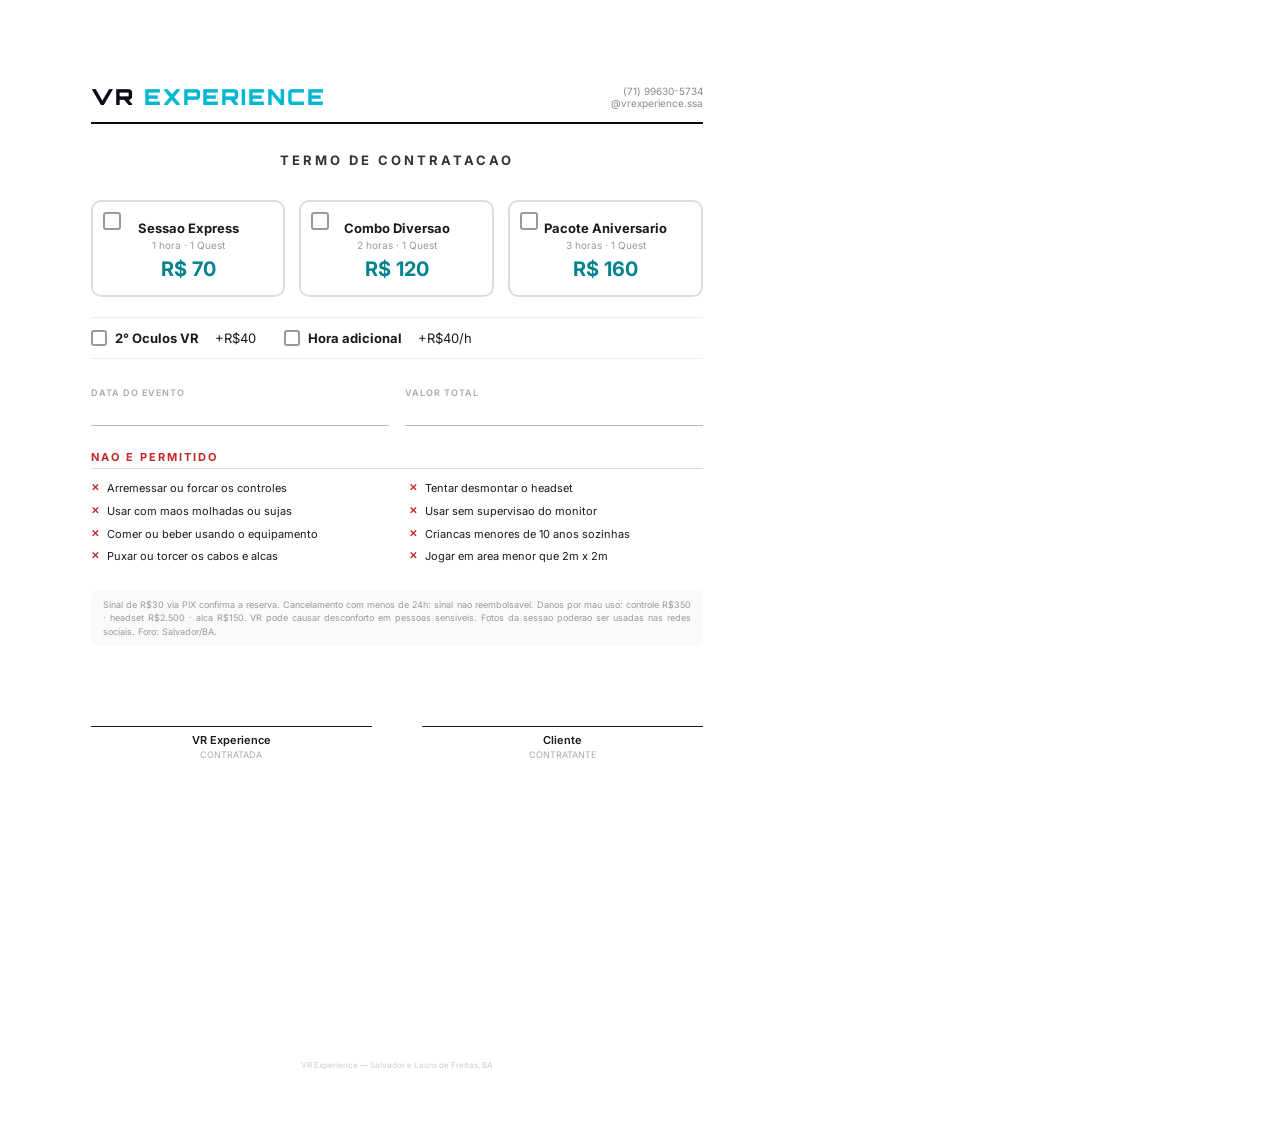
<file: presentations/termo-assinatura.html>
<!DOCTYPE html>
<html lang="pt-BR">
<head>
<meta charset="UTF-8">
<title>Termo — VR Experience</title>
<style>
  @import url('https://fonts.googleapis.com/css2?family=Inter:wght@400;600;700&family=Orbitron:wght@700;900&display=swap');

  *, *::before, *::after { margin: 0; padding: 0; box-sizing: border-box; }
  @page { size: A4; margin: 0; }

  body {
    font-family: 'Inter', sans-serif;
    font-size: 13px;
    color: #1a1a1a;
    background: #fff;
    width: 210mm;
  }

  .page {
    width: 210mm;
    min-height: 297mm;
    padding: 22mm 24mm 20mm;
    position: relative;
  }

  /* Header */
  .header {
    display: flex;
    justify-content: space-between;
    align-items: center;
    padding-bottom: 12px;
    border-bottom: 2.5px solid #0a0a1a;
    margin-bottom: 28px;
  }

  .brand {
    font-family: 'Orbitron', monospace;
    font-weight: 900;
    font-size: 22px;
    color: #0a0a1a;
    letter-spacing: 2px;
  }

  .brand span { color: #00b8d4; }

  .contact {
    text-align: right;
    font-size: 10px;
    color: #888;
  }

  /* Title */
  .title {
    text-align: center;
    font-size: 13px;
    font-weight: 700;
    text-transform: uppercase;
    letter-spacing: 3px;
    margin-bottom: 32px;
    color: #333;
  }

  /* Package options */
  .options {
    display: flex;
    gap: 14px;
    margin-bottom: 20px;
  }

  .opt {
    flex: 1;
    border: 2px solid #ddd;
    border-radius: 10px;
    padding: 18px 14px 14px;
    text-align: center;
    position: relative;
  }

  .opt-check {
    width: 18px;
    height: 18px;
    border: 2px solid #999;
    border-radius: 3px;
    position: absolute;
    top: 10px;
    left: 10px;
  }

  .opt-name {
    font-weight: 700;
    font-size: 13px;
    margin-bottom: 3px;
  }

  .opt-info {
    font-size: 10px;
    color: #999;
  }

  .opt-price {
    font-size: 20px;
    font-weight: 700;
    color: #00838f;
    margin-top: 6px;
  }

  /* Extras */
  .extras {
    display: flex;
    gap: 28px;
    margin-bottom: 28px;
    padding: 12px 0;
    border-top: 1px solid #eee;
    border-bottom: 1px solid #eee;
  }

  .extra-item {
    display: flex;
    align-items: center;
    gap: 8px;
    font-size: 13px;
  }

  .extra-box {
    width: 16px;
    height: 16px;
    border: 2px solid #999;
    border-radius: 3px;
    flex-shrink: 0;
  }

  /* Date line */
  .date-line {
    display: flex;
    gap: 16px;
    margin-bottom: 24px;
  }

  .date-field {
    flex: 1;
  }

  .date-field label {
    font-size: 9px;
    font-weight: 600;
    text-transform: uppercase;
    letter-spacing: 1px;
    color: #aaa;
    display: block;
    margin-bottom: 4px;
  }

  .date-field .line {
    border-bottom: 1px solid #bbb;
    height: 24px;
  }

  /* Rules */
  .rules {
    margin-bottom: 20px;
  }

  .rules-title {
    font-size: 11px;
    font-weight: 700;
    text-transform: uppercase;
    letter-spacing: 2px;
    color: #c62828;
    margin-bottom: 10px;
    padding-bottom: 4px;
    border-bottom: 1px solid #ffcdd2;
  }

  .rule-list {
    list-style: none;
    padding: 0;
    columns: 2;
    column-gap: 24px;
    font-size: 11px;
    line-height: 1.7;
  }

  .rule-list li {
    padding-left: 16px;
    position: relative;
    break-inside: avoid;
    margin-bottom: 4px;
  }

  .rule-list li::before {
    content: '\2715';
    position: absolute;
    left: 0;
    color: #c62828;
    font-weight: 700;
    font-size: 10px;
  }

  /* Terms */
  .terms {
    font-size: 9px;
    color: #999;
    line-height: 1.5;
    text-align: justify;
    padding: 8px 12px;
    background: #fafafa;
    border-radius: 6px;
    margin-bottom: 20px;
  }

  /* Signatures */
  .sigs {
    display: flex;
    gap: 50px;
    margin-top: 20px;
  }

  .sig {
    flex: 1;
    text-align: center;
  }

  .sig-line {
    border-top: 1px solid #1a1a1a;
    margin-top: 60px;
    padding-top: 6px;
    font-size: 11px;
    font-weight: 600;
  }

  .sig-sub {
    font-size: 9px;
    color: #aaa;
    margin-top: 2px;
  }

  /* Footer */
  .footer {
    position: absolute;
    bottom: 14mm;
    left: 24mm;
    right: 24mm;
    text-align: center;
    font-size: 8px;
    color: #ccc;
  }
</style>
</head>
<body>

<div class="page">
  <div class="header">
    <div class="brand">VR <span>EXPERIENCE</span></div>
    <div class="contact">(71) 99630-5734<br>@vrexperience.ssa</div>
  </div>

  <div class="title">Termo de Contratacao</div>

  <!-- Pacotes -->
  <div class="options">
    <div class="opt">
      <div class="opt-check"></div>
      <div class="opt-name">Sessao Express</div>
      <div class="opt-info">1 hora · 1 Quest</div>
      <div class="opt-price">R$ 70</div>
    </div>
    <div class="opt">
      <div class="opt-check"></div>
      <div class="opt-name">Combo Diversao</div>
      <div class="opt-info">2 horas · 1 Quest</div>
      <div class="opt-price">R$ 120</div>
    </div>
    <div class="opt">
      <div class="opt-check"></div>
      <div class="opt-name">Pacote Aniversario</div>
      <div class="opt-info">3 horas · 1 Quest</div>
      <div class="opt-price">R$ 160</div>
    </div>
  </div>

  <!-- Adicionais -->
  <div class="extras">
    <div class="extra-item"><div class="extra-box"></div> <strong>2° Oculos VR</strong>&nbsp; +R$40</div>
    <div class="extra-item"><div class="extra-box"></div> <strong>Hora adicional</strong>&nbsp; +R$40/h</div>
  </div>

  <!-- Data e valor -->
  <div class="date-line">
    <div class="date-field"><label>Data do evento</label><div class="line"></div></div>
    <div class="date-field"><label>Valor total</label><div class="line"></div></div>
  </div>

  <!-- Regras de uso -->
  <div class="rules">
    <div class="rules-title">Nao e permitido</div>
    <ul class="rule-list">
      <li>Arremessar ou forcar os controles</li>
      <li>Usar com maos molhadas ou sujas</li>
      <li>Comer ou beber usando o equipamento</li>
      <li>Puxar ou torcer os cabos e alcas</li>
      <li>Tentar desmontar o headset</li>
      <li>Usar sem supervisao do monitor</li>
      <li>Criancas menores de 10 anos sozinhas</li>
      <li>Jogar em area menor que 2m x 2m</li>
    </ul>
  </div>

  <!-- Termos -->
  <div class="terms">
    Sinal de R$30 via PIX confirma a reserva. Cancelamento com menos de 24h: sinal nao reembolsavel. Danos por mau uso: controle R$350 · headset R$2.500 · alca R$150. VR pode causar desconforto em pessoas sensiveis. Fotos da sessao poderao ser usadas nas redes sociais. Foro: Salvador/BA.
  </div>

  <!-- Assinaturas -->
  <div class="sigs">
    <div class="sig">
      <div class="sig-line">VR Experience</div>
      <div class="sig-sub">CONTRATADA</div>
    </div>
    <div class="sig">
      <div class="sig-line">Cliente</div>
      <div class="sig-sub">CONTRATANTE</div>
    </div>
  </div>

  <div class="footer">VR Experience — Salvador e Lauro de Freitas, BA</div>
</div>

</body>
</html>
</file>
